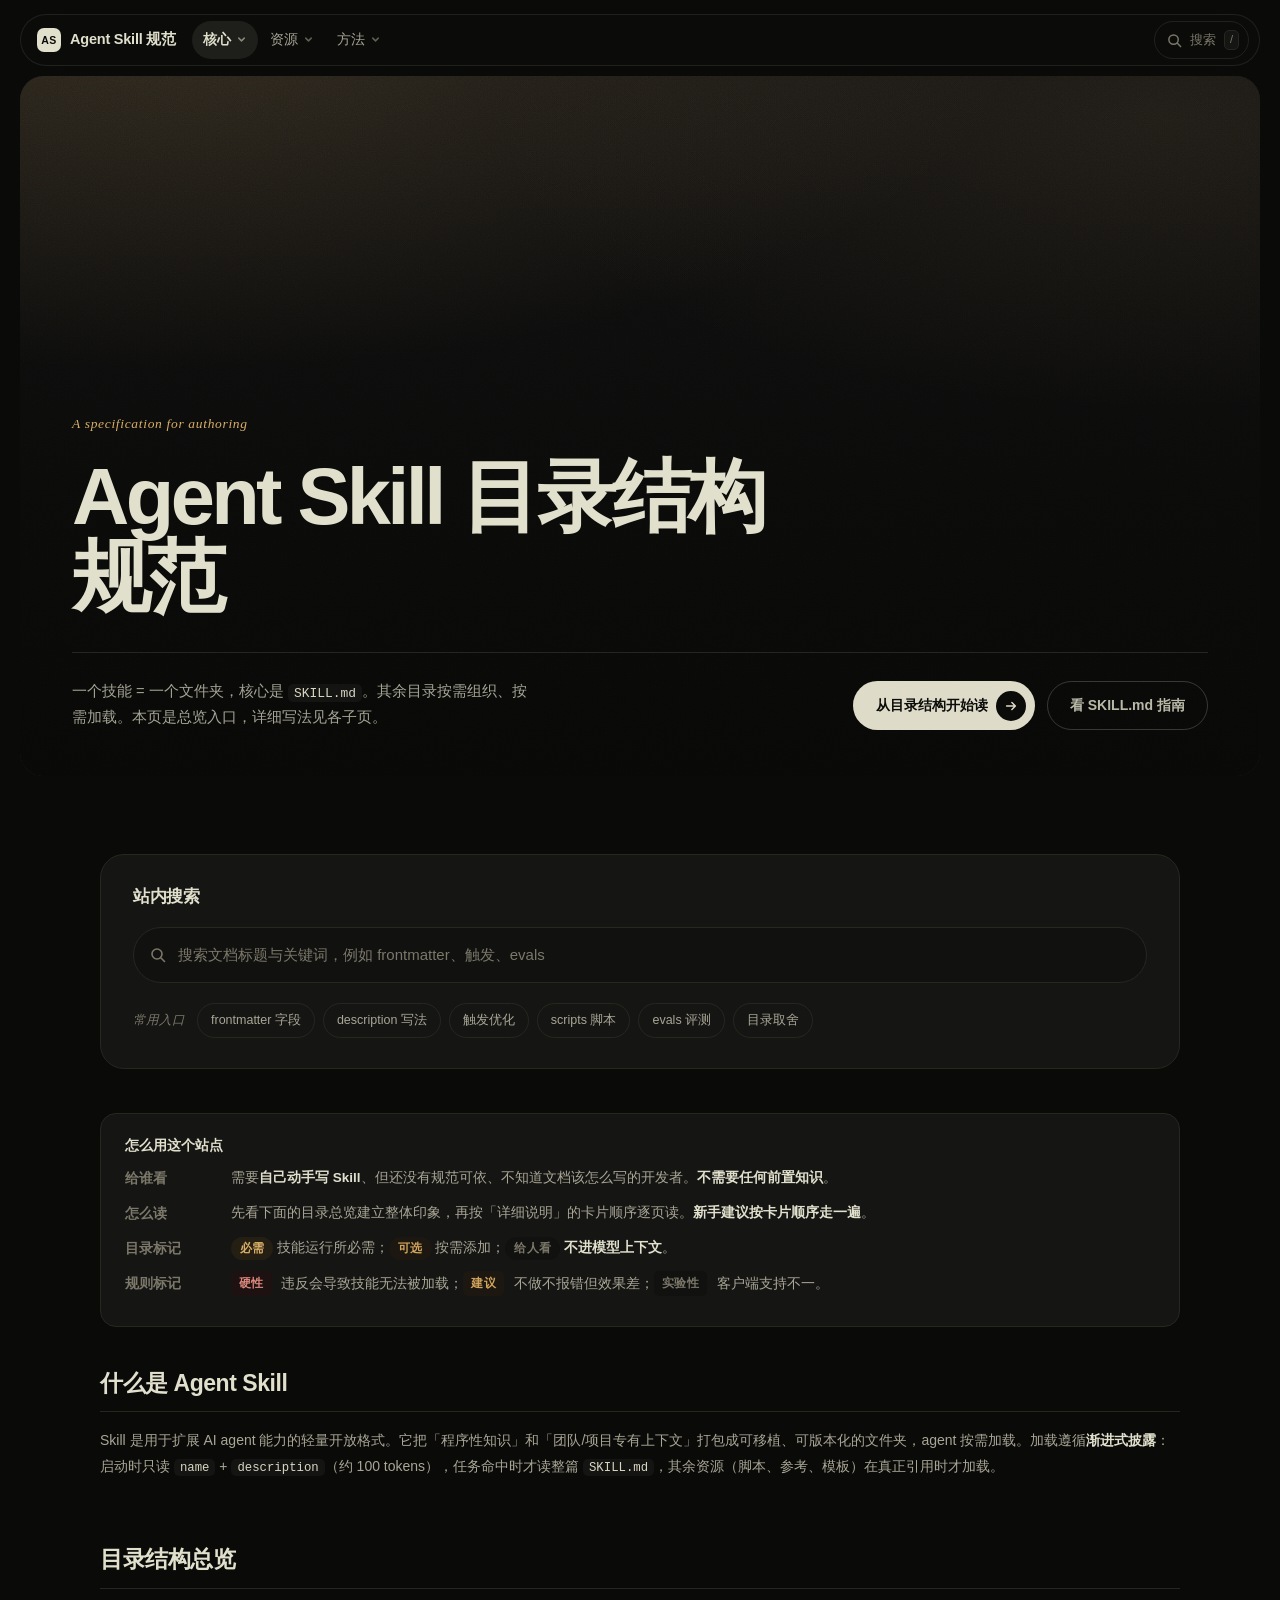
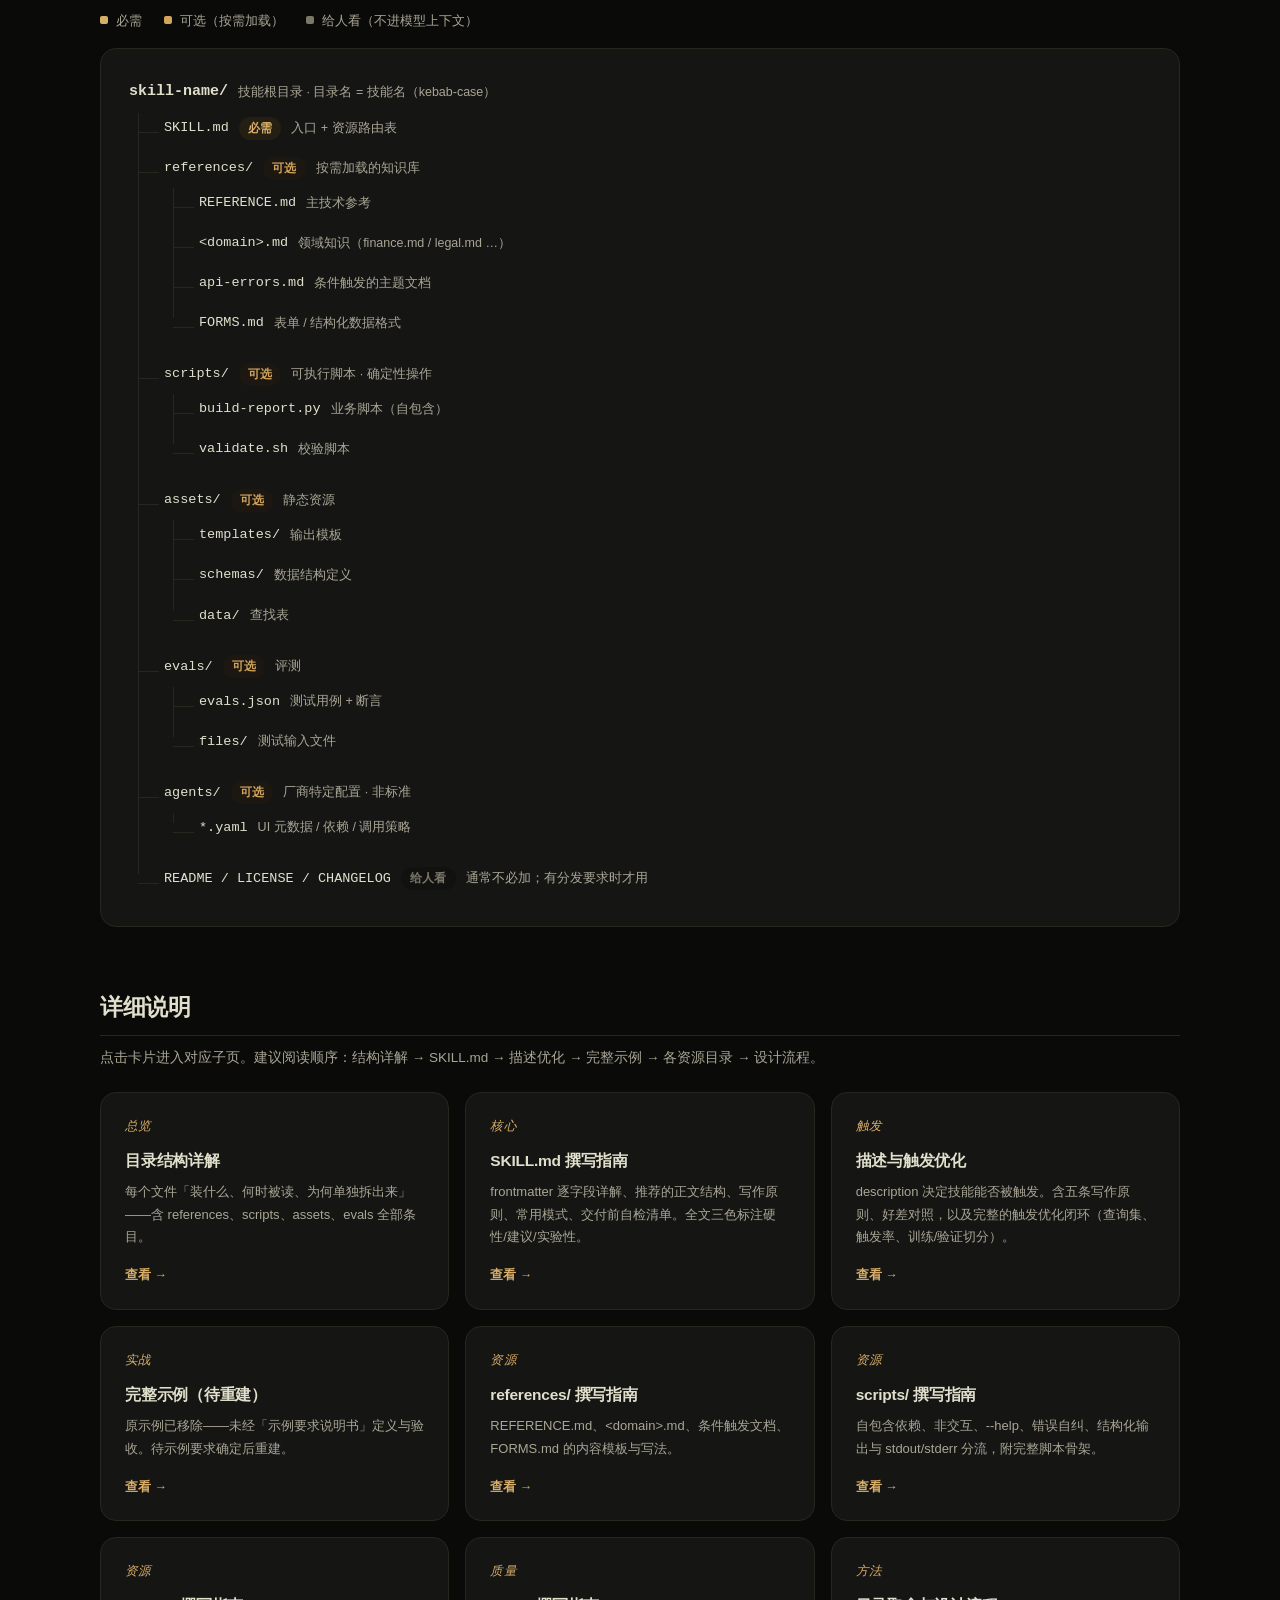
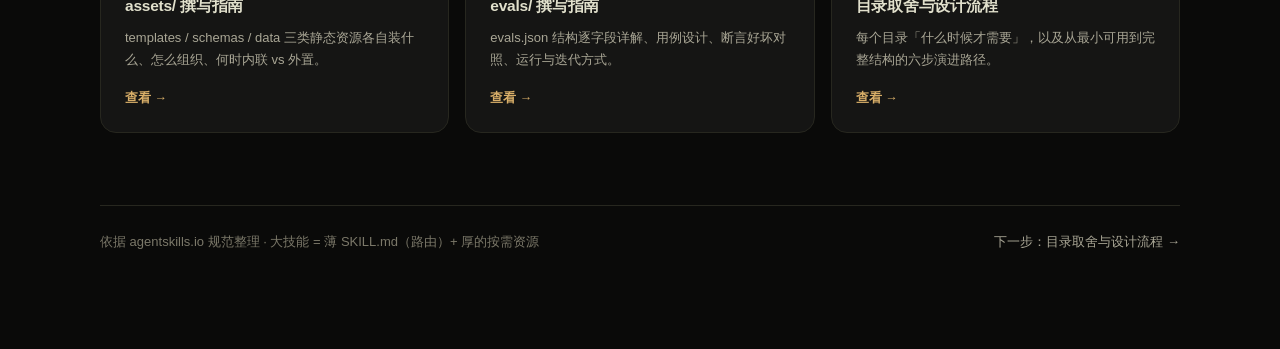
<file: index.html>
<!DOCTYPE html>
<html lang="zh-CN">
<head>
<meta charset="UTF-8">
<meta name="viewport" content="width=device-width, initial-scale=1">
<title>Agent Skill 目录结构规范</title>
<meta name="description" content="Agent Skill 撰写规范站点：目录结构、SKILL.md 写法、描述与触发、各资源目录与设计流程。">
<link rel="stylesheet" href="skill-spec.css">
</head>
<body class="theme-dark">

<header class="topbar" id="topbar">
  <div class="topbar-inner">
    <a class="brand" href="index.html">
      <span class="brand-mark" aria-hidden="true">AS</span>
      <span class="brand-text">Agent Skill 规范</span>
    </a>

    <nav class="topnav" id="topnav" aria-label="站点导航">
      <div class="navgroup active">
        <button class="navgroup-btn" type="button" aria-expanded="false">核心
          <svg width="11" height="11" viewBox="0 0 12 12" fill="none" aria-hidden="true"><path d="M3 4.5 6 7.5 9 4.5" stroke="currentColor" stroke-width="1.6" stroke-linecap="round" stroke-linejoin="round"/></svg>
        </button>
        <div class="navgroup-menu">
          <a href="index.html" class="active"><b>首页 · 总览</b><span>什么是 Agent Skill、渐进式加载与目录总览</span></a>
          <a href="structure-detail.html"><b>目录结构详解</b><span>每个文件装什么、何时被读、为何要单独拆出来</span></a>
          <a href="skill-md.html"><b>SKILL.md 撰写指南</b><span>frontmatter 逐字段详解、正文结构与写作原则</span></a>
          <a href="description.html"><b>描述与触发优化</b><span>description 决定触发；五条原则与优化闭环</span></a>
        </div>
      </div>
      <div class="navgroup">
        <button class="navgroup-btn" type="button" aria-expanded="false">资源
          <svg width="11" height="11" viewBox="0 0 12 12" fill="none" aria-hidden="true"><path d="M3 4.5 6 7.5 9 4.5" stroke="currentColor" stroke-width="1.6" stroke-linecap="round" stroke-linejoin="round"/></svg>
        </button>
        <div class="navgroup-menu">
          <a href="references.html"><b>references/ 撰写指南</b><span>主技术参考、领域知识、条件触发文档与 FORMS.md</span></a>
          <a href="scripts.html"><b>scripts/ 撰写指南</b><span>自包含依赖、非交互、错误自纠与 stdout/stderr 分流</span></a>
          <a href="assets.html"><b>assets/ 撰写指南</b><span>templates / schemas / data 三类静态资源</span></a>
          <a href="evals.html"><b>evals/ 撰写指南</b><span>evals.json 结构、用例设计、断言与判分迭代</span></a>
        </div>
      </div>
      <div class="navgroup">
        <button class="navgroup-btn" type="button" aria-expanded="false">方法
          <svg width="11" height="11" viewBox="0 0 12 12" fill="none" aria-hidden="true"><path d="M3 4.5 6 7.5 9 4.5" stroke="currentColor" stroke-width="1.6" stroke-linecap="round" stroke-linejoin="round"/></svg>
        </button>
        <div class="navgroup-menu">
          <a href="design.html"><b>目录取舍与设计流程</b><span>什么时候才需要哪个目录；六步演进路径</span></a>
          <a href="examples.html"><b>完整示例</b><span>真实技能从最小版长成完整版的全过程</span></a>
        </div>
      </div>
    </nav>

    <button class="search-btn" id="searchBtn" type="button" aria-label="站内搜索">
      <svg width="15" height="15" viewBox="0 0 16 16" fill="none" aria-hidden="true"><circle cx="7" cy="7" r="5" stroke="currentColor" stroke-width="1.6"/><path d="m11 11 3.5 3.5" stroke="currentColor" stroke-width="1.6" stroke-linecap="round"/></svg>
      <span class="search-btn-text">搜索</span>
      <kbd>/</kbd>
    </button>

    <button class="nav-toggle" id="navToggle" type="button" aria-label="展开导航" aria-expanded="false">
      <span></span><span></span><span></span>
    </button>
  </div>
</header>

<section class="hero">
  <div class="hero-card">
    <div class="hero-body">
      <p class="eyebrow">A specification for authoring</p>
      <h1>Agent Skill 目录结构规范</h1>
      <div class="hero-foot">
        <p class="sub">一个技能 = 一个文件夹，核心是 <code>SKILL.md</code>。其余目录按需组织、按需加载。本页是总览入口，详细写法见各子页。</p>
        <div class="hero-actions">
          <a class="btn primary" href="structure-detail.html">从目录结构开始读<span class="btn-dot" aria-hidden="true"><svg width="14" height="14" viewBox="0 0 16 16" fill="none"><path d="M3 8h10M9 4l4 4-4 4" stroke="currentColor" stroke-width="1.7" stroke-linecap="round" stroke-linejoin="round"/></svg></span></a>
          <a class="btn ghost" href="skill-md.html">看 SKILL.md 指南</a>
        </div>
      </div>
    </div>
  </div>
</section>

<div class="shell">
  <main class="content" id="content">
    <section class="search-block" id="searchBlock">
      <h2>站内搜索</h2>
      <div class="search-field">
        <svg width="16" height="16" viewBox="0 0 16 16" fill="none" aria-hidden="true"><circle cx="7" cy="7" r="5" stroke="currentColor" stroke-width="1.6"/><path d="m11 11 3.5 3.5" stroke="currentColor" stroke-width="1.6" stroke-linecap="round"/></svg>
        <input id="homeSearch" type="search" aria-label="站内搜索"
               placeholder="搜索文档标题与关键词，例如 frontmatter、触发、evals"
               autocomplete="off" spellcheck="false">
      </div>
      <div class="search-results" id="homeResults" hidden></div>
      <div class="quicktags">
        <span class="label">常用入口</span>
        <a class="tag-pill" href="#q=frontmatter">frontmatter 字段</a>
        <a class="tag-pill" href="#q=description">description 写法</a>
        <a class="tag-pill" href="#q=触发">触发优化</a>
        <a class="tag-pill" href="#q=脚本">scripts 脚本</a>
        <a class="tag-pill" href="#q=评测">evals 评测</a>
        <a class="tag-pill" href="#q=设计">目录取舍</a>
      </div>
    </section>

    <div class="card tight">
      <h4>怎么用这个站点</h4>
      <div class="fline"><b>给谁看</b><span>需要<b>自己动手写 Skill</b>、但还没有规范可依、不知道文档该怎么写的开发者。<b>不需要任何前置知识</b>。</span></div>
      <div class="fline"><b>怎么读</b><span>先看下面的目录总览建立整体印象，再按「详细说明」的卡片顺序逐页读。<b>新手建议按卡片顺序走一遍</b>。</span></div>
      <div class="fline"><b>目录标记</b><span><span class="badge req">必需</span> 技能运行所必需；<span class="badge opt">可选</span> 按需添加；<span class="badge hum">给人看</span> <b>不进模型上下文</b>。</span></div>
      <div class="fline"><b>规则标记</b><span><i class="mk hard">硬性</i> 违反会导致技能无法被加载；<i class="mk advice">建议</i> 不做不报错但效果差；<i class="mk exp">实验性</i> 客户端支持不一。</span></div>
    </div>

    <h2>什么是 Agent Skill</h2>
    <p class="muted">Skill 是用于扩展 AI agent 能力的轻量开放格式。它把「程序性知识」和「团队/项目专有上下文」打包成可移植、可版本化的文件夹，agent 按需加载。加载遵循<b>渐进式披露</b>：启动时只读 <code>name</code> + <code>description</code>（约 100 tokens），任务命中时才读整篇 <code>SKILL.md</code>，其余资源（脚本、参考、模板）在真正引用时才加载。</p>

    <h2>目录结构总览</h2>
    <div class="legend">
      <span><i class="dot req"></i>必需</span>
      <span><i class="dot opt"></i>可选（按需加载）</span>
      <span><i class="dot hum"></i>给人看（不进模型上下文）</span>
    </div>
    <div class="card">
      <ul class="tree">
        <li>
          <div class="row"><span class="nm root">skill-name/</span><span class="desc">技能根目录 · 目录名 = 技能名（kebab-case）</span></div>
          <ul>
            <li><div class="row"><span class="nm">SKILL.md</span><span class="badge req">必需</span><span class="desc">入口 + 资源路由表</span></div></li>
            <li>
              <div class="row"><span class="nm">references/</span><span class="badge opt">可选</span><span class="desc">按需加载的知识库</span></div>
              <ul>
                <li><div class="row"><span class="nm">REFERENCE.md</span><span class="desc">主技术参考</span></div></li>
                <li><div class="row"><span class="nm">&lt;domain&gt;.md</span><span class="desc">领域知识（finance.md / legal.md …）</span></div></li>
                <li><div class="row"><span class="nm">api-errors.md</span><span class="desc">条件触发的主题文档</span></div></li>
                <li><div class="row"><span class="nm">FORMS.md</span><span class="desc">表单 / 结构化数据格式</span></div></li>
              </ul>
            </li>
            <li>
              <div class="row"><span class="nm">scripts/</span><span class="badge opt">可选</span><span class="desc">可执行脚本 · 确定性操作</span></div>
              <ul>
                <li><div class="row"><span class="nm">build-report.py</span><span class="desc">业务脚本（自包含）</span></div></li>
                <li><div class="row"><span class="nm">validate.sh</span><span class="desc">校验脚本</span></div></li>
              </ul>
            </li>
            <li>
              <div class="row"><span class="nm">assets/</span><span class="badge opt">可选</span><span class="desc">静态资源</span></div>
              <ul>
                <li><div class="row"><span class="nm">templates/</span><span class="desc">输出模板</span></div></li>
                <li><div class="row"><span class="nm">schemas/</span><span class="desc">数据结构定义</span></div></li>
                <li><div class="row"><span class="nm">data/</span><span class="desc">查找表</span></div></li>
              </ul>
            </li>
            <li>
              <div class="row"><span class="nm">evals/</span><span class="badge opt">可选</span><span class="desc">评测</span></div>
              <ul>
                <li><div class="row"><span class="nm">evals.json</span><span class="desc">测试用例 + 断言</span></div></li>
                <li><div class="row"><span class="nm">files/</span><span class="desc">测试输入文件</span></div></li>
              </ul>
            </li>
            <li>
              <div class="row"><span class="nm">agents/</span><span class="badge opt">可选</span><span class="desc">厂商特定配置 · 非标准</span></div>
              <ul>
                <li><div class="row"><span class="nm">*.yaml</span><span class="desc">UI 元数据 / 依赖 / 调用策略</span></div></li>
              </ul>
            </li>
            <li><div class="row"><span class="nm">README / LICENSE / CHANGELOG</span><span class="badge hum">给人看</span><span class="desc">通常不必加；有分发要求时才用</span></div></li>
          </ul>
        </li>
      </ul>
    </div>

    <h2>详细说明</h2>
    <p class="h2sub">点击卡片进入对应子页。建议阅读顺序：结构详解 → SKILL.md → 描述优化 → 完整示例 → 各资源目录 → 设计流程。</p>
    <div class="cards">
      <a class="navcard" href="structure-detail.html">
        <span class="tag">总览</span>
        <h3>目录结构详解</h3>
        <p>每个文件「装什么、何时被读、为何单独拆出来」——含 references、scripts、assets、evals 全部条目。</p>
        <span class="go">查看 →</span>
      </a>
      <a class="navcard" href="skill-md.html">
        <span class="tag">核心</span>
        <h3>SKILL.md 撰写指南</h3>
        <p>frontmatter 逐字段详解、推荐的正文结构、写作原则、常用模式、交付前自检清单。全文三色标注硬性/建议/实验性。</p>
        <span class="go">查看 →</span>
      </a>
      <a class="navcard" href="description.html">
        <span class="tag">触发</span>
        <h3>描述与触发优化</h3>
        <p>description 决定技能能否被触发。含五条写作原则、好差对照，以及完整的触发优化闭环（查询集、触发率、训练/验证切分）。</p>
        <span class="go">查看 →</span>
      </a>
      <a class="navcard" href="examples.html">
        <span class="tag">实战</span>
        <h3>完整示例（待重建）</h3>
        <p>原示例已移除——未经「示例要求说明书」定义与验收。待示例要求确定后重建。</p>
        <span class="go">查看 →</span>
      </a>
      <a class="navcard" href="references.html">
        <span class="tag">资源</span>
        <h3>references/ 撰写指南</h3>
        <p>REFERENCE.md、&lt;domain&gt;.md、条件触发文档、FORMS.md 的内容模板与写法。</p>
        <span class="go">查看 →</span>
      </a>
      <a class="navcard" href="scripts.html">
        <span class="tag">资源</span>
        <h3>scripts/ 撰写指南</h3>
        <p>自包含依赖、非交互、--help、错误自纠、结构化输出与 stdout/stderr 分流，附完整脚本骨架。</p>
        <span class="go">查看 →</span>
      </a>
      <a class="navcard" href="assets.html">
        <span class="tag">资源</span>
        <h3>assets/ 撰写指南</h3>
        <p>templates / schemas / data 三类静态资源各自装什么、怎么组织、何时内联 vs 外置。</p>
        <span class="go">查看 →</span>
      </a>
      <a class="navcard" href="evals.html">
        <span class="tag">质量</span>
        <h3>evals/ 撰写指南</h3>
        <p>evals.json 结构逐字段详解、用例设计、断言好坏对照、运行与迭代方式。</p>
        <span class="go">查看 →</span>
      </a>
      <a class="navcard" href="design.html">
        <span class="tag">方法</span>
        <h3>目录取舍与设计流程</h3>
        <p>每个目录「什么时候才需要」，以及从最小可用到完整结构的六步演进路径。</p>
        <span class="go">查看 →</span>
      </a>
    </div>

    <footer>
      <span>依据 agentskills.io 规范整理 · 大技能 = 薄 SKILL.md（路由）+ 厚的按需资源</span>
      <span><a href="design.html">下一步：目录取舍与设计流程 →</a></span>
    </footer>
  </main>
</div>

<!-- 站内搜索面板（全站可用，索引见页内脚本） -->
<div class="palette" id="palette" hidden>
  <div class="palette-mask" data-close></div>
  <div class="palette-box" role="dialog" aria-modal="true" aria-label="站内搜索">
    <div class="palette-head">
      <svg width="15" height="15" viewBox="0 0 16 16" fill="none" aria-hidden="true"><circle cx="7" cy="7" r="5" stroke="currentColor" stroke-width="1.6"/><path d="m11 11 3.5 3.5" stroke="currentColor" stroke-width="1.6" stroke-linecap="round"/></svg>
      <input id="paletteInput" type="search" placeholder="搜索文档标题、关键词…" autocomplete="off" spellcheck="false">
      <button class="palette-esc" type="button" data-close>Esc</button>
    </div>
    <div class="palette-body" id="paletteBody"></div>
    <div class="palette-foot">↑↓ 选择 · Enter 打开 · Esc 关闭</div>
  </div>
</div>

<!-- 回到顶部 -->
<button class="to-top" id="toTop" type="button" aria-label="回到顶部" hidden>
  <svg width="16" height="16" viewBox="0 0 16 16" fill="none" aria-hidden="true"><path d="M8 13V3.5M8 3.5 4 7.5M8 3.5l4 4" stroke="currentColor" stroke-width="1.7" stroke-linecap="round" stroke-linejoin="round"/></svg>
</button>

<script>
/* ==========================================================================
   全站交互脚本（内联在各页，保证单页可独立打开）
   1 顶部导航滚动阴影 · 2 移动端导航 · 3 分组下拉 · 4 侧边目录（生成/折叠/高亮）
   5 代码块复制 · 6 回到顶部 · 7 站内搜索（面板 + 首页搜索区）
   ========================================================================== */
(function () {
  'use strict';

  var $  = function (s, r) { return (r || document).querySelector(s); };
  var $$ = function (s, r) { return Array.prototype.slice.call((r || document).querySelectorAll(s)); };

  /* ---------- 站内搜索索引（与 README 的页面清单保持同步） ---------- */
  var SEARCH_INDEX = [
    { t: '首页 · 总览',            u: 'index.html',            d: '什么是 Agent Skill、渐进式加载、目录结构总览',   k: '首页 总览 渐进式披露 目录结构' },
    { t: '目录结构详解',            u: 'structure-detail.html', d: '每个文件装什么、何时被读、为何要单独拆出来',       k: '目录 结构 详解 references scripts assets evals agents' },
    { t: 'SKILL.md 撰写指南',       u: 'skill-md.html',         d: 'frontmatter 逐字段详解、正文结构与写作原则',       k: 'skill.md frontmatter name description license compatibility metadata allowed-tools 正文结构' },
    { t: '描述与触发优化',          u: 'description.html',      d: 'description 决定触发；五条原则与触发优化闭环',      k: 'description 描述 触发 优化 查询集 触发率 验证集' },
    { t: 'references/ 撰写指南',    u: 'references.html',       d: '主技术参考、领域知识、条件触发文档与 FORMS.md',     k: 'references reference.md domain forms 领域 参考 条件触发' },
    { t: 'scripts/ 撰写指南',       u: 'scripts.html',          d: '自包含依赖、非交互、错误自纠与 stdout/stderr 分流', k: 'scripts 脚本 自包含 非交互 help 退出码 dry-run stdout stderr' },
    { t: 'assets/ 撰写指南',        u: 'assets.html',           d: 'templates / schemas / data 三类静态资源',          k: 'assets templates schemas data 模板 查找表 数据结构' },
    { t: 'evals/ 撰写指南',         u: 'evals.html',            d: 'evals.json 结构、用例设计、断言与判分迭代',         k: 'evals 评测 断言 用例 判分 迭代' },
    { t: '目录取舍与设计流程',      u: 'design.html',           d: '什么时候才需要哪个目录；六步演进路径',             k: '设计 流程 取舍 演进 决策 最小可用' },
    { t: '完整示例',                u: 'examples.html',         d: '真实技能从最小版长成完整版的全过程（待重建）',       k: '示例 example 实战 演进' }
  ];

  /* ---------- 1 / 6. 顶部导航阴影 + 回到顶部显隐 ---------- */
  var topbar = $('#topbar');
  var toTop = $('#toTop');

  function syncTopbar() {
    if (topbar) topbar.classList.toggle('scrolled', window.scrollY > 8);
  }
  function syncToTop() {
    if (toTop) toTop.hidden = window.scrollY <= 420;
  }
  if (toTop) {
    toTop.addEventListener('click', function () {
      window.scrollTo({ top: 0, behavior: 'smooth' });
    });
  }

  var ticking = false;
  window.addEventListener('scroll', function () {
    if (ticking) return;
    ticking = true;
    window.requestAnimationFrame(function () {
      syncTopbar(); syncToTop(); syncSpy();
      ticking = false;
    });
  }, { passive: true });

  /* ---------- 2. 移动端导航抽屉 ---------- */
  var navToggle = $('#navToggle');
  var topnav = $('#topnav');
  if (navToggle && topnav) {
    navToggle.addEventListener('click', function () {
      var open = topnav.classList.toggle('open');
      navToggle.classList.toggle('is-open', open);
      navToggle.setAttribute('aria-expanded', open ? 'true' : 'false');
    });
  }

  /* ---------- 3. 分组下拉（点击切换；桌面悬停由 CSS 负责） ---------- */
  function closeGroups() {
    $$('.navgroup.open').forEach(function (g) {
      g.classList.remove('open');
      var b = $('.navgroup-btn', g);
      if (b) b.setAttribute('aria-expanded', 'false');
    });
  }
  $$('.navgroup-btn').forEach(function (btn) {
    btn.addEventListener('click', function (e) {
      e.preventDefault();
      e.stopPropagation();
      var group = btn.parentNode;
      var willOpen = !group.classList.contains('open');
      closeGroups();
      if (willOpen) {
        group.classList.add('open');
        btn.setAttribute('aria-expanded', 'true');
      }
    });
  });
  document.addEventListener('click', closeGroups);

  /* ---------- 4. 侧边目录 ---------- */
  var content = $('#content');
  var tocBox = $('#toc');
  var sidebar = $('#sidebar');
  var sidebarHead = $('#sidebarHead');
  var spyItems = [];

  if (sidebarHead && sidebar) {
    var toggleSidebar = function () {
      var open = sidebar.classList.toggle('open');
      sidebarHead.setAttribute('aria-expanded', open ? 'true' : 'false');
    };
    sidebarHead.addEventListener('click', toggleSidebar);
    sidebarHead.addEventListener('keydown', function (e) {
      if (e.key === 'Enter' || e.key === ' ') { e.preventDefault(); toggleSidebar(); }
    });
  }

  if (content && tocBox) {
    /* 4.1 收集章节：h2 与 .dirblock 为一级，其间的 h3 为二级 */
    var groups = [];
    var cursor = null;
    $$('h2, h3, .dirblock', content).forEach(function (node) {
      if (node.classList.contains('dirblock')) {
        var nm = $('.dirtitle .nm', node);
        groups.push({ el: node, label: nm ? nm.textContent.trim() : '目录', kids: [] });
        cursor = null;
      } else if (node.tagName === 'H2') {
        cursor = { el: node, label: node.textContent.trim(), kids: [] };
        groups.push(cursor);
      } else if (node.tagName === 'H3' && cursor) {
        cursor.kids.push({ el: node, label: node.textContent.trim() });
      }
    });

    /* 4.2 渲染目录 */
    var seq = 0;
    groups.forEach(function (g) {
      if (!g.el.id) g.el.id = 'sec-' + (++seq);

      var item = document.createElement('div');
      item.className = 'toc-item';
      var row = document.createElement('div');
      row.className = 'toc-row';

      var link = document.createElement('a');
      link.className = 'toc-link';
      link.href = '#' + g.el.id;
      link.textContent = g.label;
      link.title = g.label;
      row.appendChild(link);
      spyItems.push({ el: g.el, link: link });

      item.appendChild(row);

      if (g.kids.length) {
        var caret = document.createElement('button');
        caret.type = 'button';
        caret.className = 'toc-caret';
        caret.setAttribute('aria-label', '折叠或展开本节');
        caret.setAttribute('aria-expanded', 'true');
        caret.innerHTML = '<svg width="11" height="11" viewBox="0 0 12 12" fill="none"><path d="M3 4.5 6 7.5 9 4.5" stroke="currentColor" stroke-width="1.6" stroke-linecap="round" stroke-linejoin="round"/></svg>';
        row.appendChild(caret);

        var sub = document.createElement('div');
        sub.className = 'toc-sub';
        g.kids.forEach(function (k) {
          if (!k.el.id) k.el.id = 'sec-' + (++seq);
          var ka = document.createElement('a');
          ka.className = 'toc-link toc-link-sub';
          ka.href = '#' + k.el.id;
          ka.textContent = k.label;
          ka.title = k.label;
          sub.appendChild(ka);
          spyItems.push({ el: k.el, link: ka });
        });
        item.appendChild(sub);

        caret.addEventListener('click', function (e) {
          e.preventDefault();
          e.stopPropagation();
          var collapsed = item.classList.toggle('collapsed');
          caret.setAttribute('aria-expanded', collapsed ? 'false' : 'true');
        });
      }

      tocBox.appendChild(item);
    });

    /* 4.3 移动端点击目录项后收起面板 */
    tocBox.addEventListener('click', function (e) {
      if (e.target.closest('.toc-caret')) return;
      if (window.innerWidth <= 1024 && sidebar) sidebar.classList.remove('open');
    });

    /* 4.4 本页无小节时隐藏侧栏，正文单栏居中 */
    if (!groups.length) {
      var layout = sidebar ? sidebar.parentNode : null;
      if (sidebar) sidebar.hidden = true;
      if (layout) layout.classList.add('no-sidebar');
    }
  }

  /* 滚动高亮当前章节 */
  function syncSpy() {
    if (!spyItems.length) return;

    var line = window.scrollY + 140;
    var active = spyItems[0];
    for (var i = 0; i < spyItems.length; i++) {
      var top = spyItems[i].el.getBoundingClientRect().top + window.scrollY;
      if (top <= line) active = spyItems[i];
    }
    if (active.link.classList.contains('active')) return;

    spyItems.forEach(function (it) { it.link.classList.toggle('active', it === active); });

    var item = active.link.parentNode;
    if (item && item.classList.contains('collapsed')) item.classList.remove('collapsed');

    /* 让当前项保持在目录可视区内 */
    if (tocBox && tocBox.clientHeight > 60 && tocBox.scrollHeight > tocBox.clientHeight + 4) {
      var lr = active.link.getBoundingClientRect();
      var cr = tocBox.getBoundingClientRect();
      var pad = 44;
      if (lr.top < cr.top + pad) tocBox.scrollTop -= (cr.top + pad - lr.top);
      else if (lr.bottom > cr.bottom - pad) tocBox.scrollTop += (lr.bottom - cr.bottom + pad);
    }
  }

  /* ---------- 5. 代码块复制按钮 ---------- */
  $$('pre').forEach(function (pre) {
    if (pre.parentNode && pre.parentNode.classList && pre.parentNode.classList.contains('code-block')) return;

    var box = document.createElement('div');
    box.className = 'code-block';
    pre.parentNode.insertBefore(box, pre);
    box.appendChild(pre);

    var btn = document.createElement('button');
    btn.type = 'button';
    btn.className = 'code-copy';
    btn.textContent = '复制';
    btn.addEventListener('click', function () {
      var text = pre.innerText;
      var done = function () {
        btn.textContent = '已复制';
        window.setTimeout(function () { btn.textContent = '复制'; }, 1600);
      };
      var fallback = function () {
        var ta = document.createElement('textarea');
        ta.value = text;
        ta.setAttribute('readonly', '');
        ta.style.position = 'fixed';
        ta.style.top = '-1000px';
        document.body.appendChild(ta);
        ta.select();
        try { document.execCommand('copy'); done(); } catch (err) { /* 忽略 */ }
        document.body.removeChild(ta);
      };
      if (navigator.clipboard && navigator.clipboard.writeText) {
        navigator.clipboard.writeText(text).then(done, fallback);
      } else {
        fallback();
      }
    });
    box.appendChild(btn);
  });

  /* ---------- 7. 站内搜索 ---------- */
  function escapeHtml(s) {
    return String(s).replace(/[&<>"']/g, function (c) {
      return { '&': '&amp;', '<': '&lt;', '>': '&gt;', '"': '&quot;', "'": '&#39;' }[c];
    });
  }
  function highlight(text, q) {
    if (!q) return escapeHtml(text);
    var i = text.toLowerCase().indexOf(q.toLowerCase());
    if (i < 0) return escapeHtml(text);
    return escapeHtml(text.slice(0, i)) + '<mark>' + escapeHtml(text.slice(i, i + q.length)) +
           '</mark>' + escapeHtml(text.slice(i + q.length));
  }
  function search(q) {
    q = (q || '').trim();
    if (!q) return SEARCH_INDEX.slice();
    var lower = q.toLowerCase();
    return SEARCH_INDEX.filter(function (item) {
      return (item.t + ' ' + item.d + ' ' + item.k).toLowerCase().indexOf(lower) >= 0;
    });
  }

  var palette = $('#palette');
  var paletteInput = $('#paletteInput');
  var paletteBody = $('#paletteBody');
  var searchBtn = $('#searchBtn');
  var activeIdx = -1;

  function renderPalette(q) {
    if (!paletteBody) return;
    activeIdx = -1;
    var list = search(q);
    if (!list.length) {
      paletteBody.innerHTML = '<div class="palette-empty">没有匹配的文档，试试「frontmatter」「触发」「evals」</div>';
      return;
    }
    paletteBody.innerHTML = list.map(function (item) {
      return '<a class="palette-item" href="' + item.u + '">' +
             '<b>' + highlight(item.t, q) + '</b><span>' + highlight(item.d, q) + '</span></a>';
    }).join('');
  }

  function moveActive(step) {
    if (!paletteBody) return;
    var items = $$('.palette-item', paletteBody);
    if (!items.length) return;
    var idx = activeIdx + step;
    if (idx < 0) idx = items.length - 1;
    if (idx >= items.length) idx = 0;
    activeIdx = idx;
    items.forEach(function (el, i) { el.classList.toggle('is-active', i === idx); });

    var pr = items[idx].getBoundingClientRect();
    var br = paletteBody.getBoundingClientRect();
    if (pr.top < br.top) paletteBody.scrollTop -= (br.top - pr.top);
    else if (pr.bottom > br.bottom) paletteBody.scrollTop += (pr.bottom - br.bottom);
  }

  function openPalette() {
    if (!palette) return;
    palette.hidden = false;
    document.body.style.overflow = 'hidden';
    if (paletteInput) { paletteInput.value = ''; }
    renderPalette('');
    if (paletteInput) paletteInput.focus();
  }
  function closePalette() {
    if (!palette) return;
    palette.hidden = true;
    document.body.style.overflow = '';
  }

  if (searchBtn) searchBtn.addEventListener('click', openPalette);
  if (palette) {
    palette.addEventListener('click', function (e) {
      if (e.target.closest('[data-close]')) closePalette();
    });
  }
  if (paletteInput) {
    paletteInput.addEventListener('input', function () { renderPalette(paletteInput.value); });
    paletteInput.addEventListener('keydown', function (e) {
      if (e.key === 'ArrowDown') { e.preventDefault(); moveActive(1); }
      else if (e.key === 'ArrowUp') { e.preventDefault(); moveActive(-1); }
      else if (e.key === 'Enter') {
        var items = $$('.palette-item', paletteBody);
        var target = items[activeIdx >= 0 ? activeIdx : 0];
        if (target) { e.preventDefault(); window.location.href = target.getAttribute('href'); }
      }
    });
  }
  document.addEventListener('keydown', function (e) {
    if (e.key === 'Escape' && palette && !palette.hidden) { closePalette(); return; }
    if (e.key === '/' && palette && palette.hidden) {
      var tag = (e.target.tagName || '').toLowerCase();
      if (tag === 'input' || tag === 'textarea' || e.target.isContentEditable) return;
      e.preventDefault();
      openPalette();
    }
  });

  /* 首页搜索区（仅首页存在） */
  var homeInput = $('#homeSearch');
  var homeResults = $('#homeResults');
  if (homeInput && homeResults) {
    var renderHome = function () {
      var q = homeInput.value.trim();
      if (!q) { homeResults.hidden = true; homeResults.innerHTML = ''; return; }
      var list = search(q);
      homeResults.hidden = false;
      homeResults.innerHTML = list.length
        ? list.map(function (item) {
            return '<a class="search-result" href="' + item.u + '"><b>' + highlight(item.t, q) +
                   '</b><span>' + highlight(item.d, q) + '</span></a>';
          }).join('')
        : '<div class="search-empty">没有匹配的文档，试试「frontmatter」「触发」「evals」</div>';
    };
    homeInput.addEventListener('input', renderHome);
    homeInput.addEventListener('keydown', function (e) {
      if (e.key === 'Enter') {
        var first = $('.search-result', homeResults);
        if (first) { e.preventDefault(); window.location.href = first.getAttribute('href'); }
      }
    });

    /* 快捷标签：index.html#q=关键词 直接预填并出结果 */
    var applyHash = function () {
      var h = window.location.hash;
      if (h.indexOf('#q=') !== 0) return;
      homeInput.value = decodeURIComponent(h.slice(3));
      renderHome();
      var block = $('#searchBlock');
      if (block) block.scrollIntoView({ behavior: 'smooth', block: 'start' });
    };
    window.addEventListener('hashchange', applyHash);
    applyHash();
  }

  /* ---------- 8. 滚动显现 ---------- */
  var reduceMotion = window.matchMedia &&
    window.matchMedia('(prefers-reduced-motion: reduce)').matches;

  if (!reduceMotion && 'IntersectionObserver' in window) {
    var revealTargets = $$('.card, .dirblock, .navcard, .search-block');
    revealTargets.forEach(function (el, i) {
      el.classList.add('reveal');
      el.style.transitionDelay = (i % 3) * 70 + 'ms';
    });
    var io = new IntersectionObserver(function (entries) {
      entries.forEach(function (entry) {
        if (entry.isIntersecting) {
          entry.target.classList.add('is-in');
          io.unobserve(entry.target);
        }
      });
    }, { rootMargin: '0px 0px -6% 0px', threshold: 0.03 });
    revealTargets.forEach(function (el) { io.observe(el); });
  }

  /* ---------- 初始化 ---------- */
  syncTopbar();
  syncToTop();
  syncSpy();
  window.addEventListener('load', syncSpy);
})();
</script>
</body>
</html>
</file>
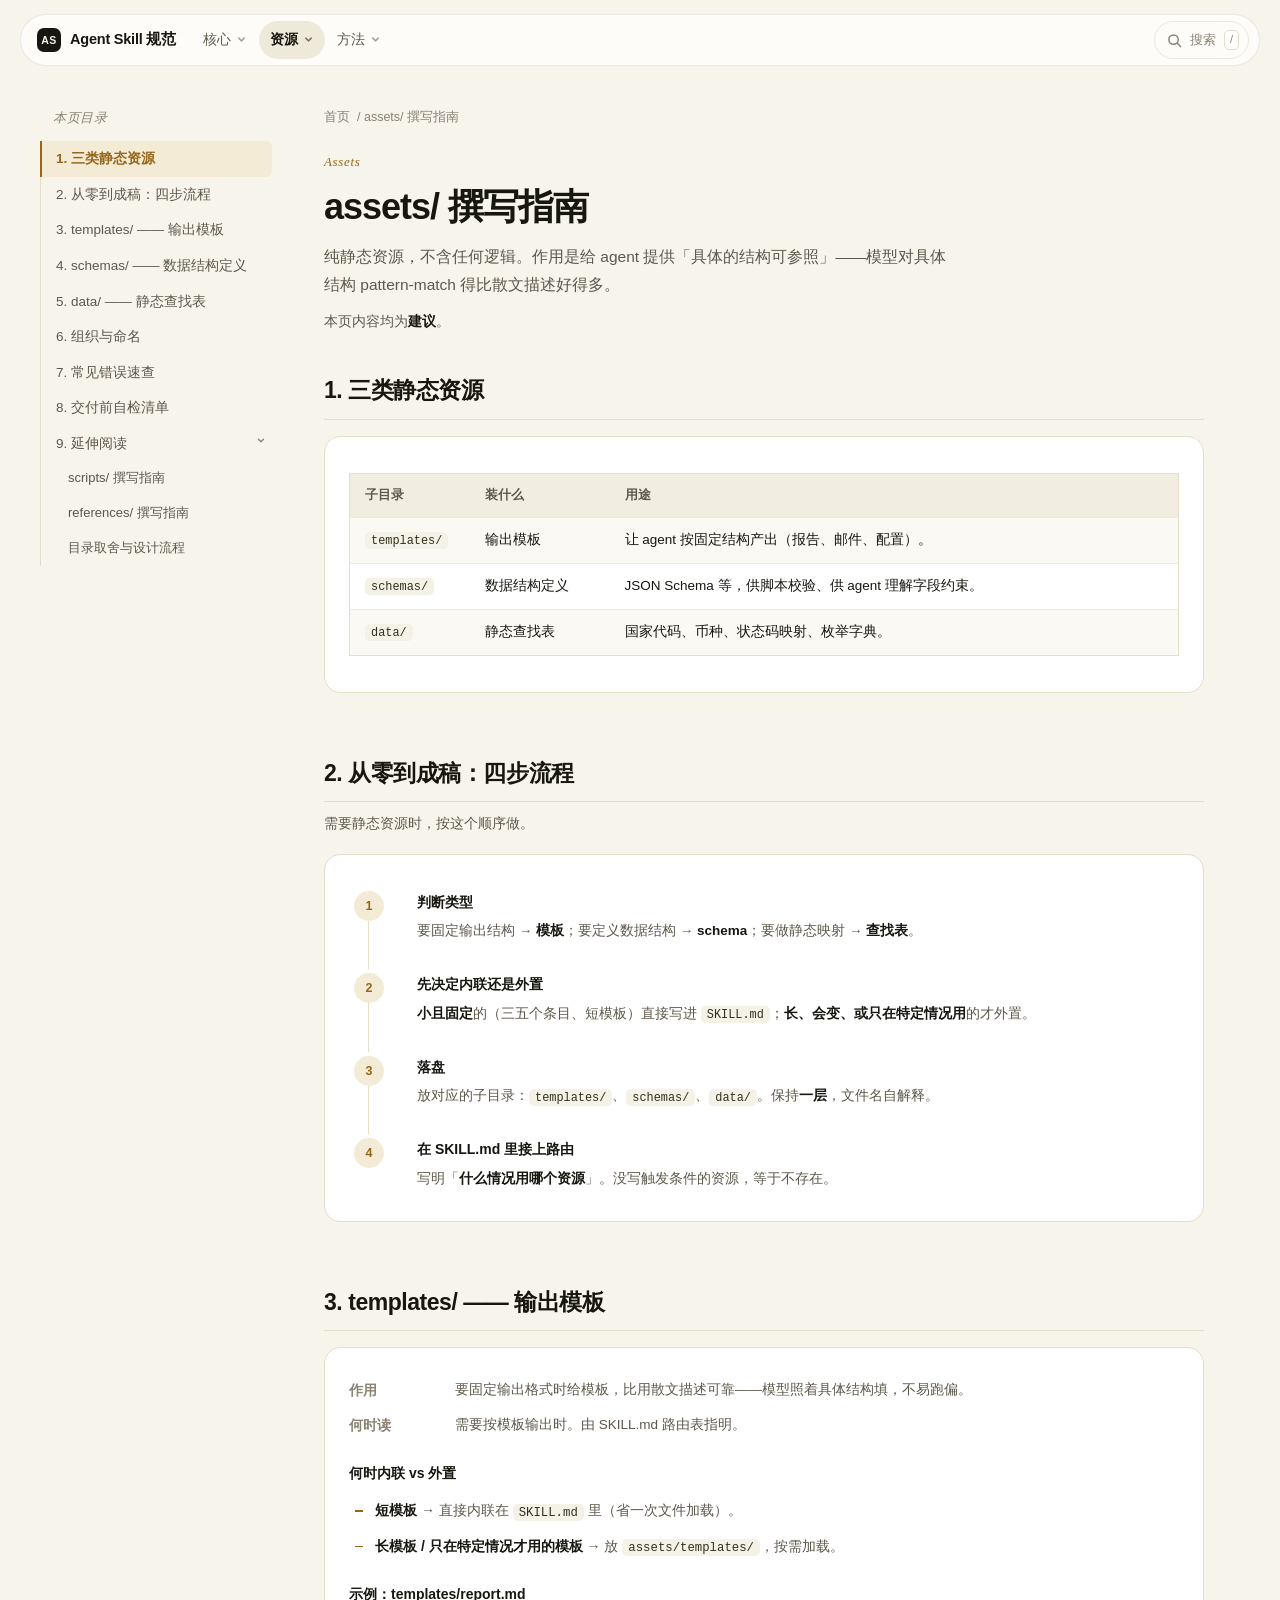
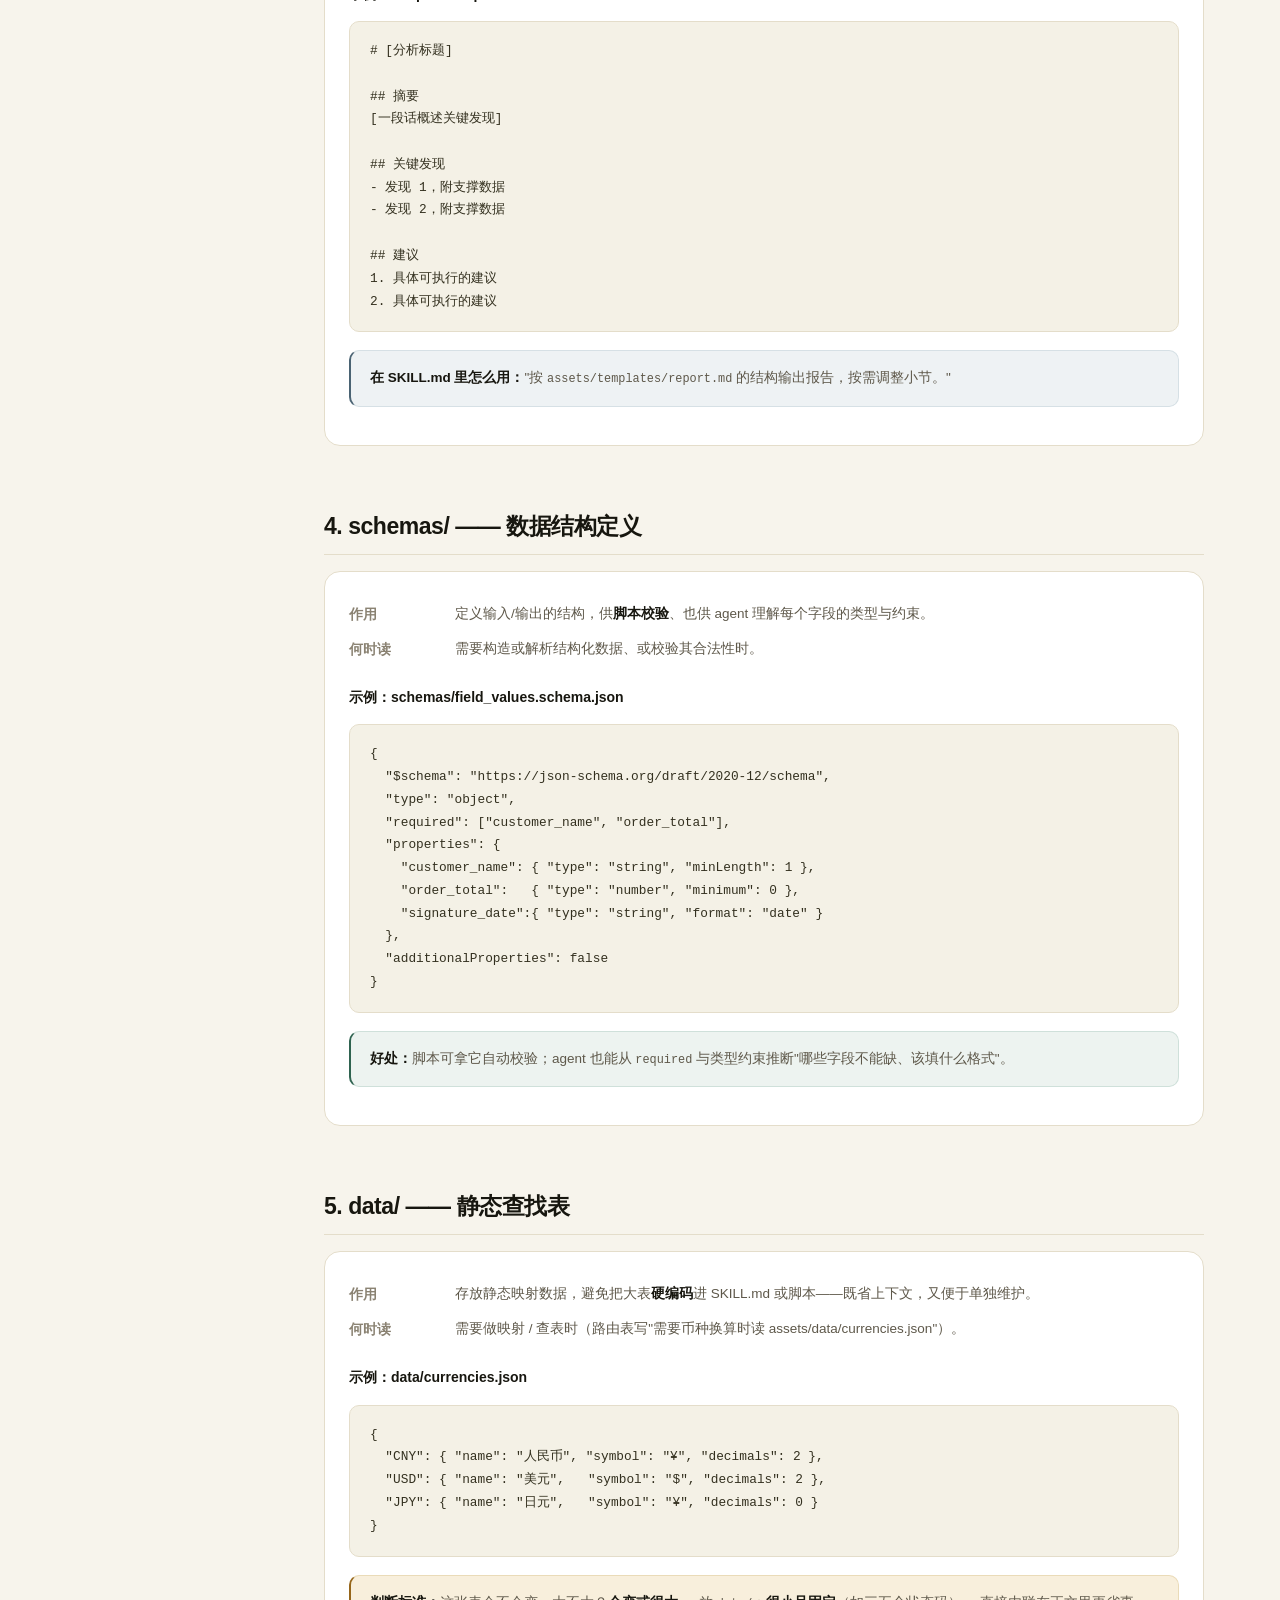
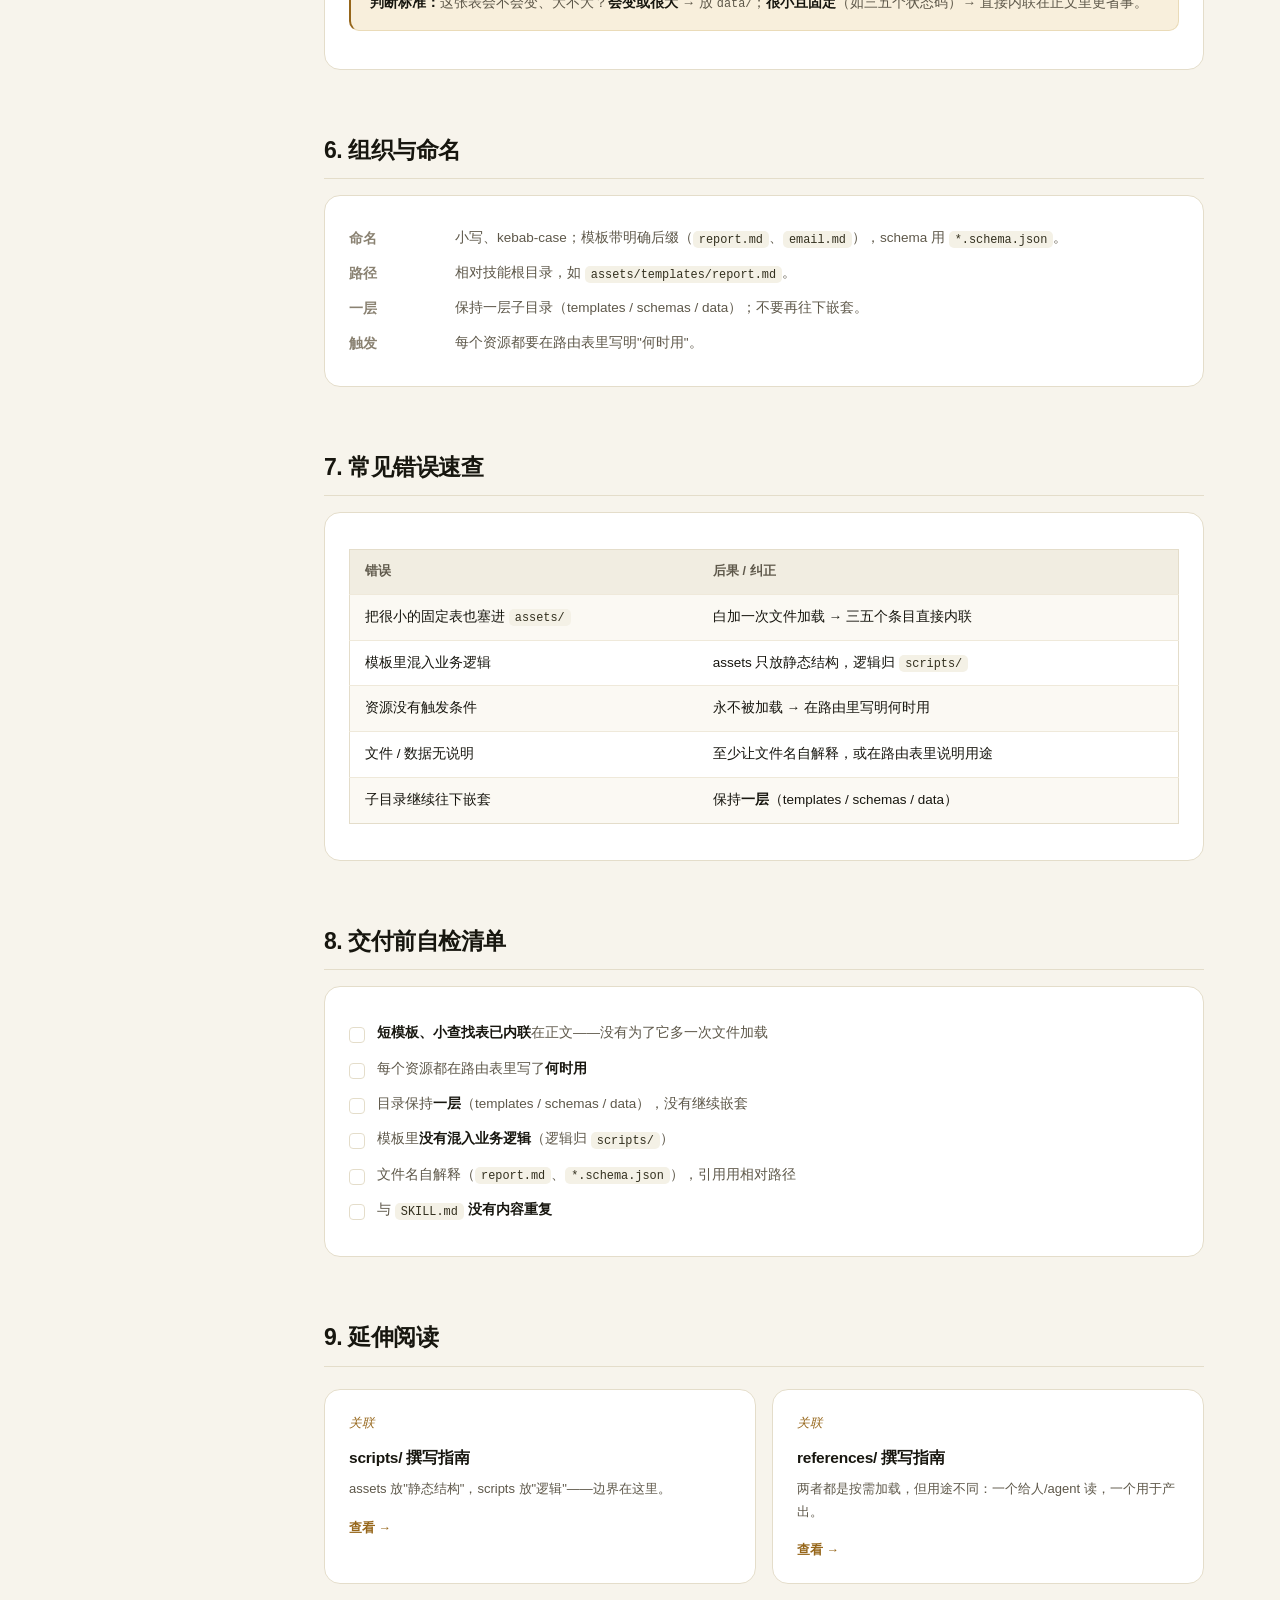
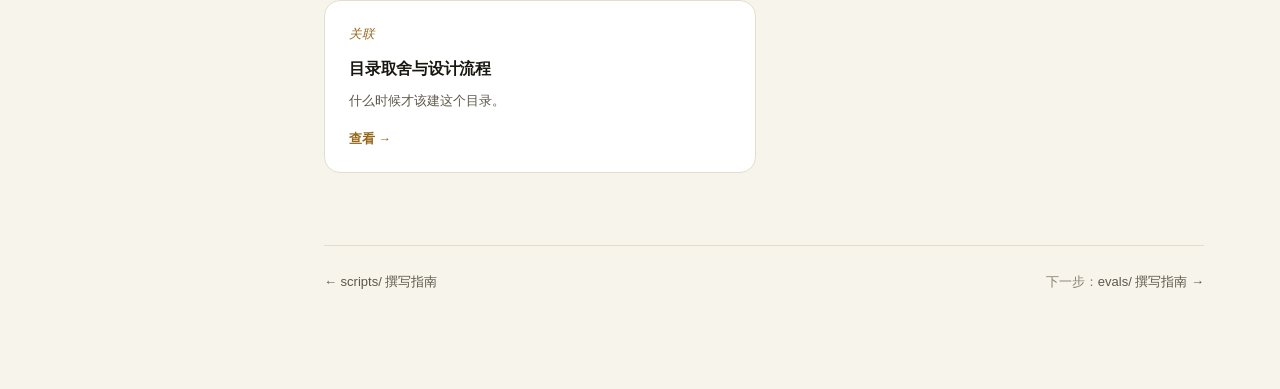
<file: assets.html>
<!DOCTYPE html>
<html lang="zh-CN">
<head>
<meta charset="UTF-8">
<meta name="viewport" content="width=device-width, initial-scale=1">
<title>assets/ 撰写指南 · Agent Skill 规范</title>
<meta name="description" content="assets/ 撰写指南：templates / schemas / data 三类静态资源。">
<link rel="stylesheet" href="skill-spec.css">
</head>
<body>

<header class="topbar" id="topbar">
  <div class="topbar-inner">
    <a class="brand" href="index.html">
      <span class="brand-mark" aria-hidden="true">AS</span>
      <span class="brand-text">Agent Skill 规范</span>
    </a>

    <nav class="topnav" id="topnav" aria-label="站点导航">
      <div class="navgroup">
        <button class="navgroup-btn" type="button" aria-expanded="false">核心
          <svg width="11" height="11" viewBox="0 0 12 12" fill="none" aria-hidden="true"><path d="M3 4.5 6 7.5 9 4.5" stroke="currentColor" stroke-width="1.6" stroke-linecap="round" stroke-linejoin="round"/></svg>
        </button>
        <div class="navgroup-menu">
          <a href="index.html"><b>首页 · 总览</b><span>什么是 Agent Skill、渐进式加载与目录总览</span></a>
          <a href="structure-detail.html"><b>目录结构详解</b><span>每个文件装什么、何时被读、为何要单独拆出来</span></a>
          <a href="skill-md.html"><b>SKILL.md 撰写指南</b><span>frontmatter 逐字段详解、正文结构与写作原则</span></a>
          <a href="description.html"><b>描述与触发优化</b><span>description 决定触发；五条原则与优化闭环</span></a>
        </div>
      </div>
      <div class="navgroup active">
        <button class="navgroup-btn" type="button" aria-expanded="false">资源
          <svg width="11" height="11" viewBox="0 0 12 12" fill="none" aria-hidden="true"><path d="M3 4.5 6 7.5 9 4.5" stroke="currentColor" stroke-width="1.6" stroke-linecap="round" stroke-linejoin="round"/></svg>
        </button>
        <div class="navgroup-menu">
          <a href="references.html"><b>references/ 撰写指南</b><span>主技术参考、领域知识、条件触发文档与 FORMS.md</span></a>
          <a href="scripts.html"><b>scripts/ 撰写指南</b><span>自包含依赖、非交互、错误自纠与 stdout/stderr 分流</span></a>
          <a href="assets.html" class="active"><b>assets/ 撰写指南</b><span>templates / schemas / data 三类静态资源</span></a>
          <a href="evals.html"><b>evals/ 撰写指南</b><span>evals.json 结构、用例设计、断言与判分迭代</span></a>
        </div>
      </div>
      <div class="navgroup">
        <button class="navgroup-btn" type="button" aria-expanded="false">方法
          <svg width="11" height="11" viewBox="0 0 12 12" fill="none" aria-hidden="true"><path d="M3 4.5 6 7.5 9 4.5" stroke="currentColor" stroke-width="1.6" stroke-linecap="round" stroke-linejoin="round"/></svg>
        </button>
        <div class="navgroup-menu">
          <a href="design.html"><b>目录取舍与设计流程</b><span>什么时候才需要哪个目录；六步演进路径</span></a>
          <a href="examples.html"><b>完整示例</b><span>真实技能从最小版长成完整版的全过程</span></a>
        </div>
      </div>
    </nav>

    <button class="search-btn" id="searchBtn" type="button" aria-label="站内搜索">
      <svg width="15" height="15" viewBox="0 0 16 16" fill="none" aria-hidden="true"><circle cx="7" cy="7" r="5" stroke="currentColor" stroke-width="1.6"/><path d="m11 11 3.5 3.5" stroke="currentColor" stroke-width="1.6" stroke-linecap="round"/></svg>
      <span class="search-btn-text">搜索</span>
      <kbd>/</kbd>
    </button>

    <button class="nav-toggle" id="navToggle" type="button" aria-label="展开导航" aria-expanded="false">
      <span></span><span></span><span></span>
    </button>
  </div>
</header>

<div class="shell">
  <div class="layout">

    <aside class="sidebar" id="sidebar">
      <div class="sidebar-head" id="sidebarHead" role="button" tabindex="0" aria-expanded="false">
        <span>本页目录</span>
        <span class="sidebar-toggle" aria-hidden="true">
          <svg width="12" height="12" viewBox="0 0 12 12" fill="none"><path d="M3 4.5 6 7.5 9 4.5" stroke="currentColor" stroke-width="1.6" stroke-linecap="round" stroke-linejoin="round"/></svg>
        </span>
      </div>
      <nav class="toc" id="toc" aria-label="本页目录"></nav>
    </aside>

    <main class="content" id="content">

  <div class="crumb"><a href="index.html">首页</a> / assets/ 撰写指南</div>
  <p class="eyebrow">Assets</p>
  <h1>assets/ 撰写指南</h1>
  <p class="sub">纯静态资源，不含任何逻辑。作用是给 agent 提供「具体的结构可参照」——模型对具体结构 pattern-match 得比散文描述好得多。</p>
  <p class="muted" style="margin-top:10px">本页内容均为<b>建议</b>。</p>

  <!-- 三类 -->
  <h2>1. 三类静态资源</h2>
  <div class="card tight">
    <table>
      <tr><th style="width:120px">子目录</th><th style="width:140px">装什么</th><th>用途</th></tr>
      <tr><td><code>templates/</code></td><td>输出模板</td><td>让 agent 按固定结构产出（报告、邮件、配置）。</td></tr>
      <tr><td><code>schemas/</code></td><td>数据结构定义</td><td>JSON Schema 等，供脚本校验、供 agent 理解字段约束。</td></tr>
      <tr><td><code>data/</code></td><td>静态查找表</td><td>国家代码、币种、状态码映射、枚举字典。</td></tr>
    </table>
  </div>

  <!-- 操作流程 -->
  <h2>2. 从零到成稿：四步流程</h2>
  <p class="h2sub">需要静态资源时，按这个顺序做。</p>
  <div class="card">
    <div class="steps">
      <div class="step">
        <h4>判断类型</h4>
        <p>要固定输出结构 → <b>模板</b>；要定义数据结构 → <b>schema</b>；要做静态映射 → <b>查找表</b>。</p>
      </div>
      <div class="step">
        <h4>先决定内联还是外置</h4>
        <p><b>小且固定</b>的（三五个条目、短模板）直接写进 <code>SKILL.md</code>；<b>长、会变、或只在特定情况用</b>的才外置。</p>
      </div>
      <div class="step">
        <h4>落盘</h4>
        <p>放对应的子目录：<code>templates/</code>、<code>schemas/</code>、<code>data/</code>。保持<b>一层</b>，文件名自解释。</p>
      </div>
      <div class="step">
        <h4>在 SKILL.md 里接上路由</h4>
        <p>写明「<b>什么情况用哪个资源</b>」。没写触发条件的资源，等于不存在。</p>
      </div>
    </div>
  </div>

  <!-- templates -->
  <h2>3. templates/ —— 输出模板</h2>
  <div class="card tight">
    <div class="fline"><b>作用</b><span>要固定输出格式时给模板，比用散文描述可靠——模型照着具体结构填，不易跑偏。</span></div>
    <div class="fline"><b>何时读</b><span>需要按模板输出时。由 SKILL.md 路由表指明。</span></div>
    <h4>何时内联 vs 外置</h4>
    <ul class="tick">
      <li><b>短模板</b> → 直接内联在 <code>SKILL.md</code> 里（省一次文件加载）。</li>
      <li><b>长模板 / 只在特定情况才用的模板</b> → 放 <code>assets/templates/</code>，按需加载。</li>
    </ul>
    <h4>示例：templates/report.md</h4>
<pre># [分析标题]

## 摘要
[一段话概述关键发现]

## 关键发现
- 发现 1，附支撑数据
- 发现 2，附支撑数据

## 建议
1. 具体可执行的建议
2. 具体可执行的建议</pre>
    <div class="callout"><b>在 SKILL.md 里怎么用：</b>"按 <code>assets/templates/report.md</code> 的结构输出报告，按需调整小节。"</div>
  </div>

  <!-- schemas -->
  <h2>4. schemas/ —— 数据结构定义</h2>
  <div class="card tight">
    <div class="fline"><b>作用</b><span>定义输入/输出的结构，供<b>脚本校验</b>、也供 agent 理解每个字段的类型与约束。</span></div>
    <div class="fline"><b>何时读</b><span>需要构造或解析结构化数据、或校验其合法性时。</span></div>
    <h4>示例：schemas/field_values.schema.json</h4>
<pre>{
  "$schema": "https://json-schema.org/draft/2020-12/schema",
  "type": "object",
  "required": ["customer_name", "order_total"],
  "properties": {
    "customer_name": { "type": "string", "minLength": 1 },
    "order_total":   { "type": "number", "minimum": 0 },
    "signature_date":{ "type": "string", "format": "date" }
  },
  "additionalProperties": false
}</pre>
    <div class="callout good"><b>好处：</b>脚本可拿它自动校验；agent 也能从 <code>required</code> 与类型约束推断"哪些字段不能缺、该填什么格式"。</div>
  </div>

  <!-- data -->
  <h2>5. data/ —— 静态查找表</h2>
  <div class="card tight">
    <div class="fline"><b>作用</b><span>存放静态映射数据，避免把大表<b>硬编码</b>进 SKILL.md 或脚本——既省上下文，又便于单独维护。</span></div>
    <div class="fline"><b>何时读</b><span>需要做映射 / 查表时（路由表写"需要币种换算时读 assets/data/currencies.json"）。</span></div>
    <h4>示例：data/currencies.json</h4>
<pre>{
  "CNY": { "name": "人民币", "symbol": "¥", "decimals": 2 },
  "USD": { "name": "美元",   "symbol": "$", "decimals": 2 },
  "JPY": { "name": "日元",   "symbol": "¥", "decimals": 0 }
}</pre>
    <div class="callout warn"><b>判断标准：</b>这张表会不会变、大不大？<b>会变或很大</b> → 放 <code>data/</code>；<b>很小且固定</b>（如三五个状态码）→ 直接内联在正文里更省事。</div>
  </div>

  <!-- 组织 -->
  <h2>6. 组织与命名</h2>
  <div class="card tight">
    <div class="fline"><b>命名</b><span>小写、kebab-case；模板带明确后缀（<code>report.md</code>、<code>email.md</code>），schema 用 <code>*.schema.json</code>。</span></div>
    <div class="fline"><b>路径</b><span>相对技能根目录，如 <code>assets/templates/report.md</code>。</span></div>
    <div class="fline"><b>一层</b><span>保持一层子目录（templates / schemas / data）；不要再往下嵌套。</span></div>
    <div class="fline"><b>触发</b><span>每个资源都要在路由表里写明"何时用"。</span></div>
  </div>

  <!-- 常见错误 -->
  <h2>7. 常见错误速查</h2>
  <div class="card tight">
    <table>
      <tr><th style="width:42%">错误</th><th>后果 / 纠正</th></tr>
      <tr><td>把很小的固定表也塞进 <code>assets/</code></td><td>白加一次文件加载 → 三五个条目直接内联</td></tr>
      <tr><td>模板里混入业务逻辑</td><td>assets 只放静态结构，逻辑归 <code>scripts/</code></td></tr>
      <tr><td>资源没有触发条件</td><td>永不被加载 → 在路由里写明何时用</td></tr>
      <tr><td>文件 / 数据无说明</td><td>至少让文件名自解释，或在路由表里说明用途</td></tr>
      <tr><td>子目录继续往下嵌套</td><td>保持<b>一层</b>（templates / schemas / data）</td></tr>
    </table>
  </div>

  <!-- 自检 -->
  <h2>8. 交付前自检清单</h2>
  <div class="card tight">
    <ul class="checklist">
      <li><b>短模板、小查找表已内联</b>在正文——没有为了它多一次文件加载</li>
      <li>每个资源都在路由表里写了<b>何时用</b></li>
      <li>目录保持<b>一层</b>（templates / schemas / data），没有继续嵌套</li>
      <li>模板里<b>没有混入业务逻辑</b>（逻辑归 <code>scripts/</code>）</li>
      <li>文件名自解释（<code>report.md</code>、<code>*.schema.json</code>），引用用相对路径</li>
      <li>与 <code>SKILL.md</code> <b>没有内容重复</b></li>
    </ul>
  </div>

  <!-- 延伸阅读 -->
  <h2>9. 延伸阅读</h2>
  <div class="cards">
    <a class="navcard" href="scripts.html">
      <span class="tag">关联</span>
      <h3>scripts/ 撰写指南</h3>
      <p>assets 放"静态结构"，scripts 放"逻辑"——边界在这里。</p>
      <span class="go">查看 →</span>
    </a>
    <a class="navcard" href="references.html">
      <span class="tag">关联</span>
      <h3>references/ 撰写指南</h3>
      <p>两者都是按需加载，但用途不同：一个给人/agent 读，一个用于产出。</p>
      <span class="go">查看 →</span>
    </a>
    <a class="navcard" href="design.html">
      <span class="tag">关联</span>
      <h3>目录取舍与设计流程</h3>
      <p>什么时候才该建这个目录。</p>
      <span class="go">查看 →</span>
    </a>
  </div>

  <footer>
    <span><a href="scripts.html">← scripts/ 撰写指南</a></span>
    <span>下一步：<a href="evals.html">evals/ 撰写指南 →</a></span>
  </footer>

    </main>
  </div>
</div>

<!-- 站内搜索面板（全站可用，索引见页内脚本） -->
<div class="palette" id="palette" hidden>
  <div class="palette-mask" data-close></div>
  <div class="palette-box" role="dialog" aria-modal="true" aria-label="站内搜索">
    <div class="palette-head">
      <svg width="16" height="16" viewBox="0 0 16 16" fill="none" aria-hidden="true"><circle cx="7" cy="7" r="5" stroke="currentColor" stroke-width="1.6"/><path d="m11 11 3.5 3.5" stroke="currentColor" stroke-width="1.6" stroke-linecap="round"/></svg>
      <input id="paletteInput" type="search" placeholder="搜索文档标题、关键词…" autocomplete="off" spellcheck="false">
      <button class="palette-esc" type="button" data-close>ESC</button>
    </div>
    <div class="palette-body" id="paletteBody"></div>
    <div class="palette-foot">↑↓ 选择 · Enter 打开 · ESC 关闭</div>
  </div>
</div>

<!-- 回到顶部 -->
<button class="to-top" id="toTop" type="button" aria-label="回到顶部" hidden>
  <svg width="16" height="16" viewBox="0 0 16 16" fill="none" aria-hidden="true"><path d="M8 13V3.5M8 3.5 4 7.5M8 3.5l4 4" stroke="currentColor" stroke-width="1.7" stroke-linecap="round" stroke-linejoin="round"/></svg>
</button>

<script>
/* ==========================================================================
   全站交互脚本（内联在各页，保证单页可独立打开）
   1 顶部导航滚动阴影 · 2 移动端导航 · 3 分组下拉 · 4 侧边目录（生成/折叠/高亮）
   5 代码块复制 · 6 回到顶部 · 7 站内搜索（面板 + 首页搜索区）
   ========================================================================== */
(function () {
  'use strict';

  var $  = function (s, r) { return (r || document).querySelector(s); };
  var $$ = function (s, r) { return Array.prototype.slice.call((r || document).querySelectorAll(s)); };

  /* ---------- 站内搜索索引（与 README 的页面清单保持同步） ---------- */
  var SEARCH_INDEX = [
    { t: '首页 · 总览',            u: 'index.html',            d: '什么是 Agent Skill、渐进式加载、目录结构总览',   k: '首页 总览 渐进式披露 目录结构' },
    { t: '目录结构详解',            u: 'structure-detail.html', d: '每个文件装什么、何时被读、为何要单独拆出来',       k: '目录 结构 详解 references scripts assets evals agents' },
    { t: 'SKILL.md 撰写指南',       u: 'skill-md.html',         d: 'frontmatter 逐字段详解、正文结构与写作原则',       k: 'skill.md frontmatter name description license compatibility metadata allowed-tools 正文结构' },
    { t: '描述与触发优化',          u: 'description.html',      d: 'description 决定触发；五条原则与触发优化闭环',      k: 'description 描述 触发 优化 查询集 触发率 验证集' },
    { t: 'references/ 撰写指南',    u: 'references.html',       d: '主技术参考、领域知识、条件触发文档与 FORMS.md',     k: 'references reference.md domain forms 领域 参考 条件触发' },
    { t: 'scripts/ 撰写指南',       u: 'scripts.html',          d: '自包含依赖、非交互、错误自纠与 stdout/stderr 分流', k: 'scripts 脚本 自包含 非交互 help 退出码 dry-run stdout stderr' },
    { t: 'assets/ 撰写指南',        u: 'assets.html',           d: 'templates / schemas / data 三类静态资源',          k: 'assets templates schemas data 模板 查找表 数据结构' },
    { t: 'evals/ 撰写指南',         u: 'evals.html',            d: 'evals.json 结构、用例设计、断言与判分迭代',         k: 'evals 评测 断言 用例 判分 迭代' },
    { t: '目录取舍与设计流程',      u: 'design.html',           d: '什么时候才需要哪个目录；六步演进路径',             k: '设计 流程 取舍 演进 决策 最小可用' },
    { t: '完整示例',                u: 'examples.html',         d: '真实技能从最小版长成完整版的全过程（待重建）',       k: '示例 example 实战 演进' }
  ];

  /* ---------- 1 / 6. 顶部导航阴影 + 回到顶部显隐 ---------- */
  var topbar = $('#topbar');
  var toTop = $('#toTop');

  function syncTopbar() {
    if (topbar) topbar.classList.toggle('scrolled', window.scrollY > 8);
  }
  function syncToTop() {
    if (toTop) toTop.hidden = window.scrollY <= 420;
  }
  if (toTop) {
    toTop.addEventListener('click', function () {
      window.scrollTo({ top: 0, behavior: 'smooth' });
    });
  }

  var ticking = false;
  window.addEventListener('scroll', function () {
    if (ticking) return;
    ticking = true;
    window.requestAnimationFrame(function () {
      syncTopbar(); syncToTop(); syncSpy();
      ticking = false;
    });
  }, { passive: true });

  /* ---------- 2. 移动端导航抽屉 ---------- */
  var navToggle = $('#navToggle');
  var topnav = $('#topnav');
  if (navToggle && topnav) {
    navToggle.addEventListener('click', function () {
      var open = topnav.classList.toggle('open');
      navToggle.classList.toggle('is-open', open);
      navToggle.setAttribute('aria-expanded', open ? 'true' : 'false');
    });
  }

  /* ---------- 3. 分组下拉（点击切换；桌面悬停由 CSS 负责） ---------- */
  function closeGroups() {
    $$('.navgroup.open').forEach(function (g) {
      g.classList.remove('open');
      var b = $('.navgroup-btn', g);
      if (b) b.setAttribute('aria-expanded', 'false');
    });
  }
  $$('.navgroup-btn').forEach(function (btn) {
    btn.addEventListener('click', function (e) {
      e.preventDefault();
      e.stopPropagation();
      var group = btn.parentNode;
      var willOpen = !group.classList.contains('open');
      closeGroups();
      if (willOpen) {
        group.classList.add('open');
        btn.setAttribute('aria-expanded', 'true');
      }
    });
  });
  document.addEventListener('click', closeGroups);

  /* ---------- 4. 侧边目录 ---------- */
  var content = $('#content');
  var tocBox = $('#toc');
  var sidebar = $('#sidebar');
  var sidebarHead = $('#sidebarHead');
  var spyItems = [];

  if (sidebarHead && sidebar) {
    var toggleSidebar = function () {
      var open = sidebar.classList.toggle('open');
      sidebarHead.setAttribute('aria-expanded', open ? 'true' : 'false');
    };
    sidebarHead.addEventListener('click', toggleSidebar);
    sidebarHead.addEventListener('keydown', function (e) {
      if (e.key === 'Enter' || e.key === ' ') { e.preventDefault(); toggleSidebar(); }
    });
  }

  if (content && tocBox) {
    /* 4.1 收集章节：h2 与 .dirblock 为一级，其间的 h3 为二级 */
    var groups = [];
    var cursor = null;
    $$('h2, h3, .dirblock', content).forEach(function (node) {
      if (node.classList.contains('dirblock')) {
        var nm = $('.dirtitle .nm', node);
        groups.push({ el: node, label: nm ? nm.textContent.trim() : '目录', kids: [] });
        cursor = null;
      } else if (node.tagName === 'H2') {
        cursor = { el: node, label: node.textContent.trim(), kids: [] };
        groups.push(cursor);
      } else if (node.tagName === 'H3' && cursor) {
        cursor.kids.push({ el: node, label: node.textContent.trim() });
      }
    });

    /* 4.2 渲染目录 */
    var seq = 0;
    groups.forEach(function (g) {
      if (!g.el.id) g.el.id = 'sec-' + (++seq);

      var item = document.createElement('div');
      item.className = 'toc-item';
      var row = document.createElement('div');
      row.className = 'toc-row';

      var link = document.createElement('a');
      link.className = 'toc-link';
      link.href = '#' + g.el.id;
      link.textContent = g.label;
      link.title = g.label;
      row.appendChild(link);
      spyItems.push({ el: g.el, link: link });

      item.appendChild(row);

      if (g.kids.length) {
        var caret = document.createElement('button');
        caret.type = 'button';
        caret.className = 'toc-caret';
        caret.setAttribute('aria-label', '折叠或展开本节');
        caret.setAttribute('aria-expanded', 'true');
        caret.innerHTML = '<svg width="11" height="11" viewBox="0 0 12 12" fill="none"><path d="M3 4.5 6 7.5 9 4.5" stroke="currentColor" stroke-width="1.6" stroke-linecap="round" stroke-linejoin="round"/></svg>';
        row.appendChild(caret);

        var sub = document.createElement('div');
        sub.className = 'toc-sub';
        g.kids.forEach(function (k) {
          if (!k.el.id) k.el.id = 'sec-' + (++seq);
          var ka = document.createElement('a');
          ka.className = 'toc-link toc-link-sub';
          ka.href = '#' + k.el.id;
          ka.textContent = k.label;
          ka.title = k.label;
          sub.appendChild(ka);
          spyItems.push({ el: k.el, link: ka });
        });
        item.appendChild(sub);

        caret.addEventListener('click', function (e) {
          e.preventDefault();
          e.stopPropagation();
          var collapsed = item.classList.toggle('collapsed');
          caret.setAttribute('aria-expanded', collapsed ? 'false' : 'true');
        });
      }

      tocBox.appendChild(item);
    });

    /* 4.3 移动端点击目录项后收起面板 */
    tocBox.addEventListener('click', function (e) {
      if (e.target.closest('.toc-caret')) return;
      if (window.innerWidth <= 1024 && sidebar) sidebar.classList.remove('open');
    });

    /* 4.4 本页无小节时隐藏侧栏，正文单栏居中 */
    if (!groups.length) {
      var layout = sidebar ? sidebar.parentNode : null;
      if (sidebar) sidebar.hidden = true;
      if (layout) layout.classList.add('no-sidebar');
    }
  }

  /* 滚动高亮当前章节 */
  function syncSpy() {
    if (!spyItems.length) return;

    var line = window.scrollY + 140;
    var active = spyItems[0];
    for (var i = 0; i < spyItems.length; i++) {
      var top = spyItems[i].el.getBoundingClientRect().top + window.scrollY;
      if (top <= line) active = spyItems[i];
    }
    if (active.link.classList.contains('active')) return;

    spyItems.forEach(function (it) { it.link.classList.toggle('active', it === active); });

    var item = active.link.parentNode;
    if (item && item.classList.contains('collapsed')) item.classList.remove('collapsed');

    /* 让当前项保持在目录可视区内 */
    if (tocBox && tocBox.clientHeight > 60 && tocBox.scrollHeight > tocBox.clientHeight + 4) {
      var lr = active.link.getBoundingClientRect();
      var cr = tocBox.getBoundingClientRect();
      var pad = 44;
      if (lr.top < cr.top + pad) tocBox.scrollTop -= (cr.top + pad - lr.top);
      else if (lr.bottom > cr.bottom - pad) tocBox.scrollTop += (lr.bottom - cr.bottom + pad);
    }
  }

  /* ---------- 5. 代码块复制按钮 ---------- */
  $$('pre').forEach(function (pre) {
    if (pre.parentNode && pre.parentNode.classList && pre.parentNode.classList.contains('code-block')) return;

    var box = document.createElement('div');
    box.className = 'code-block';
    pre.parentNode.insertBefore(box, pre);
    box.appendChild(pre);

    var btn = document.createElement('button');
    btn.type = 'button';
    btn.className = 'code-copy';
    btn.textContent = '复制';
    btn.addEventListener('click', function () {
      var text = pre.innerText;
      var done = function () {
        btn.textContent = '已复制';
        window.setTimeout(function () { btn.textContent = '复制'; }, 1600);
      };
      var fallback = function () {
        var ta = document.createElement('textarea');
        ta.value = text;
        ta.setAttribute('readonly', '');
        ta.style.position = 'fixed';
        ta.style.top = '-1000px';
        document.body.appendChild(ta);
        ta.select();
        try { document.execCommand('copy'); done(); } catch (err) { /* 忽略 */ }
        document.body.removeChild(ta);
      };
      if (navigator.clipboard && navigator.clipboard.writeText) {
        navigator.clipboard.writeText(text).then(done, fallback);
      } else {
        fallback();
      }
    });
    box.appendChild(btn);
  });

  /* ---------- 7. 站内搜索 ---------- */
  function escapeHtml(s) {
    return String(s).replace(/[&<>"']/g, function (c) {
      return { '&': '&amp;', '<': '&lt;', '>': '&gt;', '"': '&quot;', "'": '&#39;' }[c];
    });
  }
  function highlight(text, q) {
    if (!q) return escapeHtml(text);
    var i = text.toLowerCase().indexOf(q.toLowerCase());
    if (i < 0) return escapeHtml(text);
    return escapeHtml(text.slice(0, i)) + '<mark>' + escapeHtml(text.slice(i, i + q.length)) +
           '</mark>' + escapeHtml(text.slice(i + q.length));
  }
  function search(q) {
    q = (q || '').trim();
    if (!q) return SEARCH_INDEX.slice();
    var lower = q.toLowerCase();
    return SEARCH_INDEX.filter(function (item) {
      return (item.t + ' ' + item.d + ' ' + item.k).toLowerCase().indexOf(lower) >= 0;
    });
  }

  var palette = $('#palette');
  var paletteInput = $('#paletteInput');
  var paletteBody = $('#paletteBody');
  var searchBtn = $('#searchBtn');
  var activeIdx = -1;

  function renderPalette(q) {
    if (!paletteBody) return;
    activeIdx = -1;
    var list = search(q);
    if (!list.length) {
      paletteBody.innerHTML = '<div class="palette-empty">没有匹配的文档，试试「frontmatter」「触发」「evals」</div>';
      return;
    }
    paletteBody.innerHTML = list.map(function (item) {
      return '<a class="palette-item" href="' + item.u + '">' +
             '<b>' + highlight(item.t, q) + '</b><span>' + highlight(item.d, q) + '</span></a>';
    }).join('');
  }

  function moveActive(step) {
    if (!paletteBody) return;
    var items = $$('.palette-item', paletteBody);
    if (!items.length) return;
    var idx = activeIdx + step;
    if (idx < 0) idx = items.length - 1;
    if (idx >= items.length) idx = 0;
    activeIdx = idx;
    items.forEach(function (el, i) { el.classList.toggle('is-active', i === idx); });

    var pr = items[idx].getBoundingClientRect();
    var br = paletteBody.getBoundingClientRect();
    if (pr.top < br.top) paletteBody.scrollTop -= (br.top - pr.top);
    else if (pr.bottom > br.bottom) paletteBody.scrollTop += (pr.bottom - br.bottom);
  }

  function openPalette() {
    if (!palette) return;
    palette.hidden = false;
    document.body.style.overflow = 'hidden';
    if (paletteInput) { paletteInput.value = ''; }
    renderPalette('');
    if (paletteInput) paletteInput.focus();
  }
  function closePalette() {
    if (!palette) return;
    palette.hidden = true;
    document.body.style.overflow = '';
  }

  if (searchBtn) searchBtn.addEventListener('click', openPalette);
  if (palette) {
    palette.addEventListener('click', function (e) {
      if (e.target.closest('[data-close]')) closePalette();
    });
  }
  if (paletteInput) {
    paletteInput.addEventListener('input', function () { renderPalette(paletteInput.value); });
    paletteInput.addEventListener('keydown', function (e) {
      if (e.key === 'ArrowDown') { e.preventDefault(); moveActive(1); }
      else if (e.key === 'ArrowUp') { e.preventDefault(); moveActive(-1); }
      else if (e.key === 'Enter') {
        var items = $$('.palette-item', paletteBody);
        var target = items[activeIdx >= 0 ? activeIdx : 0];
        if (target) { e.preventDefault(); window.location.href = target.getAttribute('href'); }
      }
    });
  }
  document.addEventListener('keydown', function (e) {
    if (e.key === 'Escape' && palette && !palette.hidden) { closePalette(); return; }
    if (e.key === '/' && palette && palette.hidden) {
      var tag = (e.target.tagName || '').toLowerCase();
      if (tag === 'input' || tag === 'textarea' || e.target.isContentEditable) return;
      e.preventDefault();
      openPalette();
    }
  });

  /* 首页搜索区（仅首页存在） */
  var homeInput = $('#homeSearch');
  var homeResults = $('#homeResults');
  if (homeInput && homeResults) {
    var renderHome = function () {
      var q = homeInput.value.trim();
      if (!q) { homeResults.hidden = true; homeResults.innerHTML = ''; return; }
      var list = search(q);
      homeResults.hidden = false;
      homeResults.innerHTML = list.length
        ? list.map(function (item) {
            return '<a class="search-result" href="' + item.u + '"><b>' + highlight(item.t, q) +
                   '</b><span>' + highlight(item.d, q) + '</span></a>';
          }).join('')
        : '<div class="search-empty">没有匹配的文档，试试「frontmatter」「触发」「evals」</div>';
    };
    homeInput.addEventListener('input', renderHome);
    homeInput.addEventListener('keydown', function (e) {
      if (e.key === 'Enter') {
        var first = $('.search-result', homeResults);
        if (first) { e.preventDefault(); window.location.href = first.getAttribute('href'); }
      }
    });

    /* 快捷标签：index.html#q=关键词 直接预填并出结果 */
    var applyHash = function () {
      var h = window.location.hash;
      if (h.indexOf('#q=') !== 0) return;
      homeInput.value = decodeURIComponent(h.slice(3));
      renderHome();
      var block = $('#searchBlock');
      if (block) block.scrollIntoView({ behavior: 'smooth', block: 'start' });
    };
    window.addEventListener('hashchange', applyHash);
    applyHash();
  }

  /* ---------- 8. 滚动显现 ---------- */
  var reduceMotion = window.matchMedia &&
    window.matchMedia('(prefers-reduced-motion: reduce)').matches;

  if (!reduceMotion && 'IntersectionObserver' in window) {
    var revealTargets = $$('.card, .dirblock, .navcard, .search-block');
    revealTargets.forEach(function (el, i) {
      el.classList.add('reveal');
      el.style.transitionDelay = (i % 3) * 70 + 'ms';
    });
    var io = new IntersectionObserver(function (entries) {
      entries.forEach(function (entry) {
        if (entry.isIntersecting) {
          entry.target.classList.add('is-in');
          io.unobserve(entry.target);
        }
      });
    }, { rootMargin: '0px 0px -6% 0px', threshold: 0.03 });
    revealTargets.forEach(function (el) { io.observe(el); });
  }

  /* ---------- 初始化 ---------- */
  syncTopbar();
  syncToTop();
  syncSpy();
  window.addEventListener('load', syncSpy);
})();
</script>
</body>
</html>
</file>
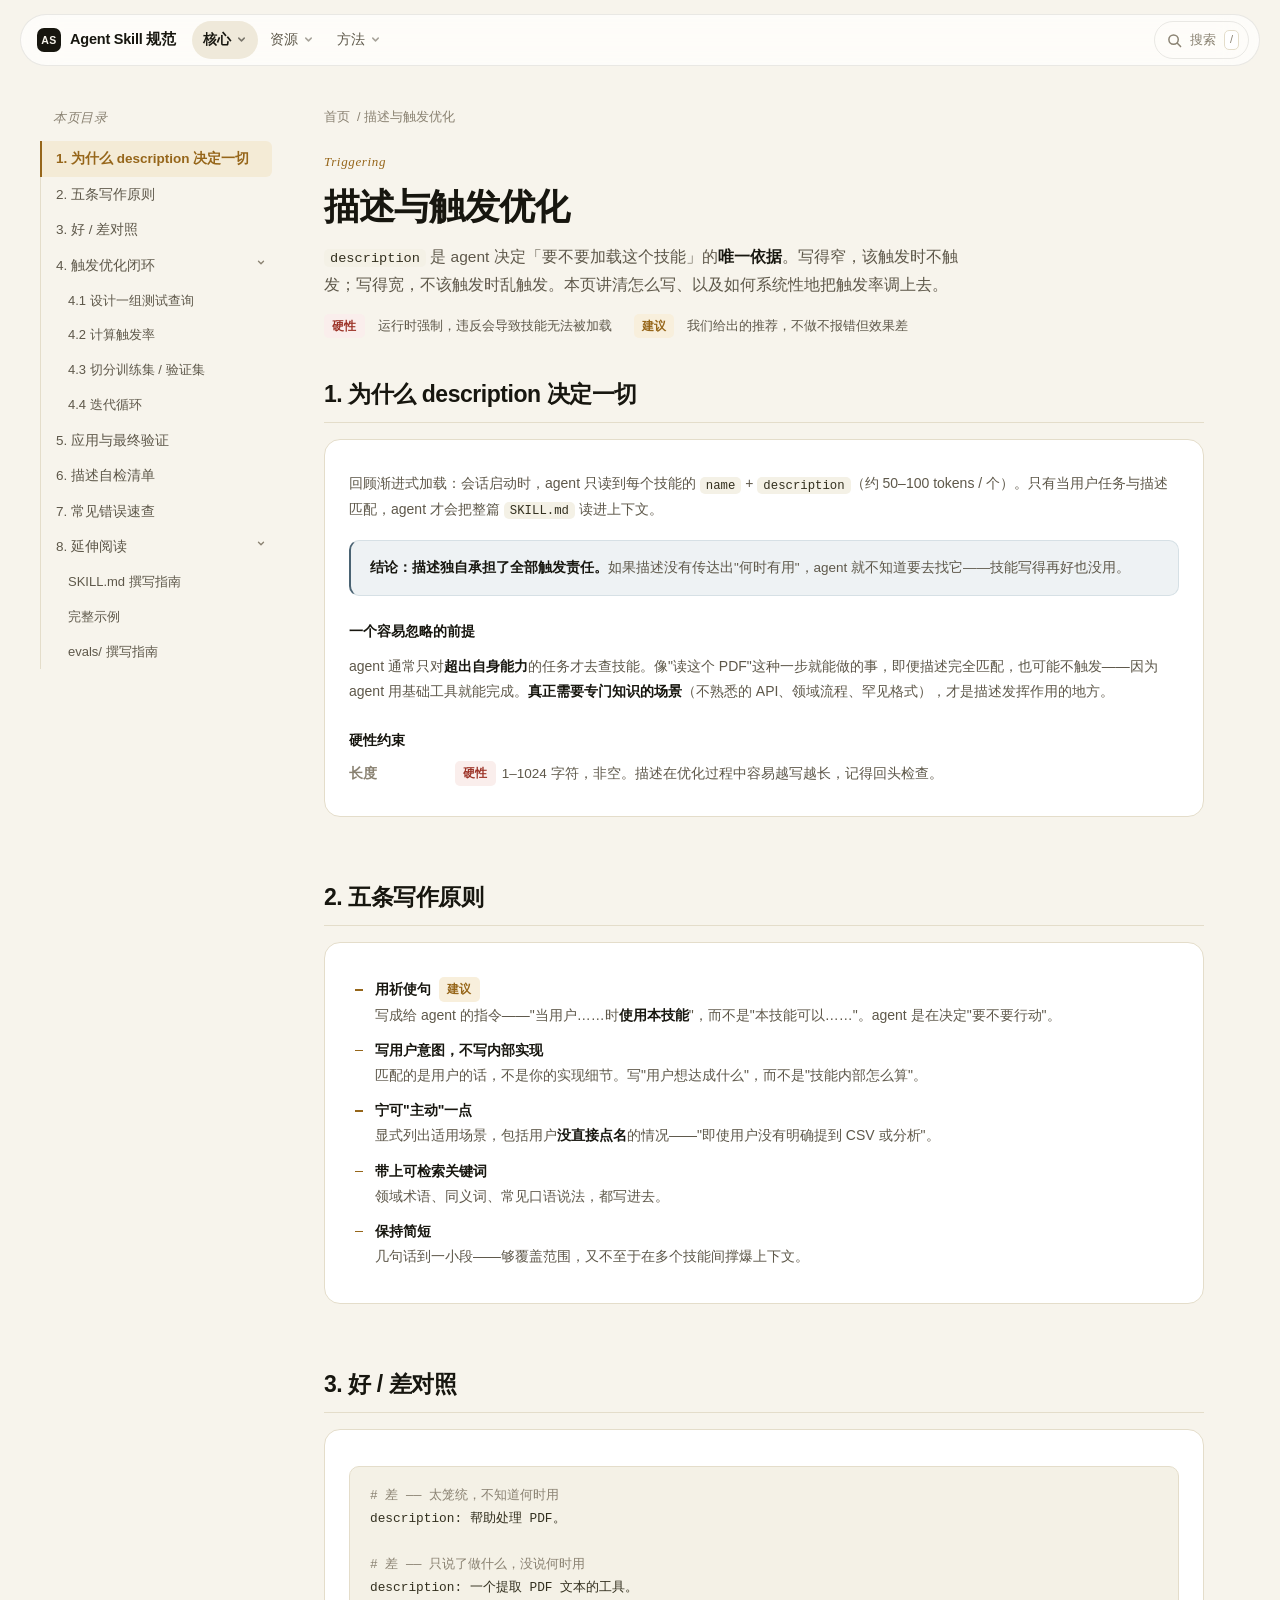
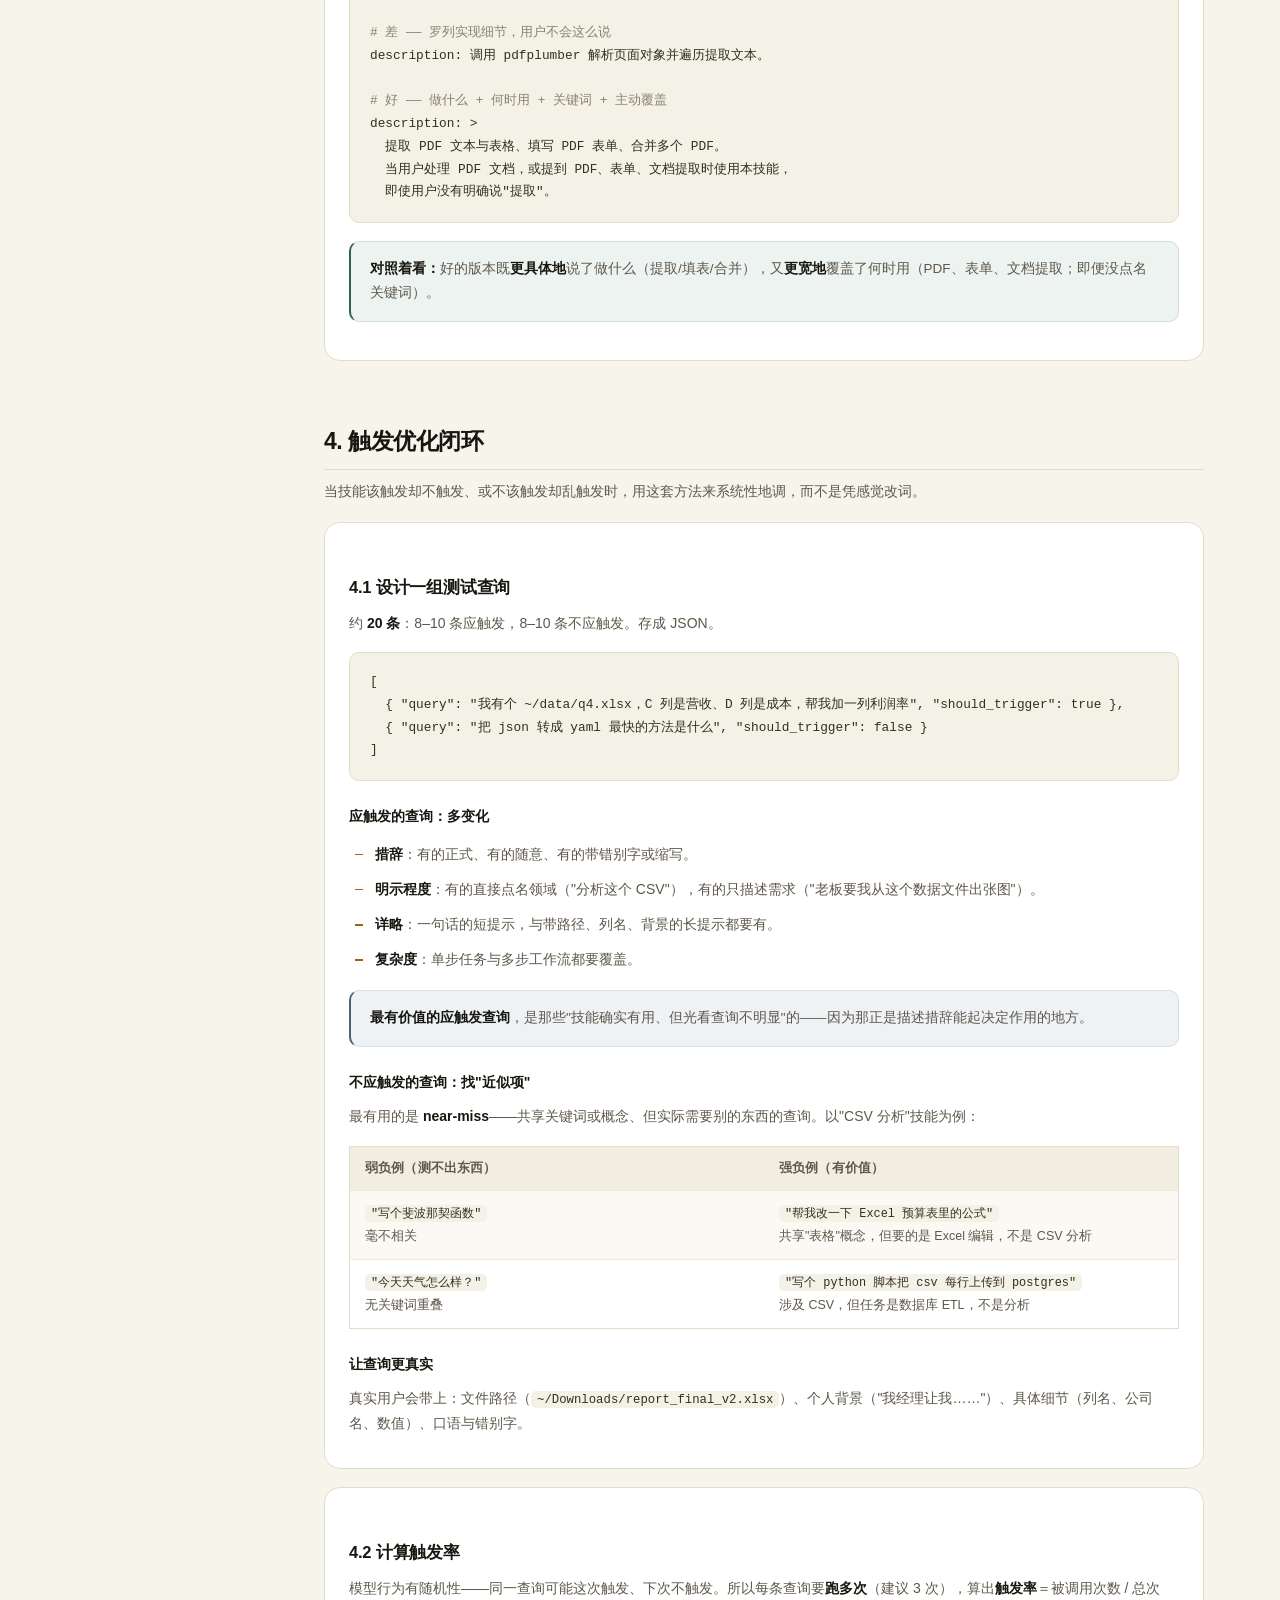
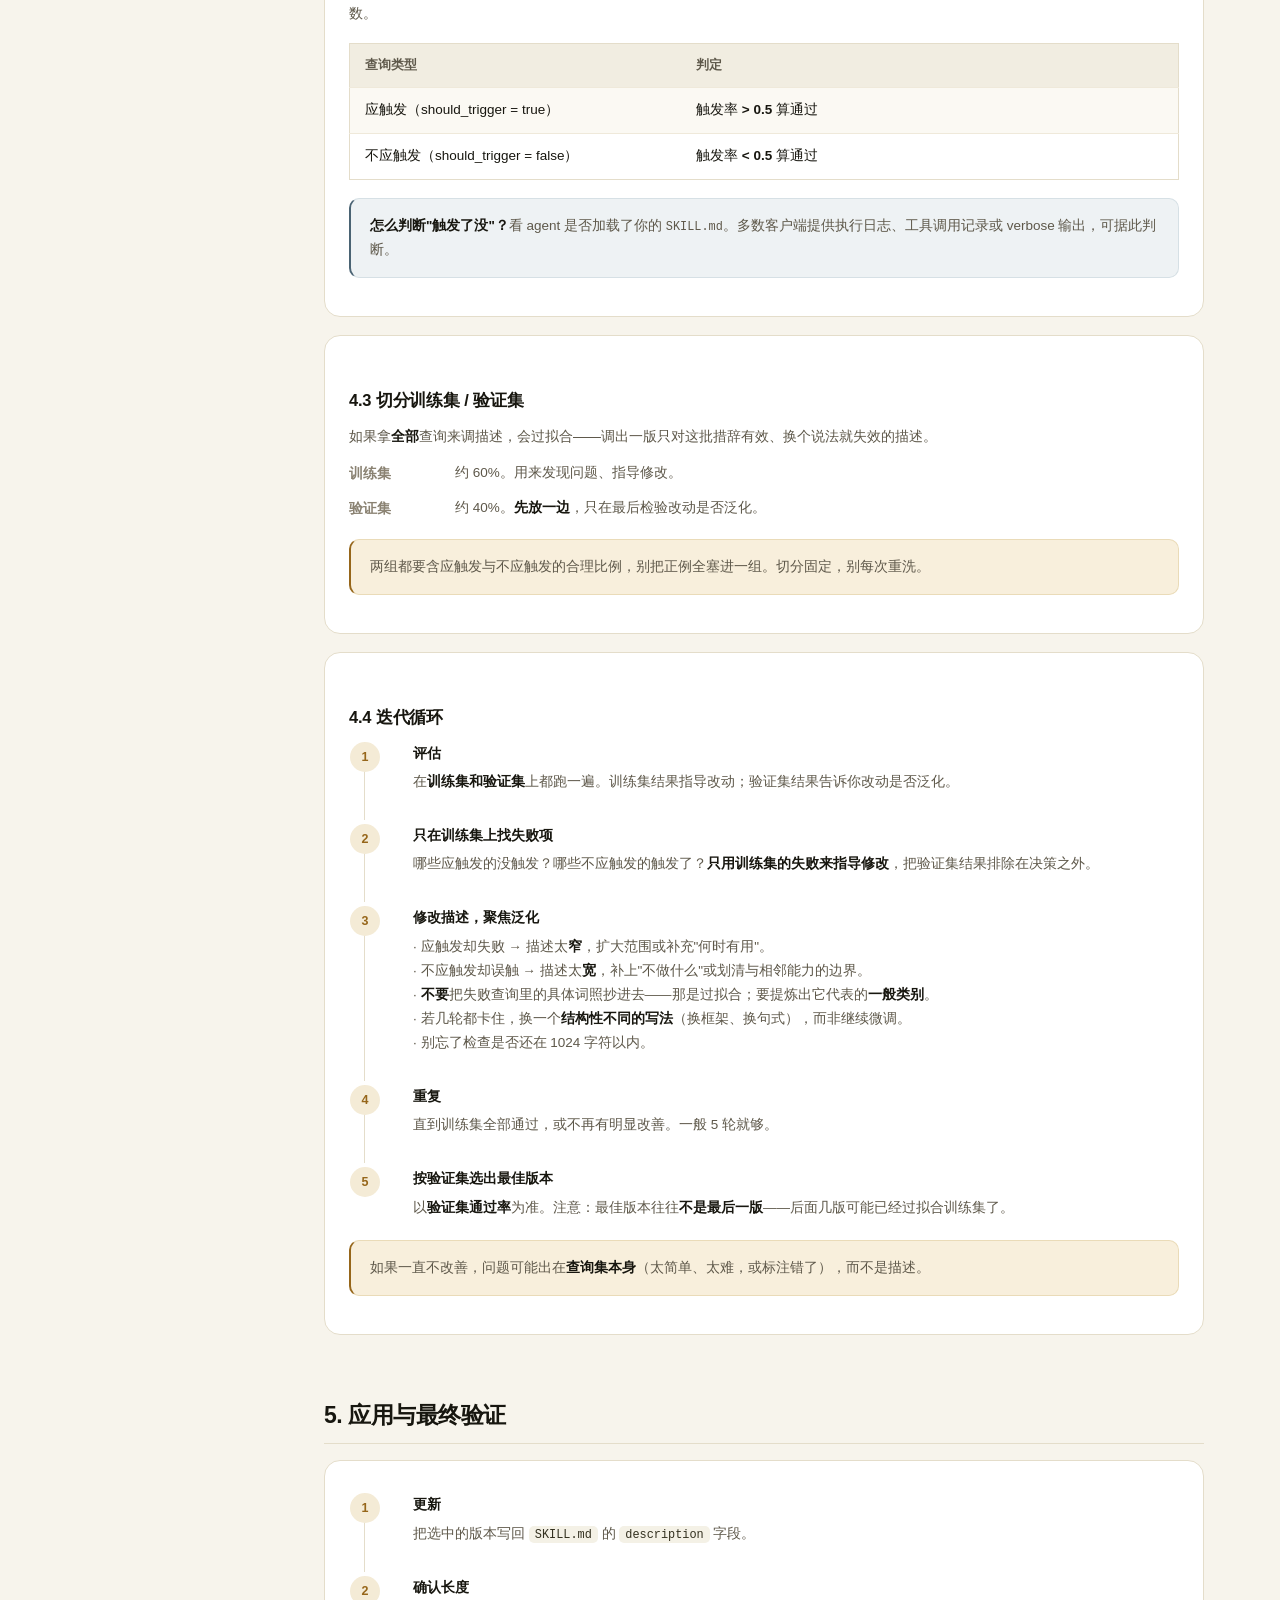
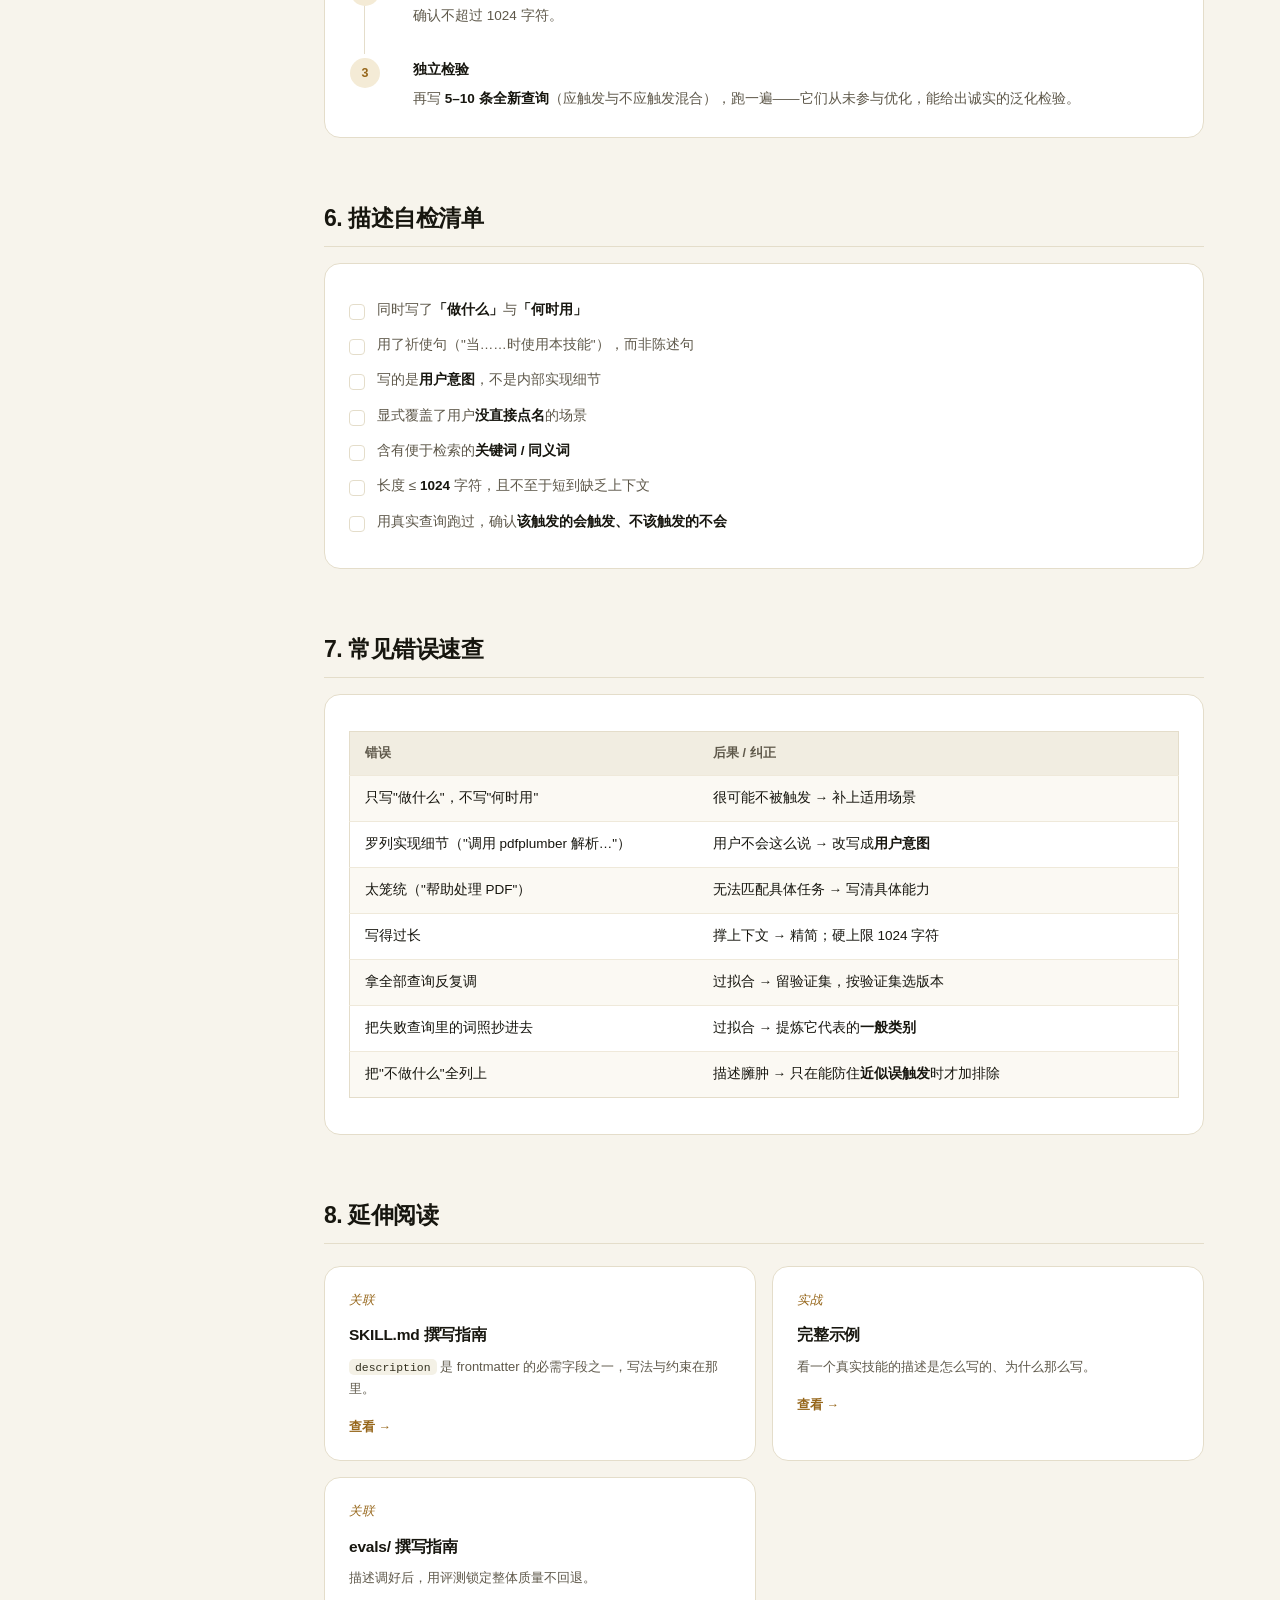
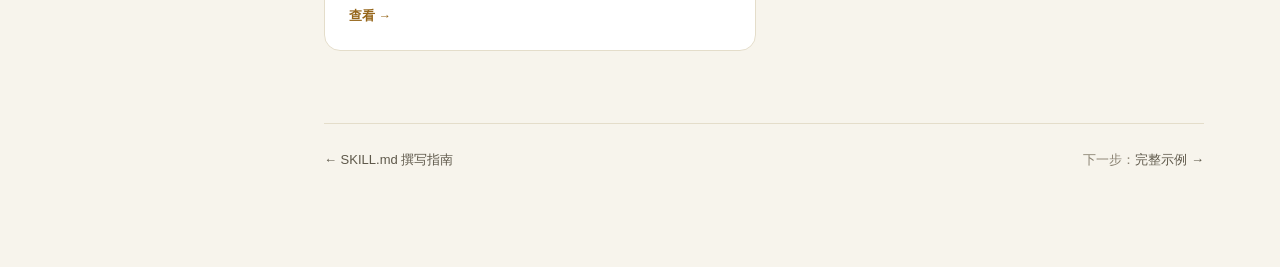
<file: description.html>
<!DOCTYPE html>
<html lang="zh-CN">
<head>
<meta charset="UTF-8">
<meta name="viewport" content="width=device-width, initial-scale=1">
<title>描述与触发优化 · Agent Skill 规范</title>
<meta name="description" content="描述与触发优化：description 的五条写作原则与触发优化闭环。">
<link rel="stylesheet" href="skill-spec.css">
</head>
<body>

<header class="topbar" id="topbar">
  <div class="topbar-inner">
    <a class="brand" href="index.html">
      <span class="brand-mark" aria-hidden="true">AS</span>
      <span class="brand-text">Agent Skill 规范</span>
    </a>

    <nav class="topnav" id="topnav" aria-label="站点导航">
      <div class="navgroup active">
        <button class="navgroup-btn" type="button" aria-expanded="false">核心
          <svg width="11" height="11" viewBox="0 0 12 12" fill="none" aria-hidden="true"><path d="M3 4.5 6 7.5 9 4.5" stroke="currentColor" stroke-width="1.6" stroke-linecap="round" stroke-linejoin="round"/></svg>
        </button>
        <div class="navgroup-menu">
          <a href="index.html"><b>首页 · 总览</b><span>什么是 Agent Skill、渐进式加载与目录总览</span></a>
          <a href="structure-detail.html"><b>目录结构详解</b><span>每个文件装什么、何时被读、为何要单独拆出来</span></a>
          <a href="skill-md.html"><b>SKILL.md 撰写指南</b><span>frontmatter 逐字段详解、正文结构与写作原则</span></a>
          <a href="description.html" class="active"><b>描述与触发优化</b><span>description 决定触发；五条原则与优化闭环</span></a>
        </div>
      </div>
      <div class="navgroup">
        <button class="navgroup-btn" type="button" aria-expanded="false">资源
          <svg width="11" height="11" viewBox="0 0 12 12" fill="none" aria-hidden="true"><path d="M3 4.5 6 7.5 9 4.5" stroke="currentColor" stroke-width="1.6" stroke-linecap="round" stroke-linejoin="round"/></svg>
        </button>
        <div class="navgroup-menu">
          <a href="references.html"><b>references/ 撰写指南</b><span>主技术参考、领域知识、条件触发文档与 FORMS.md</span></a>
          <a href="scripts.html"><b>scripts/ 撰写指南</b><span>自包含依赖、非交互、错误自纠与 stdout/stderr 分流</span></a>
          <a href="assets.html"><b>assets/ 撰写指南</b><span>templates / schemas / data 三类静态资源</span></a>
          <a href="evals.html"><b>evals/ 撰写指南</b><span>evals.json 结构、用例设计、断言与判分迭代</span></a>
        </div>
      </div>
      <div class="navgroup">
        <button class="navgroup-btn" type="button" aria-expanded="false">方法
          <svg width="11" height="11" viewBox="0 0 12 12" fill="none" aria-hidden="true"><path d="M3 4.5 6 7.5 9 4.5" stroke="currentColor" stroke-width="1.6" stroke-linecap="round" stroke-linejoin="round"/></svg>
        </button>
        <div class="navgroup-menu">
          <a href="design.html"><b>目录取舍与设计流程</b><span>什么时候才需要哪个目录；六步演进路径</span></a>
          <a href="examples.html"><b>完整示例</b><span>真实技能从最小版长成完整版的全过程</span></a>
        </div>
      </div>
    </nav>

    <button class="search-btn" id="searchBtn" type="button" aria-label="站内搜索">
      <svg width="15" height="15" viewBox="0 0 16 16" fill="none" aria-hidden="true"><circle cx="7" cy="7" r="5" stroke="currentColor" stroke-width="1.6"/><path d="m11 11 3.5 3.5" stroke="currentColor" stroke-width="1.6" stroke-linecap="round"/></svg>
      <span class="search-btn-text">搜索</span>
      <kbd>/</kbd>
    </button>

    <button class="nav-toggle" id="navToggle" type="button" aria-label="展开导航" aria-expanded="false">
      <span></span><span></span><span></span>
    </button>
  </div>
</header>

<div class="shell">
  <div class="layout">

    <aside class="sidebar" id="sidebar">
      <div class="sidebar-head" id="sidebarHead" role="button" tabindex="0" aria-expanded="false">
        <span>本页目录</span>
        <span class="sidebar-toggle" aria-hidden="true">
          <svg width="12" height="12" viewBox="0 0 12 12" fill="none"><path d="M3 4.5 6 7.5 9 4.5" stroke="currentColor" stroke-width="1.6" stroke-linecap="round" stroke-linejoin="round"/></svg>
        </span>
      </div>
      <nav class="toc" id="toc" aria-label="本页目录"></nav>
    </aside>

    <main class="content" id="content">

  <div class="crumb"><a href="index.html">首页</a> / 描述与触发优化</div>
  <p class="eyebrow">Triggering</p>
  <h1>描述与触发优化</h1>
  <p class="sub"><code>description</code> 是 agent 决定「要不要加载这个技能」的<b>唯一依据</b>。写得窄，该触发时不触发；写得宽，不该触发时乱触发。本页讲清怎么写、以及如何系统性地把触发率调上去。</p>

  <div class="legend-mk" style="margin-top:14px">
    <span><i class="mk hard">硬性</i>运行时强制，违反会导致技能无法被加载</span>
    <span><i class="mk advice">建议</i>我们给出的推荐，不做不报错但效果差</span>
  </div>

  <!-- 1. 触发机制 -->
  <h2>1. 为什么 description 决定一切</h2>
  <div class="card tight">
    <p class="muted">回顾渐进式加载：会话启动时，agent 只读到每个技能的 <code>name</code> + <code>description</code>（约 50–100 tokens / 个）。只有当用户任务与描述匹配，agent 才会把整篇 <code>SKILL.md</code> 读进上下文。</p>
    <div class="callout"><b>结论：描述独自承担了全部触发责任。</b>如果描述没有传达出"何时有用"，agent 就不知道要去找它——技能写得再好也没用。</div>

    <h4>一个容易忽略的前提</h4>
    <p class="muted">agent 通常只对<b>超出自身能力</b>的任务才去查技能。像"读这个 PDF"这种一步就能做的事，即便描述完全匹配，也可能不触发——因为 agent 用基础工具就能完成。<b>真正需要专门知识的场景</b>（不熟悉的 API、领域流程、罕见格式），才是描述发挥作用的地方。</p>

    <h4>硬性约束</h4>
    <div class="fline"><b>长度</b><span><i class="mk hard">硬性</i>1–1024 字符，非空。描述在优化过程中容易越写越长，记得回头检查。</span></div>
  </div>

  <!-- 2. 五条原则 -->
  <h2>2. 五条写作原则</h2>
  <div class="card tight">
    <ul class="tick">
      <li><b>用祈使句</b><i class="mk advice" style="margin-left:8px">建议</i><br>写成给 agent 的指令——"当用户……时<b>使用本技能</b>"，而不是"本技能可以……"。agent 是在决定"要不要行动"。</li>
      <li><b>写用户意图，不写内部实现</b><br>匹配的是用户的话，不是你的实现细节。写"用户想达成什么"，而不是"技能内部怎么算"。</li>
      <li><b>宁可"主动"一点</b><br>显式列出适用场景，包括用户<b>没直接点名</b>的情况——"即使用户没有明确提到 CSV 或分析"。</li>
      <li><b>带上可检索关键词</b><br>领域术语、同义词、常见口语说法，都写进去。</li>
      <li><b>保持简短</b><br>几句话到一小段——够覆盖范围，又不至于在多个技能间撑爆上下文。</li>
    </ul>
  </div>

  <!-- 3. 好差对照 -->
  <h2>3. 好 / 差对照</h2>
  <div class="card tight">
<pre><span class="c"># 差 —— 太笼统，不知道何时用</span>
description: 帮助处理 PDF。

<span class="c"># 差 —— 只说了做什么，没说何时用</span>
description: 一个提取 PDF 文本的工具。

<span class="c"># 差 —— 罗列实现细节，用户不会这么说</span>
description: 调用 pdfplumber 解析页面对象并遍历提取文本。

<span class="c"># 好 —— 做什么 + 何时用 + 关键词 + 主动覆盖</span>
description: >
  提取 PDF 文本与表格、填写 PDF 表单、合并多个 PDF。
  当用户处理 PDF 文档，或提到 PDF、表单、文档提取时使用本技能，
  即使用户没有明确说"提取"。</pre>
    <div class="callout good"><b>对照着看：</b>好的版本既<b>更具体地</b>说了做什么（提取/填表/合并），又<b>更宽地</b>覆盖了何时用（PDF、表单、文档提取；即便没点名关键词）。</div>
  </div>

  <!-- 4. 优化闭环 -->
  <h2>4. 触发优化闭环</h2>
  <p class="h2sub">当技能该触发却不触发、或不该触发却乱触发时，用这套方法来系统性地调，而不是凭感觉改词。</p>

  <div class="card tight">
    <h3>4.1 设计一组测试查询</h3>
    <p class="muted">约 <b>20 条</b>：8–10 条应触发，8–10 条不应触发。存成 JSON。</p>
<pre>[
  { "query": "我有个 ~/data/q4.xlsx，C 列是营收、D 列是成本，帮我加一列利润率", "should_trigger": true },
  { "query": "把 json 转成 yaml 最快的方法是什么", "should_trigger": false }
]</pre>

    <h4>应触发的查询：多变化</h4>
    <ul class="tick">
      <li><b>措辞</b>：有的正式、有的随意、有的带错别字或缩写。</li>
      <li><b>明示程度</b>：有的直接点名领域（"分析这个 CSV"），有的只描述需求（"老板要我从这个数据文件出张图"）。</li>
      <li><b>详略</b>：一句话的短提示，与带路径、列名、背景的长提示都要有。</li>
      <li><b>复杂度</b>：单步任务与多步工作流都要覆盖。</li>
    </ul>
    <div class="callout"><b>最有价值的应触发查询</b>，是那些"技能确实有用、但光看查询不明显"的——因为那正是描述措辞能起决定作用的地方。</div>

    <h4>不应触发的查询：找"近似项"</h4>
    <p class="muted">最有用的是 <b>near-miss</b>——共享关键词或概念、但实际需要别的东西的查询。以"CSV 分析"技能为例：</p>
    <table>
      <tr><th style="width:50%">弱负例（测不出东西）</th><th>强负例（有价值）</th></tr>
      <tr>
        <td><code>"写个斐波那契函数"</code><br><span class="muted">毫不相关</span></td>
        <td><code>"帮我改一下 Excel 预算表里的公式"</code><br><span class="muted">共享"表格"概念，但要的是 Excel 编辑，不是 CSV 分析</span></td>
      </tr>
      <tr>
        <td><code>"今天天气怎么样？"</code><br><span class="muted">无关键词重叠</span></td>
        <td><code>"写个 python 脚本把 csv 每行上传到 postgres"</code><br><span class="muted">涉及 CSV，但任务是数据库 ETL，不是分析</span></td>
      </tr>
    </table>

    <h4>让查询更真实</h4>
    <p class="muted">真实用户会带上：文件路径（<code>~/Downloads/report_final_v2.xlsx</code>）、个人背景（"我经理让我……"）、具体细节（列名、公司名、数值）、口语与错别字。</p>
  </div>

  <div class="card tight">
    <h3>4.2 计算触发率</h3>
    <p class="muted">模型行为有随机性——同一查询可能这次触发、下次不触发。所以每条查询要<b>跑多次</b>（建议 3 次），算出<b>触发率</b>＝被调用次数 / 总次数。</p>
    <table>
      <tr><th style="width:40%">查询类型</th><th>判定</th></tr>
      <tr><td>应触发（should_trigger = true）</td><td>触发率 <b>&gt; 0.5</b> 算通过</td></tr>
      <tr><td>不应触发（should_trigger = false）</td><td>触发率 <b>&lt; 0.5</b> 算通过</td></tr>
    </table>
    <div class="callout"><b>怎么判断"触发了没"？</b>看 agent 是否加载了你的 <code>SKILL.md</code>。多数客户端提供执行日志、工具调用记录或 verbose 输出，可据此判断。</div>
  </div>

  <div class="card tight">
    <h3>4.3 切分训练集 / 验证集</h3>
    <p class="muted">如果拿<b>全部</b>查询来调描述，会过拟合——调出一版只对这批措辞有效、换个说法就失效的描述。</p>
    <div class="fline"><b>训练集</b><span>约 60%。用来发现问题、指导修改。</span></div>
    <div class="fline"><b>验证集</b><span>约 40%。<b>先放一边</b>，只在最后检验改动是否泛化。</span></div>
    <div class="callout warn">两组都要含应触发与不应触发的合理比例，别把正例全塞进一组。切分固定，别每次重洗。</div>
  </div>

  <div class="card tight">
    <h3>4.4 迭代循环</h3>
    <div class="steps">
      <div class="step">
        <h4>评估</h4>
        <p>在<b>训练集和验证集</b>上都跑一遍。训练集结果指导改动；验证集结果告诉你改动是否泛化。</p>
      </div>
      <div class="step">
        <h4>只在训练集上找失败项</h4>
        <p>哪些应触发的没触发？哪些不应触发的触发了？<b>只用训练集的失败来指导修改</b>，把验证集结果排除在决策之外。</p>
      </div>
      <div class="step">
        <h4>修改描述，聚焦泛化</h4>
        <p>
          · 应触发却失败 → 描述太<b>窄</b>，扩大范围或补充"何时有用"。<br>
          · 不应触发却误触 → 描述太<b>宽</b>，补上"不做什么"或划清与相邻能力的边界。<br>
          · <b>不要</b>把失败查询里的具体词照抄进去——那是过拟合；要提炼出它代表的<b>一般类别</b>。<br>
          · 若几轮都卡住，换一个<b>结构性不同的写法</b>（换框架、换句式），而非继续微调。<br>
          · 别忘了检查是否还在 1024 字符以内。
        </p>
      </div>
      <div class="step">
        <h4>重复</h4>
        <p>直到训练集全部通过，或不再有明显改善。一般 5 轮就够。</p>
      </div>
      <div class="step">
        <h4>按验证集选出最佳版本</h4>
        <p>以<b>验证集通过率</b>为准。注意：最佳版本往往<b>不是最后一版</b>——后面几版可能已经过拟合训练集了。</p>
      </div>
    </div>
    <div class="callout warn">如果一直不改善，问题可能出在<b>查询集本身</b>（太简单、太难，或标注错了），而不是描述。</div>
  </div>

  <!-- 5. 应用 -->
  <h2>5. 应用与最终验证</h2>
  <div class="card tight">
    <div class="steps">
      <div class="step"><h4>更新</h4><p>把选中的版本写回 <code>SKILL.md</code> 的 <code>description</code> 字段。</p></div>
      <div class="step"><h4>确认长度</h4><p>确认不超过 1024 字符。</p></div>
      <div class="step"><h4>独立检验</h4><p>再写 <b>5–10 条全新查询</b>（应触发与不应触发混合），跑一遍——它们从未参与优化，能给出诚实的泛化检验。</p></div>
    </div>
  </div>

  <!-- 6. 自检清单 -->
  <h2>6. 描述自检清单</h2>
  <div class="card tight">
    <ul class="checklist">
      <li>同时写了<b>「做什么」</b>与<b>「何时用」</b></li>
      <li>用了祈使句（"当……时使用本技能"），而非陈述句</li>
      <li>写的是<b>用户意图</b>，不是内部实现细节</li>
      <li>显式覆盖了用户<b>没直接点名</b>的场景</li>
      <li>含有便于检索的<b>关键词 / 同义词</b></li>
      <li>长度 ≤ <b>1024</b> 字符，且不至于短到缺乏上下文</li>
      <li>用真实查询跑过，确认<b>该触发的会触发、不该触发的不会</b></li>
    </ul>
  </div>

  <!-- 常见错误 -->
  <h2>7. 常见错误速查</h2>
  <div class="card tight">
    <table>
      <tr><th style="width:42%">错误</th><th>后果 / 纠正</th></tr>
      <tr><td>只写"做什么"，不写"何时用"</td><td>很可能不被触发 → 补上适用场景</td></tr>
      <tr><td>罗列实现细节（"调用 pdfplumber 解析…"）</td><td>用户不会这么说 → 改写成<b>用户意图</b></td></tr>
      <tr><td>太笼统（"帮助处理 PDF"）</td><td>无法匹配具体任务 → 写清具体能力</td></tr>
      <tr><td>写得过长</td><td>撑上下文 → 精简；硬上限 1024 字符</td></tr>
      <tr><td>拿全部查询反复调</td><td>过拟合 → 留验证集，按验证集选版本</td></tr>
      <tr><td>把失败查询里的词照抄进去</td><td>过拟合 → 提炼它代表的<b>一般类别</b></td></tr>
      <tr><td>把"不做什么"全列上</td><td>描述臃肿 → 只在能防住<b>近似误触发</b>时才加排除</td></tr>
    </table>
  </div>

  <!-- 延伸阅读 -->
  <h2>8. 延伸阅读</h2>
  <div class="cards">
    <a class="navcard" href="skill-md.html">
      <span class="tag">关联</span>
      <h3>SKILL.md 撰写指南</h3>
      <p><code>description</code> 是 frontmatter 的必需字段之一，写法与约束在那里。</p>
      <span class="go">查看 →</span>
    </a>
    <a class="navcard" href="examples.html">
      <span class="tag">实战</span>
      <h3>完整示例</h3>
      <p>看一个真实技能的描述是怎么写的、为什么那么写。</p>
      <span class="go">查看 →</span>
    </a>
    <a class="navcard" href="evals.html">
      <span class="tag">关联</span>
      <h3>evals/ 撰写指南</h3>
      <p>描述调好后，用评测锁定整体质量不回退。</p>
      <span class="go">查看 →</span>
    </a>
  </div>

  <footer>
    <span><a href="skill-md.html">← SKILL.md 撰写指南</a></span>
    <span>下一步：<a href="examples.html">完整示例 →</a></span>
  </footer>

    </main>
  </div>
</div>

<!-- 站内搜索面板（全站可用，索引见页内脚本） -->
<div class="palette" id="palette" hidden>
  <div class="palette-mask" data-close></div>
  <div class="palette-box" role="dialog" aria-modal="true" aria-label="站内搜索">
    <div class="palette-head">
      <svg width="16" height="16" viewBox="0 0 16 16" fill="none" aria-hidden="true"><circle cx="7" cy="7" r="5" stroke="currentColor" stroke-width="1.6"/><path d="m11 11 3.5 3.5" stroke="currentColor" stroke-width="1.6" stroke-linecap="round"/></svg>
      <input id="paletteInput" type="search" placeholder="搜索文档标题、关键词…" autocomplete="off" spellcheck="false">
      <button class="palette-esc" type="button" data-close>ESC</button>
    </div>
    <div class="palette-body" id="paletteBody"></div>
    <div class="palette-foot">↑↓ 选择 · Enter 打开 · ESC 关闭</div>
  </div>
</div>

<!-- 回到顶部 -->
<button class="to-top" id="toTop" type="button" aria-label="回到顶部" hidden>
  <svg width="16" height="16" viewBox="0 0 16 16" fill="none" aria-hidden="true"><path d="M8 13V3.5M8 3.5 4 7.5M8 3.5l4 4" stroke="currentColor" stroke-width="1.7" stroke-linecap="round" stroke-linejoin="round"/></svg>
</button>

<script>
/* ==========================================================================
   全站交互脚本（内联在各页，保证单页可独立打开）
   1 顶部导航滚动阴影 · 2 移动端导航 · 3 分组下拉 · 4 侧边目录（生成/折叠/高亮）
   5 代码块复制 · 6 回到顶部 · 7 站内搜索（面板 + 首页搜索区）
   ========================================================================== */
(function () {
  'use strict';

  var $  = function (s, r) { return (r || document).querySelector(s); };
  var $$ = function (s, r) { return Array.prototype.slice.call((r || document).querySelectorAll(s)); };

  /* ---------- 站内搜索索引（与 README 的页面清单保持同步） ---------- */
  var SEARCH_INDEX = [
    { t: '首页 · 总览',            u: 'index.html',            d: '什么是 Agent Skill、渐进式加载、目录结构总览',   k: '首页 总览 渐进式披露 目录结构' },
    { t: '目录结构详解',            u: 'structure-detail.html', d: '每个文件装什么、何时被读、为何要单独拆出来',       k: '目录 结构 详解 references scripts assets evals agents' },
    { t: 'SKILL.md 撰写指南',       u: 'skill-md.html',         d: 'frontmatter 逐字段详解、正文结构与写作原则',       k: 'skill.md frontmatter name description license compatibility metadata allowed-tools 正文结构' },
    { t: '描述与触发优化',          u: 'description.html',      d: 'description 决定触发；五条原则与触发优化闭环',      k: 'description 描述 触发 优化 查询集 触发率 验证集' },
    { t: 'references/ 撰写指南',    u: 'references.html',       d: '主技术参考、领域知识、条件触发文档与 FORMS.md',     k: 'references reference.md domain forms 领域 参考 条件触发' },
    { t: 'scripts/ 撰写指南',       u: 'scripts.html',          d: '自包含依赖、非交互、错误自纠与 stdout/stderr 分流', k: 'scripts 脚本 自包含 非交互 help 退出码 dry-run stdout stderr' },
    { t: 'assets/ 撰写指南',        u: 'assets.html',           d: 'templates / schemas / data 三类静态资源',          k: 'assets templates schemas data 模板 查找表 数据结构' },
    { t: 'evals/ 撰写指南',         u: 'evals.html',            d: 'evals.json 结构、用例设计、断言与判分迭代',         k: 'evals 评测 断言 用例 判分 迭代' },
    { t: '目录取舍与设计流程',      u: 'design.html',           d: '什么时候才需要哪个目录；六步演进路径',             k: '设计 流程 取舍 演进 决策 最小可用' },
    { t: '完整示例',                u: 'examples.html',         d: '真实技能从最小版长成完整版的全过程（待重建）',       k: '示例 example 实战 演进' }
  ];

  /* ---------- 1 / 6. 顶部导航阴影 + 回到顶部显隐 ---------- */
  var topbar = $('#topbar');
  var toTop = $('#toTop');

  function syncTopbar() {
    if (topbar) topbar.classList.toggle('scrolled', window.scrollY > 8);
  }
  function syncToTop() {
    if (toTop) toTop.hidden = window.scrollY <= 420;
  }
  if (toTop) {
    toTop.addEventListener('click', function () {
      window.scrollTo({ top: 0, behavior: 'smooth' });
    });
  }

  var ticking = false;
  window.addEventListener('scroll', function () {
    if (ticking) return;
    ticking = true;
    window.requestAnimationFrame(function () {
      syncTopbar(); syncToTop(); syncSpy();
      ticking = false;
    });
  }, { passive: true });

  /* ---------- 2. 移动端导航抽屉 ---------- */
  var navToggle = $('#navToggle');
  var topnav = $('#topnav');
  if (navToggle && topnav) {
    navToggle.addEventListener('click', function () {
      var open = topnav.classList.toggle('open');
      navToggle.classList.toggle('is-open', open);
      navToggle.setAttribute('aria-expanded', open ? 'true' : 'false');
    });
  }

  /* ---------- 3. 分组下拉（点击切换；桌面悬停由 CSS 负责） ---------- */
  function closeGroups() {
    $$('.navgroup.open').forEach(function (g) {
      g.classList.remove('open');
      var b = $('.navgroup-btn', g);
      if (b) b.setAttribute('aria-expanded', 'false');
    });
  }
  $$('.navgroup-btn').forEach(function (btn) {
    btn.addEventListener('click', function (e) {
      e.preventDefault();
      e.stopPropagation();
      var group = btn.parentNode;
      var willOpen = !group.classList.contains('open');
      closeGroups();
      if (willOpen) {
        group.classList.add('open');
        btn.setAttribute('aria-expanded', 'true');
      }
    });
  });
  document.addEventListener('click', closeGroups);

  /* ---------- 4. 侧边目录 ---------- */
  var content = $('#content');
  var tocBox = $('#toc');
  var sidebar = $('#sidebar');
  var sidebarHead = $('#sidebarHead');
  var spyItems = [];

  if (sidebarHead && sidebar) {
    var toggleSidebar = function () {
      var open = sidebar.classList.toggle('open');
      sidebarHead.setAttribute('aria-expanded', open ? 'true' : 'false');
    };
    sidebarHead.addEventListener('click', toggleSidebar);
    sidebarHead.addEventListener('keydown', function (e) {
      if (e.key === 'Enter' || e.key === ' ') { e.preventDefault(); toggleSidebar(); }
    });
  }

  if (content && tocBox) {
    /* 4.1 收集章节：h2 与 .dirblock 为一级，其间的 h3 为二级 */
    var groups = [];
    var cursor = null;
    $$('h2, h3, .dirblock', content).forEach(function (node) {
      if (node.classList.contains('dirblock')) {
        var nm = $('.dirtitle .nm', node);
        groups.push({ el: node, label: nm ? nm.textContent.trim() : '目录', kids: [] });
        cursor = null;
      } else if (node.tagName === 'H2') {
        cursor = { el: node, label: node.textContent.trim(), kids: [] };
        groups.push(cursor);
      } else if (node.tagName === 'H3' && cursor) {
        cursor.kids.push({ el: node, label: node.textContent.trim() });
      }
    });

    /* 4.2 渲染目录 */
    var seq = 0;
    groups.forEach(function (g) {
      if (!g.el.id) g.el.id = 'sec-' + (++seq);

      var item = document.createElement('div');
      item.className = 'toc-item';
      var row = document.createElement('div');
      row.className = 'toc-row';

      var link = document.createElement('a');
      link.className = 'toc-link';
      link.href = '#' + g.el.id;
      link.textContent = g.label;
      link.title = g.label;
      row.appendChild(link);
      spyItems.push({ el: g.el, link: link });

      item.appendChild(row);

      if (g.kids.length) {
        var caret = document.createElement('button');
        caret.type = 'button';
        caret.className = 'toc-caret';
        caret.setAttribute('aria-label', '折叠或展开本节');
        caret.setAttribute('aria-expanded', 'true');
        caret.innerHTML = '<svg width="11" height="11" viewBox="0 0 12 12" fill="none"><path d="M3 4.5 6 7.5 9 4.5" stroke="currentColor" stroke-width="1.6" stroke-linecap="round" stroke-linejoin="round"/></svg>';
        row.appendChild(caret);

        var sub = document.createElement('div');
        sub.className = 'toc-sub';
        g.kids.forEach(function (k) {
          if (!k.el.id) k.el.id = 'sec-' + (++seq);
          var ka = document.createElement('a');
          ka.className = 'toc-link toc-link-sub';
          ka.href = '#' + k.el.id;
          ka.textContent = k.label;
          ka.title = k.label;
          sub.appendChild(ka);
          spyItems.push({ el: k.el, link: ka });
        });
        item.appendChild(sub);

        caret.addEventListener('click', function (e) {
          e.preventDefault();
          e.stopPropagation();
          var collapsed = item.classList.toggle('collapsed');
          caret.setAttribute('aria-expanded', collapsed ? 'false' : 'true');
        });
      }

      tocBox.appendChild(item);
    });

    /* 4.3 移动端点击目录项后收起面板 */
    tocBox.addEventListener('click', function (e) {
      if (e.target.closest('.toc-caret')) return;
      if (window.innerWidth <= 1024 && sidebar) sidebar.classList.remove('open');
    });

    /* 4.4 本页无小节时隐藏侧栏，正文单栏居中 */
    if (!groups.length) {
      var layout = sidebar ? sidebar.parentNode : null;
      if (sidebar) sidebar.hidden = true;
      if (layout) layout.classList.add('no-sidebar');
    }
  }

  /* 滚动高亮当前章节 */
  function syncSpy() {
    if (!spyItems.length) return;

    var line = window.scrollY + 140;
    var active = spyItems[0];
    for (var i = 0; i < spyItems.length; i++) {
      var top = spyItems[i].el.getBoundingClientRect().top + window.scrollY;
      if (top <= line) active = spyItems[i];
    }
    if (active.link.classList.contains('active')) return;

    spyItems.forEach(function (it) { it.link.classList.toggle('active', it === active); });

    var item = active.link.parentNode;
    if (item && item.classList.contains('collapsed')) item.classList.remove('collapsed');

    /* 让当前项保持在目录可视区内 */
    if (tocBox && tocBox.clientHeight > 60 && tocBox.scrollHeight > tocBox.clientHeight + 4) {
      var lr = active.link.getBoundingClientRect();
      var cr = tocBox.getBoundingClientRect();
      var pad = 44;
      if (lr.top < cr.top + pad) tocBox.scrollTop -= (cr.top + pad - lr.top);
      else if (lr.bottom > cr.bottom - pad) tocBox.scrollTop += (lr.bottom - cr.bottom + pad);
    }
  }

  /* ---------- 5. 代码块复制按钮 ---------- */
  $$('pre').forEach(function (pre) {
    if (pre.parentNode && pre.parentNode.classList && pre.parentNode.classList.contains('code-block')) return;

    var box = document.createElement('div');
    box.className = 'code-block';
    pre.parentNode.insertBefore(box, pre);
    box.appendChild(pre);

    var btn = document.createElement('button');
    btn.type = 'button';
    btn.className = 'code-copy';
    btn.textContent = '复制';
    btn.addEventListener('click', function () {
      var text = pre.innerText;
      var done = function () {
        btn.textContent = '已复制';
        window.setTimeout(function () { btn.textContent = '复制'; }, 1600);
      };
      var fallback = function () {
        var ta = document.createElement('textarea');
        ta.value = text;
        ta.setAttribute('readonly', '');
        ta.style.position = 'fixed';
        ta.style.top = '-1000px';
        document.body.appendChild(ta);
        ta.select();
        try { document.execCommand('copy'); done(); } catch (err) { /* 忽略 */ }
        document.body.removeChild(ta);
      };
      if (navigator.clipboard && navigator.clipboard.writeText) {
        navigator.clipboard.writeText(text).then(done, fallback);
      } else {
        fallback();
      }
    });
    box.appendChild(btn);
  });

  /* ---------- 7. 站内搜索 ---------- */
  function escapeHtml(s) {
    return String(s).replace(/[&<>"']/g, function (c) {
      return { '&': '&amp;', '<': '&lt;', '>': '&gt;', '"': '&quot;', "'": '&#39;' }[c];
    });
  }
  function highlight(text, q) {
    if (!q) return escapeHtml(text);
    var i = text.toLowerCase().indexOf(q.toLowerCase());
    if (i < 0) return escapeHtml(text);
    return escapeHtml(text.slice(0, i)) + '<mark>' + escapeHtml(text.slice(i, i + q.length)) +
           '</mark>' + escapeHtml(text.slice(i + q.length));
  }
  function search(q) {
    q = (q || '').trim();
    if (!q) return SEARCH_INDEX.slice();
    var lower = q.toLowerCase();
    return SEARCH_INDEX.filter(function (item) {
      return (item.t + ' ' + item.d + ' ' + item.k).toLowerCase().indexOf(lower) >= 0;
    });
  }

  var palette = $('#palette');
  var paletteInput = $('#paletteInput');
  var paletteBody = $('#paletteBody');
  var searchBtn = $('#searchBtn');
  var activeIdx = -1;

  function renderPalette(q) {
    if (!paletteBody) return;
    activeIdx = -1;
    var list = search(q);
    if (!list.length) {
      paletteBody.innerHTML = '<div class="palette-empty">没有匹配的文档，试试「frontmatter」「触发」「evals」</div>';
      return;
    }
    paletteBody.innerHTML = list.map(function (item) {
      return '<a class="palette-item" href="' + item.u + '">' +
             '<b>' + highlight(item.t, q) + '</b><span>' + highlight(item.d, q) + '</span></a>';
    }).join('');
  }

  function moveActive(step) {
    if (!paletteBody) return;
    var items = $$('.palette-item', paletteBody);
    if (!items.length) return;
    var idx = activeIdx + step;
    if (idx < 0) idx = items.length - 1;
    if (idx >= items.length) idx = 0;
    activeIdx = idx;
    items.forEach(function (el, i) { el.classList.toggle('is-active', i === idx); });

    var pr = items[idx].getBoundingClientRect();
    var br = paletteBody.getBoundingClientRect();
    if (pr.top < br.top) paletteBody.scrollTop -= (br.top - pr.top);
    else if (pr.bottom > br.bottom) paletteBody.scrollTop += (pr.bottom - br.bottom);
  }

  function openPalette() {
    if (!palette) return;
    palette.hidden = false;
    document.body.style.overflow = 'hidden';
    if (paletteInput) { paletteInput.value = ''; }
    renderPalette('');
    if (paletteInput) paletteInput.focus();
  }
  function closePalette() {
    if (!palette) return;
    palette.hidden = true;
    document.body.style.overflow = '';
  }

  if (searchBtn) searchBtn.addEventListener('click', openPalette);
  if (palette) {
    palette.addEventListener('click', function (e) {
      if (e.target.closest('[data-close]')) closePalette();
    });
  }
  if (paletteInput) {
    paletteInput.addEventListener('input', function () { renderPalette(paletteInput.value); });
    paletteInput.addEventListener('keydown', function (e) {
      if (e.key === 'ArrowDown') { e.preventDefault(); moveActive(1); }
      else if (e.key === 'ArrowUp') { e.preventDefault(); moveActive(-1); }
      else if (e.key === 'Enter') {
        var items = $$('.palette-item', paletteBody);
        var target = items[activeIdx >= 0 ? activeIdx : 0];
        if (target) { e.preventDefault(); window.location.href = target.getAttribute('href'); }
      }
    });
  }
  document.addEventListener('keydown', function (e) {
    if (e.key === 'Escape' && palette && !palette.hidden) { closePalette(); return; }
    if (e.key === '/' && palette && palette.hidden) {
      var tag = (e.target.tagName || '').toLowerCase();
      if (tag === 'input' || tag === 'textarea' || e.target.isContentEditable) return;
      e.preventDefault();
      openPalette();
    }
  });

  /* 首页搜索区（仅首页存在） */
  var homeInput = $('#homeSearch');
  var homeResults = $('#homeResults');
  if (homeInput && homeResults) {
    var renderHome = function () {
      var q = homeInput.value.trim();
      if (!q) { homeResults.hidden = true; homeResults.innerHTML = ''; return; }
      var list = search(q);
      homeResults.hidden = false;
      homeResults.innerHTML = list.length
        ? list.map(function (item) {
            return '<a class="search-result" href="' + item.u + '"><b>' + highlight(item.t, q) +
                   '</b><span>' + highlight(item.d, q) + '</span></a>';
          }).join('')
        : '<div class="search-empty">没有匹配的文档，试试「frontmatter」「触发」「evals」</div>';
    };
    homeInput.addEventListener('input', renderHome);
    homeInput.addEventListener('keydown', function (e) {
      if (e.key === 'Enter') {
        var first = $('.search-result', homeResults);
        if (first) { e.preventDefault(); window.location.href = first.getAttribute('href'); }
      }
    });

    /* 快捷标签：index.html#q=关键词 直接预填并出结果 */
    var applyHash = function () {
      var h = window.location.hash;
      if (h.indexOf('#q=') !== 0) return;
      homeInput.value = decodeURIComponent(h.slice(3));
      renderHome();
      var block = $('#searchBlock');
      if (block) block.scrollIntoView({ behavior: 'smooth', block: 'start' });
    };
    window.addEventListener('hashchange', applyHash);
    applyHash();
  }

  /* ---------- 8. 滚动显现 ---------- */
  var reduceMotion = window.matchMedia &&
    window.matchMedia('(prefers-reduced-motion: reduce)').matches;

  if (!reduceMotion && 'IntersectionObserver' in window) {
    var revealTargets = $$('.card, .dirblock, .navcard, .search-block');
    revealTargets.forEach(function (el, i) {
      el.classList.add('reveal');
      el.style.transitionDelay = (i % 3) * 70 + 'ms';
    });
    var io = new IntersectionObserver(function (entries) {
      entries.forEach(function (entry) {
        if (entry.isIntersecting) {
          entry.target.classList.add('is-in');
          io.unobserve(entry.target);
        }
      });
    }, { rootMargin: '0px 0px -6% 0px', threshold: 0.03 });
    revealTargets.forEach(function (el) { io.observe(el); });
  }

  /* ---------- 初始化 ---------- */
  syncTopbar();
  syncToTop();
  syncSpy();
  window.addEventListener('load', syncSpy);
})();
</script>
</body>
</html>
</file>
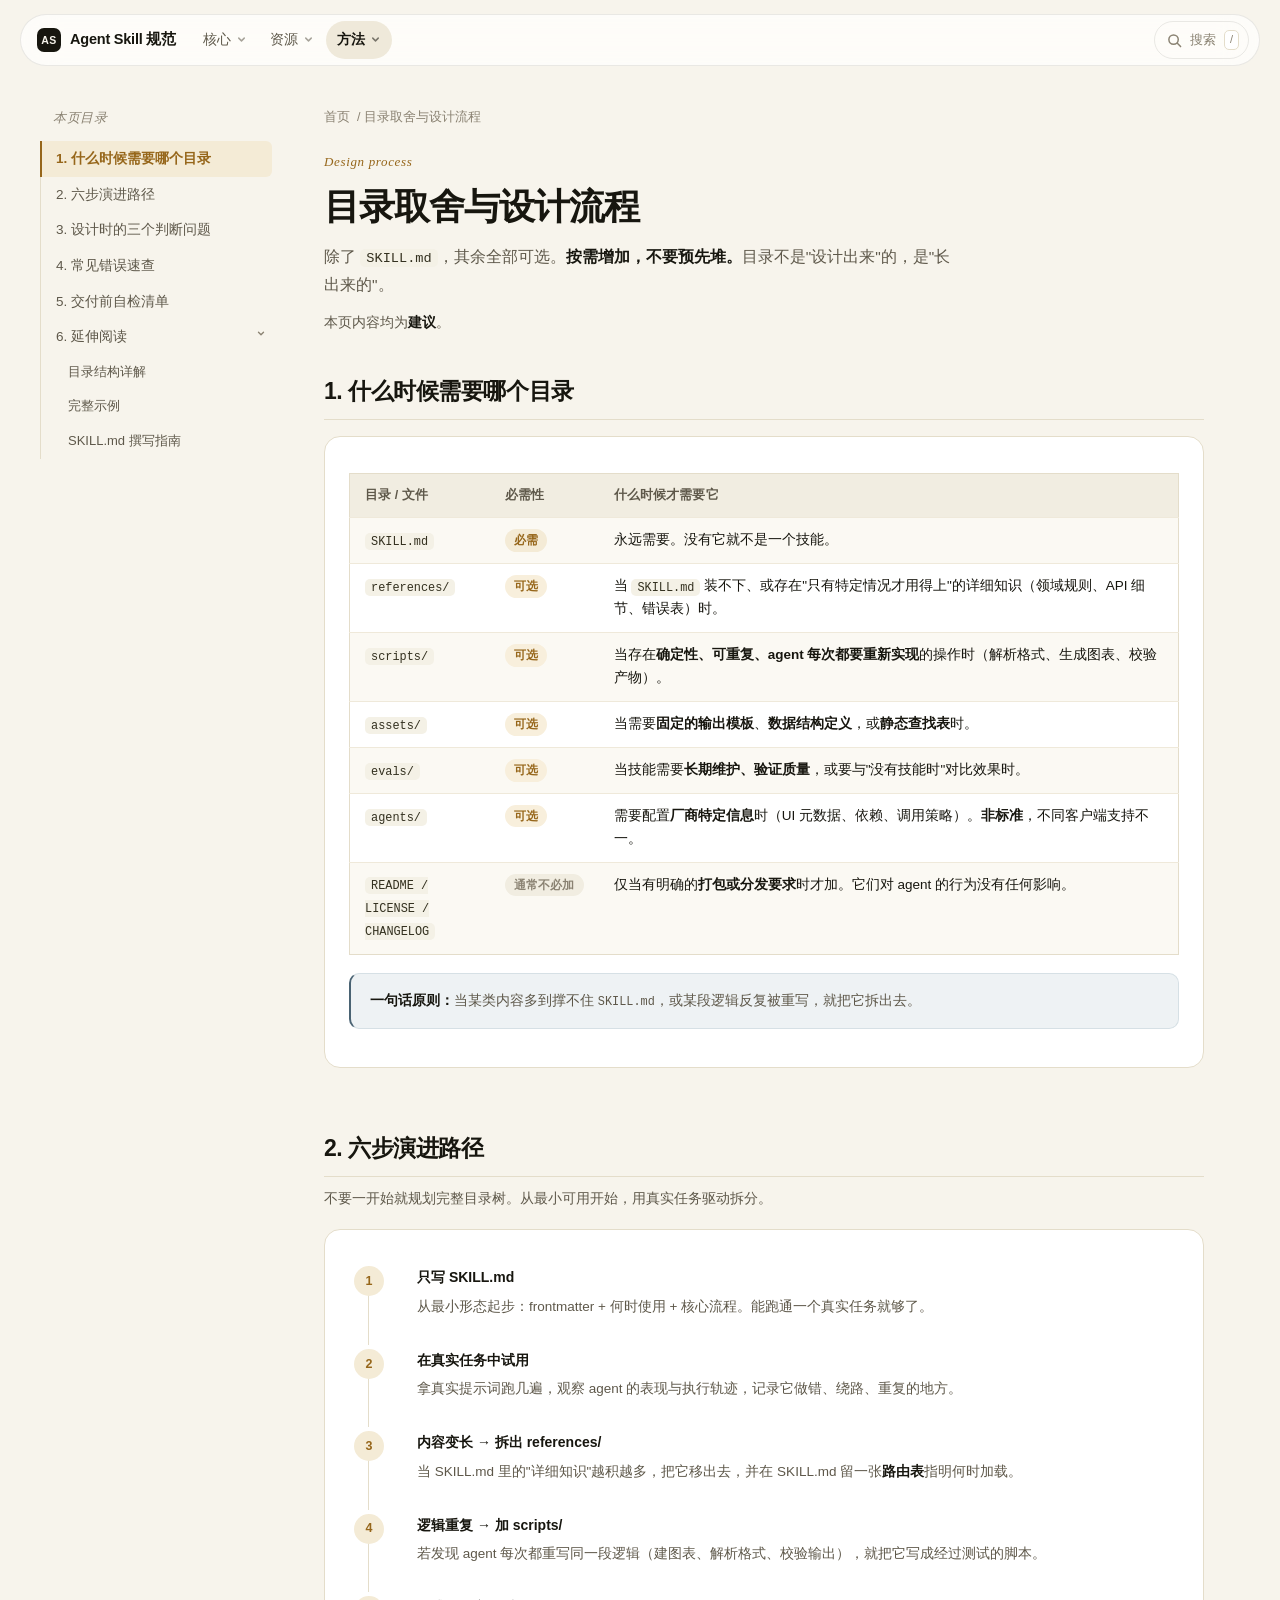
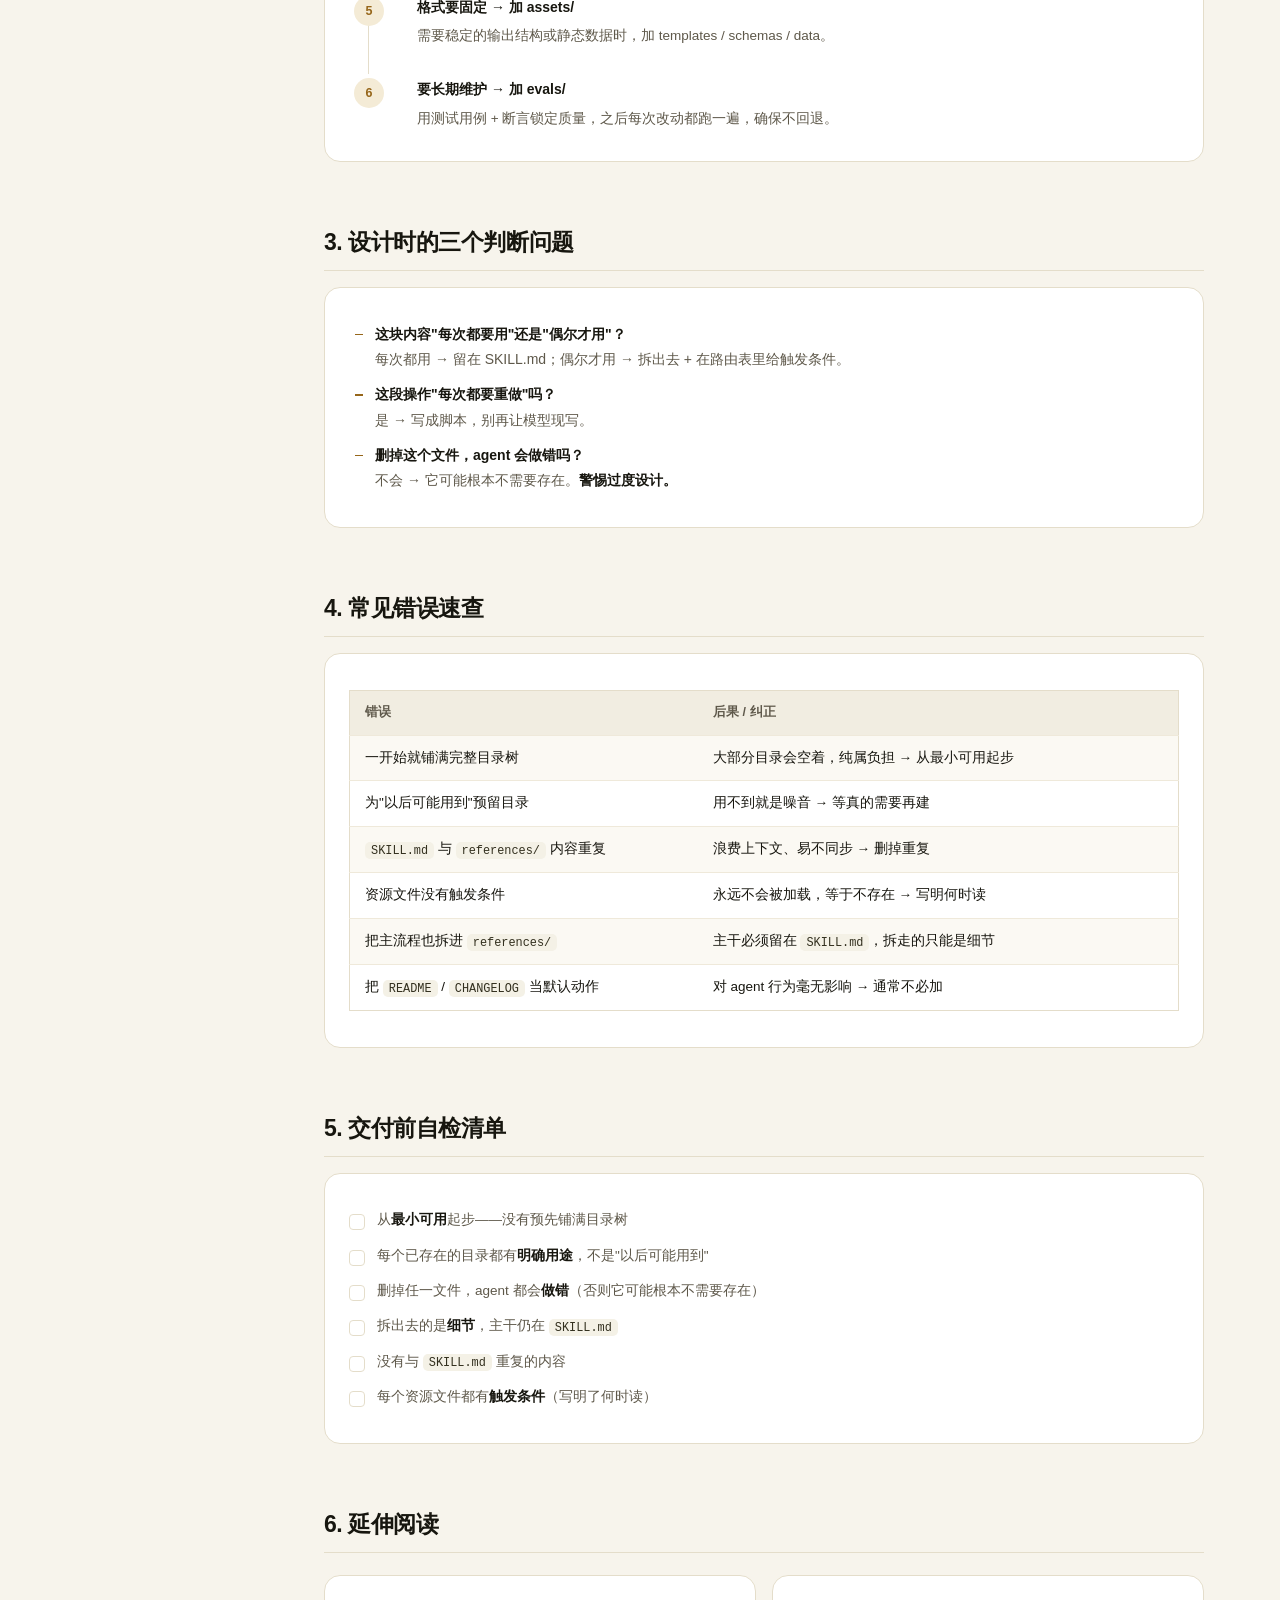
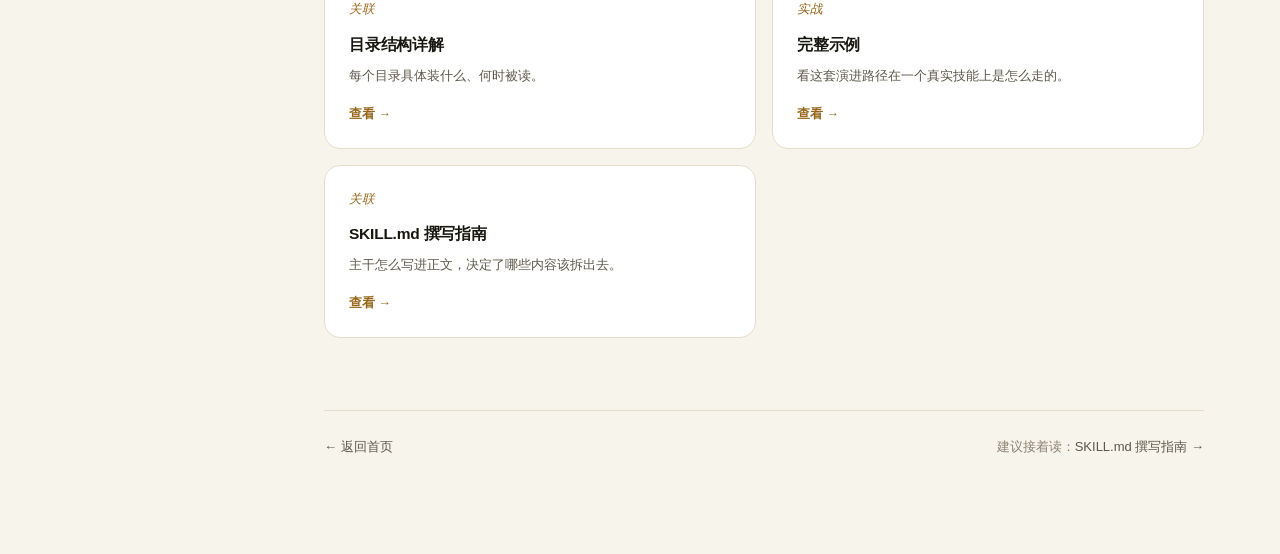
<file: design.html>
<!DOCTYPE html>
<html lang="zh-CN">
<head>
<meta charset="UTF-8">
<meta name="viewport" content="width=device-width, initial-scale=1">
<title>目录取舍与设计流程 · Agent Skill 规范</title>
<meta name="description" content="目录取舍与设计流程：六步演进路径与三个判断问题。">
<link rel="stylesheet" href="skill-spec.css">
</head>
<body>

<header class="topbar" id="topbar">
  <div class="topbar-inner">
    <a class="brand" href="index.html">
      <span class="brand-mark" aria-hidden="true">AS</span>
      <span class="brand-text">Agent Skill 规范</span>
    </a>

    <nav class="topnav" id="topnav" aria-label="站点导航">
      <div class="navgroup">
        <button class="navgroup-btn" type="button" aria-expanded="false">核心
          <svg width="11" height="11" viewBox="0 0 12 12" fill="none" aria-hidden="true"><path d="M3 4.5 6 7.5 9 4.5" stroke="currentColor" stroke-width="1.6" stroke-linecap="round" stroke-linejoin="round"/></svg>
        </button>
        <div class="navgroup-menu">
          <a href="index.html"><b>首页 · 总览</b><span>什么是 Agent Skill、渐进式加载与目录总览</span></a>
          <a href="structure-detail.html"><b>目录结构详解</b><span>每个文件装什么、何时被读、为何要单独拆出来</span></a>
          <a href="skill-md.html"><b>SKILL.md 撰写指南</b><span>frontmatter 逐字段详解、正文结构与写作原则</span></a>
          <a href="description.html"><b>描述与触发优化</b><span>description 决定触发；五条原则与优化闭环</span></a>
        </div>
      </div>
      <div class="navgroup">
        <button class="navgroup-btn" type="button" aria-expanded="false">资源
          <svg width="11" height="11" viewBox="0 0 12 12" fill="none" aria-hidden="true"><path d="M3 4.5 6 7.5 9 4.5" stroke="currentColor" stroke-width="1.6" stroke-linecap="round" stroke-linejoin="round"/></svg>
        </button>
        <div class="navgroup-menu">
          <a href="references.html"><b>references/ 撰写指南</b><span>主技术参考、领域知识、条件触发文档与 FORMS.md</span></a>
          <a href="scripts.html"><b>scripts/ 撰写指南</b><span>自包含依赖、非交互、错误自纠与 stdout/stderr 分流</span></a>
          <a href="assets.html"><b>assets/ 撰写指南</b><span>templates / schemas / data 三类静态资源</span></a>
          <a href="evals.html"><b>evals/ 撰写指南</b><span>evals.json 结构、用例设计、断言与判分迭代</span></a>
        </div>
      </div>
      <div class="navgroup active">
        <button class="navgroup-btn" type="button" aria-expanded="false">方法
          <svg width="11" height="11" viewBox="0 0 12 12" fill="none" aria-hidden="true"><path d="M3 4.5 6 7.5 9 4.5" stroke="currentColor" stroke-width="1.6" stroke-linecap="round" stroke-linejoin="round"/></svg>
        </button>
        <div class="navgroup-menu">
          <a href="design.html" class="active"><b>目录取舍与设计流程</b><span>什么时候才需要哪个目录；六步演进路径</span></a>
          <a href="examples.html"><b>完整示例</b><span>真实技能从最小版长成完整版的全过程</span></a>
        </div>
      </div>
    </nav>

    <button class="search-btn" id="searchBtn" type="button" aria-label="站内搜索">
      <svg width="15" height="15" viewBox="0 0 16 16" fill="none" aria-hidden="true"><circle cx="7" cy="7" r="5" stroke="currentColor" stroke-width="1.6"/><path d="m11 11 3.5 3.5" stroke="currentColor" stroke-width="1.6" stroke-linecap="round"/></svg>
      <span class="search-btn-text">搜索</span>
      <kbd>/</kbd>
    </button>

    <button class="nav-toggle" id="navToggle" type="button" aria-label="展开导航" aria-expanded="false">
      <span></span><span></span><span></span>
    </button>
  </div>
</header>

<div class="shell">
  <div class="layout">

    <aside class="sidebar" id="sidebar">
      <div class="sidebar-head" id="sidebarHead" role="button" tabindex="0" aria-expanded="false">
        <span>本页目录</span>
        <span class="sidebar-toggle" aria-hidden="true">
          <svg width="12" height="12" viewBox="0 0 12 12" fill="none"><path d="M3 4.5 6 7.5 9 4.5" stroke="currentColor" stroke-width="1.6" stroke-linecap="round" stroke-linejoin="round"/></svg>
        </span>
      </div>
      <nav class="toc" id="toc" aria-label="本页目录"></nav>
    </aside>

    <main class="content" id="content">

  <div class="crumb"><a href="index.html">首页</a> / 目录取舍与设计流程</div>
  <p class="eyebrow">Design process</p>
  <h1>目录取舍与设计流程</h1>
  <p class="sub">除了 <code>SKILL.md</code>，其余全部可选。<b>按需增加，不要预先堆。</b>目录不是"设计出来"的，是"长出来的"。</p>
  <p class="muted" style="margin-top:10px">本页内容均为<b>建议</b>。</p>

  <!-- 决策表 -->
  <h2>1. 什么时候需要哪个目录</h2>
  <div class="card tight">
    <table>
      <tr><th style="width:140px">目录 / 文件</th><th style="width:70px">必需性</th><th>什么时候才需要它</th></tr>
      <tr><td><code>SKILL.md</code></td><td><span class="badge req">必需</span></td><td>永远需要。没有它就不是一个技能。</td></tr>
      <tr><td><code>references/</code></td><td><span class="badge opt">可选</span></td><td>当 <code>SKILL.md</code> 装不下、或存在"只有特定情况才用得上"的详细知识（领域规则、API 细节、错误表）时。</td></tr>
      <tr><td><code>scripts/</code></td><td><span class="badge opt">可选</span></td><td>当存在<b>确定性、可重复、agent 每次都要重新实现</b>的操作时（解析格式、生成图表、校验产物）。</td></tr>
      <tr><td><code>assets/</code></td><td><span class="badge opt">可选</span></td><td>当需要<b>固定的输出模板</b>、<b>数据结构定义</b>，或<b>静态查找表</b>时。</td></tr>
      <tr><td><code>evals/</code></td><td><span class="badge opt">可选</span></td><td>当技能需要<b>长期维护、验证质量</b>，或要与"没有技能时"对比效果时。</td></tr>
      <tr><td><code>agents/</code></td><td><span class="badge opt">可选</span></td><td>需要配置<b>厂商特定信息</b>时（UI 元数据、依赖、调用策略）。<b>非标准</b>，不同客户端支持不一。</td></tr>
      <tr><td><code>README / LICENSE / CHANGELOG</code></td><td><span class="badge hum">通常不必加</span></td><td>仅当有明确的<b>打包或分发要求</b>时才加。它们对 agent 的行为没有任何影响。</td></tr>
    </table>
    <div class="callout"><b>一句话原则：</b>当某类内容多到撑不住 <code>SKILL.md</code>，或某段逻辑反复被重写，就把它拆出去。</div>
  </div>

  <!-- 演进路径 -->
  <h2>2. 六步演进路径</h2>
  <p class="h2sub">不要一开始就规划完整目录树。从最小可用开始，用真实任务驱动拆分。</p>
  <div class="card">
    <div class="steps">
      <div class="step">
        <h4>只写 SKILL.md</h4>
        <p>从最小形态起步：frontmatter + 何时使用 + 核心流程。能跑通一个真实任务就够了。</p>
      </div>
      <div class="step">
        <h4>在真实任务中试用</h4>
        <p>拿真实提示词跑几遍，观察 agent 的表现与执行轨迹，记录它做错、绕路、重复的地方。</p>
      </div>
      <div class="step">
        <h4>内容变长 → 拆出 references/</h4>
        <p>当 SKILL.md 里的"详细知识"越积越多，把它移出去，并在 SKILL.md 留一张<b>路由表</b>指明何时加载。</p>
      </div>
      <div class="step">
        <h4>逻辑重复 → 加 scripts/</h4>
        <p>若发现 agent 每次都重写同一段逻辑（建图表、解析格式、校验输出），就把它写成经过测试的脚本。</p>
      </div>
      <div class="step">
        <h4>格式要固定 → 加 assets/</h4>
        <p>需要稳定的输出结构或静态数据时，加 templates / schemas / data。</p>
      </div>
      <div class="step">
        <h4>要长期维护 → 加 evals/</h4>
        <p>用测试用例 + 断言锁定质量，之后每次改动都跑一遍，确保不回退。</p>
      </div>
    </div>
  </div>

  <!-- 三个判断问题 -->
  <h2>3. 设计时的三个判断问题</h2>
  <div class="card tight">
    <ul class="tick">
      <li><b>这块内容"每次都要用"还是"偶尔才用"？</b><br>每次都用 → 留在 SKILL.md；偶尔才用 → 拆出去 + 在路由表里给触发条件。</li>
      <li><b>这段操作"每次都要重做"吗？</b><br>是 → 写成脚本，别再让模型现写。</li>
      <li><b>删掉这个文件，agent 会做错吗？</b><br>不会 → 它可能根本不需要存在。<b>警惕过度设计。</b></li>
    </ul>
  </div>

  <!-- 常见错误 -->
  <h2>4. 常见错误速查</h2>
  <div class="card tight">
    <table>
      <tr><th style="width:42%">错误</th><th>后果 / 纠正</th></tr>
      <tr><td>一开始就铺满完整目录树</td><td>大部分目录会空着，纯属负担 → 从最小可用起步</td></tr>
      <tr><td>为"以后可能用到"预留目录</td><td>用不到就是噪音 → 等真的需要再建</td></tr>
      <tr><td><code>SKILL.md</code> 与 <code>references/</code> 内容重复</td><td>浪费上下文、易不同步 → 删掉重复</td></tr>
      <tr><td>资源文件没有触发条件</td><td>永远不会被加载，等于不存在 → 写明何时读</td></tr>
      <tr><td>把主流程也拆进 <code>references/</code></td><td>主干必须留在 <code>SKILL.md</code>，拆走的只能是细节</td></tr>
      <tr><td>把 <code>README</code> / <code>CHANGELOG</code> 当默认动作</td><td>对 agent 行为毫无影响 → 通常不必加</td></tr>
    </table>
  </div>

  <!-- 自检 -->
  <h2>5. 交付前自检清单</h2>
  <div class="card tight">
    <ul class="checklist">
      <li>从<b>最小可用</b>起步——没有预先铺满目录树</li>
      <li>每个已存在的目录都有<b>明确用途</b>，不是"以后可能用到"</li>
      <li>删掉任一文件，agent 都会<b>做错</b>（否则它可能根本不需要存在）</li>
      <li>拆出去的是<b>细节</b>，主干仍在 <code>SKILL.md</code></li>
      <li>没有与 <code>SKILL.md</code> 重复的内容</li>
      <li>每个资源文件都有<b>触发条件</b>（写明了何时读）</li>
    </ul>
  </div>

  <!-- 延伸阅读 -->
  <h2>6. 延伸阅读</h2>
  <div class="cards">
    <a class="navcard" href="structure-detail.html">
      <span class="tag">关联</span>
      <h3>目录结构详解</h3>
      <p>每个目录具体装什么、何时被读。</p>
      <span class="go">查看 →</span>
    </a>
    <a class="navcard" href="examples.html">
      <span class="tag">实战</span>
      <h3>完整示例</h3>
      <p>看这套演进路径在一个真实技能上是怎么走的。</p>
      <span class="go">查看 →</span>
    </a>
    <a class="navcard" href="skill-md.html">
      <span class="tag">关联</span>
      <h3>SKILL.md 撰写指南</h3>
      <p>主干怎么写进正文，决定了哪些内容该拆出去。</p>
      <span class="go">查看 →</span>
    </a>
  </div>

  <footer>
    <span><a href="index.html">← 返回首页</a></span>
    <span>建议接着读：<a href="skill-md.html">SKILL.md 撰写指南 →</a></span>
  </footer>

    </main>
  </div>
</div>

<!-- 站内搜索面板（全站可用，索引见页内脚本） -->
<div class="palette" id="palette" hidden>
  <div class="palette-mask" data-close></div>
  <div class="palette-box" role="dialog" aria-modal="true" aria-label="站内搜索">
    <div class="palette-head">
      <svg width="16" height="16" viewBox="0 0 16 16" fill="none" aria-hidden="true"><circle cx="7" cy="7" r="5" stroke="currentColor" stroke-width="1.6"/><path d="m11 11 3.5 3.5" stroke="currentColor" stroke-width="1.6" stroke-linecap="round"/></svg>
      <input id="paletteInput" type="search" placeholder="搜索文档标题、关键词…" autocomplete="off" spellcheck="false">
      <button class="palette-esc" type="button" data-close>ESC</button>
    </div>
    <div class="palette-body" id="paletteBody"></div>
    <div class="palette-foot">↑↓ 选择 · Enter 打开 · ESC 关闭</div>
  </div>
</div>

<!-- 回到顶部 -->
<button class="to-top" id="toTop" type="button" aria-label="回到顶部" hidden>
  <svg width="16" height="16" viewBox="0 0 16 16" fill="none" aria-hidden="true"><path d="M8 13V3.5M8 3.5 4 7.5M8 3.5l4 4" stroke="currentColor" stroke-width="1.7" stroke-linecap="round" stroke-linejoin="round"/></svg>
</button>

<script>
/* ==========================================================================
   全站交互脚本（内联在各页，保证单页可独立打开）
   1 顶部导航滚动阴影 · 2 移动端导航 · 3 分组下拉 · 4 侧边目录（生成/折叠/高亮）
   5 代码块复制 · 6 回到顶部 · 7 站内搜索（面板 + 首页搜索区）
   ========================================================================== */
(function () {
  'use strict';

  var $  = function (s, r) { return (r || document).querySelector(s); };
  var $$ = function (s, r) { return Array.prototype.slice.call((r || document).querySelectorAll(s)); };

  /* ---------- 站内搜索索引（与 README 的页面清单保持同步） ---------- */
  var SEARCH_INDEX = [
    { t: '首页 · 总览',            u: 'index.html',            d: '什么是 Agent Skill、渐进式加载、目录结构总览',   k: '首页 总览 渐进式披露 目录结构' },
    { t: '目录结构详解',            u: 'structure-detail.html', d: '每个文件装什么、何时被读、为何要单独拆出来',       k: '目录 结构 详解 references scripts assets evals agents' },
    { t: 'SKILL.md 撰写指南',       u: 'skill-md.html',         d: 'frontmatter 逐字段详解、正文结构与写作原则',       k: 'skill.md frontmatter name description license compatibility metadata allowed-tools 正文结构' },
    { t: '描述与触发优化',          u: 'description.html',      d: 'description 决定触发；五条原则与触发优化闭环',      k: 'description 描述 触发 优化 查询集 触发率 验证集' },
    { t: 'references/ 撰写指南',    u: 'references.html',       d: '主技术参考、领域知识、条件触发文档与 FORMS.md',     k: 'references reference.md domain forms 领域 参考 条件触发' },
    { t: 'scripts/ 撰写指南',       u: 'scripts.html',          d: '自包含依赖、非交互、错误自纠与 stdout/stderr 分流', k: 'scripts 脚本 自包含 非交互 help 退出码 dry-run stdout stderr' },
    { t: 'assets/ 撰写指南',        u: 'assets.html',           d: 'templates / schemas / data 三类静态资源',          k: 'assets templates schemas data 模板 查找表 数据结构' },
    { t: 'evals/ 撰写指南',         u: 'evals.html',            d: 'evals.json 结构、用例设计、断言与判分迭代',         k: 'evals 评测 断言 用例 判分 迭代' },
    { t: '目录取舍与设计流程',      u: 'design.html',           d: '什么时候才需要哪个目录；六步演进路径',             k: '设计 流程 取舍 演进 决策 最小可用' },
    { t: '完整示例',                u: 'examples.html',         d: '真实技能从最小版长成完整版的全过程（待重建）',       k: '示例 example 实战 演进' }
  ];

  /* ---------- 1 / 6. 顶部导航阴影 + 回到顶部显隐 ---------- */
  var topbar = $('#topbar');
  var toTop = $('#toTop');

  function syncTopbar() {
    if (topbar) topbar.classList.toggle('scrolled', window.scrollY > 8);
  }
  function syncToTop() {
    if (toTop) toTop.hidden = window.scrollY <= 420;
  }
  if (toTop) {
    toTop.addEventListener('click', function () {
      window.scrollTo({ top: 0, behavior: 'smooth' });
    });
  }

  var ticking = false;
  window.addEventListener('scroll', function () {
    if (ticking) return;
    ticking = true;
    window.requestAnimationFrame(function () {
      syncTopbar(); syncToTop(); syncSpy();
      ticking = false;
    });
  }, { passive: true });

  /* ---------- 2. 移动端导航抽屉 ---------- */
  var navToggle = $('#navToggle');
  var topnav = $('#topnav');
  if (navToggle && topnav) {
    navToggle.addEventListener('click', function () {
      var open = topnav.classList.toggle('open');
      navToggle.classList.toggle('is-open', open);
      navToggle.setAttribute('aria-expanded', open ? 'true' : 'false');
    });
  }

  /* ---------- 3. 分组下拉（点击切换；桌面悬停由 CSS 负责） ---------- */
  function closeGroups() {
    $$('.navgroup.open').forEach(function (g) {
      g.classList.remove('open');
      var b = $('.navgroup-btn', g);
      if (b) b.setAttribute('aria-expanded', 'false');
    });
  }
  $$('.navgroup-btn').forEach(function (btn) {
    btn.addEventListener('click', function (e) {
      e.preventDefault();
      e.stopPropagation();
      var group = btn.parentNode;
      var willOpen = !group.classList.contains('open');
      closeGroups();
      if (willOpen) {
        group.classList.add('open');
        btn.setAttribute('aria-expanded', 'true');
      }
    });
  });
  document.addEventListener('click', closeGroups);

  /* ---------- 4. 侧边目录 ---------- */
  var content = $('#content');
  var tocBox = $('#toc');
  var sidebar = $('#sidebar');
  var sidebarHead = $('#sidebarHead');
  var spyItems = [];

  if (sidebarHead && sidebar) {
    var toggleSidebar = function () {
      var open = sidebar.classList.toggle('open');
      sidebarHead.setAttribute('aria-expanded', open ? 'true' : 'false');
    };
    sidebarHead.addEventListener('click', toggleSidebar);
    sidebarHead.addEventListener('keydown', function (e) {
      if (e.key === 'Enter' || e.key === ' ') { e.preventDefault(); toggleSidebar(); }
    });
  }

  if (content && tocBox) {
    /* 4.1 收集章节：h2 与 .dirblock 为一级，其间的 h3 为二级 */
    var groups = [];
    var cursor = null;
    $$('h2, h3, .dirblock', content).forEach(function (node) {
      if (node.classList.contains('dirblock')) {
        var nm = $('.dirtitle .nm', node);
        groups.push({ el: node, label: nm ? nm.textContent.trim() : '目录', kids: [] });
        cursor = null;
      } else if (node.tagName === 'H2') {
        cursor = { el: node, label: node.textContent.trim(), kids: [] };
        groups.push(cursor);
      } else if (node.tagName === 'H3' && cursor) {
        cursor.kids.push({ el: node, label: node.textContent.trim() });
      }
    });

    /* 4.2 渲染目录 */
    var seq = 0;
    groups.forEach(function (g) {
      if (!g.el.id) g.el.id = 'sec-' + (++seq);

      var item = document.createElement('div');
      item.className = 'toc-item';
      var row = document.createElement('div');
      row.className = 'toc-row';

      var link = document.createElement('a');
      link.className = 'toc-link';
      link.href = '#' + g.el.id;
      link.textContent = g.label;
      link.title = g.label;
      row.appendChild(link);
      spyItems.push({ el: g.el, link: link });

      item.appendChild(row);

      if (g.kids.length) {
        var caret = document.createElement('button');
        caret.type = 'button';
        caret.className = 'toc-caret';
        caret.setAttribute('aria-label', '折叠或展开本节');
        caret.setAttribute('aria-expanded', 'true');
        caret.innerHTML = '<svg width="11" height="11" viewBox="0 0 12 12" fill="none"><path d="M3 4.5 6 7.5 9 4.5" stroke="currentColor" stroke-width="1.6" stroke-linecap="round" stroke-linejoin="round"/></svg>';
        row.appendChild(caret);

        var sub = document.createElement('div');
        sub.className = 'toc-sub';
        g.kids.forEach(function (k) {
          if (!k.el.id) k.el.id = 'sec-' + (++seq);
          var ka = document.createElement('a');
          ka.className = 'toc-link toc-link-sub';
          ka.href = '#' + k.el.id;
          ka.textContent = k.label;
          ka.title = k.label;
          sub.appendChild(ka);
          spyItems.push({ el: k.el, link: ka });
        });
        item.appendChild(sub);

        caret.addEventListener('click', function (e) {
          e.preventDefault();
          e.stopPropagation();
          var collapsed = item.classList.toggle('collapsed');
          caret.setAttribute('aria-expanded', collapsed ? 'false' : 'true');
        });
      }

      tocBox.appendChild(item);
    });

    /* 4.3 移动端点击目录项后收起面板 */
    tocBox.addEventListener('click', function (e) {
      if (e.target.closest('.toc-caret')) return;
      if (window.innerWidth <= 1024 && sidebar) sidebar.classList.remove('open');
    });

    /* 4.4 本页无小节时隐藏侧栏，正文单栏居中 */
    if (!groups.length) {
      var layout = sidebar ? sidebar.parentNode : null;
      if (sidebar) sidebar.hidden = true;
      if (layout) layout.classList.add('no-sidebar');
    }
  }

  /* 滚动高亮当前章节 */
  function syncSpy() {
    if (!spyItems.length) return;

    var line = window.scrollY + 140;
    var active = spyItems[0];
    for (var i = 0; i < spyItems.length; i++) {
      var top = spyItems[i].el.getBoundingClientRect().top + window.scrollY;
      if (top <= line) active = spyItems[i];
    }
    if (active.link.classList.contains('active')) return;

    spyItems.forEach(function (it) { it.link.classList.toggle('active', it === active); });

    var item = active.link.parentNode;
    if (item && item.classList.contains('collapsed')) item.classList.remove('collapsed');

    /* 让当前项保持在目录可视区内 */
    if (tocBox && tocBox.clientHeight > 60 && tocBox.scrollHeight > tocBox.clientHeight + 4) {
      var lr = active.link.getBoundingClientRect();
      var cr = tocBox.getBoundingClientRect();
      var pad = 44;
      if (lr.top < cr.top + pad) tocBox.scrollTop -= (cr.top + pad - lr.top);
      else if (lr.bottom > cr.bottom - pad) tocBox.scrollTop += (lr.bottom - cr.bottom + pad);
    }
  }

  /* ---------- 5. 代码块复制按钮 ---------- */
  $$('pre').forEach(function (pre) {
    if (pre.parentNode && pre.parentNode.classList && pre.parentNode.classList.contains('code-block')) return;

    var box = document.createElement('div');
    box.className = 'code-block';
    pre.parentNode.insertBefore(box, pre);
    box.appendChild(pre);

    var btn = document.createElement('button');
    btn.type = 'button';
    btn.className = 'code-copy';
    btn.textContent = '复制';
    btn.addEventListener('click', function () {
      var text = pre.innerText;
      var done = function () {
        btn.textContent = '已复制';
        window.setTimeout(function () { btn.textContent = '复制'; }, 1600);
      };
      var fallback = function () {
        var ta = document.createElement('textarea');
        ta.value = text;
        ta.setAttribute('readonly', '');
        ta.style.position = 'fixed';
        ta.style.top = '-1000px';
        document.body.appendChild(ta);
        ta.select();
        try { document.execCommand('copy'); done(); } catch (err) { /* 忽略 */ }
        document.body.removeChild(ta);
      };
      if (navigator.clipboard && navigator.clipboard.writeText) {
        navigator.clipboard.writeText(text).then(done, fallback);
      } else {
        fallback();
      }
    });
    box.appendChild(btn);
  });

  /* ---------- 7. 站内搜索 ---------- */
  function escapeHtml(s) {
    return String(s).replace(/[&<>"']/g, function (c) {
      return { '&': '&amp;', '<': '&lt;', '>': '&gt;', '"': '&quot;', "'": '&#39;' }[c];
    });
  }
  function highlight(text, q) {
    if (!q) return escapeHtml(text);
    var i = text.toLowerCase().indexOf(q.toLowerCase());
    if (i < 0) return escapeHtml(text);
    return escapeHtml(text.slice(0, i)) + '<mark>' + escapeHtml(text.slice(i, i + q.length)) +
           '</mark>' + escapeHtml(text.slice(i + q.length));
  }
  function search(q) {
    q = (q || '').trim();
    if (!q) return SEARCH_INDEX.slice();
    var lower = q.toLowerCase();
    return SEARCH_INDEX.filter(function (item) {
      return (item.t + ' ' + item.d + ' ' + item.k).toLowerCase().indexOf(lower) >= 0;
    });
  }

  var palette = $('#palette');
  var paletteInput = $('#paletteInput');
  var paletteBody = $('#paletteBody');
  var searchBtn = $('#searchBtn');
  var activeIdx = -1;

  function renderPalette(q) {
    if (!paletteBody) return;
    activeIdx = -1;
    var list = search(q);
    if (!list.length) {
      paletteBody.innerHTML = '<div class="palette-empty">没有匹配的文档，试试「frontmatter」「触发」「evals」</div>';
      return;
    }
    paletteBody.innerHTML = list.map(function (item) {
      return '<a class="palette-item" href="' + item.u + '">' +
             '<b>' + highlight(item.t, q) + '</b><span>' + highlight(item.d, q) + '</span></a>';
    }).join('');
  }

  function moveActive(step) {
    if (!paletteBody) return;
    var items = $$('.palette-item', paletteBody);
    if (!items.length) return;
    var idx = activeIdx + step;
    if (idx < 0) idx = items.length - 1;
    if (idx >= items.length) idx = 0;
    activeIdx = idx;
    items.forEach(function (el, i) { el.classList.toggle('is-active', i === idx); });

    var pr = items[idx].getBoundingClientRect();
    var br = paletteBody.getBoundingClientRect();
    if (pr.top < br.top) paletteBody.scrollTop -= (br.top - pr.top);
    else if (pr.bottom > br.bottom) paletteBody.scrollTop += (pr.bottom - br.bottom);
  }

  function openPalette() {
    if (!palette) return;
    palette.hidden = false;
    document.body.style.overflow = 'hidden';
    if (paletteInput) { paletteInput.value = ''; }
    renderPalette('');
    if (paletteInput) paletteInput.focus();
  }
  function closePalette() {
    if (!palette) return;
    palette.hidden = true;
    document.body.style.overflow = '';
  }

  if (searchBtn) searchBtn.addEventListener('click', openPalette);
  if (palette) {
    palette.addEventListener('click', function (e) {
      if (e.target.closest('[data-close]')) closePalette();
    });
  }
  if (paletteInput) {
    paletteInput.addEventListener('input', function () { renderPalette(paletteInput.value); });
    paletteInput.addEventListener('keydown', function (e) {
      if (e.key === 'ArrowDown') { e.preventDefault(); moveActive(1); }
      else if (e.key === 'ArrowUp') { e.preventDefault(); moveActive(-1); }
      else if (e.key === 'Enter') {
        var items = $$('.palette-item', paletteBody);
        var target = items[activeIdx >= 0 ? activeIdx : 0];
        if (target) { e.preventDefault(); window.location.href = target.getAttribute('href'); }
      }
    });
  }
  document.addEventListener('keydown', function (e) {
    if (e.key === 'Escape' && palette && !palette.hidden) { closePalette(); return; }
    if (e.key === '/' && palette && palette.hidden) {
      var tag = (e.target.tagName || '').toLowerCase();
      if (tag === 'input' || tag === 'textarea' || e.target.isContentEditable) return;
      e.preventDefault();
      openPalette();
    }
  });

  /* 首页搜索区（仅首页存在） */
  var homeInput = $('#homeSearch');
  var homeResults = $('#homeResults');
  if (homeInput && homeResults) {
    var renderHome = function () {
      var q = homeInput.value.trim();
      if (!q) { homeResults.hidden = true; homeResults.innerHTML = ''; return; }
      var list = search(q);
      homeResults.hidden = false;
      homeResults.innerHTML = list.length
        ? list.map(function (item) {
            return '<a class="search-result" href="' + item.u + '"><b>' + highlight(item.t, q) +
                   '</b><span>' + highlight(item.d, q) + '</span></a>';
          }).join('')
        : '<div class="search-empty">没有匹配的文档，试试「frontmatter」「触发」「evals」</div>';
    };
    homeInput.addEventListener('input', renderHome);
    homeInput.addEventListener('keydown', function (e) {
      if (e.key === 'Enter') {
        var first = $('.search-result', homeResults);
        if (first) { e.preventDefault(); window.location.href = first.getAttribute('href'); }
      }
    });

    /* 快捷标签：index.html#q=关键词 直接预填并出结果 */
    var applyHash = function () {
      var h = window.location.hash;
      if (h.indexOf('#q=') !== 0) return;
      homeInput.value = decodeURIComponent(h.slice(3));
      renderHome();
      var block = $('#searchBlock');
      if (block) block.scrollIntoView({ behavior: 'smooth', block: 'start' });
    };
    window.addEventListener('hashchange', applyHash);
    applyHash();
  }

  /* ---------- 8. 滚动显现 ---------- */
  var reduceMotion = window.matchMedia &&
    window.matchMedia('(prefers-reduced-motion: reduce)').matches;

  if (!reduceMotion && 'IntersectionObserver' in window) {
    var revealTargets = $$('.card, .dirblock, .navcard, .search-block');
    revealTargets.forEach(function (el, i) {
      el.classList.add('reveal');
      el.style.transitionDelay = (i % 3) * 70 + 'ms';
    });
    var io = new IntersectionObserver(function (entries) {
      entries.forEach(function (entry) {
        if (entry.isIntersecting) {
          entry.target.classList.add('is-in');
          io.unobserve(entry.target);
        }
      });
    }, { rootMargin: '0px 0px -6% 0px', threshold: 0.03 });
    revealTargets.forEach(function (el) { io.observe(el); });
  }

  /* ---------- 初始化 ---------- */
  syncTopbar();
  syncToTop();
  syncSpy();
  window.addEventListener('load', syncSpy);
})();
</script>
</body>
</html>
</file>
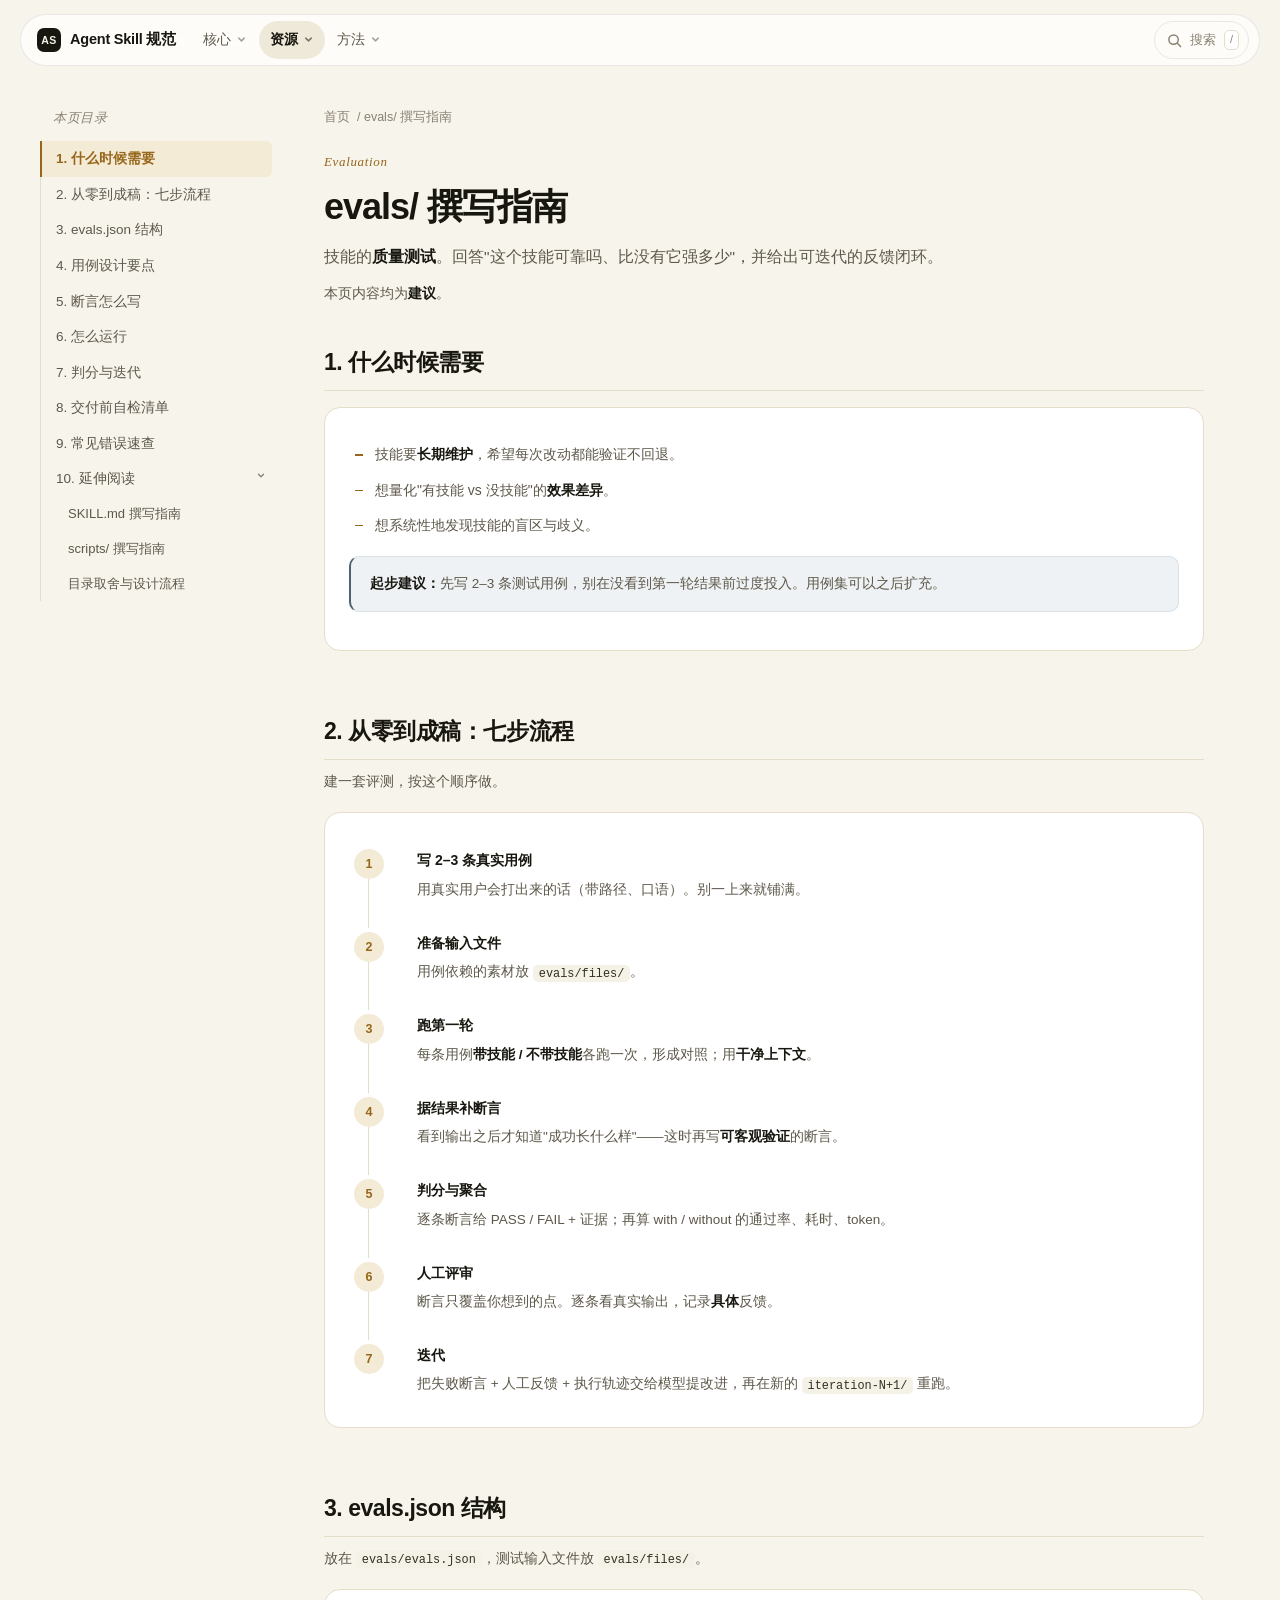
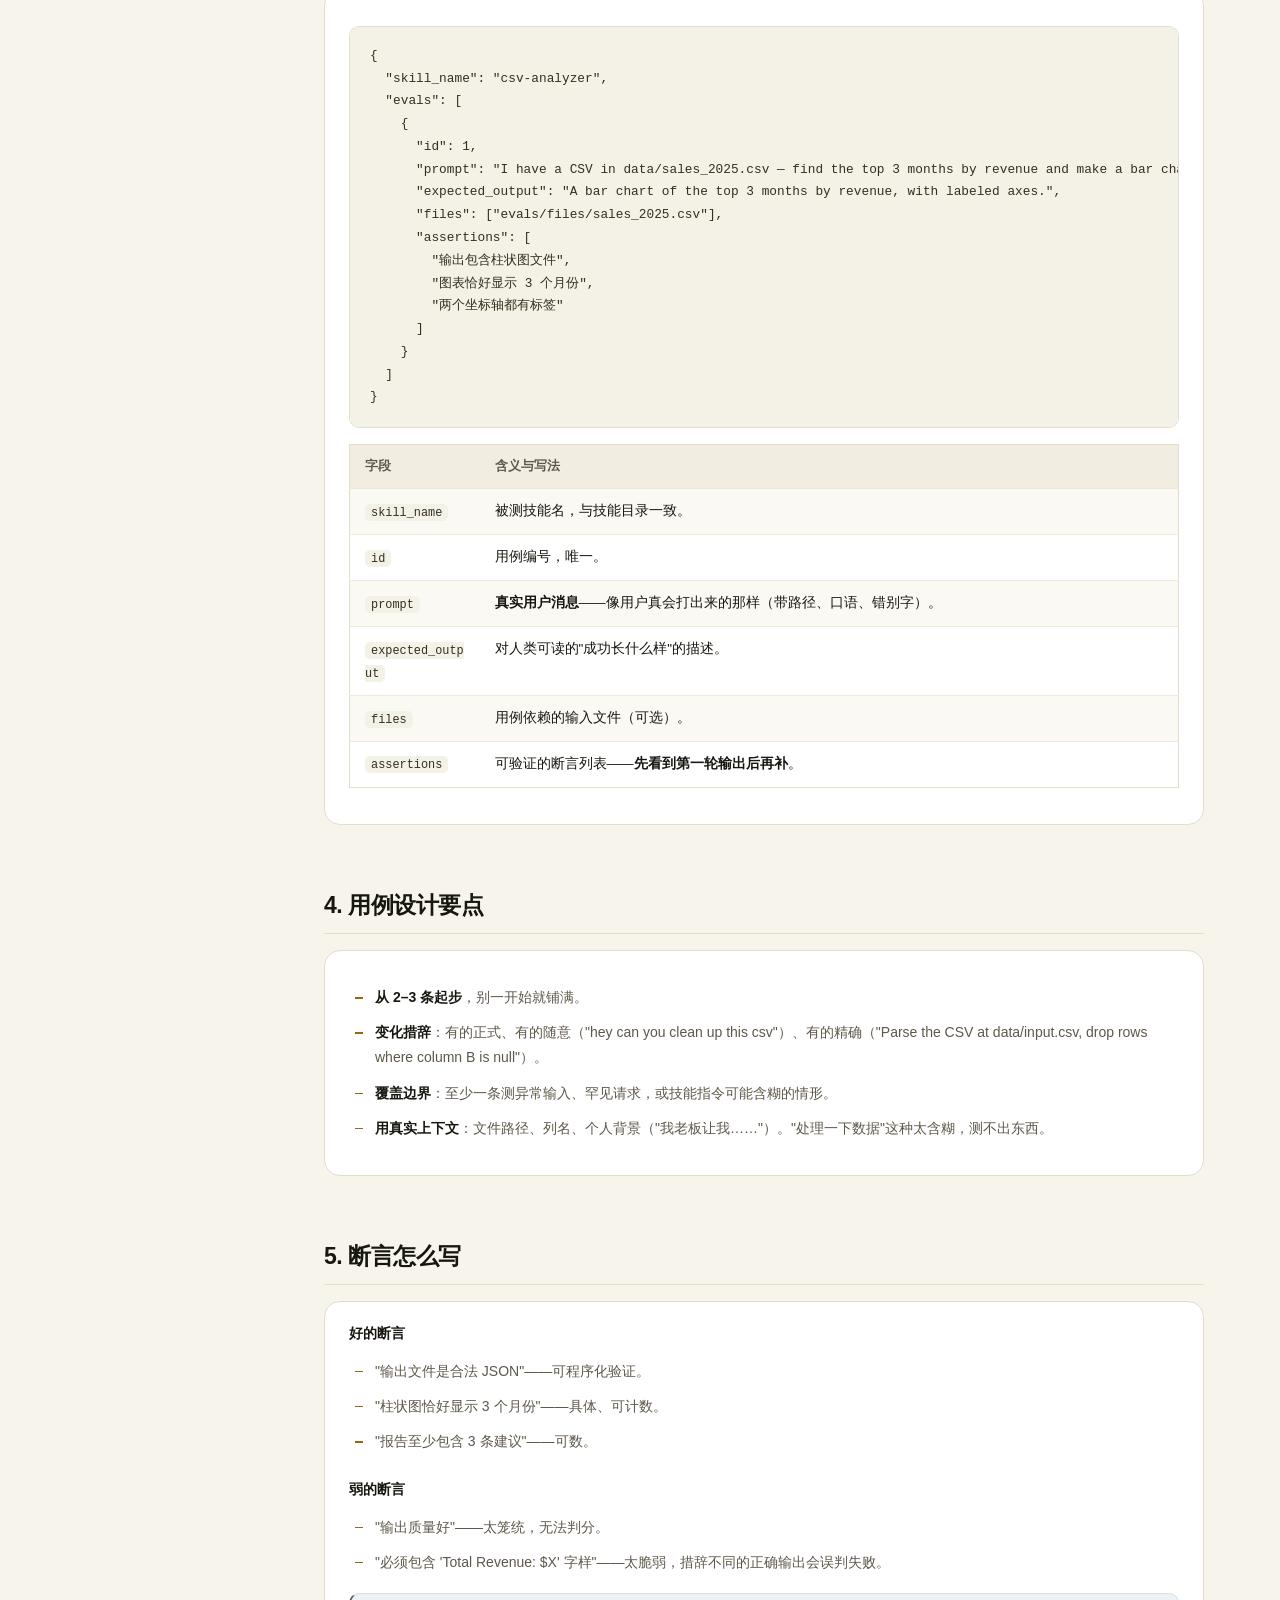
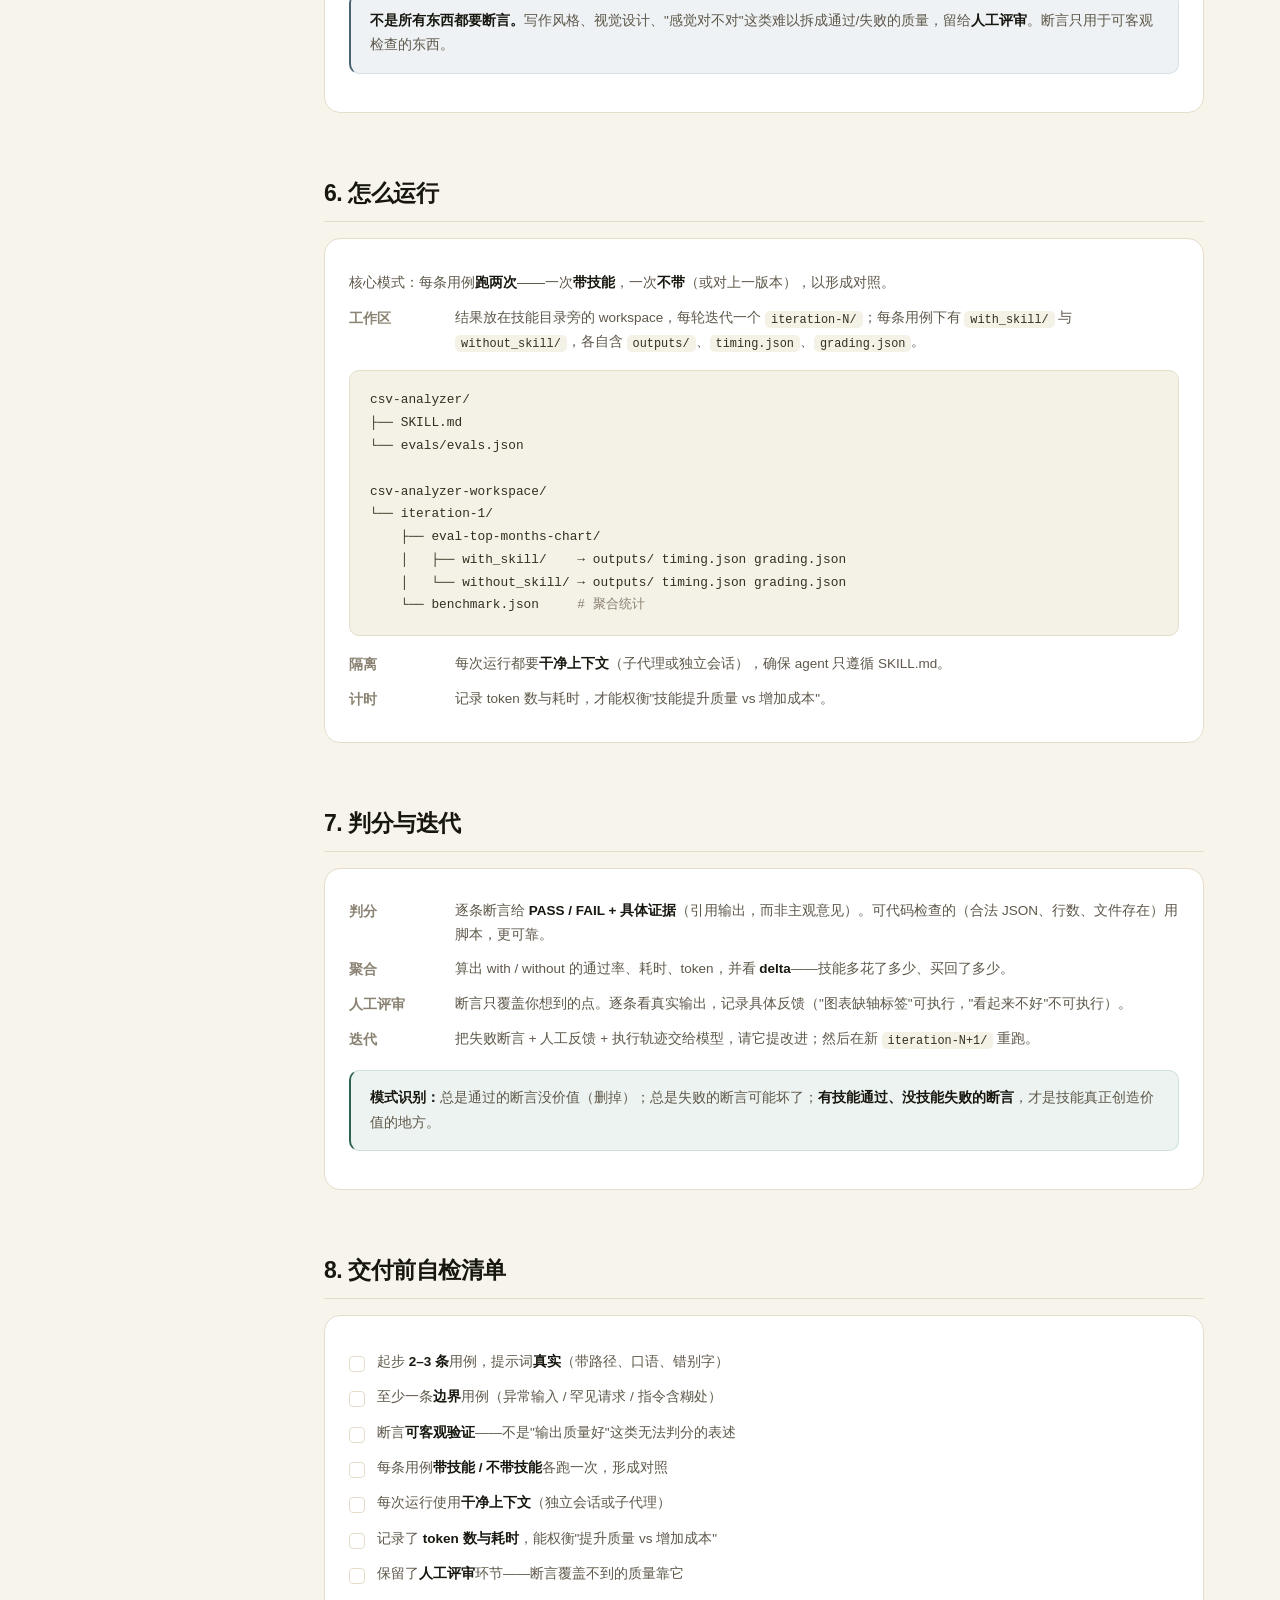
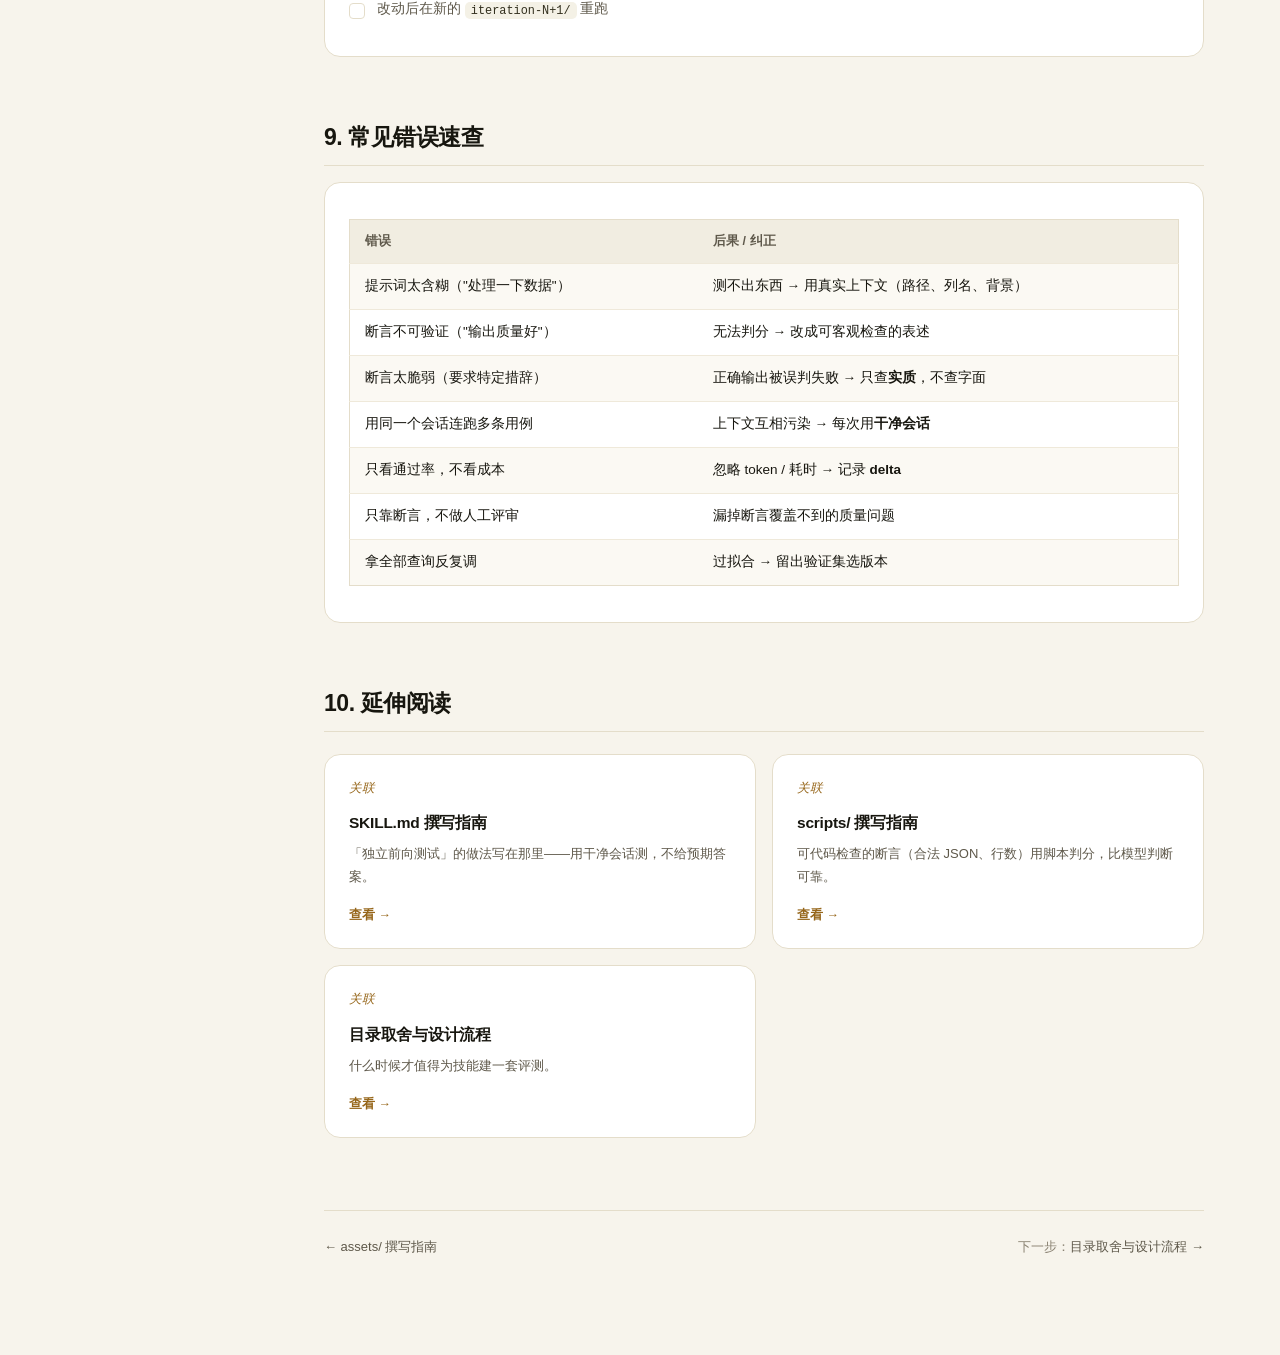
<file: evals.html>
<!DOCTYPE html>
<html lang="zh-CN">
<head>
<meta charset="UTF-8">
<meta name="viewport" content="width=device-width, initial-scale=1">
<title>evals/ 撰写指南 · Agent Skill 规范</title>
<meta name="description" content="evals/ 撰写指南：用例设计、断言写法、运行与判分迭代。">
<link rel="stylesheet" href="skill-spec.css">
</head>
<body>

<header class="topbar" id="topbar">
  <div class="topbar-inner">
    <a class="brand" href="index.html">
      <span class="brand-mark" aria-hidden="true">AS</span>
      <span class="brand-text">Agent Skill 规范</span>
    </a>

    <nav class="topnav" id="topnav" aria-label="站点导航">
      <div class="navgroup">
        <button class="navgroup-btn" type="button" aria-expanded="false">核心
          <svg width="11" height="11" viewBox="0 0 12 12" fill="none" aria-hidden="true"><path d="M3 4.5 6 7.5 9 4.5" stroke="currentColor" stroke-width="1.6" stroke-linecap="round" stroke-linejoin="round"/></svg>
        </button>
        <div class="navgroup-menu">
          <a href="index.html"><b>首页 · 总览</b><span>什么是 Agent Skill、渐进式加载与目录总览</span></a>
          <a href="structure-detail.html"><b>目录结构详解</b><span>每个文件装什么、何时被读、为何要单独拆出来</span></a>
          <a href="skill-md.html"><b>SKILL.md 撰写指南</b><span>frontmatter 逐字段详解、正文结构与写作原则</span></a>
          <a href="description.html"><b>描述与触发优化</b><span>description 决定触发；五条原则与优化闭环</span></a>
        </div>
      </div>
      <div class="navgroup active">
        <button class="navgroup-btn" type="button" aria-expanded="false">资源
          <svg width="11" height="11" viewBox="0 0 12 12" fill="none" aria-hidden="true"><path d="M3 4.5 6 7.5 9 4.5" stroke="currentColor" stroke-width="1.6" stroke-linecap="round" stroke-linejoin="round"/></svg>
        </button>
        <div class="navgroup-menu">
          <a href="references.html"><b>references/ 撰写指南</b><span>主技术参考、领域知识、条件触发文档与 FORMS.md</span></a>
          <a href="scripts.html"><b>scripts/ 撰写指南</b><span>自包含依赖、非交互、错误自纠与 stdout/stderr 分流</span></a>
          <a href="assets.html"><b>assets/ 撰写指南</b><span>templates / schemas / data 三类静态资源</span></a>
          <a href="evals.html" class="active"><b>evals/ 撰写指南</b><span>evals.json 结构、用例设计、断言与判分迭代</span></a>
        </div>
      </div>
      <div class="navgroup">
        <button class="navgroup-btn" type="button" aria-expanded="false">方法
          <svg width="11" height="11" viewBox="0 0 12 12" fill="none" aria-hidden="true"><path d="M3 4.5 6 7.5 9 4.5" stroke="currentColor" stroke-width="1.6" stroke-linecap="round" stroke-linejoin="round"/></svg>
        </button>
        <div class="navgroup-menu">
          <a href="design.html"><b>目录取舍与设计流程</b><span>什么时候才需要哪个目录；六步演进路径</span></a>
          <a href="examples.html"><b>完整示例</b><span>真实技能从最小版长成完整版的全过程</span></a>
        </div>
      </div>
    </nav>

    <button class="search-btn" id="searchBtn" type="button" aria-label="站内搜索">
      <svg width="15" height="15" viewBox="0 0 16 16" fill="none" aria-hidden="true"><circle cx="7" cy="7" r="5" stroke="currentColor" stroke-width="1.6"/><path d="m11 11 3.5 3.5" stroke="currentColor" stroke-width="1.6" stroke-linecap="round"/></svg>
      <span class="search-btn-text">搜索</span>
      <kbd>/</kbd>
    </button>

    <button class="nav-toggle" id="navToggle" type="button" aria-label="展开导航" aria-expanded="false">
      <span></span><span></span><span></span>
    </button>
  </div>
</header>

<div class="shell">
  <div class="layout">

    <aside class="sidebar" id="sidebar">
      <div class="sidebar-head" id="sidebarHead" role="button" tabindex="0" aria-expanded="false">
        <span>本页目录</span>
        <span class="sidebar-toggle" aria-hidden="true">
          <svg width="12" height="12" viewBox="0 0 12 12" fill="none"><path d="M3 4.5 6 7.5 9 4.5" stroke="currentColor" stroke-width="1.6" stroke-linecap="round" stroke-linejoin="round"/></svg>
        </span>
      </div>
      <nav class="toc" id="toc" aria-label="本页目录"></nav>
    </aside>

    <main class="content" id="content">

  <div class="crumb"><a href="index.html">首页</a> / evals/ 撰写指南</div>
  <p class="eyebrow">Evaluation</p>
  <h1>evals/ 撰写指南</h1>
  <p class="sub">技能的<b>质量测试</b>。回答"这个技能可靠吗、比没有它强多少"，并给出可迭代的反馈闭环。</p>
  <p class="muted" style="margin-top:10px">本页内容均为<b>建议</b>。</p>

  <!-- 定位 -->
  <h2>1. 什么时候需要</h2>
  <div class="card tight">
    <ul class="tick">
      <li>技能要<b>长期维护</b>，希望每次改动都能验证不回退。</li>
      <li>想量化"有技能 vs 没技能"的<b>效果差异</b>。</li>
      <li>想系统性地发现技能的盲区与歧义。</li>
    </ul>
    <div class="callout"><b>起步建议：</b>先写 2–3 条测试用例，别在没看到第一轮结果前过度投入。用例集可以之后扩充。</div>
  </div>

  <!-- 操作流程 -->
  <h2>2. 从零到成稿：七步流程</h2>
  <p class="h2sub">建一套评测，按这个顺序做。</p>
  <div class="card">
    <div class="steps">
      <div class="step">
        <h4>写 2–3 条真实用例</h4>
        <p>用真实用户会打出来的话（带路径、口语）。别一上来就铺满。</p>
      </div>
      <div class="step">
        <h4>准备输入文件</h4>
        <p>用例依赖的素材放 <code>evals/files/</code>。</p>
      </div>
      <div class="step">
        <h4>跑第一轮</h4>
        <p>每条用例<b>带技能 / 不带技能</b>各跑一次，形成对照；用<b>干净上下文</b>。</p>
      </div>
      <div class="step">
        <h4>据结果补断言</h4>
        <p>看到输出之后才知道"成功长什么样"——这时再写<b>可客观验证</b>的断言。</p>
      </div>
      <div class="step">
        <h4>判分与聚合</h4>
        <p>逐条断言给 PASS / FAIL + 证据；再算 with / without 的通过率、耗时、token。</p>
      </div>
      <div class="step">
        <h4>人工评审</h4>
        <p>断言只覆盖你想到的点。逐条看真实输出，记录<b>具体</b>反馈。</p>
      </div>
      <div class="step">
        <h4>迭代</h4>
        <p>把失败断言 + 人工反馈 + 执行轨迹交给模型提改进，再在新的 <code>iteration-N+1/</code> 重跑。</p>
      </div>
    </div>
  </div>

  <!-- 结构 -->
  <h2>3. evals.json 结构</h2>
  <p class="h2sub">放在 <code>evals/evals.json</code>，测试输入文件放 <code>evals/files/</code>。</p>
  <div class="card tight">
<pre>{
  "skill_name": "csv-analyzer",
  "evals": [
    {
      "id": 1,
      "prompt": "I have a CSV in data/sales_2025.csv — find the top 3 months by revenue and make a bar chart?",
      "expected_output": "A bar chart of the top 3 months by revenue, with labeled axes.",
      "files": ["evals/files/sales_2025.csv"],
      "assertions": [
        "输出包含柱状图文件",
        "图表恰好显示 3 个月份",
        "两个坐标轴都有标签"
      ]
    }
  ]
}</pre>
    <table>
      <tr><th style="width:130px">字段</th><th>含义与写法</th></tr>
      <tr><td><code>skill_name</code></td><td>被测技能名，与技能目录一致。</td></tr>
      <tr><td><code>id</code></td><td>用例编号，唯一。</td></tr>
      <tr><td><code>prompt</code></td><td><b>真实用户消息</b>——像用户真会打出来的那样（带路径、口语、错别字）。</td></tr>
      <tr><td><code>expected_output</code></td><td>对人类可读的"成功长什么样"的描述。</td></tr>
      <tr><td><code>files</code></td><td>用例依赖的输入文件（可选）。</td></tr>
      <tr><td><code>assertions</code></td><td>可验证的断言列表——<b>先看到第一轮输出后再补</b>。</td></tr>
    </table>
  </div>

  <!-- 用例设计 -->
  <h2>4. 用例设计要点</h2>
  <div class="card tight">
    <ul class="tick">
      <li><b>从 2–3 条起步</b>，别一开始就铺满。</li>
      <li><b>变化措辞</b>：有的正式、有的随意（"hey can you clean up this csv"）、有的精确（"Parse the CSV at data/input.csv, drop rows where column B is null"）。</li>
      <li><b>覆盖边界</b>：至少一条测异常输入、罕见请求，或技能指令可能含糊的情形。</li>
      <li><b>用真实上下文</b>：文件路径、列名、个人背景（"我老板让我……"）。"处理一下数据"这种太含糊，测不出东西。</li>
    </ul>
  </div>

  <!-- 断言 -->
  <h2>5. 断言怎么写</h2>
  <div class="card tight">
    <h4>好的断言</h4>
    <ul class="tick">
      <li>"输出文件是合法 JSON"——可程序化验证。</li>
      <li>"柱状图恰好显示 3 个月份"——具体、可计数。</li>
      <li>"报告至少包含 3 条建议"——可数。</li>
    </ul>
    <h4>弱的断言</h4>
    <ul class="tick">
      <li>"输出质量好"——太笼统，无法判分。</li>
      <li>"必须包含 'Total Revenue: $X' 字样"——太脆弱，措辞不同的正确输出会误判失败。</li>
    </ul>
    <div class="callout"><b>不是所有东西都要断言。</b>写作风格、视觉设计、"感觉对不对"这类难以拆成通过/失败的质量，留给<b>人工评审</b>。断言只用于可客观检查的东西。</div>
  </div>

  <!-- 运行 -->
  <h2>6. 怎么运行</h2>
  <div class="card tight">
    <p class="muted">核心模式：每条用例<b>跑两次</b>——一次<b>带技能</b>，一次<b>不带</b>（或对上一版本），以形成对照。</p>
    <div class="fline"><b>工作区</b><span>结果放在技能目录旁的 workspace，每轮迭代一个 <code>iteration-N/</code>；每条用例下有 <code>with_skill/</code> 与 <code>without_skill/</code>，各自含 <code>outputs/</code>、<code>timing.json</code>、<code>grading.json</code>。</span></div>
<pre>csv-analyzer/
├── SKILL.md
└── evals/evals.json

csv-analyzer-workspace/
└── iteration-1/
    ├── eval-top-months-chart/
    │   ├── with_skill/    → outputs/ timing.json grading.json
    │   └── without_skill/ → outputs/ timing.json grading.json
    └── benchmark.json     <span class="c"># 聚合统计</span></pre>
    <div class="fline"><b>隔离</b><span>每次运行都要<b>干净上下文</b>（子代理或独立会话），确保 agent 只遵循 SKILL.md。</span></div>
    <div class="fline"><b>计时</b><span>记录 token 数与耗时，才能权衡"技能提升质量 vs 增加成本"。</span></div>
  </div>

  <!-- 判分与迭代 -->
  <h2>7. 判分与迭代</h2>
  <div class="card tight">
    <div class="fline"><b>判分</b><span>逐条断言给 <b>PASS / FAIL + 具体证据</b>（引用输出，而非主观意见）。可代码检查的（合法 JSON、行数、文件存在）用脚本，更可靠。</span></div>
    <div class="fline"><b>聚合</b><span>算出 with / without 的通过率、耗时、token，并看 <b>delta</b>——技能多花了多少、买回了多少。</span></div>
    <div class="fline"><b>人工评审</b><span>断言只覆盖你想到的点。逐条看真实输出，记录具体反馈（"图表缺轴标签"可执行，"看起来不好"不可执行）。</span></div>
    <div class="fline"><b>迭代</b><span>把失败断言 + 人工反馈 + 执行轨迹交给模型，请它提改进；然后在新 <code>iteration-N+1/</code> 重跑。</span></div>
    <div class="callout good"><b>模式识别：</b>总是通过的断言没价值（删掉）；总是失败的断言可能坏了；<b>有技能通过、没技能失败的断言</b>，才是技能真正创造价值的地方。</div>
  </div>

  <!-- 自检 -->
  <h2>8. 交付前自检清单</h2>
  <div class="card tight">
    <ul class="checklist">
      <li>起步 <b>2–3 条</b>用例，提示词<b>真实</b>（带路径、口语、错别字）</li>
      <li>至少一条<b>边界</b>用例（异常输入 / 罕见请求 / 指令含糊处）</li>
      <li>断言<b>可客观验证</b>——不是"输出质量好"这类无法判分的表述</li>
      <li>每条用例<b>带技能 / 不带技能</b>各跑一次，形成对照</li>
      <li>每次运行使用<b>干净上下文</b>（独立会话或子代理）</li>
      <li>记录了 <b>token 数与耗时</b>，能权衡"提升质量 vs 增加成本"</li>
      <li>保留了<b>人工评审</b>环节——断言覆盖不到的质量靠它</li>
      <li>改动后在新的 <code>iteration-N+1/</code> 重跑</li>
    </ul>
  </div>

  <!-- 常见错误 -->
  <h2>9. 常见错误速查</h2>
  <div class="card tight">
    <table>
      <tr><th style="width:42%">错误</th><th>后果 / 纠正</th></tr>
      <tr><td>提示词太含糊（"处理一下数据"）</td><td>测不出东西 → 用真实上下文（路径、列名、背景）</td></tr>
      <tr><td>断言不可验证（"输出质量好"）</td><td>无法判分 → 改成可客观检查的表述</td></tr>
      <tr><td>断言太脆弱（要求特定措辞）</td><td>正确输出被误判失败 → 只查<b>实质</b>，不查字面</td></tr>
      <tr><td>用同一个会话连跑多条用例</td><td>上下文互相污染 → 每次用<b>干净会话</b></td></tr>
      <tr><td>只看通过率，不看成本</td><td>忽略 token / 耗时 → 记录 <b>delta</b></td></tr>
      <tr><td>只靠断言，不做人工评审</td><td>漏掉断言覆盖不到的质量问题</td></tr>
      <tr><td>拿全部查询反复调</td><td>过拟合 → 留出验证集选版本</td></tr>
    </table>
  </div>

  <!-- 延伸阅读 -->
  <h2>10. 延伸阅读</h2>
  <div class="cards">
    <a class="navcard" href="skill-md.html">
      <span class="tag">关联</span>
      <h3>SKILL.md 撰写指南</h3>
      <p>「独立前向测试」的做法写在那里——用干净会话测，不给预期答案。</p>
      <span class="go">查看 →</span>
    </a>
    <a class="navcard" href="scripts.html">
      <span class="tag">关联</span>
      <h3>scripts/ 撰写指南</h3>
      <p>可代码检查的断言（合法 JSON、行数）用脚本判分，比模型判断可靠。</p>
      <span class="go">查看 →</span>
    </a>
    <a class="navcard" href="design.html">
      <span class="tag">关联</span>
      <h3>目录取舍与设计流程</h3>
      <p>什么时候才值得为技能建一套评测。</p>
      <span class="go">查看 →</span>
    </a>
  </div>

  <footer>
    <span><a href="assets.html">← assets/ 撰写指南</a></span>
    <span>下一步：<a href="design.html">目录取舍与设计流程 →</a></span>
  </footer>

    </main>
  </div>
</div>

<!-- 站内搜索面板（全站可用，索引见页内脚本） -->
<div class="palette" id="palette" hidden>
  <div class="palette-mask" data-close></div>
  <div class="palette-box" role="dialog" aria-modal="true" aria-label="站内搜索">
    <div class="palette-head">
      <svg width="16" height="16" viewBox="0 0 16 16" fill="none" aria-hidden="true"><circle cx="7" cy="7" r="5" stroke="currentColor" stroke-width="1.6"/><path d="m11 11 3.5 3.5" stroke="currentColor" stroke-width="1.6" stroke-linecap="round"/></svg>
      <input id="paletteInput" type="search" placeholder="搜索文档标题、关键词…" autocomplete="off" spellcheck="false">
      <button class="palette-esc" type="button" data-close>ESC</button>
    </div>
    <div class="palette-body" id="paletteBody"></div>
    <div class="palette-foot">↑↓ 选择 · Enter 打开 · ESC 关闭</div>
  </div>
</div>

<!-- 回到顶部 -->
<button class="to-top" id="toTop" type="button" aria-label="回到顶部" hidden>
  <svg width="16" height="16" viewBox="0 0 16 16" fill="none" aria-hidden="true"><path d="M8 13V3.5M8 3.5 4 7.5M8 3.5l4 4" stroke="currentColor" stroke-width="1.7" stroke-linecap="round" stroke-linejoin="round"/></svg>
</button>

<script>
/* ==========================================================================
   全站交互脚本（内联在各页，保证单页可独立打开）
   1 顶部导航滚动阴影 · 2 移动端导航 · 3 分组下拉 · 4 侧边目录（生成/折叠/高亮）
   5 代码块复制 · 6 回到顶部 · 7 站内搜索（面板 + 首页搜索区）
   ========================================================================== */
(function () {
  'use strict';

  var $  = function (s, r) { return (r || document).querySelector(s); };
  var $$ = function (s, r) { return Array.prototype.slice.call((r || document).querySelectorAll(s)); };

  /* ---------- 站内搜索索引（与 README 的页面清单保持同步） ---------- */
  var SEARCH_INDEX = [
    { t: '首页 · 总览',            u: 'index.html',            d: '什么是 Agent Skill、渐进式加载、目录结构总览',   k: '首页 总览 渐进式披露 目录结构' },
    { t: '目录结构详解',            u: 'structure-detail.html', d: '每个文件装什么、何时被读、为何要单独拆出来',       k: '目录 结构 详解 references scripts assets evals agents' },
    { t: 'SKILL.md 撰写指南',       u: 'skill-md.html',         d: 'frontmatter 逐字段详解、正文结构与写作原则',       k: 'skill.md frontmatter name description license compatibility metadata allowed-tools 正文结构' },
    { t: '描述与触发优化',          u: 'description.html',      d: 'description 决定触发；五条原则与触发优化闭环',      k: 'description 描述 触发 优化 查询集 触发率 验证集' },
    { t: 'references/ 撰写指南',    u: 'references.html',       d: '主技术参考、领域知识、条件触发文档与 FORMS.md',     k: 'references reference.md domain forms 领域 参考 条件触发' },
    { t: 'scripts/ 撰写指南',       u: 'scripts.html',          d: '自包含依赖、非交互、错误自纠与 stdout/stderr 分流', k: 'scripts 脚本 自包含 非交互 help 退出码 dry-run stdout stderr' },
    { t: 'assets/ 撰写指南',        u: 'assets.html',           d: 'templates / schemas / data 三类静态资源',          k: 'assets templates schemas data 模板 查找表 数据结构' },
    { t: 'evals/ 撰写指南',         u: 'evals.html',            d: 'evals.json 结构、用例设计、断言与判分迭代',         k: 'evals 评测 断言 用例 判分 迭代' },
    { t: '目录取舍与设计流程',      u: 'design.html',           d: '什么时候才需要哪个目录；六步演进路径',             k: '设计 流程 取舍 演进 决策 最小可用' },
    { t: '完整示例',                u: 'examples.html',         d: '真实技能从最小版长成完整版的全过程（待重建）',       k: '示例 example 实战 演进' }
  ];

  /* ---------- 1 / 6. 顶部导航阴影 + 回到顶部显隐 ---------- */
  var topbar = $('#topbar');
  var toTop = $('#toTop');

  function syncTopbar() {
    if (topbar) topbar.classList.toggle('scrolled', window.scrollY > 8);
  }
  function syncToTop() {
    if (toTop) toTop.hidden = window.scrollY <= 420;
  }
  if (toTop) {
    toTop.addEventListener('click', function () {
      window.scrollTo({ top: 0, behavior: 'smooth' });
    });
  }

  var ticking = false;
  window.addEventListener('scroll', function () {
    if (ticking) return;
    ticking = true;
    window.requestAnimationFrame(function () {
      syncTopbar(); syncToTop(); syncSpy();
      ticking = false;
    });
  }, { passive: true });

  /* ---------- 2. 移动端导航抽屉 ---------- */
  var navToggle = $('#navToggle');
  var topnav = $('#topnav');
  if (navToggle && topnav) {
    navToggle.addEventListener('click', function () {
      var open = topnav.classList.toggle('open');
      navToggle.classList.toggle('is-open', open);
      navToggle.setAttribute('aria-expanded', open ? 'true' : 'false');
    });
  }

  /* ---------- 3. 分组下拉（点击切换；桌面悬停由 CSS 负责） ---------- */
  function closeGroups() {
    $$('.navgroup.open').forEach(function (g) {
      g.classList.remove('open');
      var b = $('.navgroup-btn', g);
      if (b) b.setAttribute('aria-expanded', 'false');
    });
  }
  $$('.navgroup-btn').forEach(function (btn) {
    btn.addEventListener('click', function (e) {
      e.preventDefault();
      e.stopPropagation();
      var group = btn.parentNode;
      var willOpen = !group.classList.contains('open');
      closeGroups();
      if (willOpen) {
        group.classList.add('open');
        btn.setAttribute('aria-expanded', 'true');
      }
    });
  });
  document.addEventListener('click', closeGroups);

  /* ---------- 4. 侧边目录 ---------- */
  var content = $('#content');
  var tocBox = $('#toc');
  var sidebar = $('#sidebar');
  var sidebarHead = $('#sidebarHead');
  var spyItems = [];

  if (sidebarHead && sidebar) {
    var toggleSidebar = function () {
      var open = sidebar.classList.toggle('open');
      sidebarHead.setAttribute('aria-expanded', open ? 'true' : 'false');
    };
    sidebarHead.addEventListener('click', toggleSidebar);
    sidebarHead.addEventListener('keydown', function (e) {
      if (e.key === 'Enter' || e.key === ' ') { e.preventDefault(); toggleSidebar(); }
    });
  }

  if (content && tocBox) {
    /* 4.1 收集章节：h2 与 .dirblock 为一级，其间的 h3 为二级 */
    var groups = [];
    var cursor = null;
    $$('h2, h3, .dirblock', content).forEach(function (node) {
      if (node.classList.contains('dirblock')) {
        var nm = $('.dirtitle .nm', node);
        groups.push({ el: node, label: nm ? nm.textContent.trim() : '目录', kids: [] });
        cursor = null;
      } else if (node.tagName === 'H2') {
        cursor = { el: node, label: node.textContent.trim(), kids: [] };
        groups.push(cursor);
      } else if (node.tagName === 'H3' && cursor) {
        cursor.kids.push({ el: node, label: node.textContent.trim() });
      }
    });

    /* 4.2 渲染目录 */
    var seq = 0;
    groups.forEach(function (g) {
      if (!g.el.id) g.el.id = 'sec-' + (++seq);

      var item = document.createElement('div');
      item.className = 'toc-item';
      var row = document.createElement('div');
      row.className = 'toc-row';

      var link = document.createElement('a');
      link.className = 'toc-link';
      link.href = '#' + g.el.id;
      link.textContent = g.label;
      link.title = g.label;
      row.appendChild(link);
      spyItems.push({ el: g.el, link: link });

      item.appendChild(row);

      if (g.kids.length) {
        var caret = document.createElement('button');
        caret.type = 'button';
        caret.className = 'toc-caret';
        caret.setAttribute('aria-label', '折叠或展开本节');
        caret.setAttribute('aria-expanded', 'true');
        caret.innerHTML = '<svg width="11" height="11" viewBox="0 0 12 12" fill="none"><path d="M3 4.5 6 7.5 9 4.5" stroke="currentColor" stroke-width="1.6" stroke-linecap="round" stroke-linejoin="round"/></svg>';
        row.appendChild(caret);

        var sub = document.createElement('div');
        sub.className = 'toc-sub';
        g.kids.forEach(function (k) {
          if (!k.el.id) k.el.id = 'sec-' + (++seq);
          var ka = document.createElement('a');
          ka.className = 'toc-link toc-link-sub';
          ka.href = '#' + k.el.id;
          ka.textContent = k.label;
          ka.title = k.label;
          sub.appendChild(ka);
          spyItems.push({ el: k.el, link: ka });
        });
        item.appendChild(sub);

        caret.addEventListener('click', function (e) {
          e.preventDefault();
          e.stopPropagation();
          var collapsed = item.classList.toggle('collapsed');
          caret.setAttribute('aria-expanded', collapsed ? 'false' : 'true');
        });
      }

      tocBox.appendChild(item);
    });

    /* 4.3 移动端点击目录项后收起面板 */
    tocBox.addEventListener('click', function (e) {
      if (e.target.closest('.toc-caret')) return;
      if (window.innerWidth <= 1024 && sidebar) sidebar.classList.remove('open');
    });

    /* 4.4 本页无小节时隐藏侧栏，正文单栏居中 */
    if (!groups.length) {
      var layout = sidebar ? sidebar.parentNode : null;
      if (sidebar) sidebar.hidden = true;
      if (layout) layout.classList.add('no-sidebar');
    }
  }

  /* 滚动高亮当前章节 */
  function syncSpy() {
    if (!spyItems.length) return;

    var line = window.scrollY + 140;
    var active = spyItems[0];
    for (var i = 0; i < spyItems.length; i++) {
      var top = spyItems[i].el.getBoundingClientRect().top + window.scrollY;
      if (top <= line) active = spyItems[i];
    }
    if (active.link.classList.contains('active')) return;

    spyItems.forEach(function (it) { it.link.classList.toggle('active', it === active); });

    var item = active.link.parentNode;
    if (item && item.classList.contains('collapsed')) item.classList.remove('collapsed');

    /* 让当前项保持在目录可视区内 */
    if (tocBox && tocBox.clientHeight > 60 && tocBox.scrollHeight > tocBox.clientHeight + 4) {
      var lr = active.link.getBoundingClientRect();
      var cr = tocBox.getBoundingClientRect();
      var pad = 44;
      if (lr.top < cr.top + pad) tocBox.scrollTop -= (cr.top + pad - lr.top);
      else if (lr.bottom > cr.bottom - pad) tocBox.scrollTop += (lr.bottom - cr.bottom + pad);
    }
  }

  /* ---------- 5. 代码块复制按钮 ---------- */
  $$('pre').forEach(function (pre) {
    if (pre.parentNode && pre.parentNode.classList && pre.parentNode.classList.contains('code-block')) return;

    var box = document.createElement('div');
    box.className = 'code-block';
    pre.parentNode.insertBefore(box, pre);
    box.appendChild(pre);

    var btn = document.createElement('button');
    btn.type = 'button';
    btn.className = 'code-copy';
    btn.textContent = '复制';
    btn.addEventListener('click', function () {
      var text = pre.innerText;
      var done = function () {
        btn.textContent = '已复制';
        window.setTimeout(function () { btn.textContent = '复制'; }, 1600);
      };
      var fallback = function () {
        var ta = document.createElement('textarea');
        ta.value = text;
        ta.setAttribute('readonly', '');
        ta.style.position = 'fixed';
        ta.style.top = '-1000px';
        document.body.appendChild(ta);
        ta.select();
        try { document.execCommand('copy'); done(); } catch (err) { /* 忽略 */ }
        document.body.removeChild(ta);
      };
      if (navigator.clipboard && navigator.clipboard.writeText) {
        navigator.clipboard.writeText(text).then(done, fallback);
      } else {
        fallback();
      }
    });
    box.appendChild(btn);
  });

  /* ---------- 7. 站内搜索 ---------- */
  function escapeHtml(s) {
    return String(s).replace(/[&<>"']/g, function (c) {
      return { '&': '&amp;', '<': '&lt;', '>': '&gt;', '"': '&quot;', "'": '&#39;' }[c];
    });
  }
  function highlight(text, q) {
    if (!q) return escapeHtml(text);
    var i = text.toLowerCase().indexOf(q.toLowerCase());
    if (i < 0) return escapeHtml(text);
    return escapeHtml(text.slice(0, i)) + '<mark>' + escapeHtml(text.slice(i, i + q.length)) +
           '</mark>' + escapeHtml(text.slice(i + q.length));
  }
  function search(q) {
    q = (q || '').trim();
    if (!q) return SEARCH_INDEX.slice();
    var lower = q.toLowerCase();
    return SEARCH_INDEX.filter(function (item) {
      return (item.t + ' ' + item.d + ' ' + item.k).toLowerCase().indexOf(lower) >= 0;
    });
  }

  var palette = $('#palette');
  var paletteInput = $('#paletteInput');
  var paletteBody = $('#paletteBody');
  var searchBtn = $('#searchBtn');
  var activeIdx = -1;

  function renderPalette(q) {
    if (!paletteBody) return;
    activeIdx = -1;
    var list = search(q);
    if (!list.length) {
      paletteBody.innerHTML = '<div class="palette-empty">没有匹配的文档，试试「frontmatter」「触发」「evals」</div>';
      return;
    }
    paletteBody.innerHTML = list.map(function (item) {
      return '<a class="palette-item" href="' + item.u + '">' +
             '<b>' + highlight(item.t, q) + '</b><span>' + highlight(item.d, q) + '</span></a>';
    }).join('');
  }

  function moveActive(step) {
    if (!paletteBody) return;
    var items = $$('.palette-item', paletteBody);
    if (!items.length) return;
    var idx = activeIdx + step;
    if (idx < 0) idx = items.length - 1;
    if (idx >= items.length) idx = 0;
    activeIdx = idx;
    items.forEach(function (el, i) { el.classList.toggle('is-active', i === idx); });

    var pr = items[idx].getBoundingClientRect();
    var br = paletteBody.getBoundingClientRect();
    if (pr.top < br.top) paletteBody.scrollTop -= (br.top - pr.top);
    else if (pr.bottom > br.bottom) paletteBody.scrollTop += (pr.bottom - br.bottom);
  }

  function openPalette() {
    if (!palette) return;
    palette.hidden = false;
    document.body.style.overflow = 'hidden';
    if (paletteInput) { paletteInput.value = ''; }
    renderPalette('');
    if (paletteInput) paletteInput.focus();
  }
  function closePalette() {
    if (!palette) return;
    palette.hidden = true;
    document.body.style.overflow = '';
  }

  if (searchBtn) searchBtn.addEventListener('click', openPalette);
  if (palette) {
    palette.addEventListener('click', function (e) {
      if (e.target.closest('[data-close]')) closePalette();
    });
  }
  if (paletteInput) {
    paletteInput.addEventListener('input', function () { renderPalette(paletteInput.value); });
    paletteInput.addEventListener('keydown', function (e) {
      if (e.key === 'ArrowDown') { e.preventDefault(); moveActive(1); }
      else if (e.key === 'ArrowUp') { e.preventDefault(); moveActive(-1); }
      else if (e.key === 'Enter') {
        var items = $$('.palette-item', paletteBody);
        var target = items[activeIdx >= 0 ? activeIdx : 0];
        if (target) { e.preventDefault(); window.location.href = target.getAttribute('href'); }
      }
    });
  }
  document.addEventListener('keydown', function (e) {
    if (e.key === 'Escape' && palette && !palette.hidden) { closePalette(); return; }
    if (e.key === '/' && palette && palette.hidden) {
      var tag = (e.target.tagName || '').toLowerCase();
      if (tag === 'input' || tag === 'textarea' || e.target.isContentEditable) return;
      e.preventDefault();
      openPalette();
    }
  });

  /* 首页搜索区（仅首页存在） */
  var homeInput = $('#homeSearch');
  var homeResults = $('#homeResults');
  if (homeInput && homeResults) {
    var renderHome = function () {
      var q = homeInput.value.trim();
      if (!q) { homeResults.hidden = true; homeResults.innerHTML = ''; return; }
      var list = search(q);
      homeResults.hidden = false;
      homeResults.innerHTML = list.length
        ? list.map(function (item) {
            return '<a class="search-result" href="' + item.u + '"><b>' + highlight(item.t, q) +
                   '</b><span>' + highlight(item.d, q) + '</span></a>';
          }).join('')
        : '<div class="search-empty">没有匹配的文档，试试「frontmatter」「触发」「evals」</div>';
    };
    homeInput.addEventListener('input', renderHome);
    homeInput.addEventListener('keydown', function (e) {
      if (e.key === 'Enter') {
        var first = $('.search-result', homeResults);
        if (first) { e.preventDefault(); window.location.href = first.getAttribute('href'); }
      }
    });

    /* 快捷标签：index.html#q=关键词 直接预填并出结果 */
    var applyHash = function () {
      var h = window.location.hash;
      if (h.indexOf('#q=') !== 0) return;
      homeInput.value = decodeURIComponent(h.slice(3));
      renderHome();
      var block = $('#searchBlock');
      if (block) block.scrollIntoView({ behavior: 'smooth', block: 'start' });
    };
    window.addEventListener('hashchange', applyHash);
    applyHash();
  }

  /* ---------- 8. 滚动显现 ---------- */
  var reduceMotion = window.matchMedia &&
    window.matchMedia('(prefers-reduced-motion: reduce)').matches;

  if (!reduceMotion && 'IntersectionObserver' in window) {
    var revealTargets = $$('.card, .dirblock, .navcard, .search-block');
    revealTargets.forEach(function (el, i) {
      el.classList.add('reveal');
      el.style.transitionDelay = (i % 3) * 70 + 'ms';
    });
    var io = new IntersectionObserver(function (entries) {
      entries.forEach(function (entry) {
        if (entry.isIntersecting) {
          entry.target.classList.add('is-in');
          io.unobserve(entry.target);
        }
      });
    }, { rootMargin: '0px 0px -6% 0px', threshold: 0.03 });
    revealTargets.forEach(function (el) { io.observe(el); });
  }

  /* ---------- 初始化 ---------- */
  syncTopbar();
  syncToTop();
  syncSpy();
  window.addEventListener('load', syncSpy);
})();
</script>
</body>
</html>
</file>
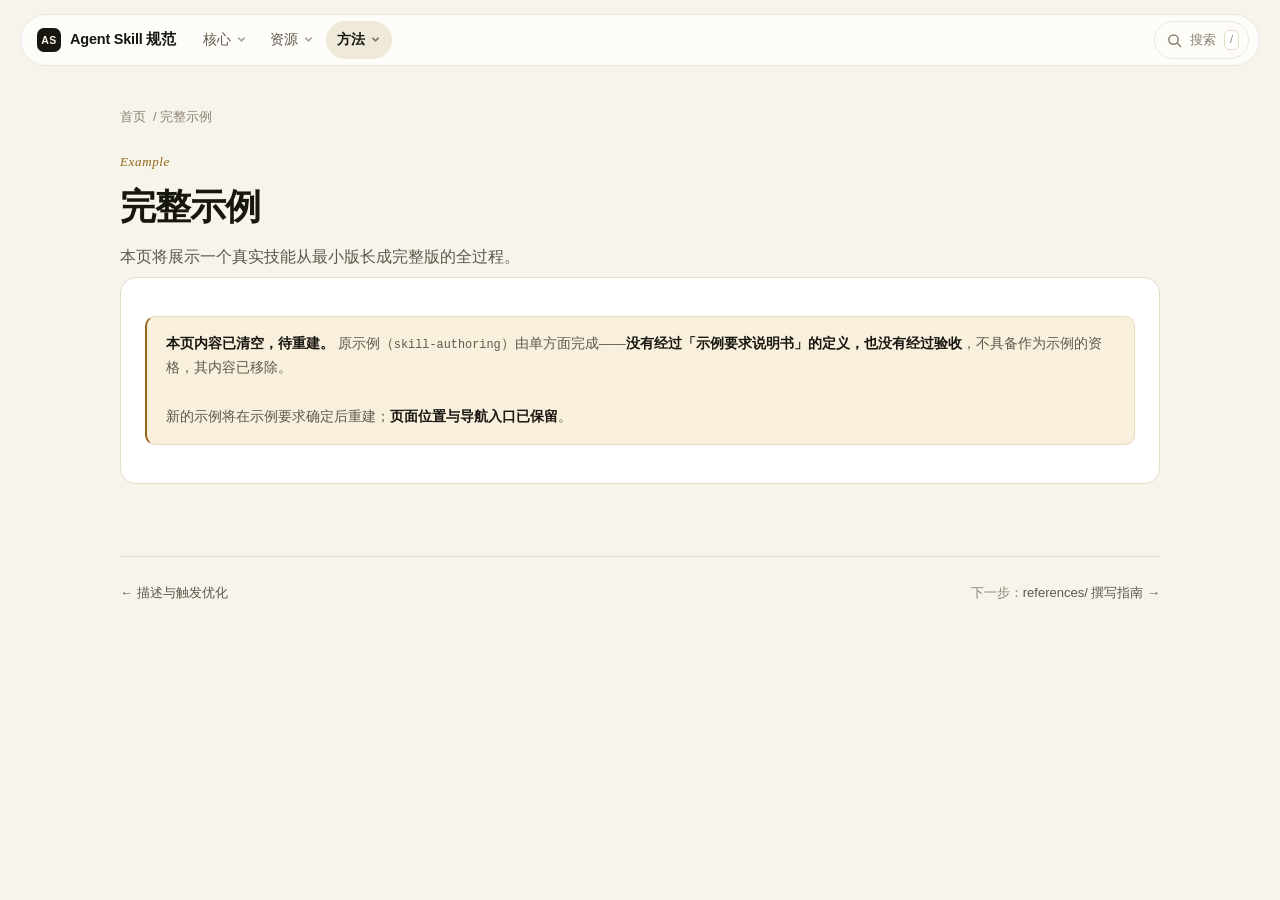
<file: examples.html>
<!DOCTYPE html>
<html lang="zh-CN">
<head>
<meta charset="UTF-8">
<meta name="viewport" content="width=device-width, initial-scale=1">
<title>完整示例 · Agent Skill 规范</title>
<meta name="description" content="完整示例：真实技能从最小版长成完整版的全过程（待重建）。">
<link rel="stylesheet" href="skill-spec.css">
</head>
<body>

<header class="topbar" id="topbar">
  <div class="topbar-inner">
    <a class="brand" href="index.html">
      <span class="brand-mark" aria-hidden="true">AS</span>
      <span class="brand-text">Agent Skill 规范</span>
    </a>

    <nav class="topnav" id="topnav" aria-label="站点导航">
      <div class="navgroup">
        <button class="navgroup-btn" type="button" aria-expanded="false">核心
          <svg width="11" height="11" viewBox="0 0 12 12" fill="none" aria-hidden="true"><path d="M3 4.5 6 7.5 9 4.5" stroke="currentColor" stroke-width="1.6" stroke-linecap="round" stroke-linejoin="round"/></svg>
        </button>
        <div class="navgroup-menu">
          <a href="index.html"><b>首页 · 总览</b><span>什么是 Agent Skill、渐进式加载与目录总览</span></a>
          <a href="structure-detail.html"><b>目录结构详解</b><span>每个文件装什么、何时被读、为何要单独拆出来</span></a>
          <a href="skill-md.html"><b>SKILL.md 撰写指南</b><span>frontmatter 逐字段详解、正文结构与写作原则</span></a>
          <a href="description.html"><b>描述与触发优化</b><span>description 决定触发；五条原则与优化闭环</span></a>
        </div>
      </div>
      <div class="navgroup">
        <button class="navgroup-btn" type="button" aria-expanded="false">资源
          <svg width="11" height="11" viewBox="0 0 12 12" fill="none" aria-hidden="true"><path d="M3 4.5 6 7.5 9 4.5" stroke="currentColor" stroke-width="1.6" stroke-linecap="round" stroke-linejoin="round"/></svg>
        </button>
        <div class="navgroup-menu">
          <a href="references.html"><b>references/ 撰写指南</b><span>主技术参考、领域知识、条件触发文档与 FORMS.md</span></a>
          <a href="scripts.html"><b>scripts/ 撰写指南</b><span>自包含依赖、非交互、错误自纠与 stdout/stderr 分流</span></a>
          <a href="assets.html"><b>assets/ 撰写指南</b><span>templates / schemas / data 三类静态资源</span></a>
          <a href="evals.html"><b>evals/ 撰写指南</b><span>evals.json 结构、用例设计、断言与判分迭代</span></a>
        </div>
      </div>
      <div class="navgroup active">
        <button class="navgroup-btn" type="button" aria-expanded="false">方法
          <svg width="11" height="11" viewBox="0 0 12 12" fill="none" aria-hidden="true"><path d="M3 4.5 6 7.5 9 4.5" stroke="currentColor" stroke-width="1.6" stroke-linecap="round" stroke-linejoin="round"/></svg>
        </button>
        <div class="navgroup-menu">
          <a href="design.html"><b>目录取舍与设计流程</b><span>什么时候才需要哪个目录；六步演进路径</span></a>
          <a href="examples.html" class="active"><b>完整示例</b><span>真实技能从最小版长成完整版的全过程</span></a>
        </div>
      </div>
    </nav>

    <button class="search-btn" id="searchBtn" type="button" aria-label="站内搜索">
      <svg width="15" height="15" viewBox="0 0 16 16" fill="none" aria-hidden="true"><circle cx="7" cy="7" r="5" stroke="currentColor" stroke-width="1.6"/><path d="m11 11 3.5 3.5" stroke="currentColor" stroke-width="1.6" stroke-linecap="round"/></svg>
      <span class="search-btn-text">搜索</span>
      <kbd>/</kbd>
    </button>

    <button class="nav-toggle" id="navToggle" type="button" aria-label="展开导航" aria-expanded="false">
      <span></span><span></span><span></span>
    </button>
  </div>
</header>

<div class="shell">
  <div class="layout">

    <aside class="sidebar" id="sidebar">
      <div class="sidebar-head" id="sidebarHead" role="button" tabindex="0" aria-expanded="false">
        <span>本页目录</span>
        <span class="sidebar-toggle" aria-hidden="true">
          <svg width="12" height="12" viewBox="0 0 12 12" fill="none"><path d="M3 4.5 6 7.5 9 4.5" stroke="currentColor" stroke-width="1.6" stroke-linecap="round" stroke-linejoin="round"/></svg>
        </span>
      </div>
      <nav class="toc" id="toc" aria-label="本页目录"></nav>
    </aside>

    <main class="content" id="content">

  <div class="crumb"><a href="index.html">首页</a> / 完整示例</div>
  <p class="eyebrow">Example</p>
  <h1>完整示例</h1>
  <p class="sub">本页将展示一个真实技能从最小版长成完整版的全过程。</p>

  <div class="card tight">
    <div class="callout warn">
      <b>本页内容已清空，待重建。</b>
      原示例（<code>skill-authoring</code>）由单方面完成——<b>没有经过「示例要求说明书」的定义，也没有经过验收</b>，不具备作为示例的资格，其内容已移除。
      <br><br>新的示例将在示例要求确定后重建；<b>页面位置与导航入口已保留</b>。
    </div>
  </div>

  <footer>
    <span><a href="description.html">← 描述与触发优化</a></span>
    <span>下一步：<a href="references.html">references/ 撰写指南 →</a></span>
  </footer>

    </main>
  </div>
</div>

<!-- 站内搜索面板（全站可用，索引见页内脚本） -->
<div class="palette" id="palette" hidden>
  <div class="palette-mask" data-close></div>
  <div class="palette-box" role="dialog" aria-modal="true" aria-label="站内搜索">
    <div class="palette-head">
      <svg width="16" height="16" viewBox="0 0 16 16" fill="none" aria-hidden="true"><circle cx="7" cy="7" r="5" stroke="currentColor" stroke-width="1.6"/><path d="m11 11 3.5 3.5" stroke="currentColor" stroke-width="1.6" stroke-linecap="round"/></svg>
      <input id="paletteInput" type="search" placeholder="搜索文档标题、关键词…" autocomplete="off" spellcheck="false">
      <button class="palette-esc" type="button" data-close>ESC</button>
    </div>
    <div class="palette-body" id="paletteBody"></div>
    <div class="palette-foot">↑↓ 选择 · Enter 打开 · ESC 关闭</div>
  </div>
</div>

<!-- 回到顶部 -->
<button class="to-top" id="toTop" type="button" aria-label="回到顶部" hidden>
  <svg width="16" height="16" viewBox="0 0 16 16" fill="none" aria-hidden="true"><path d="M8 13V3.5M8 3.5 4 7.5M8 3.5l4 4" stroke="currentColor" stroke-width="1.7" stroke-linecap="round" stroke-linejoin="round"/></svg>
</button>

<script>
/* ==========================================================================
   全站交互脚本（内联在各页，保证单页可独立打开）
   1 顶部导航滚动阴影 · 2 移动端导航 · 3 分组下拉 · 4 侧边目录（生成/折叠/高亮）
   5 代码块复制 · 6 回到顶部 · 7 站内搜索（面板 + 首页搜索区）
   ========================================================================== */
(function () {
  'use strict';

  var $  = function (s, r) { return (r || document).querySelector(s); };
  var $$ = function (s, r) { return Array.prototype.slice.call((r || document).querySelectorAll(s)); };

  /* ---------- 站内搜索索引（与 README 的页面清单保持同步） ---------- */
  var SEARCH_INDEX = [
    { t: '首页 · 总览',            u: 'index.html',            d: '什么是 Agent Skill、渐进式加载、目录结构总览',   k: '首页 总览 渐进式披露 目录结构' },
    { t: '目录结构详解',            u: 'structure-detail.html', d: '每个文件装什么、何时被读、为何要单独拆出来',       k: '目录 结构 详解 references scripts assets evals agents' },
    { t: 'SKILL.md 撰写指南',       u: 'skill-md.html',         d: 'frontmatter 逐字段详解、正文结构与写作原则',       k: 'skill.md frontmatter name description license compatibility metadata allowed-tools 正文结构' },
    { t: '描述与触发优化',          u: 'description.html',      d: 'description 决定触发；五条原则与触发优化闭环',      k: 'description 描述 触发 优化 查询集 触发率 验证集' },
    { t: 'references/ 撰写指南',    u: 'references.html',       d: '主技术参考、领域知识、条件触发文档与 FORMS.md',     k: 'references reference.md domain forms 领域 参考 条件触发' },
    { t: 'scripts/ 撰写指南',       u: 'scripts.html',          d: '自包含依赖、非交互、错误自纠与 stdout/stderr 分流', k: 'scripts 脚本 自包含 非交互 help 退出码 dry-run stdout stderr' },
    { t: 'assets/ 撰写指南',        u: 'assets.html',           d: 'templates / schemas / data 三类静态资源',          k: 'assets templates schemas data 模板 查找表 数据结构' },
    { t: 'evals/ 撰写指南',         u: 'evals.html',            d: 'evals.json 结构、用例设计、断言与判分迭代',         k: 'evals 评测 断言 用例 判分 迭代' },
    { t: '目录取舍与设计流程',      u: 'design.html',           d: '什么时候才需要哪个目录；六步演进路径',             k: '设计 流程 取舍 演进 决策 最小可用' },
    { t: '完整示例',                u: 'examples.html',         d: '真实技能从最小版长成完整版的全过程（待重建）',       k: '示例 example 实战 演进' }
  ];

  /* ---------- 1 / 6. 顶部导航阴影 + 回到顶部显隐 ---------- */
  var topbar = $('#topbar');
  var toTop = $('#toTop');

  function syncTopbar() {
    if (topbar) topbar.classList.toggle('scrolled', window.scrollY > 8);
  }
  function syncToTop() {
    if (toTop) toTop.hidden = window.scrollY <= 420;
  }
  if (toTop) {
    toTop.addEventListener('click', function () {
      window.scrollTo({ top: 0, behavior: 'smooth' });
    });
  }

  var ticking = false;
  window.addEventListener('scroll', function () {
    if (ticking) return;
    ticking = true;
    window.requestAnimationFrame(function () {
      syncTopbar(); syncToTop(); syncSpy();
      ticking = false;
    });
  }, { passive: true });

  /* ---------- 2. 移动端导航抽屉 ---------- */
  var navToggle = $('#navToggle');
  var topnav = $('#topnav');
  if (navToggle && topnav) {
    navToggle.addEventListener('click', function () {
      var open = topnav.classList.toggle('open');
      navToggle.classList.toggle('is-open', open);
      navToggle.setAttribute('aria-expanded', open ? 'true' : 'false');
    });
  }

  /* ---------- 3. 分组下拉（点击切换；桌面悬停由 CSS 负责） ---------- */
  function closeGroups() {
    $$('.navgroup.open').forEach(function (g) {
      g.classList.remove('open');
      var b = $('.navgroup-btn', g);
      if (b) b.setAttribute('aria-expanded', 'false');
    });
  }
  $$('.navgroup-btn').forEach(function (btn) {
    btn.addEventListener('click', function (e) {
      e.preventDefault();
      e.stopPropagation();
      var group = btn.parentNode;
      var willOpen = !group.classList.contains('open');
      closeGroups();
      if (willOpen) {
        group.classList.add('open');
        btn.setAttribute('aria-expanded', 'true');
      }
    });
  });
  document.addEventListener('click', closeGroups);

  /* ---------- 4. 侧边目录 ---------- */
  var content = $('#content');
  var tocBox = $('#toc');
  var sidebar = $('#sidebar');
  var sidebarHead = $('#sidebarHead');
  var spyItems = [];

  if (sidebarHead && sidebar) {
    var toggleSidebar = function () {
      var open = sidebar.classList.toggle('open');
      sidebarHead.setAttribute('aria-expanded', open ? 'true' : 'false');
    };
    sidebarHead.addEventListener('click', toggleSidebar);
    sidebarHead.addEventListener('keydown', function (e) {
      if (e.key === 'Enter' || e.key === ' ') { e.preventDefault(); toggleSidebar(); }
    });
  }

  if (content && tocBox) {
    /* 4.1 收集章节：h2 与 .dirblock 为一级，其间的 h3 为二级 */
    var groups = [];
    var cursor = null;
    $$('h2, h3, .dirblock', content).forEach(function (node) {
      if (node.classList.contains('dirblock')) {
        var nm = $('.dirtitle .nm', node);
        groups.push({ el: node, label: nm ? nm.textContent.trim() : '目录', kids: [] });
        cursor = null;
      } else if (node.tagName === 'H2') {
        cursor = { el: node, label: node.textContent.trim(), kids: [] };
        groups.push(cursor);
      } else if (node.tagName === 'H3' && cursor) {
        cursor.kids.push({ el: node, label: node.textContent.trim() });
      }
    });

    /* 4.2 渲染目录 */
    var seq = 0;
    groups.forEach(function (g) {
      if (!g.el.id) g.el.id = 'sec-' + (++seq);

      var item = document.createElement('div');
      item.className = 'toc-item';
      var row = document.createElement('div');
      row.className = 'toc-row';

      var link = document.createElement('a');
      link.className = 'toc-link';
      link.href = '#' + g.el.id;
      link.textContent = g.label;
      link.title = g.label;
      row.appendChild(link);
      spyItems.push({ el: g.el, link: link });

      item.appendChild(row);

      if (g.kids.length) {
        var caret = document.createElement('button');
        caret.type = 'button';
        caret.className = 'toc-caret';
        caret.setAttribute('aria-label', '折叠或展开本节');
        caret.setAttribute('aria-expanded', 'true');
        caret.innerHTML = '<svg width="11" height="11" viewBox="0 0 12 12" fill="none"><path d="M3 4.5 6 7.5 9 4.5" stroke="currentColor" stroke-width="1.6" stroke-linecap="round" stroke-linejoin="round"/></svg>';
        row.appendChild(caret);

        var sub = document.createElement('div');
        sub.className = 'toc-sub';
        g.kids.forEach(function (k) {
          if (!k.el.id) k.el.id = 'sec-' + (++seq);
          var ka = document.createElement('a');
          ka.className = 'toc-link toc-link-sub';
          ka.href = '#' + k.el.id;
          ka.textContent = k.label;
          ka.title = k.label;
          sub.appendChild(ka);
          spyItems.push({ el: k.el, link: ka });
        });
        item.appendChild(sub);

        caret.addEventListener('click', function (e) {
          e.preventDefault();
          e.stopPropagation();
          var collapsed = item.classList.toggle('collapsed');
          caret.setAttribute('aria-expanded', collapsed ? 'false' : 'true');
        });
      }

      tocBox.appendChild(item);
    });

    /* 4.3 移动端点击目录项后收起面板 */
    tocBox.addEventListener('click', function (e) {
      if (e.target.closest('.toc-caret')) return;
      if (window.innerWidth <= 1024 && sidebar) sidebar.classList.remove('open');
    });

    /* 4.4 本页无小节时隐藏侧栏，正文单栏居中 */
    if (!groups.length) {
      var layout = sidebar ? sidebar.parentNode : null;
      if (sidebar) sidebar.hidden = true;
      if (layout) layout.classList.add('no-sidebar');
    }
  }

  /* 滚动高亮当前章节 */
  function syncSpy() {
    if (!spyItems.length) return;

    var line = window.scrollY + 140;
    var active = spyItems[0];
    for (var i = 0; i < spyItems.length; i++) {
      var top = spyItems[i].el.getBoundingClientRect().top + window.scrollY;
      if (top <= line) active = spyItems[i];
    }
    if (active.link.classList.contains('active')) return;

    spyItems.forEach(function (it) { it.link.classList.toggle('active', it === active); });

    var item = active.link.parentNode;
    if (item && item.classList.contains('collapsed')) item.classList.remove('collapsed');

    /* 让当前项保持在目录可视区内 */
    if (tocBox && tocBox.clientHeight > 60 && tocBox.scrollHeight > tocBox.clientHeight + 4) {
      var lr = active.link.getBoundingClientRect();
      var cr = tocBox.getBoundingClientRect();
      var pad = 44;
      if (lr.top < cr.top + pad) tocBox.scrollTop -= (cr.top + pad - lr.top);
      else if (lr.bottom > cr.bottom - pad) tocBox.scrollTop += (lr.bottom - cr.bottom + pad);
    }
  }

  /* ---------- 5. 代码块复制按钮 ---------- */
  $$('pre').forEach(function (pre) {
    if (pre.parentNode && pre.parentNode.classList && pre.parentNode.classList.contains('code-block')) return;

    var box = document.createElement('div');
    box.className = 'code-block';
    pre.parentNode.insertBefore(box, pre);
    box.appendChild(pre);

    var btn = document.createElement('button');
    btn.type = 'button';
    btn.className = 'code-copy';
    btn.textContent = '复制';
    btn.addEventListener('click', function () {
      var text = pre.innerText;
      var done = function () {
        btn.textContent = '已复制';
        window.setTimeout(function () { btn.textContent = '复制'; }, 1600);
      };
      var fallback = function () {
        var ta = document.createElement('textarea');
        ta.value = text;
        ta.setAttribute('readonly', '');
        ta.style.position = 'fixed';
        ta.style.top = '-1000px';
        document.body.appendChild(ta);
        ta.select();
        try { document.execCommand('copy'); done(); } catch (err) { /* 忽略 */ }
        document.body.removeChild(ta);
      };
      if (navigator.clipboard && navigator.clipboard.writeText) {
        navigator.clipboard.writeText(text).then(done, fallback);
      } else {
        fallback();
      }
    });
    box.appendChild(btn);
  });

  /* ---------- 7. 站内搜索 ---------- */
  function escapeHtml(s) {
    return String(s).replace(/[&<>"']/g, function (c) {
      return { '&': '&amp;', '<': '&lt;', '>': '&gt;', '"': '&quot;', "'": '&#39;' }[c];
    });
  }
  function highlight(text, q) {
    if (!q) return escapeHtml(text);
    var i = text.toLowerCase().indexOf(q.toLowerCase());
    if (i < 0) return escapeHtml(text);
    return escapeHtml(text.slice(0, i)) + '<mark>' + escapeHtml(text.slice(i, i + q.length)) +
           '</mark>' + escapeHtml(text.slice(i + q.length));
  }
  function search(q) {
    q = (q || '').trim();
    if (!q) return SEARCH_INDEX.slice();
    var lower = q.toLowerCase();
    return SEARCH_INDEX.filter(function (item) {
      return (item.t + ' ' + item.d + ' ' + item.k).toLowerCase().indexOf(lower) >= 0;
    });
  }

  var palette = $('#palette');
  var paletteInput = $('#paletteInput');
  var paletteBody = $('#paletteBody');
  var searchBtn = $('#searchBtn');
  var activeIdx = -1;

  function renderPalette(q) {
    if (!paletteBody) return;
    activeIdx = -1;
    var list = search(q);
    if (!list.length) {
      paletteBody.innerHTML = '<div class="palette-empty">没有匹配的文档，试试「frontmatter」「触发」「evals」</div>';
      return;
    }
    paletteBody.innerHTML = list.map(function (item) {
      return '<a class="palette-item" href="' + item.u + '">' +
             '<b>' + highlight(item.t, q) + '</b><span>' + highlight(item.d, q) + '</span></a>';
    }).join('');
  }

  function moveActive(step) {
    if (!paletteBody) return;
    var items = $$('.palette-item', paletteBody);
    if (!items.length) return;
    var idx = activeIdx + step;
    if (idx < 0) idx = items.length - 1;
    if (idx >= items.length) idx = 0;
    activeIdx = idx;
    items.forEach(function (el, i) { el.classList.toggle('is-active', i === idx); });

    var pr = items[idx].getBoundingClientRect();
    var br = paletteBody.getBoundingClientRect();
    if (pr.top < br.top) paletteBody.scrollTop -= (br.top - pr.top);
    else if (pr.bottom > br.bottom) paletteBody.scrollTop += (pr.bottom - br.bottom);
  }

  function openPalette() {
    if (!palette) return;
    palette.hidden = false;
    document.body.style.overflow = 'hidden';
    if (paletteInput) { paletteInput.value = ''; }
    renderPalette('');
    if (paletteInput) paletteInput.focus();
  }
  function closePalette() {
    if (!palette) return;
    palette.hidden = true;
    document.body.style.overflow = '';
  }

  if (searchBtn) searchBtn.addEventListener('click', openPalette);
  if (palette) {
    palette.addEventListener('click', function (e) {
      if (e.target.closest('[data-close]')) closePalette();
    });
  }
  if (paletteInput) {
    paletteInput.addEventListener('input', function () { renderPalette(paletteInput.value); });
    paletteInput.addEventListener('keydown', function (e) {
      if (e.key === 'ArrowDown') { e.preventDefault(); moveActive(1); }
      else if (e.key === 'ArrowUp') { e.preventDefault(); moveActive(-1); }
      else if (e.key === 'Enter') {
        var items = $$('.palette-item', paletteBody);
        var target = items[activeIdx >= 0 ? activeIdx : 0];
        if (target) { e.preventDefault(); window.location.href = target.getAttribute('href'); }
      }
    });
  }
  document.addEventListener('keydown', function (e) {
    if (e.key === 'Escape' && palette && !palette.hidden) { closePalette(); return; }
    if (e.key === '/' && palette && palette.hidden) {
      var tag = (e.target.tagName || '').toLowerCase();
      if (tag === 'input' || tag === 'textarea' || e.target.isContentEditable) return;
      e.preventDefault();
      openPalette();
    }
  });

  /* 首页搜索区（仅首页存在） */
  var homeInput = $('#homeSearch');
  var homeResults = $('#homeResults');
  if (homeInput && homeResults) {
    var renderHome = function () {
      var q = homeInput.value.trim();
      if (!q) { homeResults.hidden = true; homeResults.innerHTML = ''; return; }
      var list = search(q);
      homeResults.hidden = false;
      homeResults.innerHTML = list.length
        ? list.map(function (item) {
            return '<a class="search-result" href="' + item.u + '"><b>' + highlight(item.t, q) +
                   '</b><span>' + highlight(item.d, q) + '</span></a>';
          }).join('')
        : '<div class="search-empty">没有匹配的文档，试试「frontmatter」「触发」「evals」</div>';
    };
    homeInput.addEventListener('input', renderHome);
    homeInput.addEventListener('keydown', function (e) {
      if (e.key === 'Enter') {
        var first = $('.search-result', homeResults);
        if (first) { e.preventDefault(); window.location.href = first.getAttribute('href'); }
      }
    });

    /* 快捷标签：index.html#q=关键词 直接预填并出结果 */
    var applyHash = function () {
      var h = window.location.hash;
      if (h.indexOf('#q=') !== 0) return;
      homeInput.value = decodeURIComponent(h.slice(3));
      renderHome();
      var block = $('#searchBlock');
      if (block) block.scrollIntoView({ behavior: 'smooth', block: 'start' });
    };
    window.addEventListener('hashchange', applyHash);
    applyHash();
  }

  /* ---------- 8. 滚动显现 ---------- */
  var reduceMotion = window.matchMedia &&
    window.matchMedia('(prefers-reduced-motion: reduce)').matches;

  if (!reduceMotion && 'IntersectionObserver' in window) {
    var revealTargets = $$('.card, .dirblock, .navcard, .search-block');
    revealTargets.forEach(function (el, i) {
      el.classList.add('reveal');
      el.style.transitionDelay = (i % 3) * 70 + 'ms';
    });
    var io = new IntersectionObserver(function (entries) {
      entries.forEach(function (entry) {
        if (entry.isIntersecting) {
          entry.target.classList.add('is-in');
          io.unobserve(entry.target);
        }
      });
    }, { rootMargin: '0px 0px -6% 0px', threshold: 0.03 });
    revealTargets.forEach(function (el) { io.observe(el); });
  }

  /* ---------- 初始化 ---------- */
  syncTopbar();
  syncToTop();
  syncSpy();
  window.addEventListener('load', syncSpy);
})();
</script>
</body>
</html>
</file>
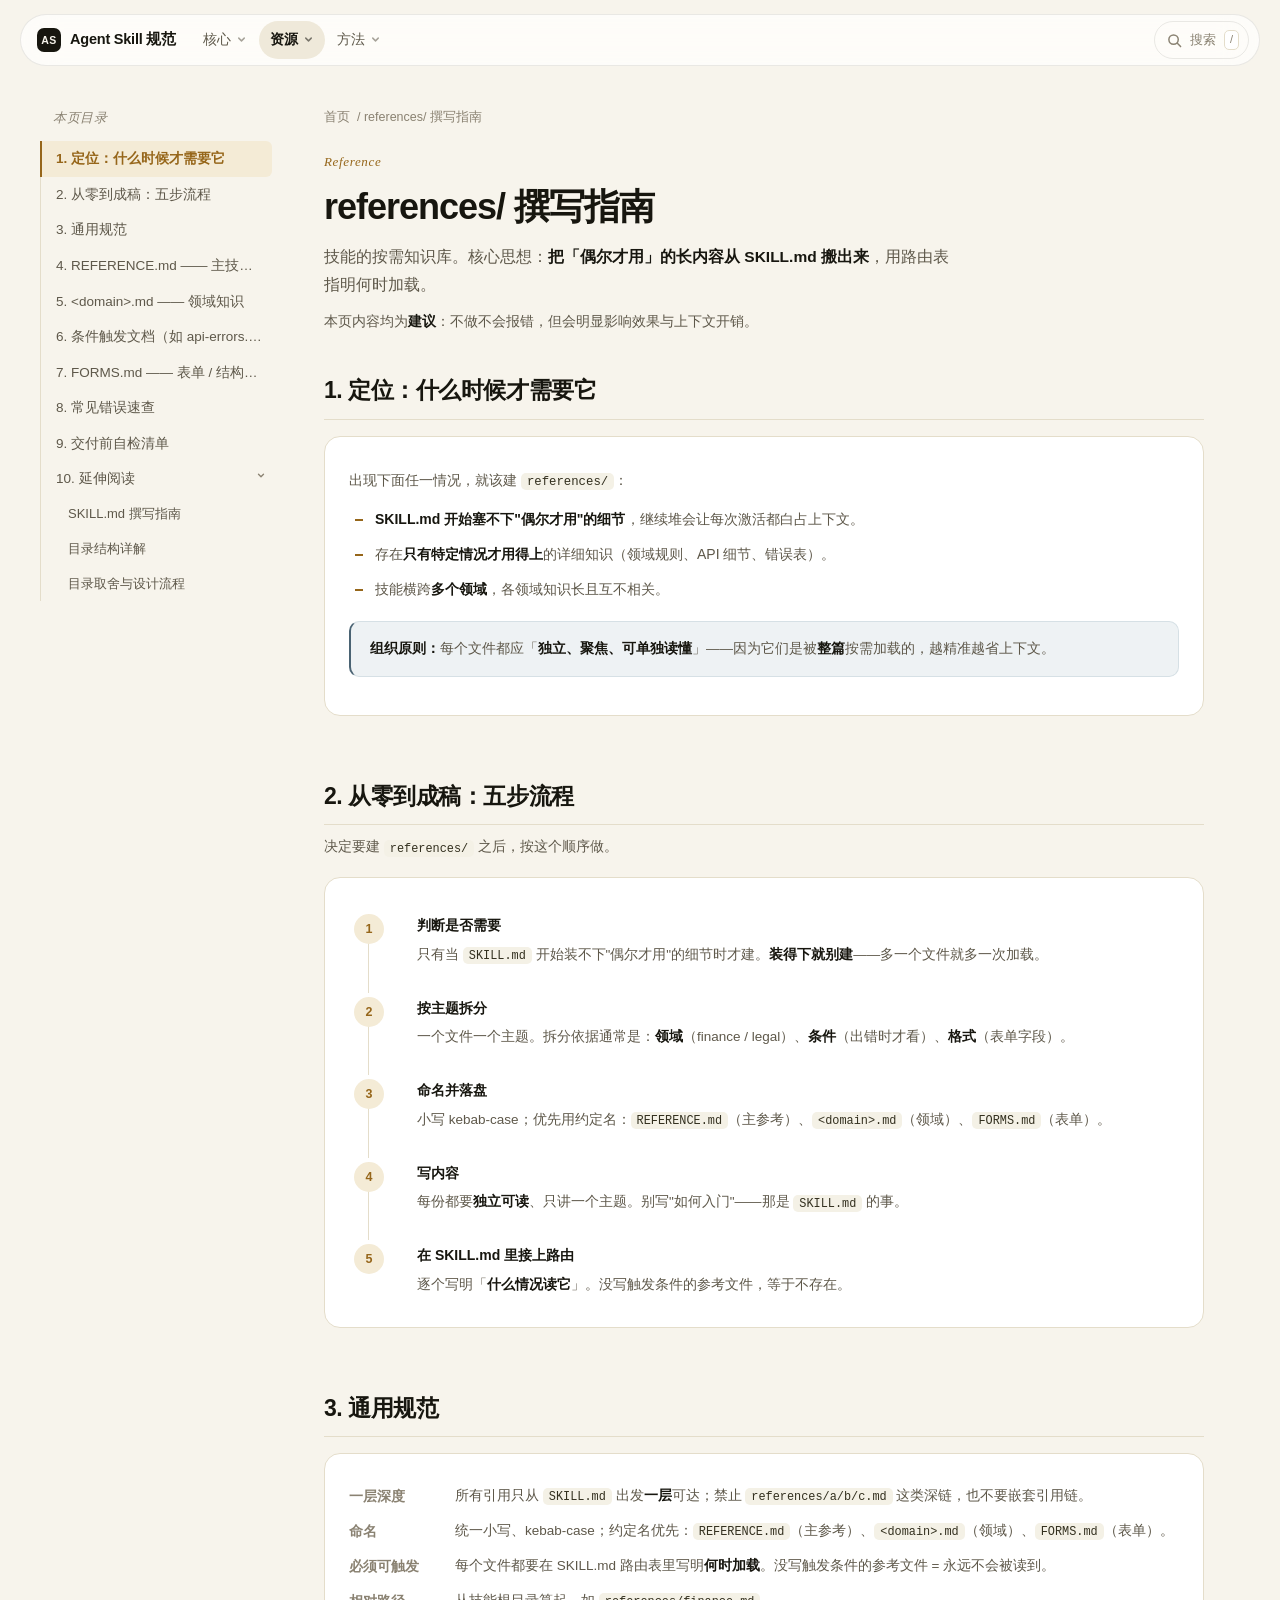
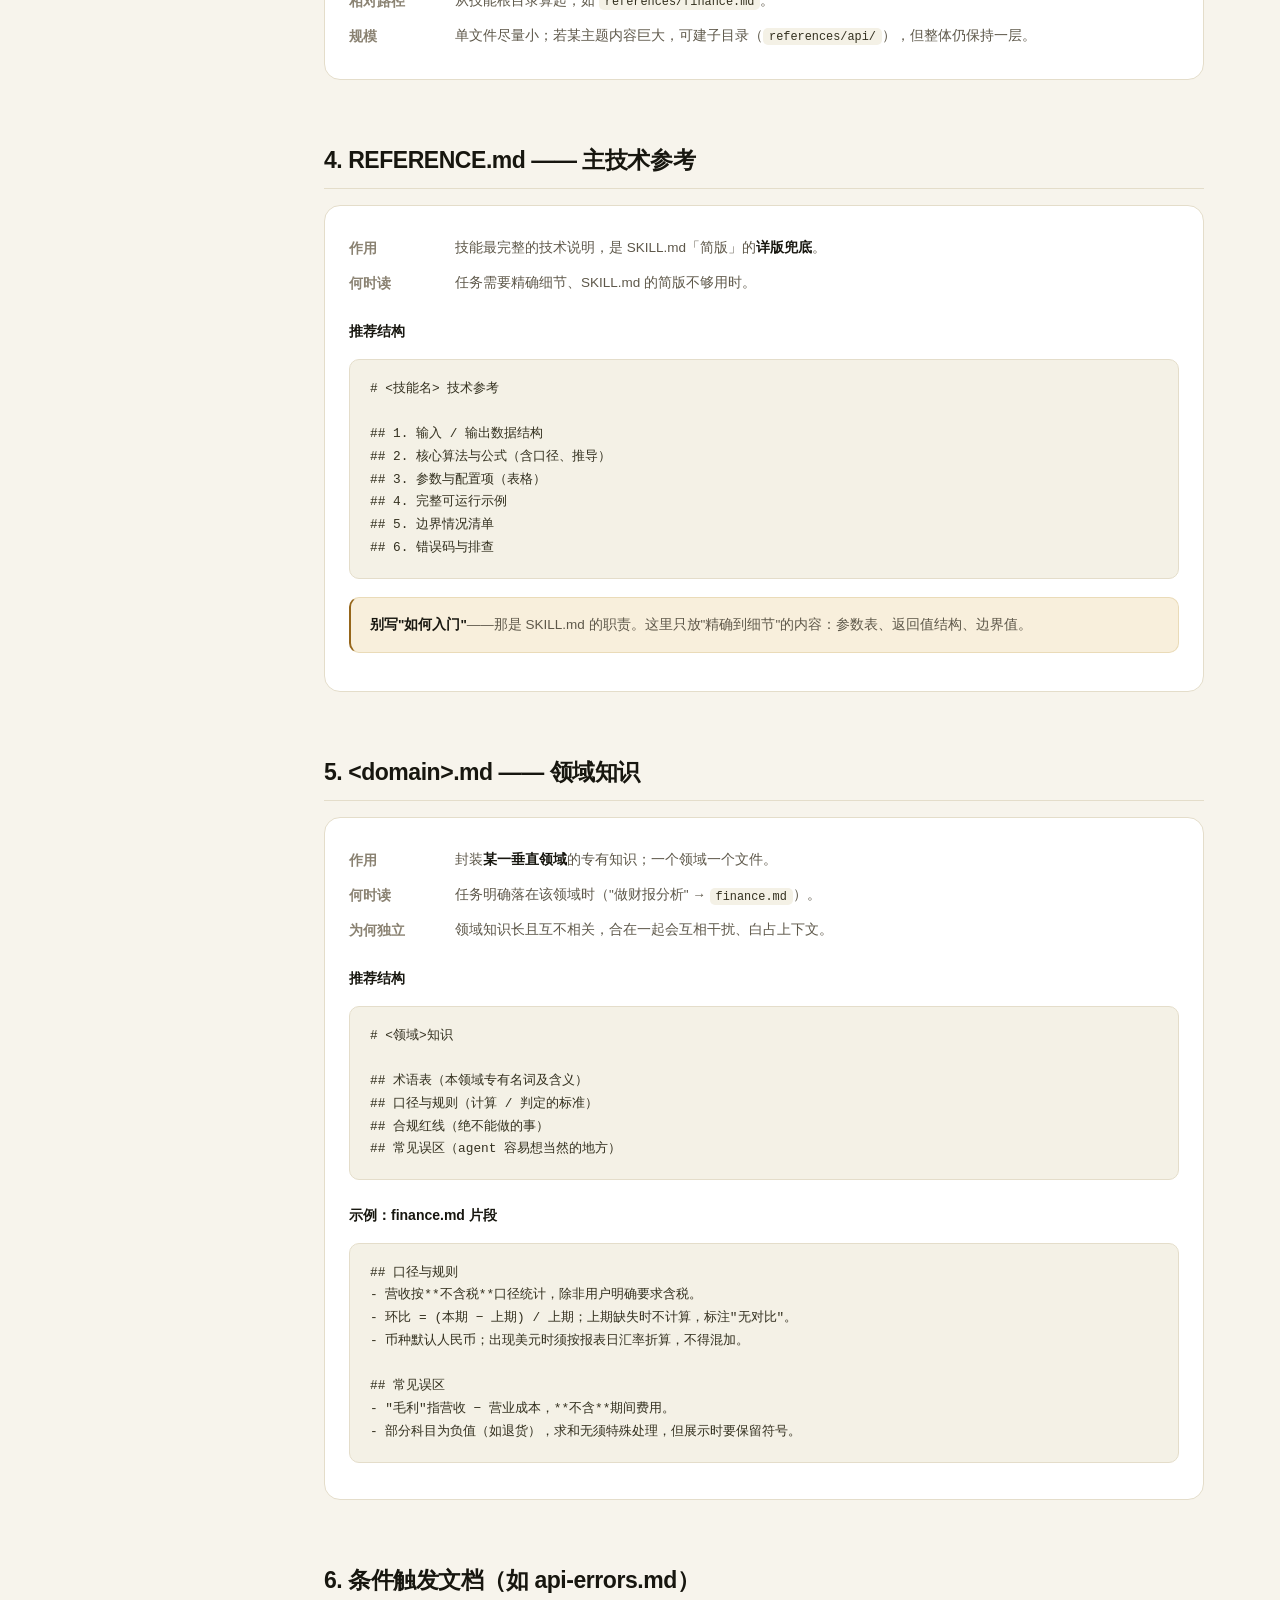
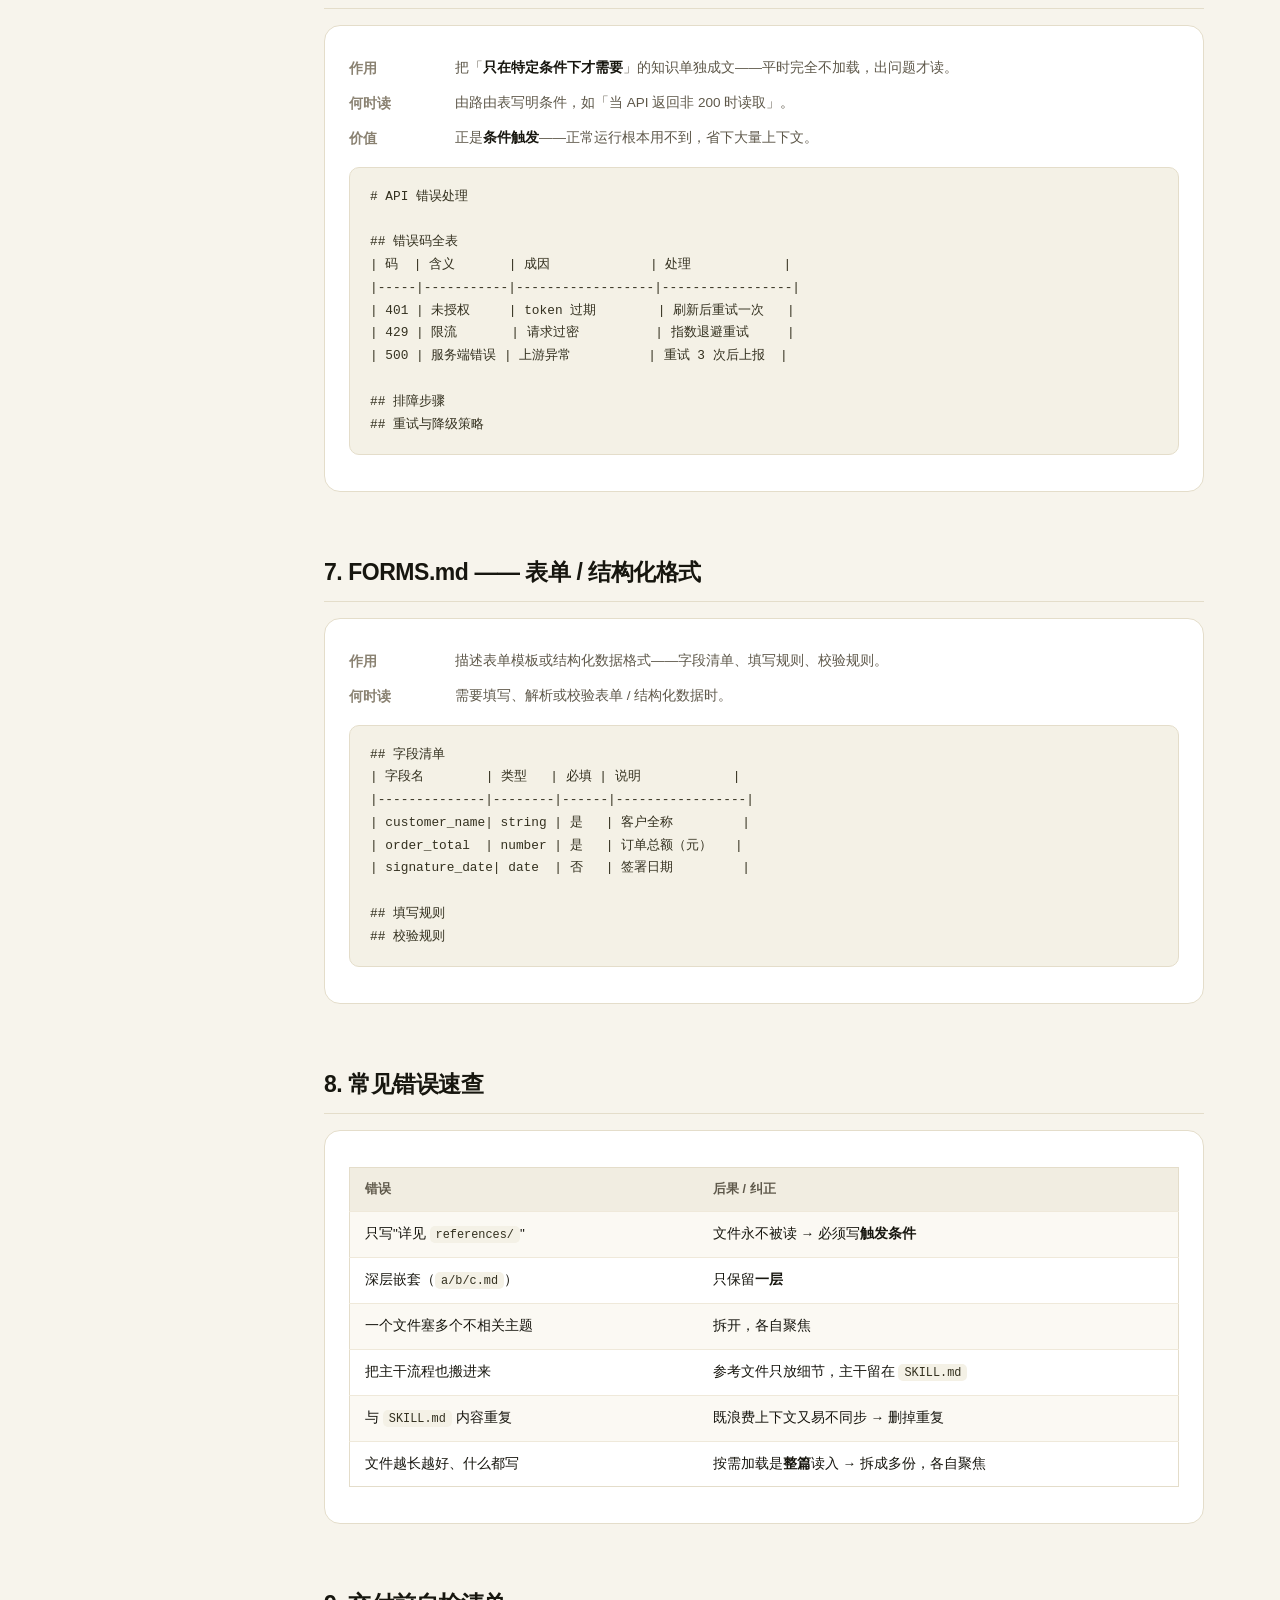
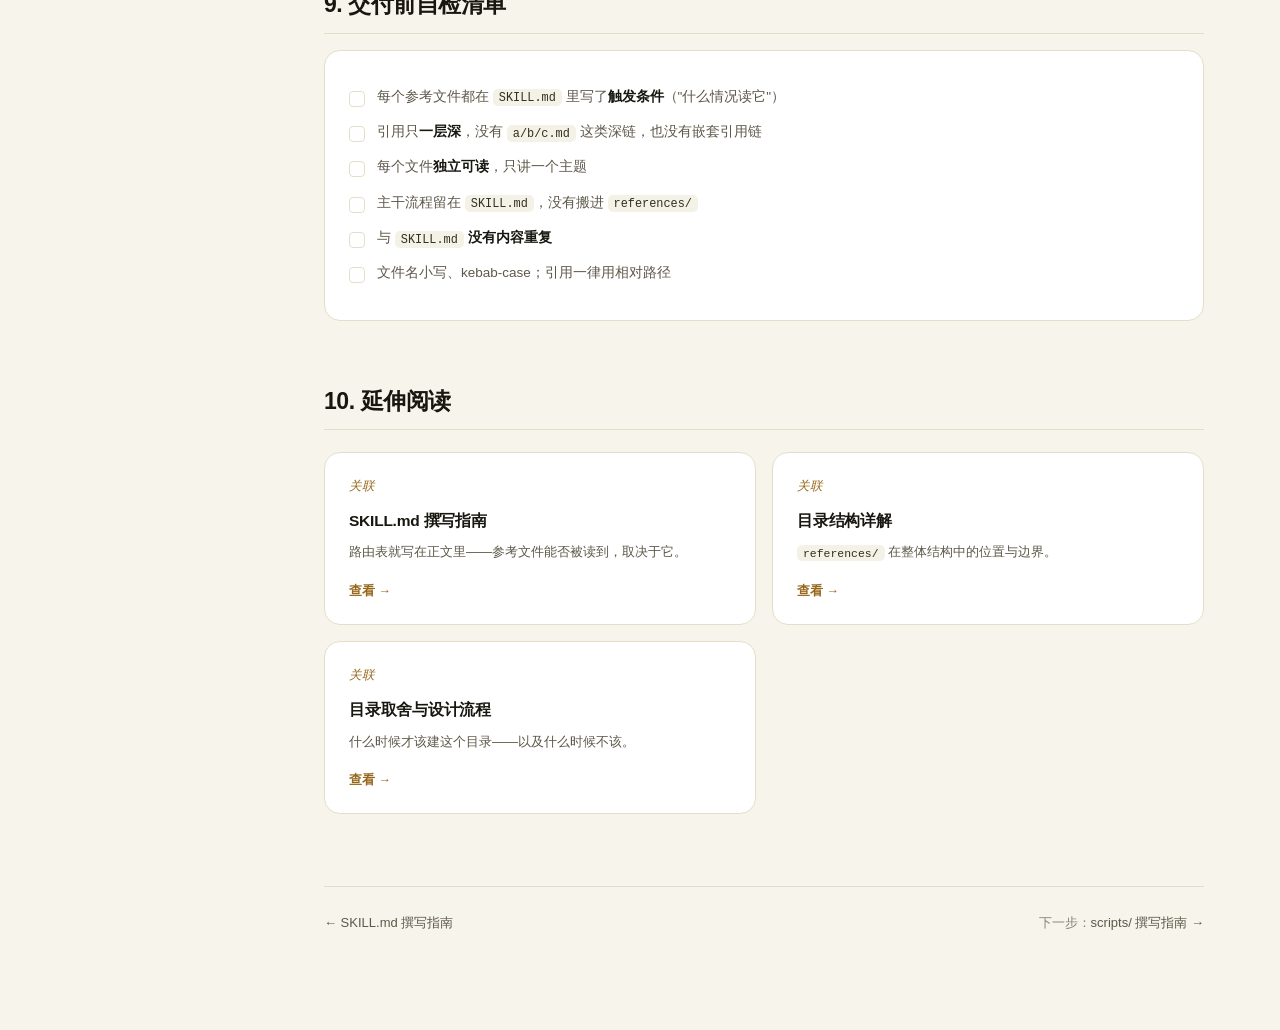
<file: references.html>
<!DOCTYPE html>
<html lang="zh-CN">
<head>
<meta charset="UTF-8">
<meta name="viewport" content="width=device-width, initial-scale=1">
<title>references/ 撰写指南 · Agent Skill 规范</title>
<meta name="description" content="references/ 撰写指南：主技术参考、领域知识、条件触发文档的写法。">
<link rel="stylesheet" href="skill-spec.css">
</head>
<body>

<header class="topbar" id="topbar">
  <div class="topbar-inner">
    <a class="brand" href="index.html">
      <span class="brand-mark" aria-hidden="true">AS</span>
      <span class="brand-text">Agent Skill 规范</span>
    </a>

    <nav class="topnav" id="topnav" aria-label="站点导航">
      <div class="navgroup">
        <button class="navgroup-btn" type="button" aria-expanded="false">核心
          <svg width="11" height="11" viewBox="0 0 12 12" fill="none" aria-hidden="true"><path d="M3 4.5 6 7.5 9 4.5" stroke="currentColor" stroke-width="1.6" stroke-linecap="round" stroke-linejoin="round"/></svg>
        </button>
        <div class="navgroup-menu">
          <a href="index.html"><b>首页 · 总览</b><span>什么是 Agent Skill、渐进式加载与目录总览</span></a>
          <a href="structure-detail.html"><b>目录结构详解</b><span>每个文件装什么、何时被读、为何要单独拆出来</span></a>
          <a href="skill-md.html"><b>SKILL.md 撰写指南</b><span>frontmatter 逐字段详解、正文结构与写作原则</span></a>
          <a href="description.html"><b>描述与触发优化</b><span>description 决定触发；五条原则与优化闭环</span></a>
        </div>
      </div>
      <div class="navgroup active">
        <button class="navgroup-btn" type="button" aria-expanded="false">资源
          <svg width="11" height="11" viewBox="0 0 12 12" fill="none" aria-hidden="true"><path d="M3 4.5 6 7.5 9 4.5" stroke="currentColor" stroke-width="1.6" stroke-linecap="round" stroke-linejoin="round"/></svg>
        </button>
        <div class="navgroup-menu">
          <a href="references.html" class="active"><b>references/ 撰写指南</b><span>主技术参考、领域知识、条件触发文档与 FORMS.md</span></a>
          <a href="scripts.html"><b>scripts/ 撰写指南</b><span>自包含依赖、非交互、错误自纠与 stdout/stderr 分流</span></a>
          <a href="assets.html"><b>assets/ 撰写指南</b><span>templates / schemas / data 三类静态资源</span></a>
          <a href="evals.html"><b>evals/ 撰写指南</b><span>evals.json 结构、用例设计、断言与判分迭代</span></a>
        </div>
      </div>
      <div class="navgroup">
        <button class="navgroup-btn" type="button" aria-expanded="false">方法
          <svg width="11" height="11" viewBox="0 0 12 12" fill="none" aria-hidden="true"><path d="M3 4.5 6 7.5 9 4.5" stroke="currentColor" stroke-width="1.6" stroke-linecap="round" stroke-linejoin="round"/></svg>
        </button>
        <div class="navgroup-menu">
          <a href="design.html"><b>目录取舍与设计流程</b><span>什么时候才需要哪个目录；六步演进路径</span></a>
          <a href="examples.html"><b>完整示例</b><span>真实技能从最小版长成完整版的全过程</span></a>
        </div>
      </div>
    </nav>

    <button class="search-btn" id="searchBtn" type="button" aria-label="站内搜索">
      <svg width="15" height="15" viewBox="0 0 16 16" fill="none" aria-hidden="true"><circle cx="7" cy="7" r="5" stroke="currentColor" stroke-width="1.6"/><path d="m11 11 3.5 3.5" stroke="currentColor" stroke-width="1.6" stroke-linecap="round"/></svg>
      <span class="search-btn-text">搜索</span>
      <kbd>/</kbd>
    </button>

    <button class="nav-toggle" id="navToggle" type="button" aria-label="展开导航" aria-expanded="false">
      <span></span><span></span><span></span>
    </button>
  </div>
</header>

<div class="shell">
  <div class="layout">

    <aside class="sidebar" id="sidebar">
      <div class="sidebar-head" id="sidebarHead" role="button" tabindex="0" aria-expanded="false">
        <span>本页目录</span>
        <span class="sidebar-toggle" aria-hidden="true">
          <svg width="12" height="12" viewBox="0 0 12 12" fill="none"><path d="M3 4.5 6 7.5 9 4.5" stroke="currentColor" stroke-width="1.6" stroke-linecap="round" stroke-linejoin="round"/></svg>
        </span>
      </div>
      <nav class="toc" id="toc" aria-label="本页目录"></nav>
    </aside>

    <main class="content" id="content">

  <div class="crumb"><a href="index.html">首页</a> / references/ 撰写指南</div>
  <p class="eyebrow">Reference</p>
  <h1>references/ 撰写指南</h1>
  <p class="sub">技能的按需知识库。核心思想：<b>把「偶尔才用」的长内容从 SKILL.md 搬出来</b>，用路由表指明何时加载。</p>
  <p class="muted" style="margin-top:10px">本页内容均为<b>建议</b>：不做不会报错，但会明显影响效果与上下文开销。</p>

  <!-- 定位 -->
  <h2>1. 定位：什么时候才需要它</h2>
  <div class="card tight">
    <p class="muted">出现下面任一情况，就该建 <code>references/</code>：</p>
    <ul class="tick">
      <li><b>SKILL.md 开始塞不下"偶尔才用"的细节</b>，继续堆会让每次激活都白占上下文。</li>
      <li>存在<b>只有特定情况才用得上</b>的详细知识（领域规则、API 细节、错误表）。</li>
      <li>技能横跨<b>多个领域</b>，各领域知识长且互不相关。</li>
    </ul>
    <div class="callout"><b>组织原则：</b>每个文件都应「<b>独立、聚焦、可单独读懂</b>」——因为它们是被<b>整篇</b>按需加载的，越精准越省上下文。</div>
  </div>

  <!-- 操作流程 -->
  <h2>2. 从零到成稿：五步流程</h2>
  <p class="h2sub">决定要建 <code>references/</code> 之后，按这个顺序做。</p>
  <div class="card">
    <div class="steps">
      <div class="step">
        <h4>判断是否需要</h4>
        <p>只有当 <code>SKILL.md</code> 开始装不下"偶尔才用"的细节时才建。<b>装得下就别建</b>——多一个文件就多一次加载。</p>
      </div>
      <div class="step">
        <h4>按主题拆分</h4>
        <p>一个文件一个主题。拆分依据通常是：<b>领域</b>（finance / legal）、<b>条件</b>（出错时才看）、<b>格式</b>（表单字段）。</p>
      </div>
      <div class="step">
        <h4>命名并落盘</h4>
        <p>小写 kebab-case；优先用约定名：<code>REFERENCE.md</code>（主参考）、<code>&lt;domain&gt;.md</code>（领域）、<code>FORMS.md</code>（表单）。</p>
      </div>
      <div class="step">
        <h4>写内容</h4>
        <p>每份都要<b>独立可读</b>、只讲一个主题。别写"如何入门"——那是 <code>SKILL.md</code> 的事。</p>
      </div>
      <div class="step">
        <h4>在 SKILL.md 里接上路由</h4>
        <p>逐个写明「<b>什么情况读它</b>」。没写触发条件的参考文件，等于不存在。</p>
      </div>
    </div>
  </div>

  <!-- 通用规范 -->
  <h2>3. 通用规范</h2>
  <div class="card tight">
    <div class="fline"><b>一层深度</b><span>所有引用只从 <code>SKILL.md</code> 出发<b>一层</b>可达；禁止 <code>references/a/b/c.md</code> 这类深链，也不要嵌套引用链。</span></div>
    <div class="fline"><b>命名</b><span>统一小写、kebab-case；约定名优先：<code>REFERENCE.md</code>（主参考）、<code>&lt;domain&gt;.md</code>（领域）、<code>FORMS.md</code>（表单）。</span></div>
    <div class="fline"><b>必须可触发</b><span>每个文件都要在 SKILL.md 路由表里写明<b>何时加载</b>。没写触发条件的参考文件 = 永远不会被读到。</span></div>
    <div class="fline"><b>相对路径</b><span>从技能根目录算起，如 <code>references/finance.md</code>。</span></div>
    <div class="fline"><b>规模</b><span>单文件尽量小；若某主题内容巨大，可建子目录（<code>references/api/</code>），但整体仍保持一层。</span></div>
  </div>

  <!-- REFERENCE.md -->
  <h2>4. REFERENCE.md —— 主技术参考</h2>
  <div class="card tight">
    <div class="fline"><b>作用</b><span>技能最完整的技术说明，是 SKILL.md「简版」的<b>详版兜底</b>。</span></div>
    <div class="fline"><b>何时读</b><span>任务需要精确细节、SKILL.md 的简版不够用时。</span></div>
    <h4>推荐结构</h4>
<pre># &lt;技能名&gt; 技术参考

## 1. 输入 / 输出数据结构
## 2. 核心算法与公式（含口径、推导）
## 3. 参数与配置项（表格）
## 4. 完整可运行示例
## 5. 边界情况清单
## 6. 错误码与排查</pre>
    <div class="callout warn"><b>别写"如何入门"</b>——那是 SKILL.md 的职责。这里只放"精确到细节"的内容：参数表、返回值结构、边界值。</div>
  </div>

  <!-- domain.md -->
  <h2>5. &lt;domain&gt;.md —— 领域知识</h2>
  <div class="card tight">
    <div class="fline"><b>作用</b><span>封装<b>某一垂直领域</b>的专有知识；一个领域一个文件。</span></div>
    <div class="fline"><b>何时读</b><span>任务明确落在该领域时（"做财报分析" → <code>finance.md</code>）。</span></div>
    <div class="fline"><b>为何独立</b><span>领域知识长且互不相关，合在一起会互相干扰、白占上下文。</span></div>
    <h4>推荐结构</h4>
<pre># &lt;领域&gt;知识

## 术语表（本领域专有名词及含义）
## 口径与规则（计算 / 判定的标准）
## 合规红线（绝不能做的事）
## 常见误区（agent 容易想当然的地方）</pre>
    <h4>示例：finance.md 片段</h4>
<pre>## 口径与规则
- 营收按**不含税**口径统计，除非用户明确要求含税。
- 环比 = (本期 − 上期) / 上期；上期缺失时不计算，标注"无对比"。
- 币种默认人民币；出现美元时须按报表日汇率折算，不得混加。

## 常见误区
- "毛利"指营收 − 营业成本，**不含**期间费用。
- 部分科目为负值（如退货），求和无须特殊处理，但展示时要保留符号。</pre>
  </div>

  <!-- topic -->
  <h2>6. 条件触发文档（如 api-errors.md）</h2>
  <div class="card tight">
    <div class="fline"><b>作用</b><span>把「<b>只在特定条件下才需要</b>」的知识单独成文——平时完全不加载，出问题才读。</span></div>
    <div class="fline"><b>何时读</b><span>由路由表写明条件，如「当 API 返回非 200 时读取」。</span></div>
    <div class="fline"><b>价值</b><span>正是<b>条件触发</b>——正常运行根本用不到，省下大量上下文。</span></div>
<pre># API 错误处理

## 错误码全表
| 码  | 含义       | 成因             | 处理            |
|-----|-----------|------------------|-----------------|
| 401 | 未授权     | token 过期        | 刷新后重试一次   |
| 429 | 限流       | 请求过密          | 指数退避重试     |
| 500 | 服务端错误 | 上游异常          | 重试 3 次后上报  |

## 排障步骤
## 重试与降级策略</pre>
  </div>

  <!-- FORMS -->
  <h2>7. FORMS.md —— 表单 / 结构化格式</h2>
  <div class="card tight">
    <div class="fline"><b>作用</b><span>描述表单模板或结构化数据格式——字段清单、填写规则、校验规则。</span></div>
    <div class="fline"><b>何时读</b><span>需要填写、解析或校验表单 / 结构化数据时。</span></div>
<pre>## 字段清单
| 字段名        | 类型   | 必填 | 说明            |
|--------------|--------|------|-----------------|
| customer_name| string | 是   | 客户全称         |
| order_total  | number | 是   | 订单总额（元）   |
| signature_date| date  | 否   | 签署日期         |

## 填写规则
## 校验规则</pre>
  </div>

  <!-- 常见错误 -->
  <h2>8. 常见错误速查</h2>
  <div class="card tight">
    <table>
      <tr><th style="width:42%">错误</th><th>后果 / 纠正</th></tr>
      <tr><td>只写"详见 <code>references/</code>"</td><td>文件永不被读 → 必须写<b>触发条件</b></td></tr>
      <tr><td>深层嵌套（<code>a/b/c.md</code>）</td><td>只保留<b>一层</b></td></tr>
      <tr><td>一个文件塞多个不相关主题</td><td>拆开，各自聚焦</td></tr>
      <tr><td>把主干流程也搬进来</td><td>参考文件只放细节，主干留在 <code>SKILL.md</code></td></tr>
      <tr><td>与 <code>SKILL.md</code> 内容重复</td><td>既浪费上下文又易不同步 → 删掉重复</td></tr>
      <tr><td>文件越长越好、什么都写</td><td>按需加载是<b>整篇</b>读入 → 拆成多份，各自聚焦</td></tr>
    </table>
  </div>

  <!-- 自检 -->
  <h2>9. 交付前自检清单</h2>
  <div class="card tight">
    <ul class="checklist">
      <li>每个参考文件都在 <code>SKILL.md</code> 里写了<b>触发条件</b>（"什么情况读它"）</li>
      <li>引用只<b>一层深</b>，没有 <code>a/b/c.md</code> 这类深链，也没有嵌套引用链</li>
      <li>每个文件<b>独立可读</b>，只讲一个主题</li>
      <li>主干流程留在 <code>SKILL.md</code>，没有搬进 <code>references/</code></li>
      <li>与 <code>SKILL.md</code> <b>没有内容重复</b></li>
      <li>文件名小写、kebab-case；引用一律用相对路径</li>
    </ul>
  </div>

  <!-- 延伸阅读 -->
  <h2>10. 延伸阅读</h2>
  <div class="cards">
    <a class="navcard" href="skill-md.html">
      <span class="tag">关联</span>
      <h3>SKILL.md 撰写指南</h3>
      <p>路由表就写在正文里——参考文件能否被读到，取决于它。</p>
      <span class="go">查看 →</span>
    </a>
    <a class="navcard" href="structure-detail.html">
      <span class="tag">关联</span>
      <h3>目录结构详解</h3>
      <p><code>references/</code> 在整体结构中的位置与边界。</p>
      <span class="go">查看 →</span>
    </a>
    <a class="navcard" href="design.html">
      <span class="tag">关联</span>
      <h3>目录取舍与设计流程</h3>
      <p>什么时候才该建这个目录——以及什么时候不该。</p>
      <span class="go">查看 →</span>
    </a>
  </div>

  <footer>
    <span><a href="skill-md.html">← SKILL.md 撰写指南</a></span>
    <span>下一步：<a href="scripts.html">scripts/ 撰写指南 →</a></span>
  </footer>

    </main>
  </div>
</div>

<!-- 站内搜索面板（全站可用，索引见页内脚本） -->
<div class="palette" id="palette" hidden>
  <div class="palette-mask" data-close></div>
  <div class="palette-box" role="dialog" aria-modal="true" aria-label="站内搜索">
    <div class="palette-head">
      <svg width="16" height="16" viewBox="0 0 16 16" fill="none" aria-hidden="true"><circle cx="7" cy="7" r="5" stroke="currentColor" stroke-width="1.6"/><path d="m11 11 3.5 3.5" stroke="currentColor" stroke-width="1.6" stroke-linecap="round"/></svg>
      <input id="paletteInput" type="search" placeholder="搜索文档标题、关键词…" autocomplete="off" spellcheck="false">
      <button class="palette-esc" type="button" data-close>ESC</button>
    </div>
    <div class="palette-body" id="paletteBody"></div>
    <div class="palette-foot">↑↓ 选择 · Enter 打开 · ESC 关闭</div>
  </div>
</div>

<!-- 回到顶部 -->
<button class="to-top" id="toTop" type="button" aria-label="回到顶部" hidden>
  <svg width="16" height="16" viewBox="0 0 16 16" fill="none" aria-hidden="true"><path d="M8 13V3.5M8 3.5 4 7.5M8 3.5l4 4" stroke="currentColor" stroke-width="1.7" stroke-linecap="round" stroke-linejoin="round"/></svg>
</button>

<script>
/* ==========================================================================
   全站交互脚本（内联在各页，保证单页可独立打开）
   1 顶部导航滚动阴影 · 2 移动端导航 · 3 分组下拉 · 4 侧边目录（生成/折叠/高亮）
   5 代码块复制 · 6 回到顶部 · 7 站内搜索（面板 + 首页搜索区）
   ========================================================================== */
(function () {
  'use strict';

  var $  = function (s, r) { return (r || document).querySelector(s); };
  var $$ = function (s, r) { return Array.prototype.slice.call((r || document).querySelectorAll(s)); };

  /* ---------- 站内搜索索引（与 README 的页面清单保持同步） ---------- */
  var SEARCH_INDEX = [
    { t: '首页 · 总览',            u: 'index.html',            d: '什么是 Agent Skill、渐进式加载、目录结构总览',   k: '首页 总览 渐进式披露 目录结构' },
    { t: '目录结构详解',            u: 'structure-detail.html', d: '每个文件装什么、何时被读、为何要单独拆出来',       k: '目录 结构 详解 references scripts assets evals agents' },
    { t: 'SKILL.md 撰写指南',       u: 'skill-md.html',         d: 'frontmatter 逐字段详解、正文结构与写作原则',       k: 'skill.md frontmatter name description license compatibility metadata allowed-tools 正文结构' },
    { t: '描述与触发优化',          u: 'description.html',      d: 'description 决定触发；五条原则与触发优化闭环',      k: 'description 描述 触发 优化 查询集 触发率 验证集' },
    { t: 'references/ 撰写指南',    u: 'references.html',       d: '主技术参考、领域知识、条件触发文档与 FORMS.md',     k: 'references reference.md domain forms 领域 参考 条件触发' },
    { t: 'scripts/ 撰写指南',       u: 'scripts.html',          d: '自包含依赖、非交互、错误自纠与 stdout/stderr 分流', k: 'scripts 脚本 自包含 非交互 help 退出码 dry-run stdout stderr' },
    { t: 'assets/ 撰写指南',        u: 'assets.html',           d: 'templates / schemas / data 三类静态资源',          k: 'assets templates schemas data 模板 查找表 数据结构' },
    { t: 'evals/ 撰写指南',         u: 'evals.html',            d: 'evals.json 结构、用例设计、断言与判分迭代',         k: 'evals 评测 断言 用例 判分 迭代' },
    { t: '目录取舍与设计流程',      u: 'design.html',           d: '什么时候才需要哪个目录；六步演进路径',             k: '设计 流程 取舍 演进 决策 最小可用' },
    { t: '完整示例',                u: 'examples.html',         d: '真实技能从最小版长成完整版的全过程（待重建）',       k: '示例 example 实战 演进' }
  ];

  /* ---------- 1 / 6. 顶部导航阴影 + 回到顶部显隐 ---------- */
  var topbar = $('#topbar');
  var toTop = $('#toTop');

  function syncTopbar() {
    if (topbar) topbar.classList.toggle('scrolled', window.scrollY > 8);
  }
  function syncToTop() {
    if (toTop) toTop.hidden = window.scrollY <= 420;
  }
  if (toTop) {
    toTop.addEventListener('click', function () {
      window.scrollTo({ top: 0, behavior: 'smooth' });
    });
  }

  var ticking = false;
  window.addEventListener('scroll', function () {
    if (ticking) return;
    ticking = true;
    window.requestAnimationFrame(function () {
      syncTopbar(); syncToTop(); syncSpy();
      ticking = false;
    });
  }, { passive: true });

  /* ---------- 2. 移动端导航抽屉 ---------- */
  var navToggle = $('#navToggle');
  var topnav = $('#topnav');
  if (navToggle && topnav) {
    navToggle.addEventListener('click', function () {
      var open = topnav.classList.toggle('open');
      navToggle.classList.toggle('is-open', open);
      navToggle.setAttribute('aria-expanded', open ? 'true' : 'false');
    });
  }

  /* ---------- 3. 分组下拉（点击切换；桌面悬停由 CSS 负责） ---------- */
  function closeGroups() {
    $$('.navgroup.open').forEach(function (g) {
      g.classList.remove('open');
      var b = $('.navgroup-btn', g);
      if (b) b.setAttribute('aria-expanded', 'false');
    });
  }
  $$('.navgroup-btn').forEach(function (btn) {
    btn.addEventListener('click', function (e) {
      e.preventDefault();
      e.stopPropagation();
      var group = btn.parentNode;
      var willOpen = !group.classList.contains('open');
      closeGroups();
      if (willOpen) {
        group.classList.add('open');
        btn.setAttribute('aria-expanded', 'true');
      }
    });
  });
  document.addEventListener('click', closeGroups);

  /* ---------- 4. 侧边目录 ---------- */
  var content = $('#content');
  var tocBox = $('#toc');
  var sidebar = $('#sidebar');
  var sidebarHead = $('#sidebarHead');
  var spyItems = [];

  if (sidebarHead && sidebar) {
    var toggleSidebar = function () {
      var open = sidebar.classList.toggle('open');
      sidebarHead.setAttribute('aria-expanded', open ? 'true' : 'false');
    };
    sidebarHead.addEventListener('click', toggleSidebar);
    sidebarHead.addEventListener('keydown', function (e) {
      if (e.key === 'Enter' || e.key === ' ') { e.preventDefault(); toggleSidebar(); }
    });
  }

  if (content && tocBox) {
    /* 4.1 收集章节：h2 与 .dirblock 为一级，其间的 h3 为二级 */
    var groups = [];
    var cursor = null;
    $$('h2, h3, .dirblock', content).forEach(function (node) {
      if (node.classList.contains('dirblock')) {
        var nm = $('.dirtitle .nm', node);
        groups.push({ el: node, label: nm ? nm.textContent.trim() : '目录', kids: [] });
        cursor = null;
      } else if (node.tagName === 'H2') {
        cursor = { el: node, label: node.textContent.trim(), kids: [] };
        groups.push(cursor);
      } else if (node.tagName === 'H3' && cursor) {
        cursor.kids.push({ el: node, label: node.textContent.trim() });
      }
    });

    /* 4.2 渲染目录 */
    var seq = 0;
    groups.forEach(function (g) {
      if (!g.el.id) g.el.id = 'sec-' + (++seq);

      var item = document.createElement('div');
      item.className = 'toc-item';
      var row = document.createElement('div');
      row.className = 'toc-row';

      var link = document.createElement('a');
      link.className = 'toc-link';
      link.href = '#' + g.el.id;
      link.textContent = g.label;
      link.title = g.label;
      row.appendChild(link);
      spyItems.push({ el: g.el, link: link });

      item.appendChild(row);

      if (g.kids.length) {
        var caret = document.createElement('button');
        caret.type = 'button';
        caret.className = 'toc-caret';
        caret.setAttribute('aria-label', '折叠或展开本节');
        caret.setAttribute('aria-expanded', 'true');
        caret.innerHTML = '<svg width="11" height="11" viewBox="0 0 12 12" fill="none"><path d="M3 4.5 6 7.5 9 4.5" stroke="currentColor" stroke-width="1.6" stroke-linecap="round" stroke-linejoin="round"/></svg>';
        row.appendChild(caret);

        var sub = document.createElement('div');
        sub.className = 'toc-sub';
        g.kids.forEach(function (k) {
          if (!k.el.id) k.el.id = 'sec-' + (++seq);
          var ka = document.createElement('a');
          ka.className = 'toc-link toc-link-sub';
          ka.href = '#' + k.el.id;
          ka.textContent = k.label;
          ka.title = k.label;
          sub.appendChild(ka);
          spyItems.push({ el: k.el, link: ka });
        });
        item.appendChild(sub);

        caret.addEventListener('click', function (e) {
          e.preventDefault();
          e.stopPropagation();
          var collapsed = item.classList.toggle('collapsed');
          caret.setAttribute('aria-expanded', collapsed ? 'false' : 'true');
        });
      }

      tocBox.appendChild(item);
    });

    /* 4.3 移动端点击目录项后收起面板 */
    tocBox.addEventListener('click', function (e) {
      if (e.target.closest('.toc-caret')) return;
      if (window.innerWidth <= 1024 && sidebar) sidebar.classList.remove('open');
    });

    /* 4.4 本页无小节时隐藏侧栏，正文单栏居中 */
    if (!groups.length) {
      var layout = sidebar ? sidebar.parentNode : null;
      if (sidebar) sidebar.hidden = true;
      if (layout) layout.classList.add('no-sidebar');
    }
  }

  /* 滚动高亮当前章节 */
  function syncSpy() {
    if (!spyItems.length) return;

    var line = window.scrollY + 140;
    var active = spyItems[0];
    for (var i = 0; i < spyItems.length; i++) {
      var top = spyItems[i].el.getBoundingClientRect().top + window.scrollY;
      if (top <= line) active = spyItems[i];
    }
    if (active.link.classList.contains('active')) return;

    spyItems.forEach(function (it) { it.link.classList.toggle('active', it === active); });

    var item = active.link.parentNode;
    if (item && item.classList.contains('collapsed')) item.classList.remove('collapsed');

    /* 让当前项保持在目录可视区内 */
    if (tocBox && tocBox.clientHeight > 60 && tocBox.scrollHeight > tocBox.clientHeight + 4) {
      var lr = active.link.getBoundingClientRect();
      var cr = tocBox.getBoundingClientRect();
      var pad = 44;
      if (lr.top < cr.top + pad) tocBox.scrollTop -= (cr.top + pad - lr.top);
      else if (lr.bottom > cr.bottom - pad) tocBox.scrollTop += (lr.bottom - cr.bottom + pad);
    }
  }

  /* ---------- 5. 代码块复制按钮 ---------- */
  $$('pre').forEach(function (pre) {
    if (pre.parentNode && pre.parentNode.classList && pre.parentNode.classList.contains('code-block')) return;

    var box = document.createElement('div');
    box.className = 'code-block';
    pre.parentNode.insertBefore(box, pre);
    box.appendChild(pre);

    var btn = document.createElement('button');
    btn.type = 'button';
    btn.className = 'code-copy';
    btn.textContent = '复制';
    btn.addEventListener('click', function () {
      var text = pre.innerText;
      var done = function () {
        btn.textContent = '已复制';
        window.setTimeout(function () { btn.textContent = '复制'; }, 1600);
      };
      var fallback = function () {
        var ta = document.createElement('textarea');
        ta.value = text;
        ta.setAttribute('readonly', '');
        ta.style.position = 'fixed';
        ta.style.top = '-1000px';
        document.body.appendChild(ta);
        ta.select();
        try { document.execCommand('copy'); done(); } catch (err) { /* 忽略 */ }
        document.body.removeChild(ta);
      };
      if (navigator.clipboard && navigator.clipboard.writeText) {
        navigator.clipboard.writeText(text).then(done, fallback);
      } else {
        fallback();
      }
    });
    box.appendChild(btn);
  });

  /* ---------- 7. 站内搜索 ---------- */
  function escapeHtml(s) {
    return String(s).replace(/[&<>"']/g, function (c) {
      return { '&': '&amp;', '<': '&lt;', '>': '&gt;', '"': '&quot;', "'": '&#39;' }[c];
    });
  }
  function highlight(text, q) {
    if (!q) return escapeHtml(text);
    var i = text.toLowerCase().indexOf(q.toLowerCase());
    if (i < 0) return escapeHtml(text);
    return escapeHtml(text.slice(0, i)) + '<mark>' + escapeHtml(text.slice(i, i + q.length)) +
           '</mark>' + escapeHtml(text.slice(i + q.length));
  }
  function search(q) {
    q = (q || '').trim();
    if (!q) return SEARCH_INDEX.slice();
    var lower = q.toLowerCase();
    return SEARCH_INDEX.filter(function (item) {
      return (item.t + ' ' + item.d + ' ' + item.k).toLowerCase().indexOf(lower) >= 0;
    });
  }

  var palette = $('#palette');
  var paletteInput = $('#paletteInput');
  var paletteBody = $('#paletteBody');
  var searchBtn = $('#searchBtn');
  var activeIdx = -1;

  function renderPalette(q) {
    if (!paletteBody) return;
    activeIdx = -1;
    var list = search(q);
    if (!list.length) {
      paletteBody.innerHTML = '<div class="palette-empty">没有匹配的文档，试试「frontmatter」「触发」「evals」</div>';
      return;
    }
    paletteBody.innerHTML = list.map(function (item) {
      return '<a class="palette-item" href="' + item.u + '">' +
             '<b>' + highlight(item.t, q) + '</b><span>' + highlight(item.d, q) + '</span></a>';
    }).join('');
  }

  function moveActive(step) {
    if (!paletteBody) return;
    var items = $$('.palette-item', paletteBody);
    if (!items.length) return;
    var idx = activeIdx + step;
    if (idx < 0) idx = items.length - 1;
    if (idx >= items.length) idx = 0;
    activeIdx = idx;
    items.forEach(function (el, i) { el.classList.toggle('is-active', i === idx); });

    var pr = items[idx].getBoundingClientRect();
    var br = paletteBody.getBoundingClientRect();
    if (pr.top < br.top) paletteBody.scrollTop -= (br.top - pr.top);
    else if (pr.bottom > br.bottom) paletteBody.scrollTop += (pr.bottom - br.bottom);
  }

  function openPalette() {
    if (!palette) return;
    palette.hidden = false;
    document.body.style.overflow = 'hidden';
    if (paletteInput) { paletteInput.value = ''; }
    renderPalette('');
    if (paletteInput) paletteInput.focus();
  }
  function closePalette() {
    if (!palette) return;
    palette.hidden = true;
    document.body.style.overflow = '';
  }

  if (searchBtn) searchBtn.addEventListener('click', openPalette);
  if (palette) {
    palette.addEventListener('click', function (e) {
      if (e.target.closest('[data-close]')) closePalette();
    });
  }
  if (paletteInput) {
    paletteInput.addEventListener('input', function () { renderPalette(paletteInput.value); });
    paletteInput.addEventListener('keydown', function (e) {
      if (e.key === 'ArrowDown') { e.preventDefault(); moveActive(1); }
      else if (e.key === 'ArrowUp') { e.preventDefault(); moveActive(-1); }
      else if (e.key === 'Enter') {
        var items = $$('.palette-item', paletteBody);
        var target = items[activeIdx >= 0 ? activeIdx : 0];
        if (target) { e.preventDefault(); window.location.href = target.getAttribute('href'); }
      }
    });
  }
  document.addEventListener('keydown', function (e) {
    if (e.key === 'Escape' && palette && !palette.hidden) { closePalette(); return; }
    if (e.key === '/' && palette && palette.hidden) {
      var tag = (e.target.tagName || '').toLowerCase();
      if (tag === 'input' || tag === 'textarea' || e.target.isContentEditable) return;
      e.preventDefault();
      openPalette();
    }
  });

  /* 首页搜索区（仅首页存在） */
  var homeInput = $('#homeSearch');
  var homeResults = $('#homeResults');
  if (homeInput && homeResults) {
    var renderHome = function () {
      var q = homeInput.value.trim();
      if (!q) { homeResults.hidden = true; homeResults.innerHTML = ''; return; }
      var list = search(q);
      homeResults.hidden = false;
      homeResults.innerHTML = list.length
        ? list.map(function (item) {
            return '<a class="search-result" href="' + item.u + '"><b>' + highlight(item.t, q) +
                   '</b><span>' + highlight(item.d, q) + '</span></a>';
          }).join('')
        : '<div class="search-empty">没有匹配的文档，试试「frontmatter」「触发」「evals」</div>';
    };
    homeInput.addEventListener('input', renderHome);
    homeInput.addEventListener('keydown', function (e) {
      if (e.key === 'Enter') {
        var first = $('.search-result', homeResults);
        if (first) { e.preventDefault(); window.location.href = first.getAttribute('href'); }
      }
    });

    /* 快捷标签：index.html#q=关键词 直接预填并出结果 */
    var applyHash = function () {
      var h = window.location.hash;
      if (h.indexOf('#q=') !== 0) return;
      homeInput.value = decodeURIComponent(h.slice(3));
      renderHome();
      var block = $('#searchBlock');
      if (block) block.scrollIntoView({ behavior: 'smooth', block: 'start' });
    };
    window.addEventListener('hashchange', applyHash);
    applyHash();
  }

  /* ---------- 8. 滚动显现 ---------- */
  var reduceMotion = window.matchMedia &&
    window.matchMedia('(prefers-reduced-motion: reduce)').matches;

  if (!reduceMotion && 'IntersectionObserver' in window) {
    var revealTargets = $$('.card, .dirblock, .navcard, .search-block');
    revealTargets.forEach(function (el, i) {
      el.classList.add('reveal');
      el.style.transitionDelay = (i % 3) * 70 + 'ms';
    });
    var io = new IntersectionObserver(function (entries) {
      entries.forEach(function (entry) {
        if (entry.isIntersecting) {
          entry.target.classList.add('is-in');
          io.unobserve(entry.target);
        }
      });
    }, { rootMargin: '0px 0px -6% 0px', threshold: 0.03 });
    revealTargets.forEach(function (el) { io.observe(el); });
  }

  /* ---------- 初始化 ---------- */
  syncTopbar();
  syncToTop();
  syncSpy();
  window.addEventListener('load', syncSpy);
})();
</script>
</body>
</html>
</file>
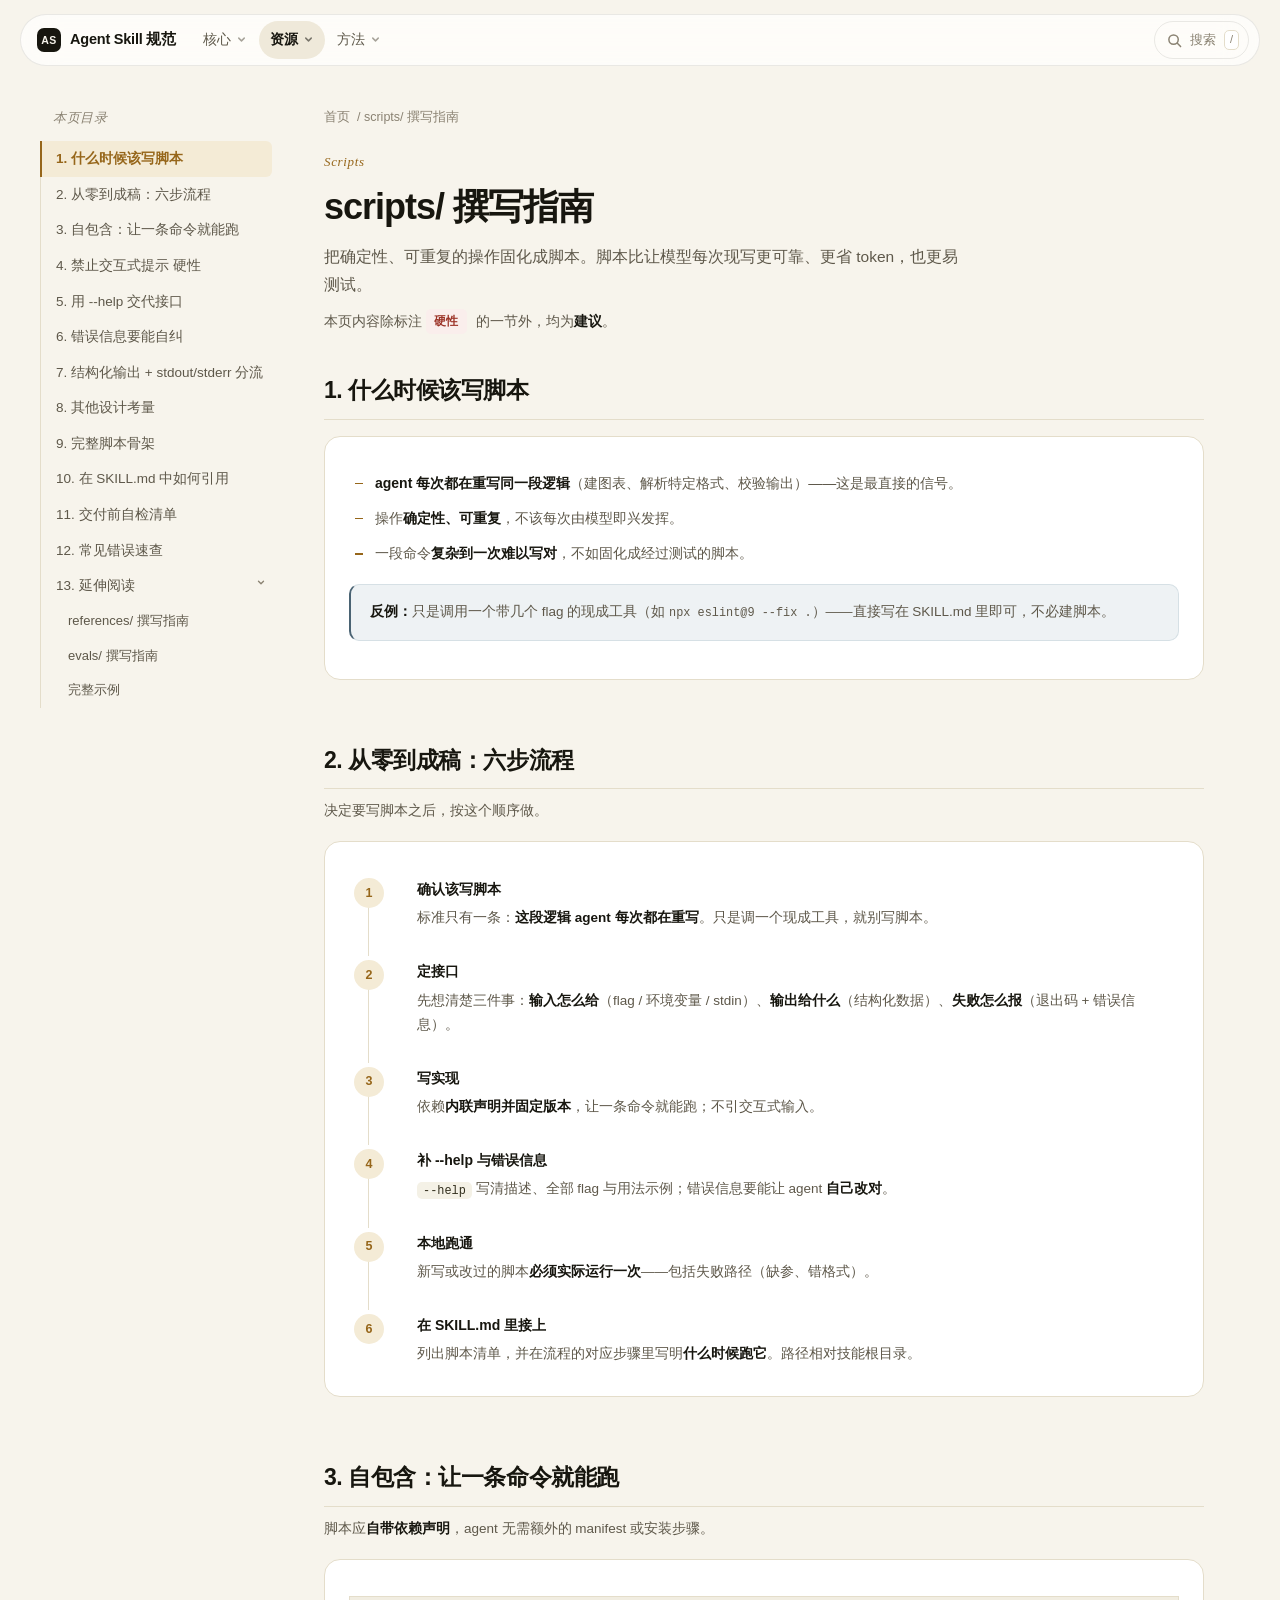
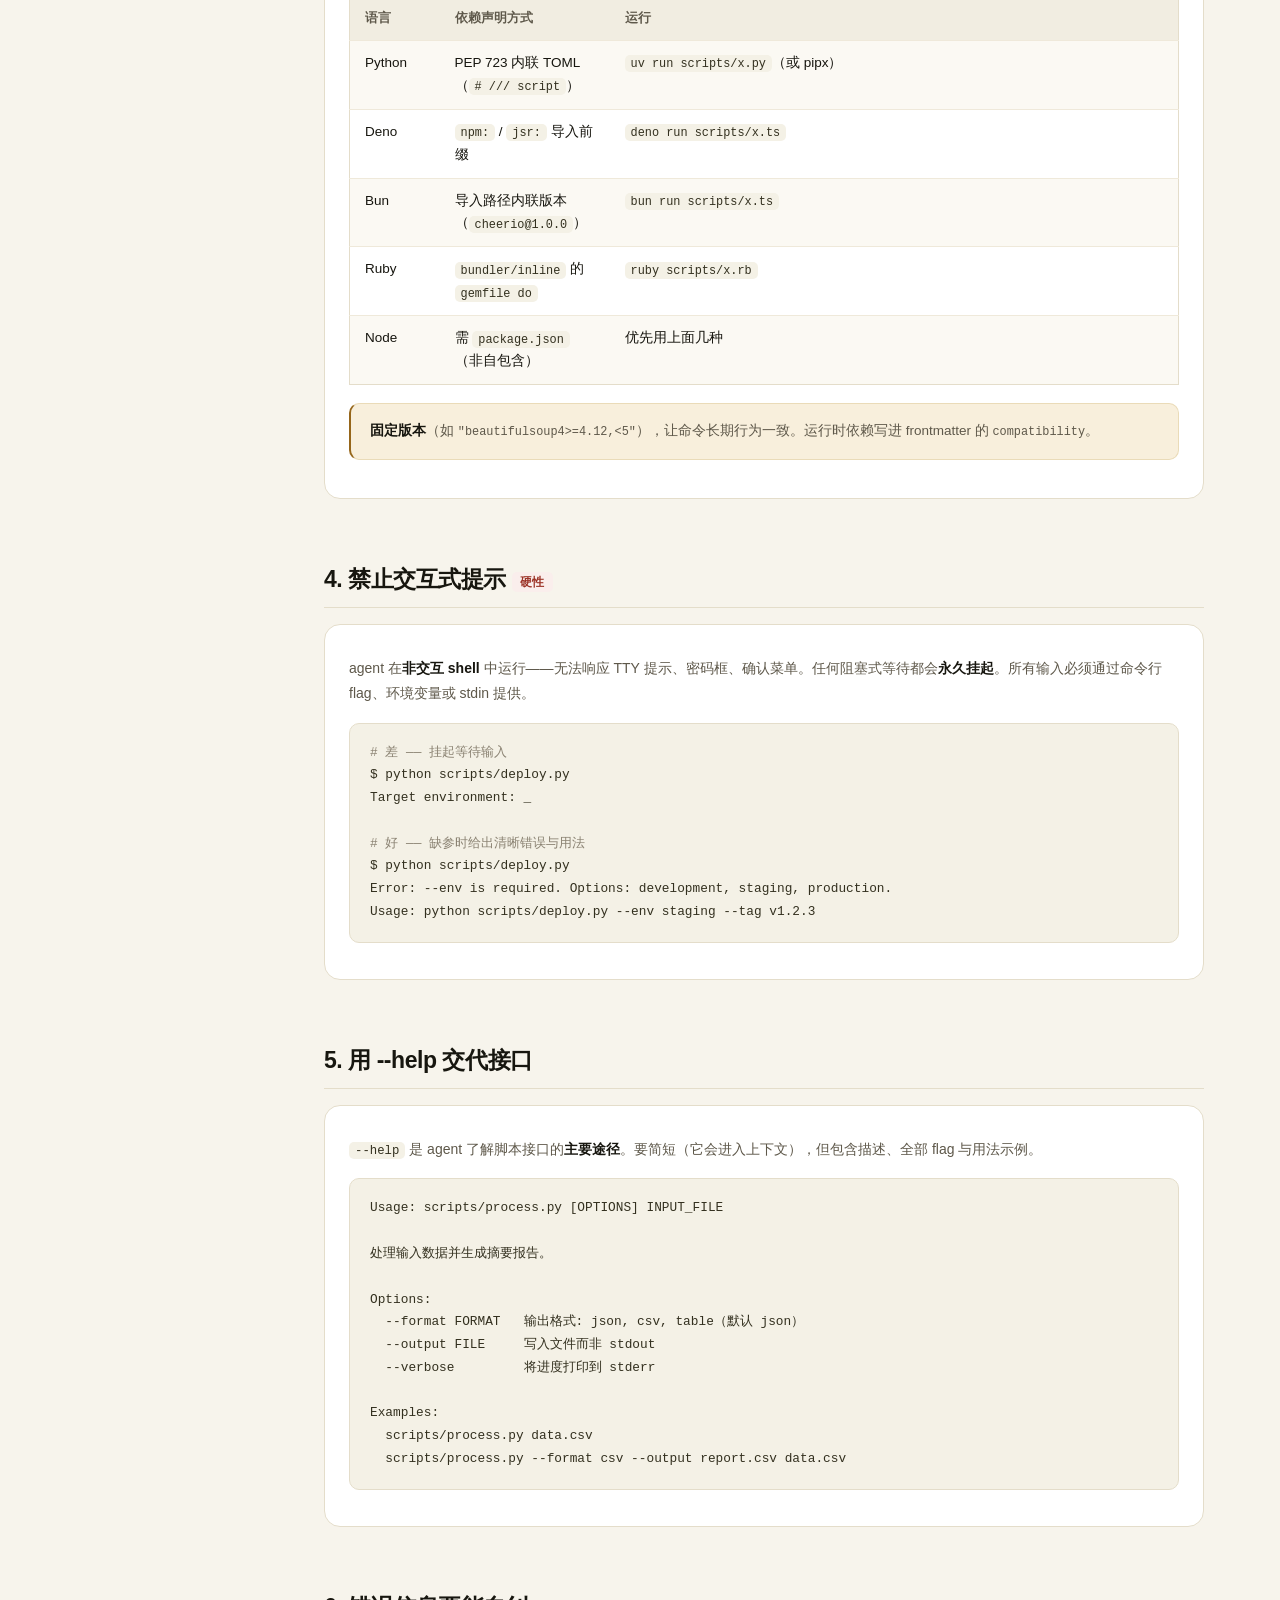
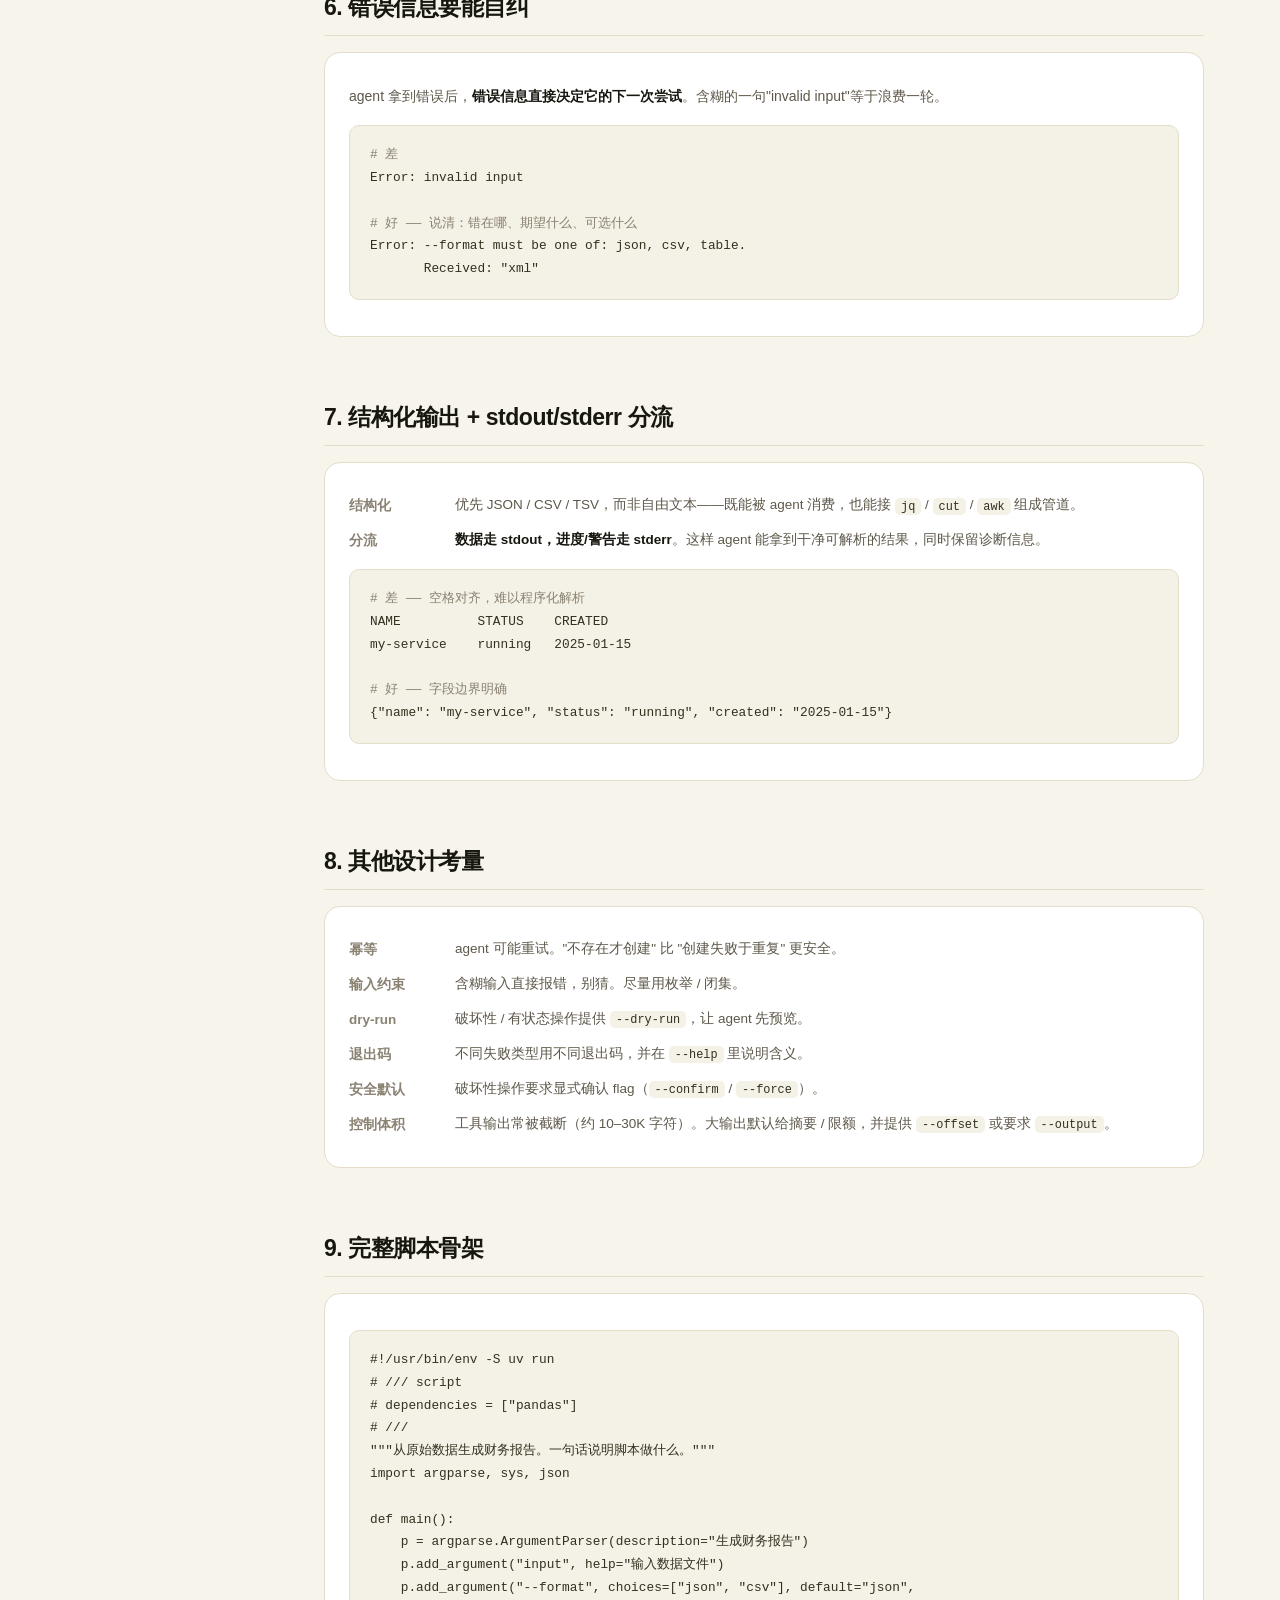
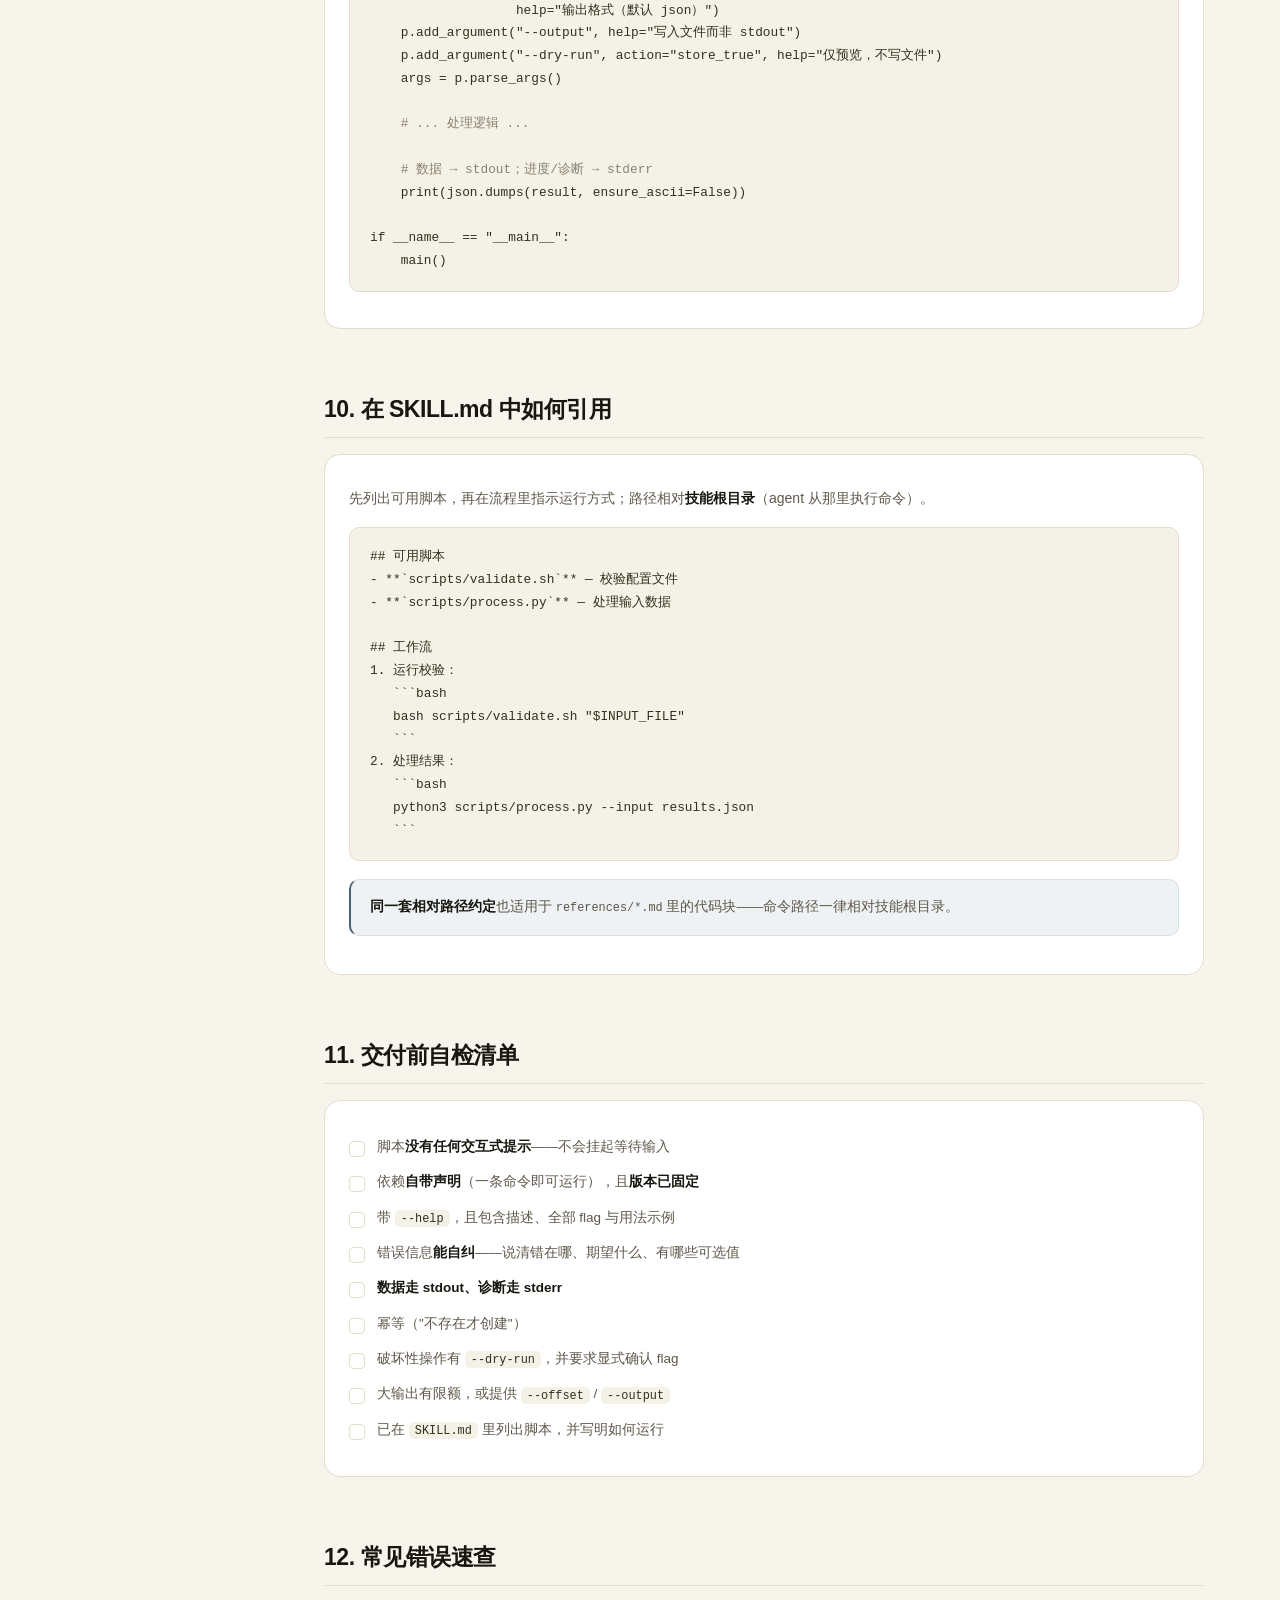
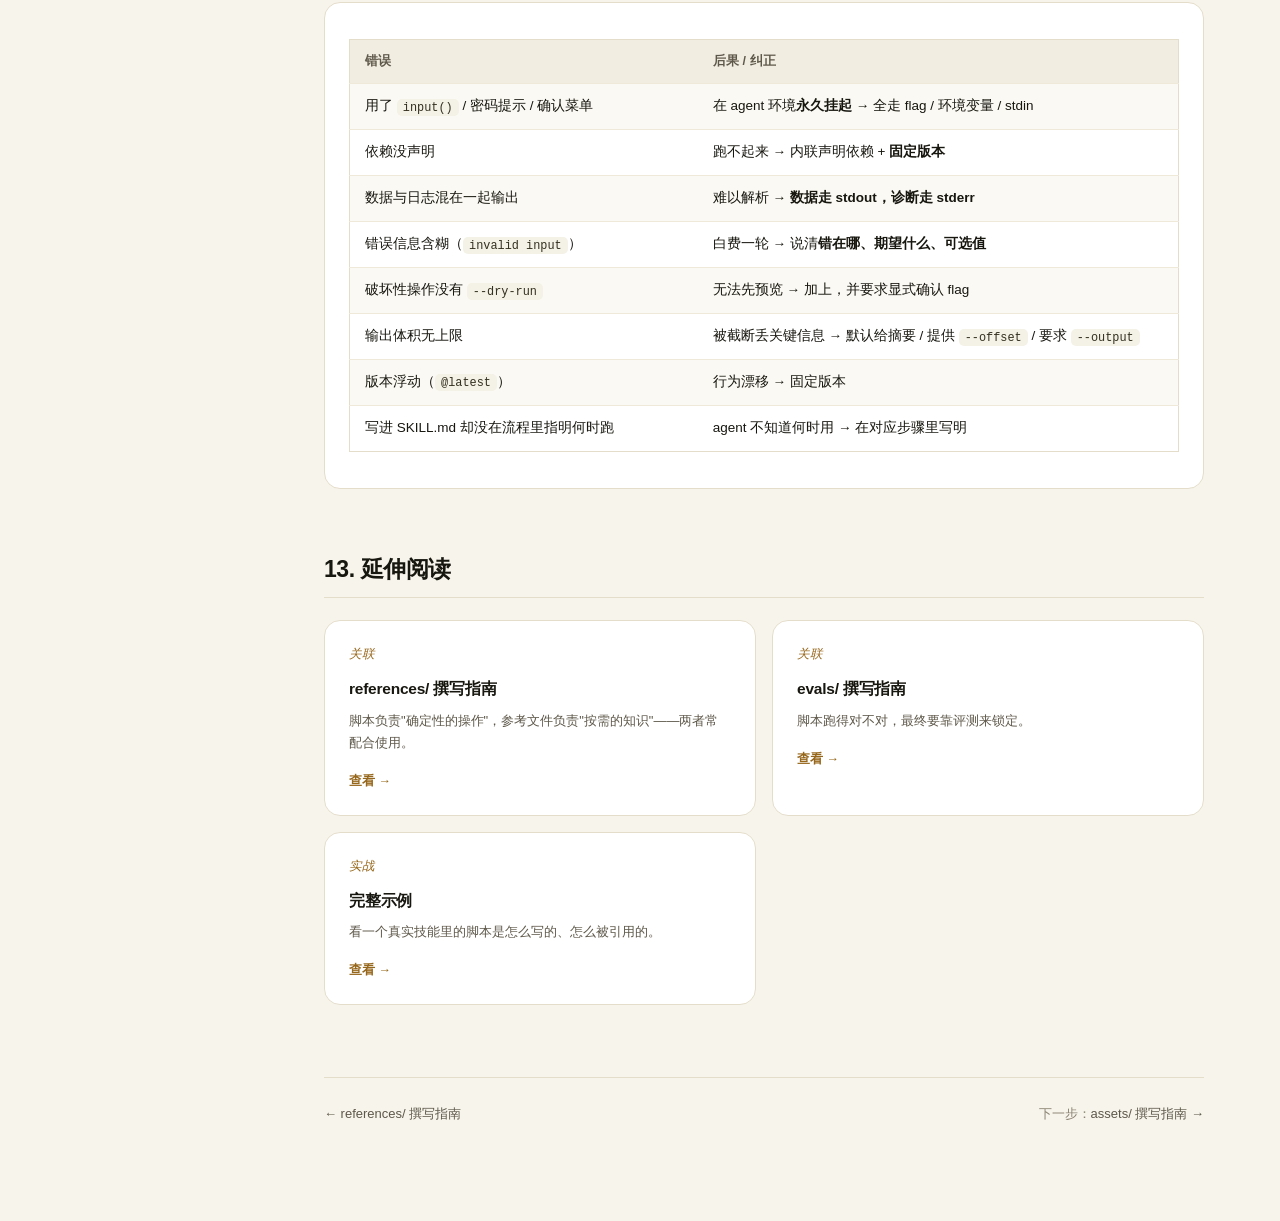
<file: scripts.html>
<!DOCTYPE html>
<html lang="zh-CN">
<head>
<meta charset="UTF-8">
<meta name="viewport" content="width=device-width, initial-scale=1">
<title>scripts/ 撰写指南 · Agent Skill 规范</title>
<meta name="description" content="scripts/ 撰写指南：自包含依赖、非交互、错误自纠与输出分流。">
<link rel="stylesheet" href="skill-spec.css">
</head>
<body>

<header class="topbar" id="topbar">
  <div class="topbar-inner">
    <a class="brand" href="index.html">
      <span class="brand-mark" aria-hidden="true">AS</span>
      <span class="brand-text">Agent Skill 规范</span>
    </a>

    <nav class="topnav" id="topnav" aria-label="站点导航">
      <div class="navgroup">
        <button class="navgroup-btn" type="button" aria-expanded="false">核心
          <svg width="11" height="11" viewBox="0 0 12 12" fill="none" aria-hidden="true"><path d="M3 4.5 6 7.5 9 4.5" stroke="currentColor" stroke-width="1.6" stroke-linecap="round" stroke-linejoin="round"/></svg>
        </button>
        <div class="navgroup-menu">
          <a href="index.html"><b>首页 · 总览</b><span>什么是 Agent Skill、渐进式加载与目录总览</span></a>
          <a href="structure-detail.html"><b>目录结构详解</b><span>每个文件装什么、何时被读、为何要单独拆出来</span></a>
          <a href="skill-md.html"><b>SKILL.md 撰写指南</b><span>frontmatter 逐字段详解、正文结构与写作原则</span></a>
          <a href="description.html"><b>描述与触发优化</b><span>description 决定触发；五条原则与优化闭环</span></a>
        </div>
      </div>
      <div class="navgroup active">
        <button class="navgroup-btn" type="button" aria-expanded="false">资源
          <svg width="11" height="11" viewBox="0 0 12 12" fill="none" aria-hidden="true"><path d="M3 4.5 6 7.5 9 4.5" stroke="currentColor" stroke-width="1.6" stroke-linecap="round" stroke-linejoin="round"/></svg>
        </button>
        <div class="navgroup-menu">
          <a href="references.html"><b>references/ 撰写指南</b><span>主技术参考、领域知识、条件触发文档与 FORMS.md</span></a>
          <a href="scripts.html" class="active"><b>scripts/ 撰写指南</b><span>自包含依赖、非交互、错误自纠与 stdout/stderr 分流</span></a>
          <a href="assets.html"><b>assets/ 撰写指南</b><span>templates / schemas / data 三类静态资源</span></a>
          <a href="evals.html"><b>evals/ 撰写指南</b><span>evals.json 结构、用例设计、断言与判分迭代</span></a>
        </div>
      </div>
      <div class="navgroup">
        <button class="navgroup-btn" type="button" aria-expanded="false">方法
          <svg width="11" height="11" viewBox="0 0 12 12" fill="none" aria-hidden="true"><path d="M3 4.5 6 7.5 9 4.5" stroke="currentColor" stroke-width="1.6" stroke-linecap="round" stroke-linejoin="round"/></svg>
        </button>
        <div class="navgroup-menu">
          <a href="design.html"><b>目录取舍与设计流程</b><span>什么时候才需要哪个目录；六步演进路径</span></a>
          <a href="examples.html"><b>完整示例</b><span>真实技能从最小版长成完整版的全过程</span></a>
        </div>
      </div>
    </nav>

    <button class="search-btn" id="searchBtn" type="button" aria-label="站内搜索">
      <svg width="15" height="15" viewBox="0 0 16 16" fill="none" aria-hidden="true"><circle cx="7" cy="7" r="5" stroke="currentColor" stroke-width="1.6"/><path d="m11 11 3.5 3.5" stroke="currentColor" stroke-width="1.6" stroke-linecap="round"/></svg>
      <span class="search-btn-text">搜索</span>
      <kbd>/</kbd>
    </button>

    <button class="nav-toggle" id="navToggle" type="button" aria-label="展开导航" aria-expanded="false">
      <span></span><span></span><span></span>
    </button>
  </div>
</header>

<div class="shell">
  <div class="layout">

    <aside class="sidebar" id="sidebar">
      <div class="sidebar-head" id="sidebarHead" role="button" tabindex="0" aria-expanded="false">
        <span>本页目录</span>
        <span class="sidebar-toggle" aria-hidden="true">
          <svg width="12" height="12" viewBox="0 0 12 12" fill="none"><path d="M3 4.5 6 7.5 9 4.5" stroke="currentColor" stroke-width="1.6" stroke-linecap="round" stroke-linejoin="round"/></svg>
        </span>
      </div>
      <nav class="toc" id="toc" aria-label="本页目录"></nav>
    </aside>

    <main class="content" id="content">

  <div class="crumb"><a href="index.html">首页</a> / scripts/ 撰写指南</div>
  <p class="eyebrow">Scripts</p>
  <h1>scripts/ 撰写指南</h1>
  <p class="sub">把确定性、可重复的操作固化成脚本。脚本比让模型每次现写更可靠、更省 token，也更易测试。</p>
  <p class="muted" style="margin-top:10px">本页内容除标注 <i class="mk hard">硬性</i> 的一节外，均为<b>建议</b>。</p>

  <!-- 何时写 -->
  <h2>1. 什么时候该写脚本</h2>
  <div class="card tight">
    <ul class="tick">
      <li><b>agent 每次都在重写同一段逻辑</b>（建图表、解析特定格式、校验输出）——这是最直接的信号。</li>
      <li>操作<b>确定性、可重复</b>，不该每次由模型即兴发挥。</li>
      <li>一段命令<b>复杂到一次难以写对</b>，不如固化成经过测试的脚本。</li>
    </ul>
    <div class="callout"><b>反例：</b>只是调用一个带几个 flag 的现成工具（如 <code>npx eslint@9 --fix .</code>）——直接写在 SKILL.md 里即可，不必建脚本。</div>
  </div>

  <!-- 操作流程 -->
  <h2>2. 从零到成稿：六步流程</h2>
  <p class="h2sub">决定要写脚本之后，按这个顺序做。</p>
  <div class="card">
    <div class="steps">
      <div class="step">
        <h4>确认该写脚本</h4>
        <p>标准只有一条：<b>这段逻辑 agent 每次都在重写</b>。只是调一个现成工具，就别写脚本。</p>
      </div>
      <div class="step">
        <h4>定接口</h4>
        <p>先想清楚三件事：<b>输入怎么给</b>（flag / 环境变量 / stdin）、<b>输出给什么</b>（结构化数据）、<b>失败怎么报</b>（退出码 + 错误信息）。</p>
      </div>
      <div class="step">
        <h4>写实现</h4>
        <p>依赖<b>内联声明并固定版本</b>，让一条命令就能跑；不引交互式输入。</p>
      </div>
      <div class="step">
        <h4>补 --help 与错误信息</h4>
        <p><code>--help</code> 写清描述、全部 flag 与用法示例；错误信息要能让 agent <b>自己改对</b>。</p>
      </div>
      <div class="step">
        <h4>本地跑通</h4>
        <p>新写或改过的脚本<b>必须实际运行一次</b>——包括失败路径（缺参、错格式）。</p>
      </div>
      <div class="step">
        <h4>在 SKILL.md 里接上</h4>
        <p>列出脚本清单，并在流程的对应步骤里写明<b>什么时候跑它</b>。路径相对技能根目录。</p>
      </div>
    </div>
  </div>

  <!-- 自包含 -->
  <h2>3. 自包含：让一条命令就能跑</h2>
  <p class="h2sub">脚本应<b>自带依赖声明</b>，agent 无需额外的 manifest 或安装步骤。</p>
  <div class="card tight">
    <table>
      <tr><th style="width:90px">语言</th><th style="width:170px">依赖声明方式</th><th>运行</th></tr>
      <tr><td>Python</td><td>PEP 723 内联 TOML（<code># /// script</code>）</td><td><code>uv run scripts/x.py</code>（或 pipx）</td></tr>
      <tr><td>Deno</td><td><code>npm:</code> / <code>jsr:</code> 导入前缀</td><td><code>deno run scripts/x.ts</code></td></tr>
      <tr><td>Bun</td><td>导入路径内联版本（<code>cheerio@1.0.0</code>）</td><td><code>bun run scripts/x.ts</code></td></tr>
      <tr><td>Ruby</td><td><code>bundler/inline</code> 的 <code>gemfile do</code></td><td><code>ruby scripts/x.rb</code></td></tr>
      <tr><td>Node</td><td>需 <code>package.json</code>（非自包含）</td><td>优先用上面几种</td></tr>
    </table>
    <div class="callout warn"><b>固定版本</b>（如 <code>"beautifulsoup4&gt;=4.12,&lt;5"</code>），让命令长期行为一致。运行时依赖写进 frontmatter 的 <code>compatibility</code>。</div>
  </div>

  <!-- 非交互 -->
  <h2>4. 禁止交互式提示 <i class="mk hard">硬性</i></h2>
  <div class="card tight">
    <p class="muted">agent 在<b>非交互 shell</b> 中运行——无法响应 TTY 提示、密码框、确认菜单。任何阻塞式等待都会<b>永久挂起</b>。所有输入必须通过命令行 flag、环境变量或 stdin 提供。</p>
<pre><span class="c"># 差 —— 挂起等待输入</span>
$ python scripts/deploy.py
Target environment: _

<span class="c"># 好 —— 缺参时给出清晰错误与用法</span>
$ python scripts/deploy.py
Error: --env is required. Options: development, staging, production.
Usage: python scripts/deploy.py --env staging --tag v1.2.3</pre>
  </div>

  <!-- --help -->
  <h2>5. 用 --help 交代接口</h2>
  <div class="card tight">
    <p class="muted"><code>--help</code> 是 agent 了解脚本接口的<b>主要途径</b>。要简短（它会进入上下文），但包含描述、全部 flag 与用法示例。</p>
<pre>Usage: scripts/process.py [OPTIONS] INPUT_FILE

处理输入数据并生成摘要报告。

Options:
  --format FORMAT   输出格式: json, csv, table（默认 json）
  --output FILE     写入文件而非 stdout
  --verbose         将进度打印到 stderr

Examples:
  scripts/process.py data.csv
  scripts/process.py --format csv --output report.csv data.csv</pre>
  </div>

  <!-- 错误信息 -->
  <h2>6. 错误信息要能自纠</h2>
  <div class="card tight">
    <p class="muted">agent 拿到错误后，<b>错误信息直接决定它的下一次尝试</b>。含糊的一句"invalid input"等于浪费一轮。</p>
<pre><span class="c"># 差</span>
Error: invalid input

<span class="c"># 好 —— 说清：错在哪、期望什么、可选什么</span>
Error: --format must be one of: json, csv, table.
       Received: "xml"</pre>
  </div>

  <!-- 输出 -->
  <h2>7. 结构化输出 + stdout/stderr 分流</h2>
  <div class="card tight">
    <div class="fline"><b>结构化</b><span>优先 JSON / CSV / TSV，而非自由文本——既能被 agent 消费，也能接 <code>jq</code> / <code>cut</code> / <code>awk</code> 组成管道。</span></div>
    <div class="fline"><b>分流</b><span><b>数据走 stdout，进度/警告走 stderr</b>。这样 agent 能拿到干净可解析的结果，同时保留诊断信息。</span></div>
<pre><span class="c"># 差 —— 空格对齐，难以程序化解析</span>
NAME          STATUS    CREATED
my-service    running   2025-01-15

<span class="c"># 好 —— 字段边界明确</span>
{"name": "my-service", "status": "running", "created": "2025-01-15"}</pre>
  </div>

  <!-- 其他考量 -->
  <h2>8. 其他设计考量</h2>
  <div class="card tight">
    <div class="fline"><b>幂等</b><span>agent 可能重试。"不存在才创建" 比 "创建失败于重复" 更安全。</span></div>
    <div class="fline"><b>输入约束</b><span>含糊输入直接报错，别猜。尽量用枚举 / 闭集。</span></div>
    <div class="fline"><b>dry-run</b><span>破坏性 / 有状态操作提供 <code>--dry-run</code>，让 agent 先预览。</span></div>
    <div class="fline"><b>退出码</b><span>不同失败类型用不同退出码，并在 <code>--help</code> 里说明含义。</span></div>
    <div class="fline"><b>安全默认</b><span>破坏性操作要求显式确认 flag（<code>--confirm</code> / <code>--force</code>）。</span></div>
    <div class="fline"><b>控制体积</b><span>工具输出常被截断（约 10–30K 字符）。大输出默认给摘要 / 限额，并提供 <code>--offset</code> 或要求 <code>--output</code>。</span></div>
  </div>

  <!-- 完整示例 -->
  <h2>9. 完整脚本骨架</h2>
  <div class="card tight">
<pre>#!/usr/bin/env -S uv run
# /// script
# dependencies = ["pandas"]
# ///
"""从原始数据生成财务报告。一句话说明脚本做什么。"""
import argparse, sys, json

def main():
    p = argparse.ArgumentParser(description="生成财务报告")
    p.add_argument("input", help="输入数据文件")
    p.add_argument("--format", choices=["json", "csv"], default="json",
                   help="输出格式（默认 json）")
    p.add_argument("--output", help="写入文件而非 stdout")
    p.add_argument("--dry-run", action="store_true", help="仅预览，不写文件")
    args = p.parse_args()

    <span class="c"># ... 处理逻辑 ...</span>

    <span class="c"># 数据 → stdout；进度/诊断 → stderr</span>
    print(json.dumps(result, ensure_ascii=False))

if __name__ == "__main__":
    main()</pre>
  </div>

  <!-- 引用 -->
  <h2>10. 在 SKILL.md 中如何引用</h2>
  <div class="card tight">
    <p class="muted">先列出可用脚本，再在流程里指示运行方式；路径相对<b>技能根目录</b>（agent 从那里执行命令）。</p>
<pre>## 可用脚本
- **`scripts/validate.sh`** — 校验配置文件
- **`scripts/process.py`** — 处理输入数据

## 工作流
1. 运行校验：
   ```bash
   bash scripts/validate.sh "$INPUT_FILE"
   ```
2. 处理结果：
   ```bash
   python3 scripts/process.py --input results.json
   ```</pre>
    <div class="callout"><b>同一套相对路径约定</b>也适用于 <code>references/*.md</code> 里的代码块——命令路径一律相对技能根目录。</div>
  </div>

  <!-- 自检 -->
  <h2>11. 交付前自检清单</h2>
  <div class="card tight">
    <ul class="checklist">
      <li>脚本<b>没有任何交互式提示</b>——不会挂起等待输入</li>
      <li>依赖<b>自带声明</b>（一条命令即可运行），且<b>版本已固定</b></li>
      <li>带 <code>--help</code>，且包含描述、全部 flag 与用法示例</li>
      <li>错误信息<b>能自纠</b>——说清错在哪、期望什么、有哪些可选值</li>
      <li><b>数据走 stdout、诊断走 stderr</b></li>
      <li>幂等（"不存在才创建"）</li>
      <li>破坏性操作有 <code>--dry-run</code>，并要求显式确认 flag</li>
      <li>大输出有限额，或提供 <code>--offset</code> / <code>--output</code></li>
      <li>已在 <code>SKILL.md</code> 里列出脚本，并写明如何运行</li>
    </ul>
  </div>

  <!-- 常见错误 -->
  <h2>12. 常见错误速查</h2>
  <div class="card tight">
    <table>
      <tr><th style="width:42%">错误</th><th>后果 / 纠正</th></tr>
      <tr><td>用了 <code>input()</code> / 密码提示 / 确认菜单</td><td>在 agent 环境<b>永久挂起</b> → 全走 flag / 环境变量 / stdin</td></tr>
      <tr><td>依赖没声明</td><td>跑不起来 → 内联声明依赖 + <b>固定版本</b></td></tr>
      <tr><td>数据与日志混在一起输出</td><td>难以解析 → <b>数据走 stdout，诊断走 stderr</b></td></tr>
      <tr><td>错误信息含糊（<code>invalid input</code>）</td><td>白费一轮 → 说清<b>错在哪、期望什么、可选值</b></td></tr>
      <tr><td>破坏性操作没有 <code>--dry-run</code></td><td>无法先预览 → 加上，并要求显式确认 flag</td></tr>
      <tr><td>输出体积无上限</td><td>被截断丢关键信息 → 默认给摘要 / 提供 <code>--offset</code> / 要求 <code>--output</code></td></tr>
      <tr><td>版本浮动（<code>@latest</code>）</td><td>行为漂移 → 固定版本</td></tr>
      <tr><td>写进 SKILL.md 却没在流程里指明何时跑</td><td>agent 不知道何时用 → 在对应步骤里写明</td></tr>
    </table>
  </div>

  <!-- 延伸阅读 -->
  <h2>13. 延伸阅读</h2>
  <div class="cards">
    <a class="navcard" href="references.html">
      <span class="tag">关联</span>
      <h3>references/ 撰写指南</h3>
      <p>脚本负责"确定性的操作"，参考文件负责"按需的知识"——两者常配合使用。</p>
      <span class="go">查看 →</span>
    </a>
    <a class="navcard" href="evals.html">
      <span class="tag">关联</span>
      <h3>evals/ 撰写指南</h3>
      <p>脚本跑得对不对，最终要靠评测来锁定。</p>
      <span class="go">查看 →</span>
    </a>
    <a class="navcard" href="examples.html">
      <span class="tag">实战</span>
      <h3>完整示例</h3>
      <p>看一个真实技能里的脚本是怎么写的、怎么被引用的。</p>
      <span class="go">查看 →</span>
    </a>
  </div>

  <footer>
    <span><a href="references.html">← references/ 撰写指南</a></span>
    <span>下一步：<a href="assets.html">assets/ 撰写指南 →</a></span>
  </footer>

    </main>
  </div>
</div>

<!-- 站内搜索面板（全站可用，索引见页内脚本） -->
<div class="palette" id="palette" hidden>
  <div class="palette-mask" data-close></div>
  <div class="palette-box" role="dialog" aria-modal="true" aria-label="站内搜索">
    <div class="palette-head">
      <svg width="16" height="16" viewBox="0 0 16 16" fill="none" aria-hidden="true"><circle cx="7" cy="7" r="5" stroke="currentColor" stroke-width="1.6"/><path d="m11 11 3.5 3.5" stroke="currentColor" stroke-width="1.6" stroke-linecap="round"/></svg>
      <input id="paletteInput" type="search" placeholder="搜索文档标题、关键词…" autocomplete="off" spellcheck="false">
      <button class="palette-esc" type="button" data-close>ESC</button>
    </div>
    <div class="palette-body" id="paletteBody"></div>
    <div class="palette-foot">↑↓ 选择 · Enter 打开 · ESC 关闭</div>
  </div>
</div>

<!-- 回到顶部 -->
<button class="to-top" id="toTop" type="button" aria-label="回到顶部" hidden>
  <svg width="16" height="16" viewBox="0 0 16 16" fill="none" aria-hidden="true"><path d="M8 13V3.5M8 3.5 4 7.5M8 3.5l4 4" stroke="currentColor" stroke-width="1.7" stroke-linecap="round" stroke-linejoin="round"/></svg>
</button>

<script>
/* ==========================================================================
   全站交互脚本（内联在各页，保证单页可独立打开）
   1 顶部导航滚动阴影 · 2 移动端导航 · 3 分组下拉 · 4 侧边目录（生成/折叠/高亮）
   5 代码块复制 · 6 回到顶部 · 7 站内搜索（面板 + 首页搜索区）
   ========================================================================== */
(function () {
  'use strict';

  var $  = function (s, r) { return (r || document).querySelector(s); };
  var $$ = function (s, r) { return Array.prototype.slice.call((r || document).querySelectorAll(s)); };

  /* ---------- 站内搜索索引（与 README 的页面清单保持同步） ---------- */
  var SEARCH_INDEX = [
    { t: '首页 · 总览',            u: 'index.html',            d: '什么是 Agent Skill、渐进式加载、目录结构总览',   k: '首页 总览 渐进式披露 目录结构' },
    { t: '目录结构详解',            u: 'structure-detail.html', d: '每个文件装什么、何时被读、为何要单独拆出来',       k: '目录 结构 详解 references scripts assets evals agents' },
    { t: 'SKILL.md 撰写指南',       u: 'skill-md.html',         d: 'frontmatter 逐字段详解、正文结构与写作原则',       k: 'skill.md frontmatter name description license compatibility metadata allowed-tools 正文结构' },
    { t: '描述与触发优化',          u: 'description.html',      d: 'description 决定触发；五条原则与触发优化闭环',      k: 'description 描述 触发 优化 查询集 触发率 验证集' },
    { t: 'references/ 撰写指南',    u: 'references.html',       d: '主技术参考、领域知识、条件触发文档与 FORMS.md',     k: 'references reference.md domain forms 领域 参考 条件触发' },
    { t: 'scripts/ 撰写指南',       u: 'scripts.html',          d: '自包含依赖、非交互、错误自纠与 stdout/stderr 分流', k: 'scripts 脚本 自包含 非交互 help 退出码 dry-run stdout stderr' },
    { t: 'assets/ 撰写指南',        u: 'assets.html',           d: 'templates / schemas / data 三类静态资源',          k: 'assets templates schemas data 模板 查找表 数据结构' },
    { t: 'evals/ 撰写指南',         u: 'evals.html',            d: 'evals.json 结构、用例设计、断言与判分迭代',         k: 'evals 评测 断言 用例 判分 迭代' },
    { t: '目录取舍与设计流程',      u: 'design.html',           d: '什么时候才需要哪个目录；六步演进路径',             k: '设计 流程 取舍 演进 决策 最小可用' },
    { t: '完整示例',                u: 'examples.html',         d: '真实技能从最小版长成完整版的全过程（待重建）',       k: '示例 example 实战 演进' }
  ];

  /* ---------- 1 / 6. 顶部导航阴影 + 回到顶部显隐 ---------- */
  var topbar = $('#topbar');
  var toTop = $('#toTop');

  function syncTopbar() {
    if (topbar) topbar.classList.toggle('scrolled', window.scrollY > 8);
  }
  function syncToTop() {
    if (toTop) toTop.hidden = window.scrollY <= 420;
  }
  if (toTop) {
    toTop.addEventListener('click', function () {
      window.scrollTo({ top: 0, behavior: 'smooth' });
    });
  }

  var ticking = false;
  window.addEventListener('scroll', function () {
    if (ticking) return;
    ticking = true;
    window.requestAnimationFrame(function () {
      syncTopbar(); syncToTop(); syncSpy();
      ticking = false;
    });
  }, { passive: true });

  /* ---------- 2. 移动端导航抽屉 ---------- */
  var navToggle = $('#navToggle');
  var topnav = $('#topnav');
  if (navToggle && topnav) {
    navToggle.addEventListener('click', function () {
      var open = topnav.classList.toggle('open');
      navToggle.classList.toggle('is-open', open);
      navToggle.setAttribute('aria-expanded', open ? 'true' : 'false');
    });
  }

  /* ---------- 3. 分组下拉（点击切换；桌面悬停由 CSS 负责） ---------- */
  function closeGroups() {
    $$('.navgroup.open').forEach(function (g) {
      g.classList.remove('open');
      var b = $('.navgroup-btn', g);
      if (b) b.setAttribute('aria-expanded', 'false');
    });
  }
  $$('.navgroup-btn').forEach(function (btn) {
    btn.addEventListener('click', function (e) {
      e.preventDefault();
      e.stopPropagation();
      var group = btn.parentNode;
      var willOpen = !group.classList.contains('open');
      closeGroups();
      if (willOpen) {
        group.classList.add('open');
        btn.setAttribute('aria-expanded', 'true');
      }
    });
  });
  document.addEventListener('click', closeGroups);

  /* ---------- 4. 侧边目录 ---------- */
  var content = $('#content');
  var tocBox = $('#toc');
  var sidebar = $('#sidebar');
  var sidebarHead = $('#sidebarHead');
  var spyItems = [];

  if (sidebarHead && sidebar) {
    var toggleSidebar = function () {
      var open = sidebar.classList.toggle('open');
      sidebarHead.setAttribute('aria-expanded', open ? 'true' : 'false');
    };
    sidebarHead.addEventListener('click', toggleSidebar);
    sidebarHead.addEventListener('keydown', function (e) {
      if (e.key === 'Enter' || e.key === ' ') { e.preventDefault(); toggleSidebar(); }
    });
  }

  if (content && tocBox) {
    /* 4.1 收集章节：h2 与 .dirblock 为一级，其间的 h3 为二级 */
    var groups = [];
    var cursor = null;
    $$('h2, h3, .dirblock', content).forEach(function (node) {
      if (node.classList.contains('dirblock')) {
        var nm = $('.dirtitle .nm', node);
        groups.push({ el: node, label: nm ? nm.textContent.trim() : '目录', kids: [] });
        cursor = null;
      } else if (node.tagName === 'H2') {
        cursor = { el: node, label: node.textContent.trim(), kids: [] };
        groups.push(cursor);
      } else if (node.tagName === 'H3' && cursor) {
        cursor.kids.push({ el: node, label: node.textContent.trim() });
      }
    });

    /* 4.2 渲染目录 */
    var seq = 0;
    groups.forEach(function (g) {
      if (!g.el.id) g.el.id = 'sec-' + (++seq);

      var item = document.createElement('div');
      item.className = 'toc-item';
      var row = document.createElement('div');
      row.className = 'toc-row';

      var link = document.createElement('a');
      link.className = 'toc-link';
      link.href = '#' + g.el.id;
      link.textContent = g.label;
      link.title = g.label;
      row.appendChild(link);
      spyItems.push({ el: g.el, link: link });

      item.appendChild(row);

      if (g.kids.length) {
        var caret = document.createElement('button');
        caret.type = 'button';
        caret.className = 'toc-caret';
        caret.setAttribute('aria-label', '折叠或展开本节');
        caret.setAttribute('aria-expanded', 'true');
        caret.innerHTML = '<svg width="11" height="11" viewBox="0 0 12 12" fill="none"><path d="M3 4.5 6 7.5 9 4.5" stroke="currentColor" stroke-width="1.6" stroke-linecap="round" stroke-linejoin="round"/></svg>';
        row.appendChild(caret);

        var sub = document.createElement('div');
        sub.className = 'toc-sub';
        g.kids.forEach(function (k) {
          if (!k.el.id) k.el.id = 'sec-' + (++seq);
          var ka = document.createElement('a');
          ka.className = 'toc-link toc-link-sub';
          ka.href = '#' + k.el.id;
          ka.textContent = k.label;
          ka.title = k.label;
          sub.appendChild(ka);
          spyItems.push({ el: k.el, link: ka });
        });
        item.appendChild(sub);

        caret.addEventListener('click', function (e) {
          e.preventDefault();
          e.stopPropagation();
          var collapsed = item.classList.toggle('collapsed');
          caret.setAttribute('aria-expanded', collapsed ? 'false' : 'true');
        });
      }

      tocBox.appendChild(item);
    });

    /* 4.3 移动端点击目录项后收起面板 */
    tocBox.addEventListener('click', function (e) {
      if (e.target.closest('.toc-caret')) return;
      if (window.innerWidth <= 1024 && sidebar) sidebar.classList.remove('open');
    });

    /* 4.4 本页无小节时隐藏侧栏，正文单栏居中 */
    if (!groups.length) {
      var layout = sidebar ? sidebar.parentNode : null;
      if (sidebar) sidebar.hidden = true;
      if (layout) layout.classList.add('no-sidebar');
    }
  }

  /* 滚动高亮当前章节 */
  function syncSpy() {
    if (!spyItems.length) return;

    var line = window.scrollY + 140;
    var active = spyItems[0];
    for (var i = 0; i < spyItems.length; i++) {
      var top = spyItems[i].el.getBoundingClientRect().top + window.scrollY;
      if (top <= line) active = spyItems[i];
    }
    if (active.link.classList.contains('active')) return;

    spyItems.forEach(function (it) { it.link.classList.toggle('active', it === active); });

    var item = active.link.parentNode;
    if (item && item.classList.contains('collapsed')) item.classList.remove('collapsed');

    /* 让当前项保持在目录可视区内 */
    if (tocBox && tocBox.clientHeight > 60 && tocBox.scrollHeight > tocBox.clientHeight + 4) {
      var lr = active.link.getBoundingClientRect();
      var cr = tocBox.getBoundingClientRect();
      var pad = 44;
      if (lr.top < cr.top + pad) tocBox.scrollTop -= (cr.top + pad - lr.top);
      else if (lr.bottom > cr.bottom - pad) tocBox.scrollTop += (lr.bottom - cr.bottom + pad);
    }
  }

  /* ---------- 5. 代码块复制按钮 ---------- */
  $$('pre').forEach(function (pre) {
    if (pre.parentNode && pre.parentNode.classList && pre.parentNode.classList.contains('code-block')) return;

    var box = document.createElement('div');
    box.className = 'code-block';
    pre.parentNode.insertBefore(box, pre);
    box.appendChild(pre);

    var btn = document.createElement('button');
    btn.type = 'button';
    btn.className = 'code-copy';
    btn.textContent = '复制';
    btn.addEventListener('click', function () {
      var text = pre.innerText;
      var done = function () {
        btn.textContent = '已复制';
        window.setTimeout(function () { btn.textContent = '复制'; }, 1600);
      };
      var fallback = function () {
        var ta = document.createElement('textarea');
        ta.value = text;
        ta.setAttribute('readonly', '');
        ta.style.position = 'fixed';
        ta.style.top = '-1000px';
        document.body.appendChild(ta);
        ta.select();
        try { document.execCommand('copy'); done(); } catch (err) { /* 忽略 */ }
        document.body.removeChild(ta);
      };
      if (navigator.clipboard && navigator.clipboard.writeText) {
        navigator.clipboard.writeText(text).then(done, fallback);
      } else {
        fallback();
      }
    });
    box.appendChild(btn);
  });

  /* ---------- 7. 站内搜索 ---------- */
  function escapeHtml(s) {
    return String(s).replace(/[&<>"']/g, function (c) {
      return { '&': '&amp;', '<': '&lt;', '>': '&gt;', '"': '&quot;', "'": '&#39;' }[c];
    });
  }
  function highlight(text, q) {
    if (!q) return escapeHtml(text);
    var i = text.toLowerCase().indexOf(q.toLowerCase());
    if (i < 0) return escapeHtml(text);
    return escapeHtml(text.slice(0, i)) + '<mark>' + escapeHtml(text.slice(i, i + q.length)) +
           '</mark>' + escapeHtml(text.slice(i + q.length));
  }
  function search(q) {
    q = (q || '').trim();
    if (!q) return SEARCH_INDEX.slice();
    var lower = q.toLowerCase();
    return SEARCH_INDEX.filter(function (item) {
      return (item.t + ' ' + item.d + ' ' + item.k).toLowerCase().indexOf(lower) >= 0;
    });
  }

  var palette = $('#palette');
  var paletteInput = $('#paletteInput');
  var paletteBody = $('#paletteBody');
  var searchBtn = $('#searchBtn');
  var activeIdx = -1;

  function renderPalette(q) {
    if (!paletteBody) return;
    activeIdx = -1;
    var list = search(q);
    if (!list.length) {
      paletteBody.innerHTML = '<div class="palette-empty">没有匹配的文档，试试「frontmatter」「触发」「evals」</div>';
      return;
    }
    paletteBody.innerHTML = list.map(function (item) {
      return '<a class="palette-item" href="' + item.u + '">' +
             '<b>' + highlight(item.t, q) + '</b><span>' + highlight(item.d, q) + '</span></a>';
    }).join('');
  }

  function moveActive(step) {
    if (!paletteBody) return;
    var items = $$('.palette-item', paletteBody);
    if (!items.length) return;
    var idx = activeIdx + step;
    if (idx < 0) idx = items.length - 1;
    if (idx >= items.length) idx = 0;
    activeIdx = idx;
    items.forEach(function (el, i) { el.classList.toggle('is-active', i === idx); });

    var pr = items[idx].getBoundingClientRect();
    var br = paletteBody.getBoundingClientRect();
    if (pr.top < br.top) paletteBody.scrollTop -= (br.top - pr.top);
    else if (pr.bottom > br.bottom) paletteBody.scrollTop += (pr.bottom - br.bottom);
  }

  function openPalette() {
    if (!palette) return;
    palette.hidden = false;
    document.body.style.overflow = 'hidden';
    if (paletteInput) { paletteInput.value = ''; }
    renderPalette('');
    if (paletteInput) paletteInput.focus();
  }
  function closePalette() {
    if (!palette) return;
    palette.hidden = true;
    document.body.style.overflow = '';
  }

  if (searchBtn) searchBtn.addEventListener('click', openPalette);
  if (palette) {
    palette.addEventListener('click', function (e) {
      if (e.target.closest('[data-close]')) closePalette();
    });
  }
  if (paletteInput) {
    paletteInput.addEventListener('input', function () { renderPalette(paletteInput.value); });
    paletteInput.addEventListener('keydown', function (e) {
      if (e.key === 'ArrowDown') { e.preventDefault(); moveActive(1); }
      else if (e.key === 'ArrowUp') { e.preventDefault(); moveActive(-1); }
      else if (e.key === 'Enter') {
        var items = $$('.palette-item', paletteBody);
        var target = items[activeIdx >= 0 ? activeIdx : 0];
        if (target) { e.preventDefault(); window.location.href = target.getAttribute('href'); }
      }
    });
  }
  document.addEventListener('keydown', function (e) {
    if (e.key === 'Escape' && palette && !palette.hidden) { closePalette(); return; }
    if (e.key === '/' && palette && palette.hidden) {
      var tag = (e.target.tagName || '').toLowerCase();
      if (tag === 'input' || tag === 'textarea' || e.target.isContentEditable) return;
      e.preventDefault();
      openPalette();
    }
  });

  /* 首页搜索区（仅首页存在） */
  var homeInput = $('#homeSearch');
  var homeResults = $('#homeResults');
  if (homeInput && homeResults) {
    var renderHome = function () {
      var q = homeInput.value.trim();
      if (!q) { homeResults.hidden = true; homeResults.innerHTML = ''; return; }
      var list = search(q);
      homeResults.hidden = false;
      homeResults.innerHTML = list.length
        ? list.map(function (item) {
            return '<a class="search-result" href="' + item.u + '"><b>' + highlight(item.t, q) +
                   '</b><span>' + highlight(item.d, q) + '</span></a>';
          }).join('')
        : '<div class="search-empty">没有匹配的文档，试试「frontmatter」「触发」「evals」</div>';
    };
    homeInput.addEventListener('input', renderHome);
    homeInput.addEventListener('keydown', function (e) {
      if (e.key === 'Enter') {
        var first = $('.search-result', homeResults);
        if (first) { e.preventDefault(); window.location.href = first.getAttribute('href'); }
      }
    });

    /* 快捷标签：index.html#q=关键词 直接预填并出结果 */
    var applyHash = function () {
      var h = window.location.hash;
      if (h.indexOf('#q=') !== 0) return;
      homeInput.value = decodeURIComponent(h.slice(3));
      renderHome();
      var block = $('#searchBlock');
      if (block) block.scrollIntoView({ behavior: 'smooth', block: 'start' });
    };
    window.addEventListener('hashchange', applyHash);
    applyHash();
  }

  /* ---------- 8. 滚动显现 ---------- */
  var reduceMotion = window.matchMedia &&
    window.matchMedia('(prefers-reduced-motion: reduce)').matches;

  if (!reduceMotion && 'IntersectionObserver' in window) {
    var revealTargets = $$('.card, .dirblock, .navcard, .search-block');
    revealTargets.forEach(function (el, i) {
      el.classList.add('reveal');
      el.style.transitionDelay = (i % 3) * 70 + 'ms';
    });
    var io = new IntersectionObserver(function (entries) {
      entries.forEach(function (entry) {
        if (entry.isIntersecting) {
          entry.target.classList.add('is-in');
          io.unobserve(entry.target);
        }
      });
    }, { rootMargin: '0px 0px -6% 0px', threshold: 0.03 });
    revealTargets.forEach(function (el) { io.observe(el); });
  }

  /* ---------- 初始化 ---------- */
  syncTopbar();
  syncToTop();
  syncSpy();
  window.addEventListener('load', syncSpy);
})();
</script>
</body>
</html>
</file>
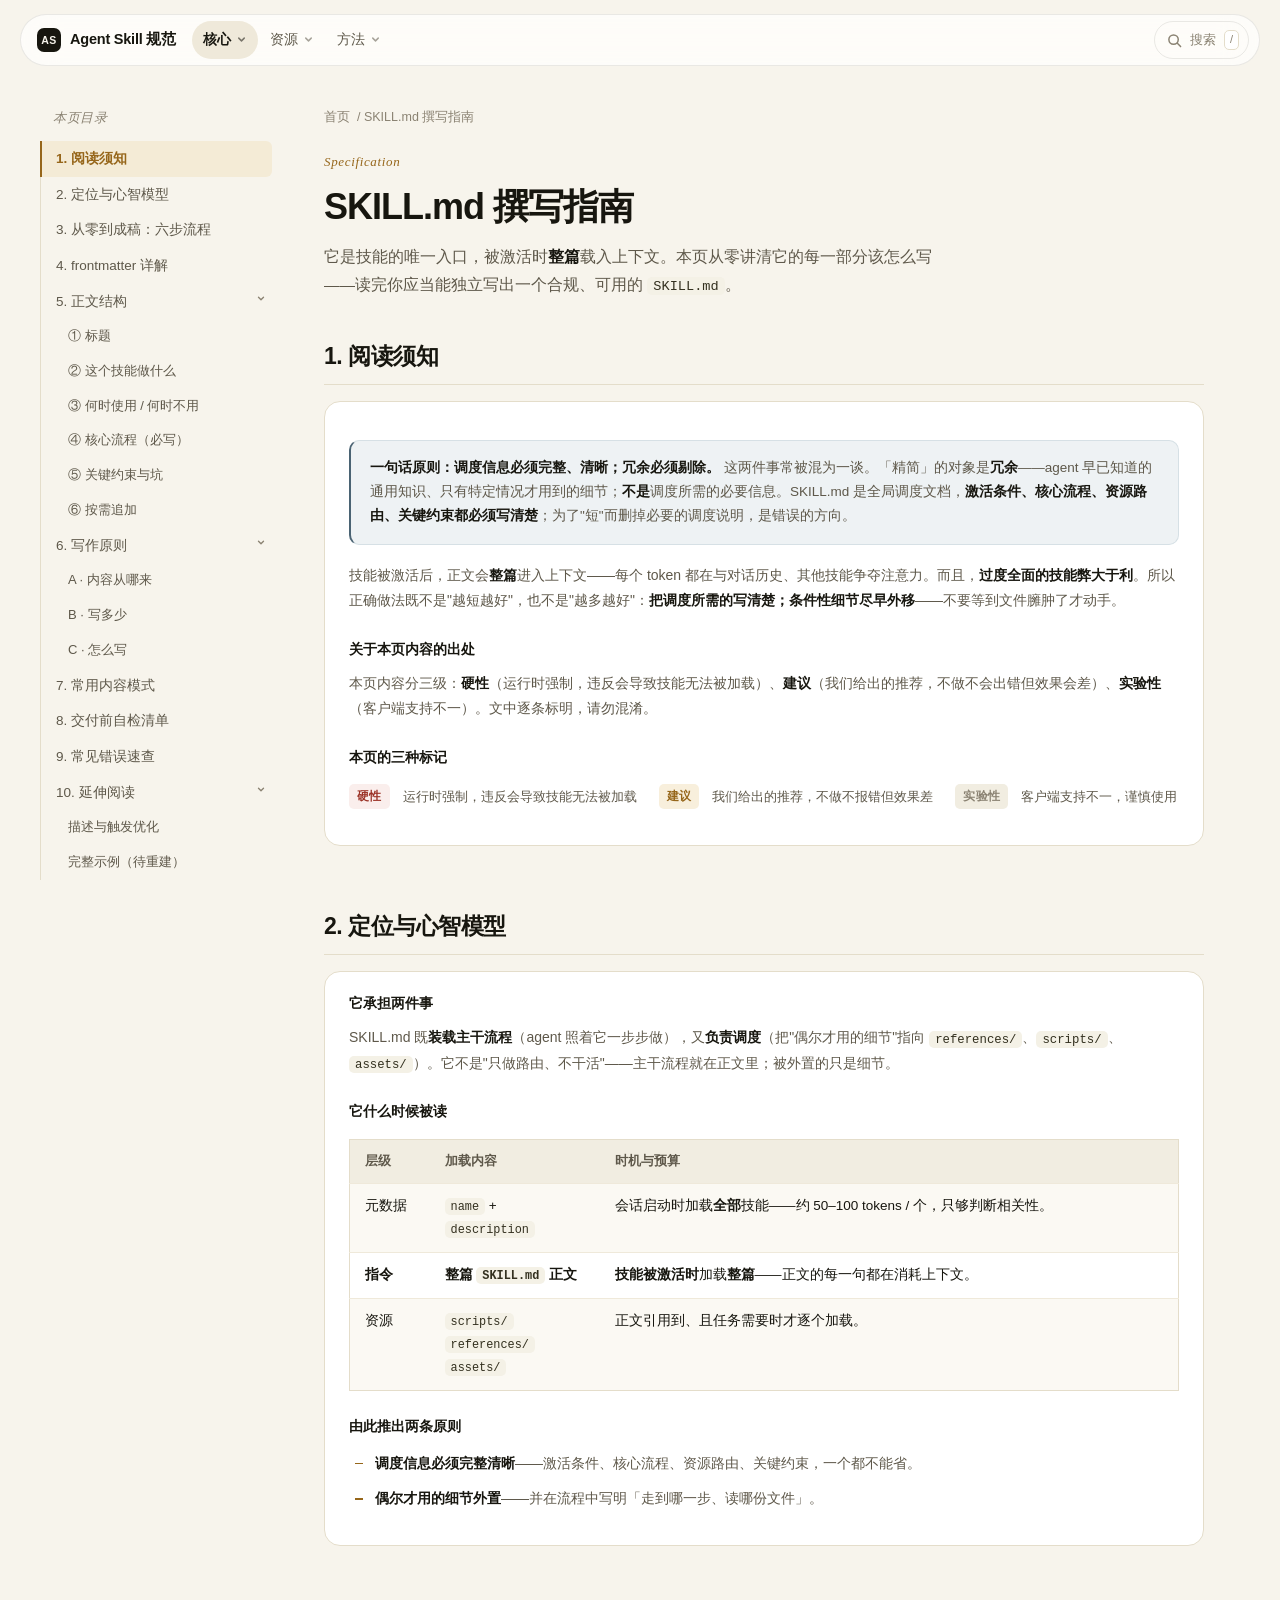
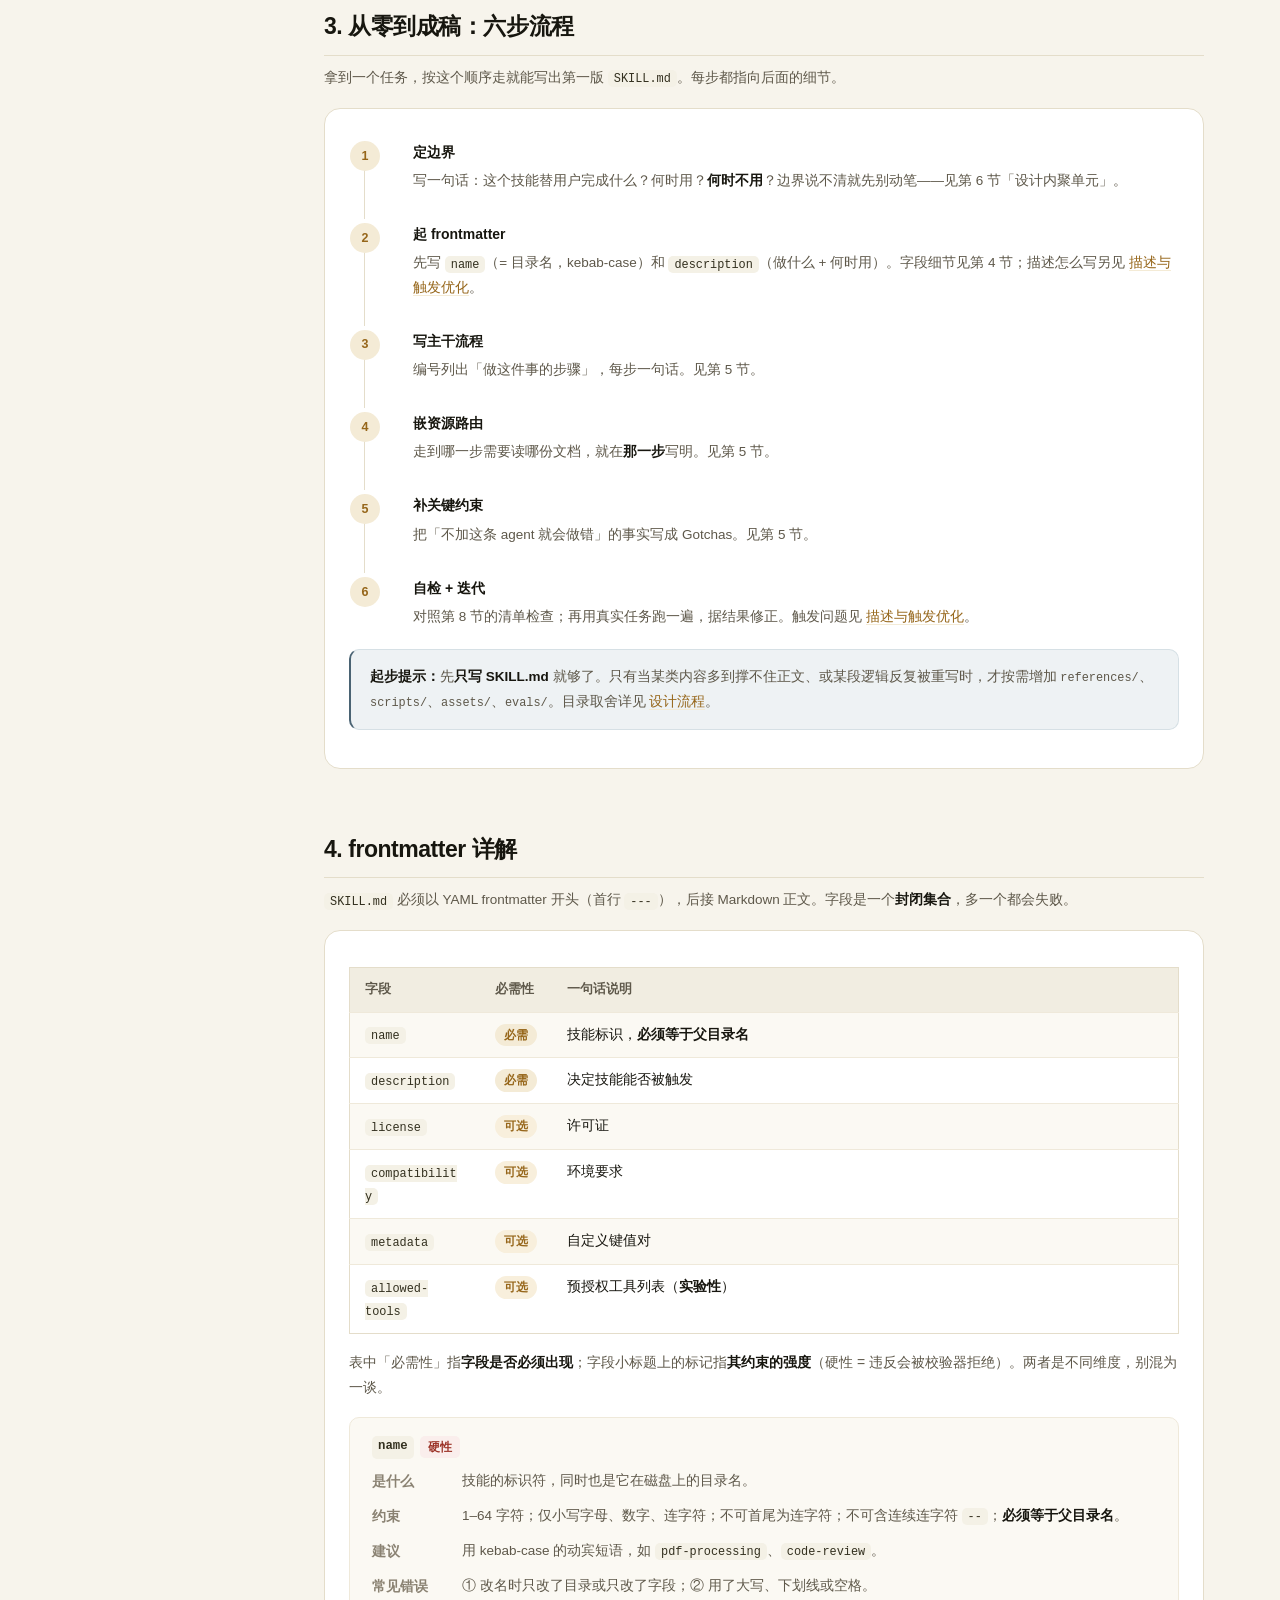
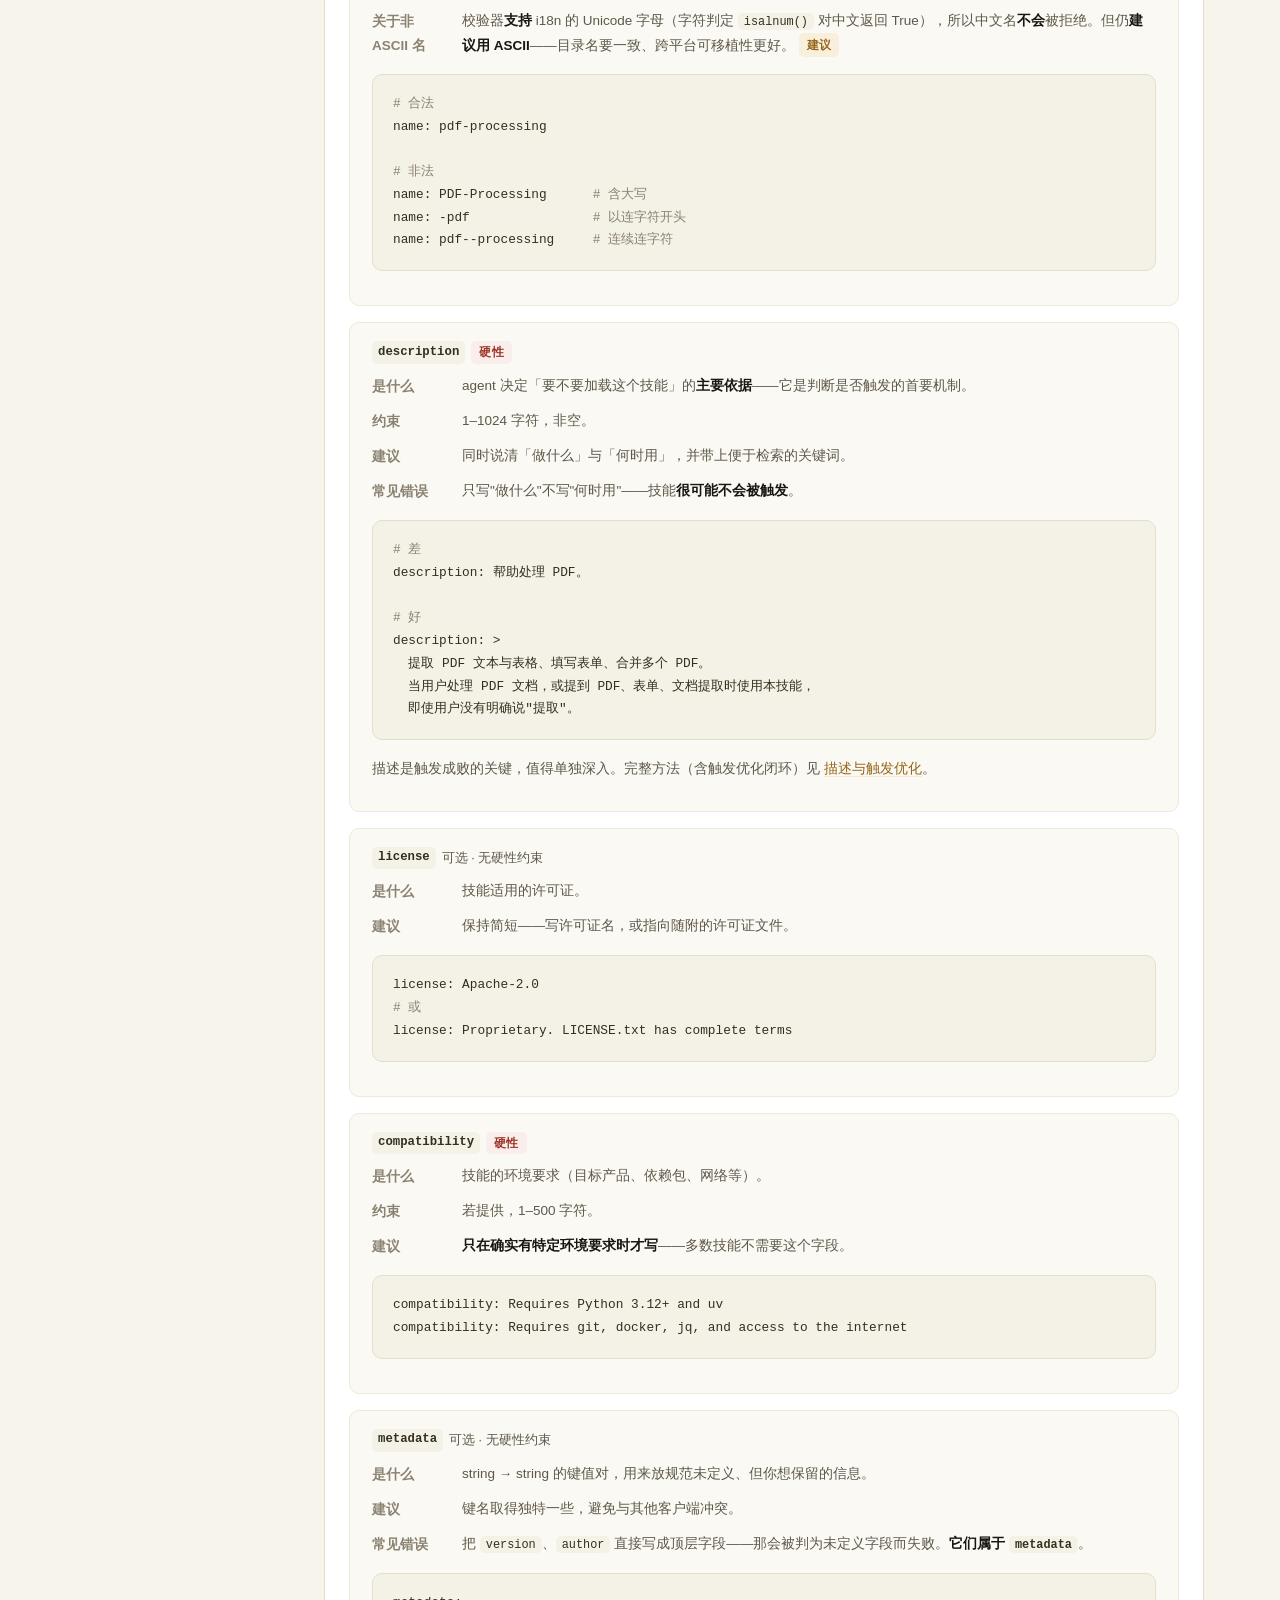
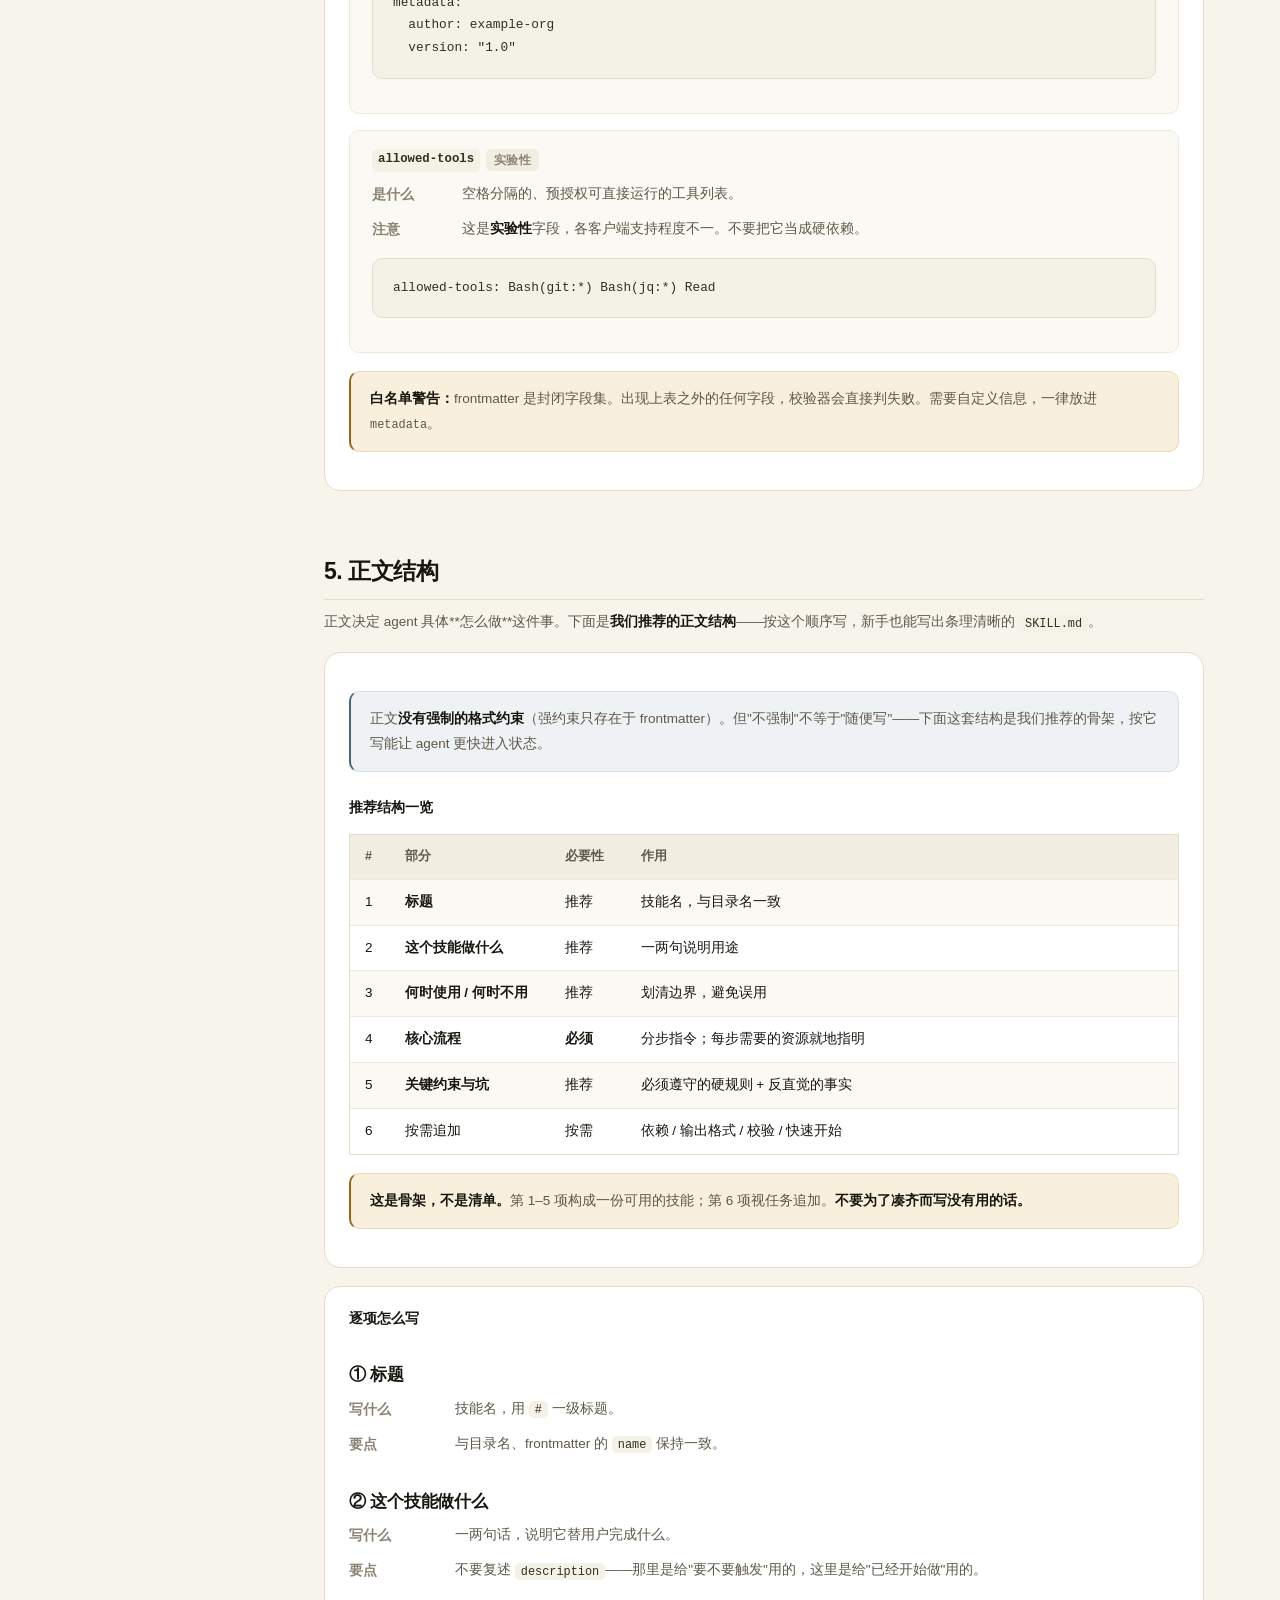
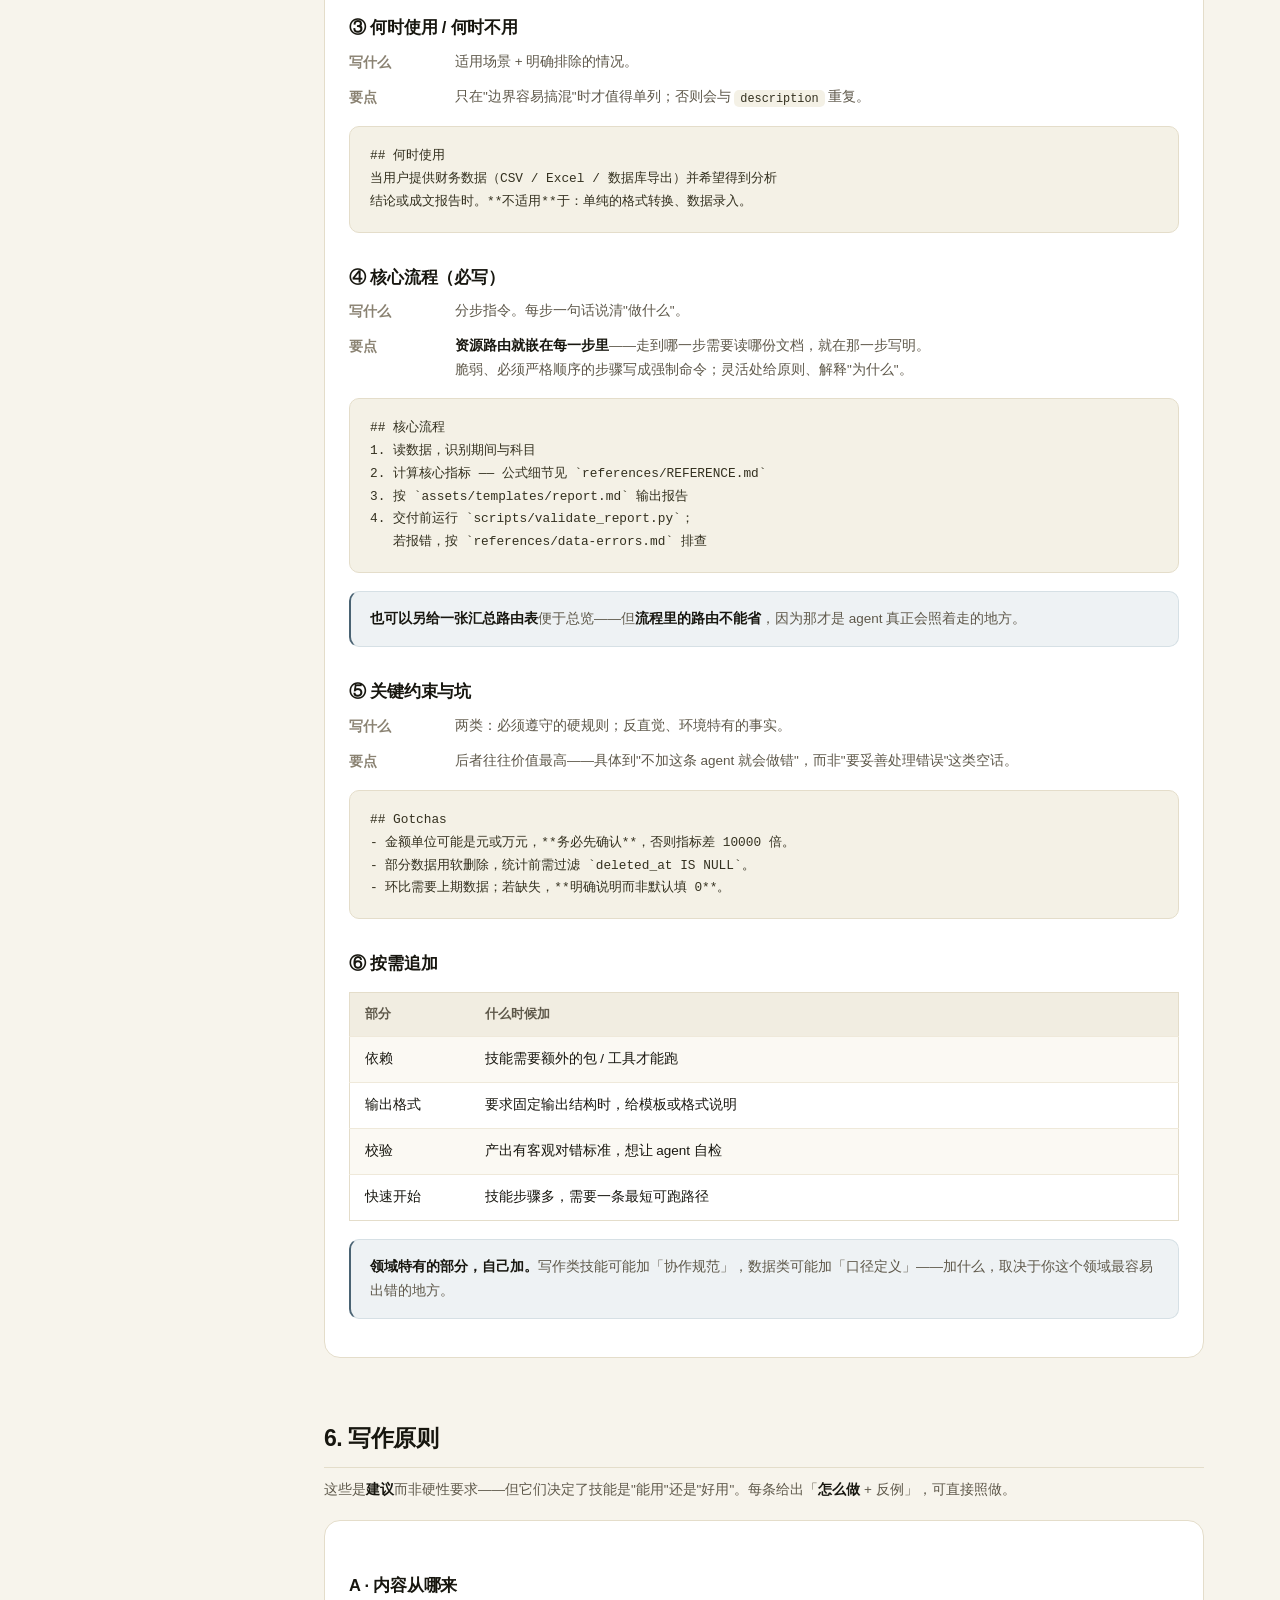
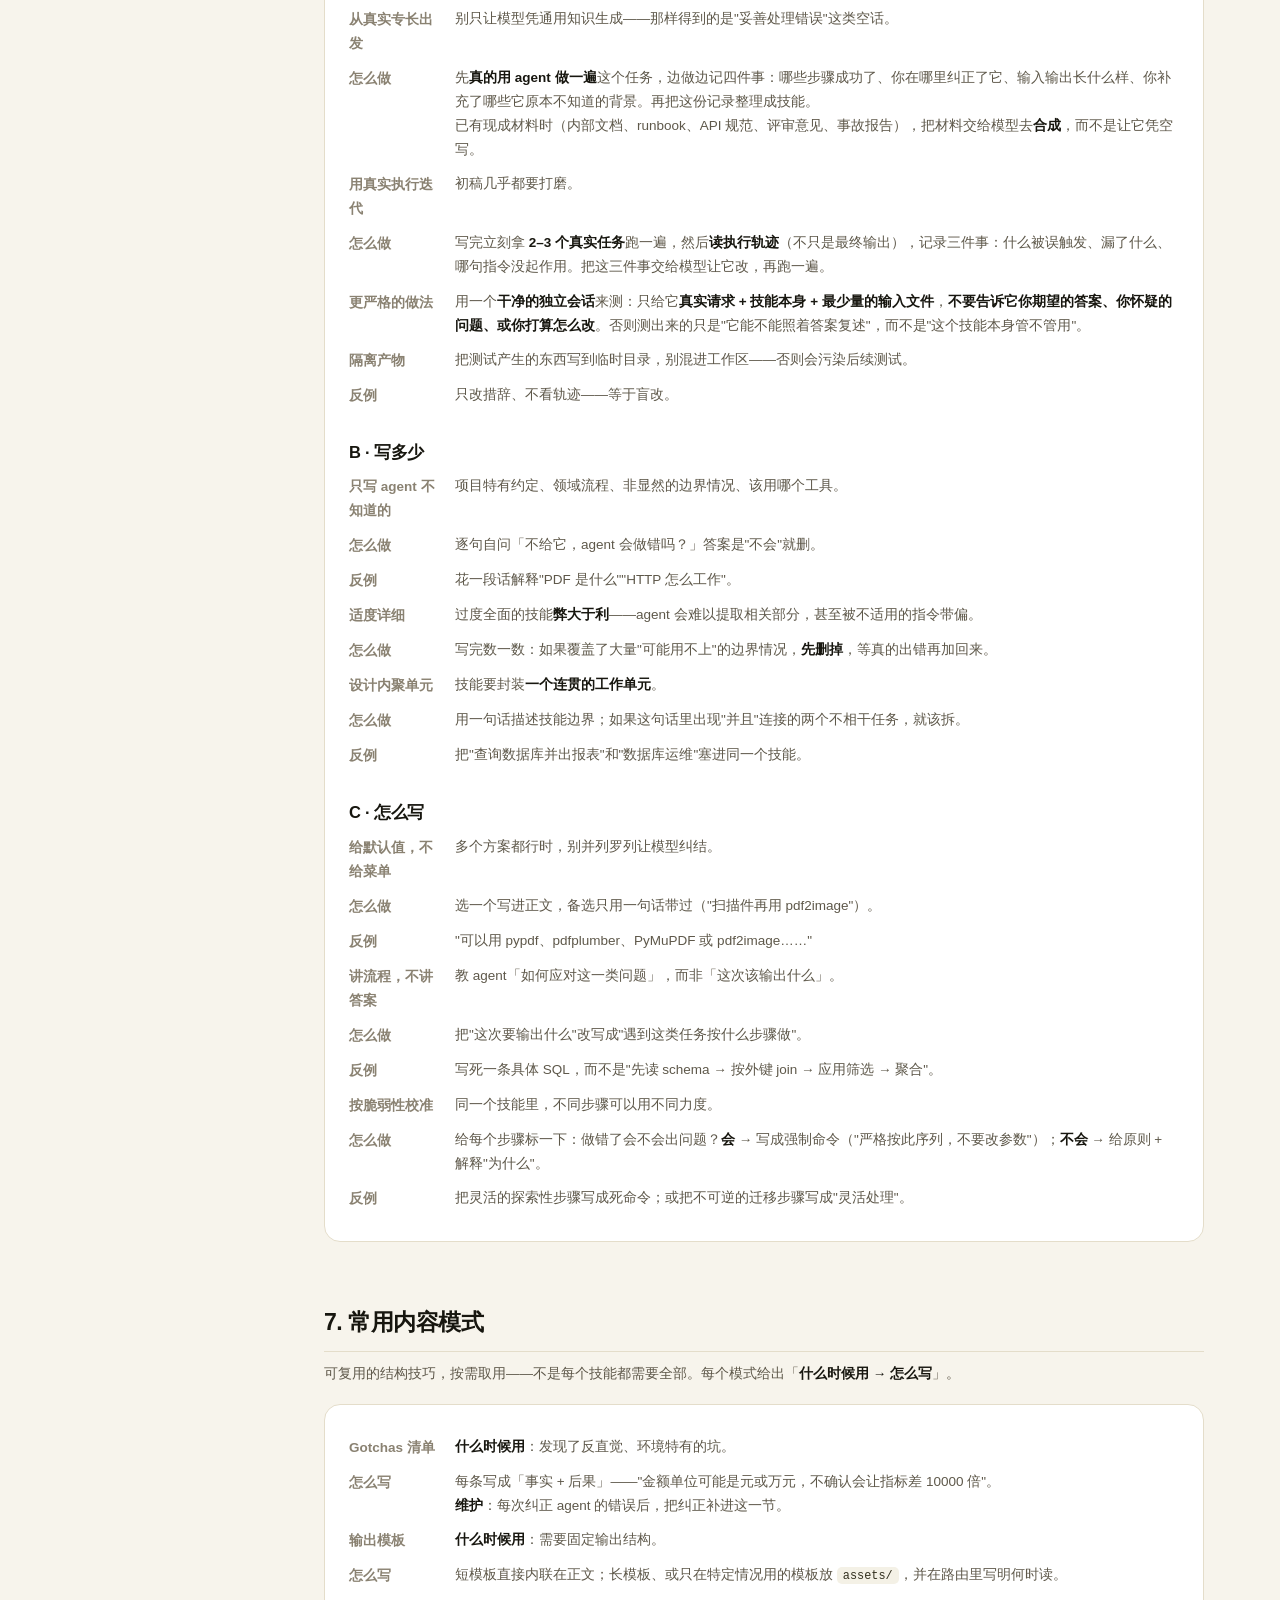
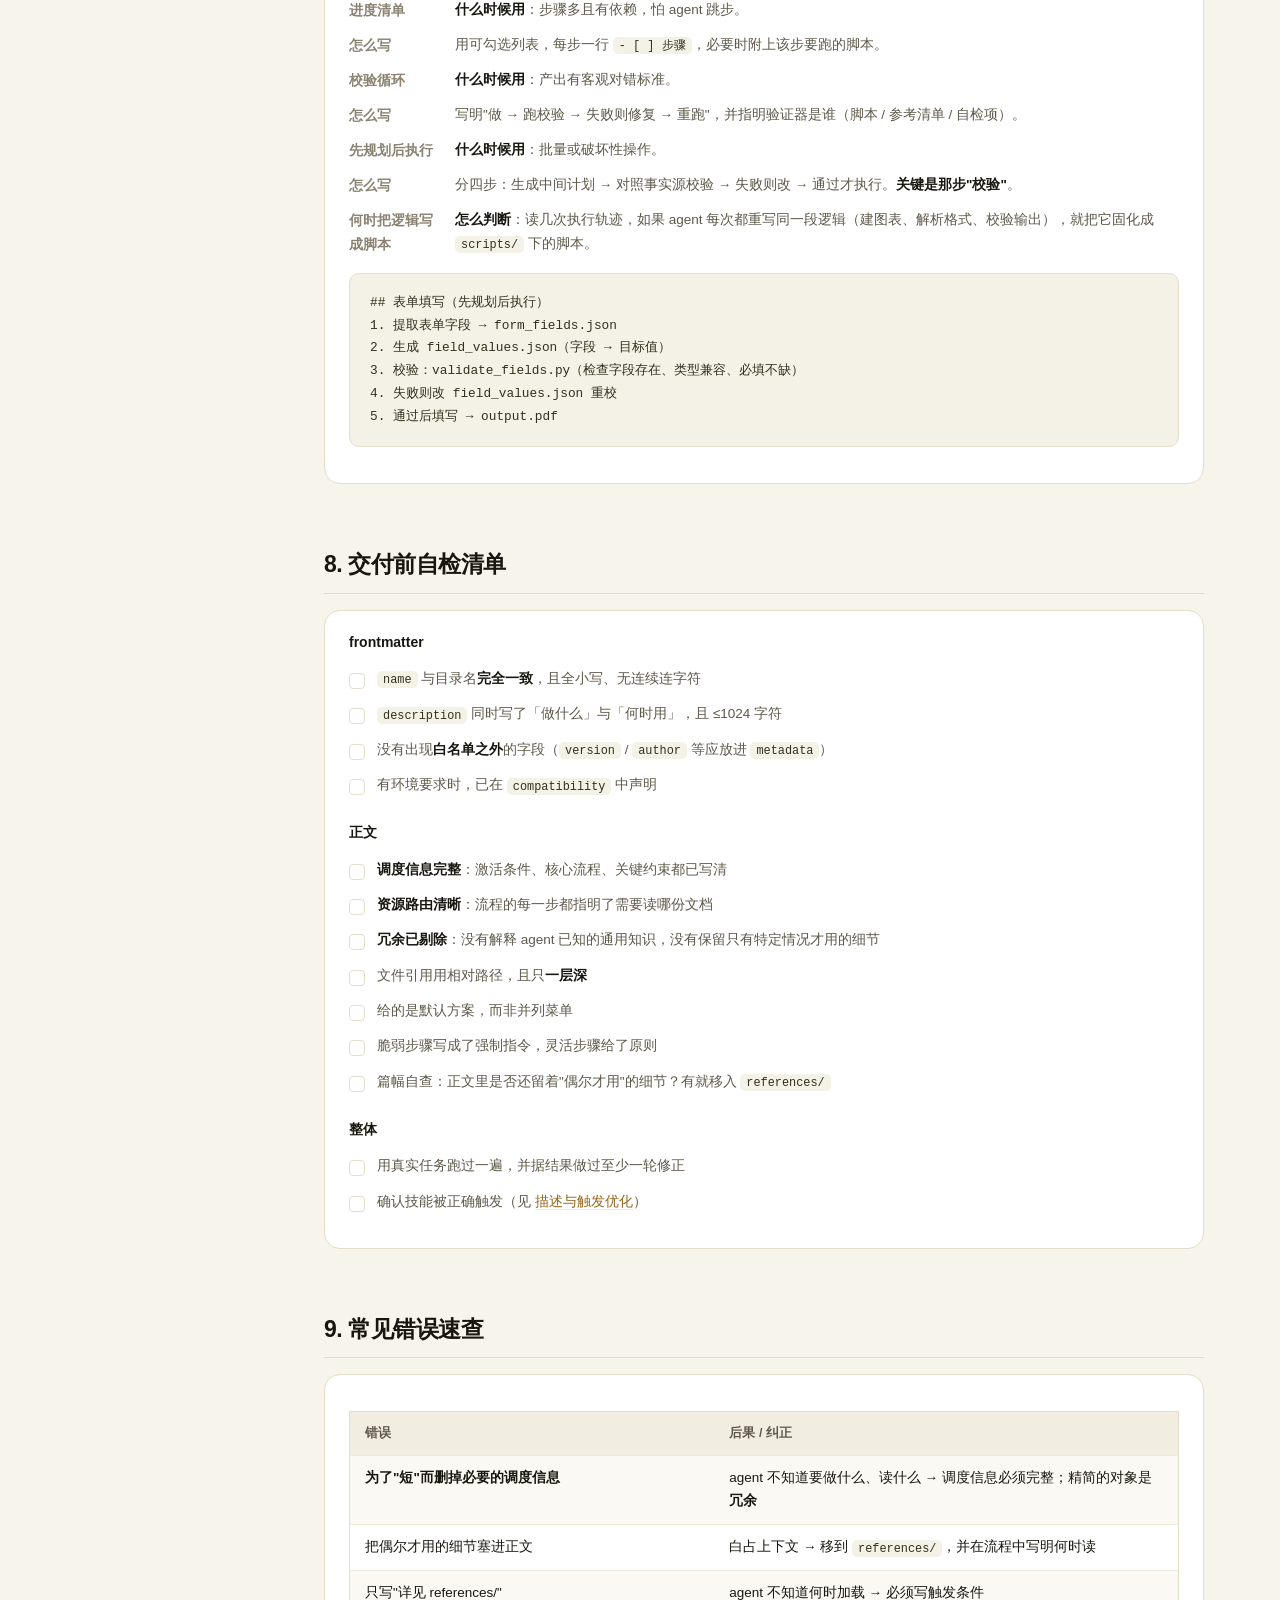
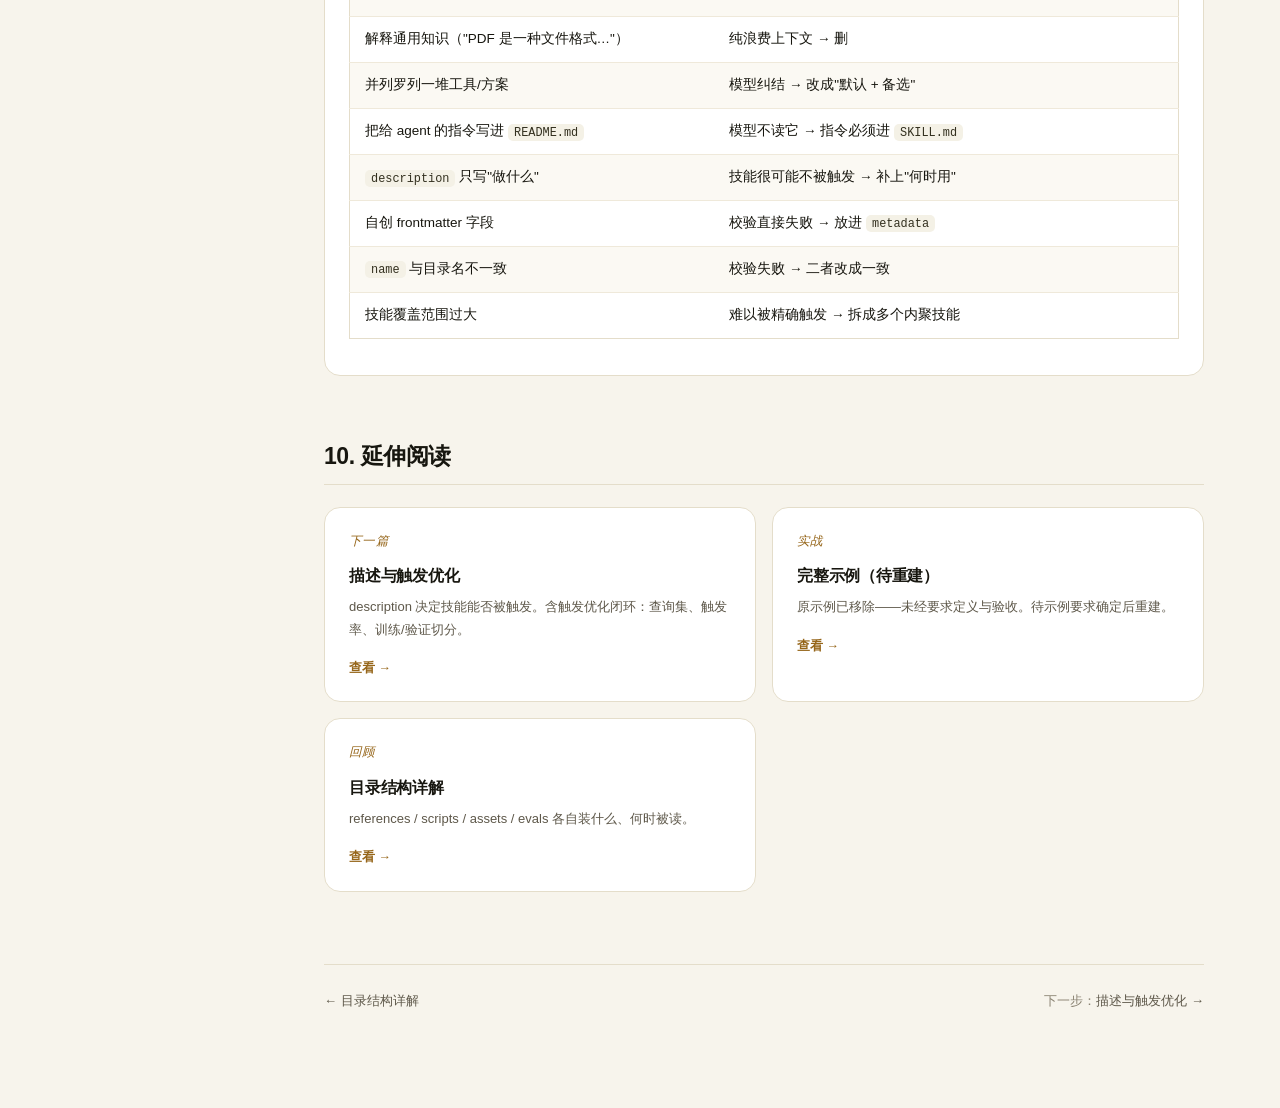
<file: skill-md.html>
<!DOCTYPE html>
<html lang="zh-CN">
<head>
<meta charset="UTF-8">
<meta name="viewport" content="width=device-width, initial-scale=1">
<title>SKILL.md 撰写指南 · Agent Skill 规范</title>
<meta name="description" content="SKILL.md 撰写指南：frontmatter 逐字段详解、正文结构、写作原则与自检清单。">
<link rel="stylesheet" href="skill-spec.css">
</head>
<body>

<header class="topbar" id="topbar">
  <div class="topbar-inner">
    <a class="brand" href="index.html">
      <span class="brand-mark" aria-hidden="true">AS</span>
      <span class="brand-text">Agent Skill 规范</span>
    </a>

    <nav class="topnav" id="topnav" aria-label="站点导航">
      <div class="navgroup active">
        <button class="navgroup-btn" type="button" aria-expanded="false">核心
          <svg width="11" height="11" viewBox="0 0 12 12" fill="none" aria-hidden="true"><path d="M3 4.5 6 7.5 9 4.5" stroke="currentColor" stroke-width="1.6" stroke-linecap="round" stroke-linejoin="round"/></svg>
        </button>
        <div class="navgroup-menu">
          <a href="index.html"><b>首页 · 总览</b><span>什么是 Agent Skill、渐进式加载与目录总览</span></a>
          <a href="structure-detail.html"><b>目录结构详解</b><span>每个文件装什么、何时被读、为何要单独拆出来</span></a>
          <a href="skill-md.html" class="active"><b>SKILL.md 撰写指南</b><span>frontmatter 逐字段详解、正文结构与写作原则</span></a>
          <a href="description.html"><b>描述与触发优化</b><span>description 决定触发；五条原则与优化闭环</span></a>
        </div>
      </div>
      <div class="navgroup">
        <button class="navgroup-btn" type="button" aria-expanded="false">资源
          <svg width="11" height="11" viewBox="0 0 12 12" fill="none" aria-hidden="true"><path d="M3 4.5 6 7.5 9 4.5" stroke="currentColor" stroke-width="1.6" stroke-linecap="round" stroke-linejoin="round"/></svg>
        </button>
        <div class="navgroup-menu">
          <a href="references.html"><b>references/ 撰写指南</b><span>主技术参考、领域知识、条件触发文档与 FORMS.md</span></a>
          <a href="scripts.html"><b>scripts/ 撰写指南</b><span>自包含依赖、非交互、错误自纠与 stdout/stderr 分流</span></a>
          <a href="assets.html"><b>assets/ 撰写指南</b><span>templates / schemas / data 三类静态资源</span></a>
          <a href="evals.html"><b>evals/ 撰写指南</b><span>evals.json 结构、用例设计、断言与判分迭代</span></a>
        </div>
      </div>
      <div class="navgroup">
        <button class="navgroup-btn" type="button" aria-expanded="false">方法
          <svg width="11" height="11" viewBox="0 0 12 12" fill="none" aria-hidden="true"><path d="M3 4.5 6 7.5 9 4.5" stroke="currentColor" stroke-width="1.6" stroke-linecap="round" stroke-linejoin="round"/></svg>
        </button>
        <div class="navgroup-menu">
          <a href="design.html"><b>目录取舍与设计流程</b><span>什么时候才需要哪个目录；六步演进路径</span></a>
          <a href="examples.html"><b>完整示例</b><span>真实技能从最小版长成完整版的全过程</span></a>
        </div>
      </div>
    </nav>

    <button class="search-btn" id="searchBtn" type="button" aria-label="站内搜索">
      <svg width="15" height="15" viewBox="0 0 16 16" fill="none" aria-hidden="true"><circle cx="7" cy="7" r="5" stroke="currentColor" stroke-width="1.6"/><path d="m11 11 3.5 3.5" stroke="currentColor" stroke-width="1.6" stroke-linecap="round"/></svg>
      <span class="search-btn-text">搜索</span>
      <kbd>/</kbd>
    </button>

    <button class="nav-toggle" id="navToggle" type="button" aria-label="展开导航" aria-expanded="false">
      <span></span><span></span><span></span>
    </button>
  </div>
</header>

<div class="shell">
  <div class="layout">

    <aside class="sidebar" id="sidebar">
      <div class="sidebar-head" id="sidebarHead" role="button" tabindex="0" aria-expanded="false">
        <span>本页目录</span>
        <span class="sidebar-toggle" aria-hidden="true">
          <svg width="12" height="12" viewBox="0 0 12 12" fill="none"><path d="M3 4.5 6 7.5 9 4.5" stroke="currentColor" stroke-width="1.6" stroke-linecap="round" stroke-linejoin="round"/></svg>
        </span>
      </div>
      <nav class="toc" id="toc" aria-label="本页目录"></nav>
    </aside>

    <main class="content" id="content">

  <div class="crumb"><a href="index.html">首页</a> / SKILL.md 撰写指南</div>
  <p class="eyebrow">Specification</p>
  <h1>SKILL.md 撰写指南</h1>
  <p class="sub">它是技能的唯一入口，被激活时<b>整篇</b>载入上下文。本页从零讲清它的每一部分该怎么写——读完你应当能独立写出一个合规、可用的 <code>SKILL.md</code>。</p>

  <!-- ========== 1. 阅读须知 ========== -->
  <h2>1. 阅读须知</h2>
  <div class="card tight">
    <div class="callout">
      <b>一句话原则：调度信息必须完整、清晰；冗余必须剔除。</b>
      这两件事常被混为一谈。「精简」的对象是<b>冗余</b>——agent 早已知道的通用知识、只有特定情况才用到的细节；<b>不是</b>调度所需的必要信息。SKILL.md 是全局调度文档，<b>激活条件、核心流程、资源路由、关键约束都必须写清楚</b>；为了"短"而删掉必要的调度说明，是错误的方向。
    </div>
    <p class="muted">技能被激活后，正文会<b>整篇</b>进入上下文——每个 token 都在与对话历史、其他技能争夺注意力。而且，<b>过度全面的技能弊大于利</b>。所以正确做法既不是"越短越好"，也不是"越多越好"：<b>把调度所需的写清楚；条件性细节尽早外移</b>——不要等到文件臃肿了才动手。</p>

    <h4>关于本页内容的出处</h4>
    <p class="muted">本页内容分三级：<b>硬性</b>（运行时强制，违反会导致技能无法被加载）、<b>建议</b>（我们给出的推荐，不做不会出错但效果会差）、<b>实验性</b>（客户端支持不一）。文中逐条标明，请勿混淆。</p>

    <h4>本页的三种标记</h4>
    <div class="legend-mk">
      <span><i class="mk hard">硬性</i>运行时强制，违反会导致技能无法被加载</span>
      <span><i class="mk advice">建议</i>我们给出的推荐，不做不报错但效果差</span>
      <span><i class="mk exp">实验性</i>客户端支持不一，谨慎使用</span>
    </div>
  </div>

  <!-- ========== 2. 定位与心智模型 ========== -->
  <h2>2. 定位与心智模型</h2>
  <div class="card tight">
    <h4>它承担两件事</h4>
    <p class="muted">SKILL.md 既<b>装载主干流程</b>（agent 照着它一步步做），又<b>负责调度</b>（把"偶尔才用的细节"指向 <code>references/</code>、<code>scripts/</code>、<code>assets/</code>）。它不是"只做路由、不干活"——主干流程就在正文里；被外置的只是细节。</p>

    <h4>它什么时候被读</h4>
    <table>
      <tr><th style="width:80px">层级</th><th style="width:170px">加载内容</th><th>时机与预算</th></tr>
      <tr><td>元数据</td><td><code>name</code> + <code>description</code></td><td>会话启动时加载<b>全部</b>技能——约 50–100 tokens / 个，只够判断相关性。</td></tr>
      <tr><td><b>指令</b></td><td><b>整篇 <code>SKILL.md</code> 正文</b></td><td><b>技能被激活时</b>加载<b>整篇</b>——正文的每一句都在消耗上下文。</td></tr>
      <tr><td>资源</td><td><code>scripts/</code> <code>references/</code> <code>assets/</code></td><td>正文引用到、且任务需要时才逐个加载。</td></tr>
    </table>

    <h4>由此推出两条原则</h4>
    <ul class="tick">
      <li><b>调度信息必须完整清晰</b>——激活条件、核心流程、资源路由、关键约束，一个都不能省。</li>
      <li><b>偶尔才用的细节外置</b>——并在流程中写明「走到哪一步、读哪份文件」。</li>
    </ul>
  </div>

  <!-- ========== 3. 操作流程 ========== -->
  <h2>3. 从零到成稿：六步流程</h2>
  <p class="h2sub">拿到一个任务，按这个顺序走就能写出第一版 <code>SKILL.md</code>。每步都指向后面的细节。</p>

  <div class="card tight">
    <div class="steps">
      <div class="step">
        <h4>定边界</h4>
        <p>写一句话：这个技能替用户完成什么？何时用？<b>何时不用</b>？边界说不清就先别动笔——见第 6 节「设计内聚单元」。</p>
      </div>
      <div class="step">
        <h4>起 frontmatter</h4>
        <p>先写 <code>name</code>（= 目录名，kebab-case）和 <code>description</code>（做什么 + 何时用）。字段细节见第 4 节；描述怎么写另见 <a class="inline" href="description.html">描述与触发优化</a>。</p>
      </div>
      <div class="step">
        <h4>写主干流程</h4>
        <p>编号列出「做这件事的步骤」，每步一句话。见第 5 节。</p>
      </div>
      <div class="step">
        <h4>嵌资源路由</h4>
        <p>走到哪一步需要读哪份文档，就在<b>那一步</b>写明。见第 5 节。</p>
      </div>
      <div class="step">
        <h4>补关键约束</h4>
        <p>把「不加这条 agent 就会做错」的事实写成 Gotchas。见第 5 节。</p>
      </div>
      <div class="step">
        <h4>自检 + 迭代</h4>
        <p>对照第 8 节的清单检查；再用真实任务跑一遍，据结果修正。触发问题见 <a class="inline" href="description.html">描述与触发优化</a>。</p>
      </div>
    </div>
    <div class="callout"><b>起步提示：</b>先<b>只写 SKILL.md</b> 就够了。只有当某类内容多到撑不住正文、或某段逻辑反复被重写时，才按需增加 <code>references/</code>、<code>scripts/</code>、<code>assets/</code>、<code>evals/</code>。目录取舍详见 <a class="inline" href="design.html">设计流程</a>。</div>
  </div>

  <!-- ========== 4. frontmatter ========== -->
  <h2>4. frontmatter 详解</h2>
  <p class="h2sub"><code>SKILL.md</code> 必须以 YAML frontmatter 开头（首行 <code>---</code>），后接 Markdown 正文。字段是一个<b>封闭集合</b>，多一个都会失败。</p>

  <div class="card tight">
    <table>
      <tr><th style="width:130px">字段</th><th style="width:70px">必需性</th><th>一句话说明</th></tr>
      <tr><td><code>name</code></td><td><span class="badge req">必需</span></td><td>技能标识，<b>必须等于父目录名</b></td></tr>
      <tr><td><code>description</code></td><td><span class="badge req">必需</span></td><td>决定技能能否被触发</td></tr>
      <tr><td><code>license</code></td><td><span class="badge opt">可选</span></td><td>许可证</td></tr>
      <tr><td><code>compatibility</code></td><td><span class="badge opt">可选</span></td><td>环境要求</td></tr>
      <tr><td><code>metadata</code></td><td><span class="badge opt">可选</span></td><td>自定义键值对</td></tr>
      <tr><td><code>allowed-tools</code></td><td><span class="badge opt">可选</span></td><td>预授权工具列表（<b>实验性</b>）</td></tr>
    </table>
    <p class="muted">表中「必需性」指<b>字段是否必须出现</b>；字段小标题上的标记指<b>其约束的强度</b>（硬性 = 违反会被校验器拒绝）。两者是不同维度，别混为一谈。</p>

    <div class="field">
      <h4><code>name</code> <i class="mk hard">硬性</i></h4>
      <div class="fline"><b>是什么</b><span>技能的标识符，同时也是它在磁盘上的目录名。</span></div>
      <div class="fline"><b>约束</b><span>1–64 字符；仅小写字母、数字、连字符；不可首尾为连字符；不可含连续连字符 <code>--</code>；<b>必须等于父目录名</b>。</span></div>
      <div class="fline"><b>建议</b><span>用 kebab-case 的动宾短语，如 <code>pdf-processing</code>、<code>code-review</code>。</span></div>
      <div class="fline"><b>常见错误</b><span>① 改名时只改了目录或只改了字段；② 用了大写、下划线或空格。</span></div>
      <div class="fline"><b>关于非 ASCII 名</b><span>校验器<b>支持</b> i18n 的 Unicode 字母（字符判定 <code>isalnum()</code> 对中文返回 True），所以中文名<b>不会</b>被拒绝。但仍<b>建议用 ASCII</b>——目录名要一致、跨平台可移植性更好。 <i class="mk advice">建议</i></span></div>
<pre><span class="c"># 合法</span>
name: pdf-processing

<span class="c"># 非法</span>
name: PDF-Processing      <span class="c"># 含大写</span>
name: -pdf                <span class="c"># 以连字符开头</span>
name: pdf--processing     <span class="c"># 连续连字符</span></pre>
    </div>

    <div class="field">
      <h4><code>description</code> <i class="mk hard">硬性</i></h4>
      <div class="fline"><b>是什么</b><span>agent 决定「要不要加载这个技能」的<b>主要依据</b>——它是判断是否触发的首要机制。</span></div>
      <div class="fline"><b>约束</b><span>1–1024 字符，非空。</span></div>
      <div class="fline"><b>建议</b><span>同时说清「做什么」与「何时用」，并带上便于检索的关键词。</span></div>
      <div class="fline"><b>常见错误</b><span>只写"做什么"不写"何时用"——技能<b>很可能不会被触发</b>。</span></div>
<pre><span class="c"># 差</span>
description: 帮助处理 PDF。

<span class="c"># 好</span>
description: >
  提取 PDF 文本与表格、填写表单、合并多个 PDF。
  当用户处理 PDF 文档，或提到 PDF、表单、文档提取时使用本技能，
  即使用户没有明确说"提取"。</pre>
      <p class="muted">描述是触发成败的关键，值得单独深入。完整方法（含触发优化闭环）见 <a class="inline" href="description.html">描述与触发优化</a>。</p>
    </div>

    <div class="field">
      <h4><code>license</code> <span class="muted" style="font-weight:400;font-size:12.5px">可选 · 无硬性约束</span></h4>
      <div class="fline"><b>是什么</b><span>技能适用的许可证。</span></div>
      <div class="fline"><b>建议</b><span>保持简短——写许可证名，或指向随附的许可证文件。</span></div>
<pre>license: Apache-2.0
<span class="c"># 或</span>
license: Proprietary. LICENSE.txt has complete terms</pre>
    </div>

    <div class="field">
      <h4><code>compatibility</code> <i class="mk hard">硬性</i></h4>
      <div class="fline"><b>是什么</b><span>技能的环境要求（目标产品、依赖包、网络等）。</span></div>
      <div class="fline"><b>约束</b><span>若提供，1–500 字符。</span></div>
      <div class="fline"><b>建议</b><span><b>只在确实有特定环境要求时才写</b>——多数技能不需要这个字段。</span></div>
<pre>compatibility: Requires Python 3.12+ and uv
compatibility: Requires git, docker, jq, and access to the internet</pre>
    </div>

    <div class="field">
      <h4><code>metadata</code> <span class="muted" style="font-weight:400;font-size:12.5px">可选 · 无硬性约束</span></h4>
      <div class="fline"><b>是什么</b><span>string → string 的键值对，用来放规范未定义、但你想保留的信息。</span></div>
      <div class="fline"><b>建议</b><span>键名取得独特一些，避免与其他客户端冲突。</span></div>
      <div class="fline"><b>常见错误</b><span>把 <code>version</code>、<code>author</code> 直接写成顶层字段——那会被判为未定义字段而失败。<b>它们属于 <code>metadata</code></b>。</span></div>
<pre>metadata:
  author: example-org
  version: "1.0"</pre>
    </div>

    <div class="field">
      <h4><code>allowed-tools</code> <i class="mk exp">实验性</i></h4>
      <div class="fline"><b>是什么</b><span>空格分隔的、预授权可直接运行的工具列表。</span></div>
      <div class="fline"><b>注意</b><span>这是<b>实验性</b>字段，各客户端支持程度不一。不要把它当成硬依赖。</span></div>
<pre>allowed-tools: Bash(git:*) Bash(jq:*) Read</pre>
    </div>

    <div class="callout warn"><b>白名单警告：</b>frontmatter 是封闭字段集。出现上表之外的任何字段，校验器会直接判失败。需要自定义信息，一律放进 <code>metadata</code>。</div>
  </div>

  <!-- ========== 5. 正文结构 ========== -->
  <h2>5. 正文结构</h2>
  <p class="h2sub">正文决定 agent 具体**怎么做**这件事。下面是<b>我们推荐的正文结构</b>——按这个顺序写，新手也能写出条理清晰的 <code>SKILL.md</code>。</p>

  <div class="card tight">
    <div class="callout">正文<b>没有强制的格式约束</b>（强约束只存在于 frontmatter）。但"不强制"不等于"随便写"——下面这套结构是我们推荐的骨架，按它写能让 agent 更快进入状态。</div>
    <h4>推荐结构一览</h4>
    <table>
      <tr><th style="width:40px">#</th><th style="width:160px">部分</th><th style="width:76px">必要性</th><th>作用</th></tr>
      <tr><td>1</td><td><b>标题</b></td><td>推荐</td><td>技能名，与目录名一致</td></tr>
      <tr><td>2</td><td><b>这个技能做什么</b></td><td>推荐</td><td>一两句说明用途</td></tr>
      <tr><td>3</td><td><b>何时使用 / 何时不用</b></td><td>推荐</td><td>划清边界，避免误用</td></tr>
      <tr><td>4</td><td><b>核心流程</b></td><td><b>必须</b></td><td>分步指令；每步需要的资源就地指明</td></tr>
      <tr><td>5</td><td><b>关键约束与坑</b></td><td>推荐</td><td>必须遵守的硬规则 + 反直觉的事实</td></tr>
      <tr><td>6</td><td>按需追加</td><td>按需</td><td>依赖 / 输出格式 / 校验 / 快速开始</td></tr>
    </table>
    <div class="callout warn"><b>这是骨架，不是清单。</b>第 1–5 项构成一份可用的技能；第 6 项视任务追加。<b>不要为了凑齐而写没有用的话。</b></div>
  </div>

  <div class="card tight">
    <h4>逐项怎么写</h4>

    <h3>① 标题</h3>
    <div class="fline"><b>写什么</b><span>技能名，用 <code>#</code> 一级标题。</span></div>
    <div class="fline"><b>要点</b><span>与目录名、frontmatter 的 <code>name</code> 保持一致。</span></div>

    <h3>② 这个技能做什么</h3>
    <div class="fline"><b>写什么</b><span>一两句话，说明它替用户完成什么。</span></div>
    <div class="fline"><b>要点</b><span>不要复述 <code>description</code>——那里是给"要不要触发"用的，这里是给"已经开始做"用的。</span></div>

    <h3>③ 何时使用 / 何时不用</h3>
    <div class="fline"><b>写什么</b><span>适用场景 + 明确排除的情况。</span></div>
    <div class="fline"><b>要点</b><span>只在"边界容易搞混"时才值得单列；否则会与 <code>description</code> 重复。</span></div>
<pre>## 何时使用
当用户提供财务数据（CSV / Excel / 数据库导出）并希望得到分析
结论或成文报告时。**不适用**于：单纯的格式转换、数据录入。</pre>

    <h3>④ 核心流程（必写）</h3>
    <div class="fline"><b>写什么</b><span>分步指令。每步一句话说清"做什么"。</span></div>
    <div class="fline"><b>要点</b><span><b>资源路由就嵌在每一步里</b>——走到哪一步需要读哪份文档，就在那一步写明。<br>脆弱、必须严格顺序的步骤写成强制命令；灵活处给原则、解释"为什么"。</span></div>
<pre>## 核心流程
1. 读数据，识别期间与科目
2. 计算核心指标 —— 公式细节见 `references/REFERENCE.md`
3. 按 `assets/templates/report.md` 输出报告
4. 交付前运行 `scripts/validate_report.py`；
   若报错，按 `references/data-errors.md` 排查</pre>
    <div class="callout"><b>也可以另给一张汇总路由表</b>便于总览——但<b>流程里的路由不能省</b>，因为那才是 agent 真正会照着走的地方。</div>

    <h3>⑤ 关键约束与坑</h3>
    <div class="fline"><b>写什么</b><span>两类：必须遵守的硬规则；反直觉、环境特有的事实。</span></div>
    <div class="fline"><b>要点</b><span>后者往往价值最高——具体到"不加这条 agent 就会做错"，而非"要妥善处理错误"这类空话。</span></div>
<pre>## Gotchas
- 金额单位可能是元或万元，**务必先确认**，否则指标差 10000 倍。
- 部分数据用软删除，统计前需过滤 `deleted_at IS NULL`。
- 环比需要上期数据；若缺失，**明确说明而非默认填 0**。</pre>

    <h3>⑥ 按需追加</h3>
    <table>
      <tr><th style="width:120px">部分</th><th>什么时候加</th></tr>
      <tr><td>依赖</td><td>技能需要额外的包 / 工具才能跑</td></tr>
      <tr><td>输出格式</td><td>要求固定输出结构时，给模板或格式说明</td></tr>
      <tr><td>校验</td><td>产出有客观对错标准，想让 agent 自检</td></tr>
      <tr><td>快速开始</td><td>技能步骤多，需要一条最短可跑路径</td></tr>
    </table>
    <div class="callout"><b>领域特有的部分，自己加。</b>写作类技能可能加「协作规范」，数据类可能加「口径定义」——加什么，取决于你这个领域最容易出错的地方。</div>
  </div>

  <!-- ========== 6. 写作原则 ========== -->
  <h2>6. 写作原则</h2>
  <p class="h2sub">这些是<b>建议</b>而非硬性要求——但它们决定了技能是"能用"还是"好用"。每条给出「<b>怎么做</b> + 反例」，可直接照做。</p>

  <div class="card tight">
    <h3>A · 内容从哪来</h3>
    <div class="fline"><b>从真实专长出发</b><span>别只让模型凭通用知识生成——那样得到的是"妥善处理错误"这类空话。</span></div>
    <div class="fline"><b>怎么做</b><span>先<b>真的用 agent 做一遍</b>这个任务，边做边记四件事：哪些步骤成功了、你在哪里纠正了它、输入输出长什么样、你补充了哪些它原本不知道的背景。再把这份记录整理成技能。<br>已有现成材料时（内部文档、runbook、API 规范、评审意见、事故报告），把材料交给模型去<b>合成</b>，而不是让它凭空写。</span></div>

    <div class="fline"><b>用真实执行迭代</b><span>初稿几乎都要打磨。</span></div>
    <div class="fline"><b>怎么做</b><span>写完立刻拿 <b>2–3 个真实任务</b>跑一遍，然后<b>读执行轨迹</b>（不只是最终输出），记录三件事：什么被误触发、漏了什么、哪句指令没起作用。把这三件事交给模型让它改，再跑一遍。</span></div>
    <div class="fline"><b>更严格的做法</b><span>用一个<b>干净的独立会话</b>来测：只给它<b>真实请求 + 技能本身 + 最少量的输入文件</b>，<b>不要告诉它你期望的答案、你怀疑的问题、或你打算怎么改</b>。否则测出来的只是"它能不能照着答案复述"，而不是"这个技能本身管不管用"。</span></div>
    <div class="fline"><b>隔离产物</b><span>把测试产生的东西写到临时目录，别混进工作区——否则会污染后续测试。</span></div>
    <div class="fline"><b>反例</b><span>只改措辞、不看轨迹——等于盲改。</span></div>

    <h3>B · 写多少</h3>
    <div class="fline"><b>只写 agent 不知道的</b><span>项目特有约定、领域流程、非显然的边界情况、该用哪个工具。</span></div>
    <div class="fline"><b>怎么做</b><span>逐句自问「不给它，agent 会做错吗？」答案是"不会"就删。</span></div>
    <div class="fline"><b>反例</b><span>花一段话解释"PDF 是什么""HTTP 怎么工作"。</span></div>

    <div class="fline"><b>适度详细</b><span>过度全面的技能<b>弊大于利</b>——agent 会难以提取相关部分，甚至被不适用的指令带偏。</span></div>
    <div class="fline"><b>怎么做</b><span>写完数一数：如果覆盖了大量"可能用不上"的边界情况，<b>先删掉</b>，等真的出错再加回来。</span></div>

    <div class="fline"><b>设计内聚单元</b><span>技能要封装<b>一个连贯的工作单元</b>。</span></div>
    <div class="fline"><b>怎么做</b><span>用一句话描述技能边界；如果这句话里出现"并且"连接的两个不相干任务，就该拆。</span></div>
    <div class="fline"><b>反例</b><span>把"查询数据库并出报表"和"数据库运维"塞进同一个技能。</span></div>

    <h3>C · 怎么写</h3>
    <div class="fline"><b>给默认值，不给菜单</b><span>多个方案都行时，别并列罗列让模型纠结。</span></div>
    <div class="fline"><b>怎么做</b><span>选一个写进正文，备选只用一句话带过（"扫描件再用 pdf2image"）。</span></div>
    <div class="fline"><b>反例</b><span>"可以用 pypdf、pdfplumber、PyMuPDF 或 pdf2image……"</span></div>

    <div class="fline"><b>讲流程，不讲答案</b><span>教 agent「如何应对这一类问题」，而非「这次该输出什么」。</span></div>
    <div class="fline"><b>怎么做</b><span>把"这次要输出什么"改写成"遇到这类任务按什么步骤做"。</span></div>
    <div class="fline"><b>反例</b><span>写死一条具体 SQL，而不是"先读 schema → 按外键 join → 应用筛选 → 聚合"。</span></div>

    <div class="fline"><b>按脆弱性校准</b><span>同一个技能里，不同步骤可以用不同力度。</span></div>
    <div class="fline"><b>怎么做</b><span>给每个步骤标一下：做错了会不会出问题？<b>会</b> → 写成强制命令（"严格按此序列，不要改参数"）；<b>不会</b> → 给原则 + 解释"为什么"。</span></div>
    <div class="fline"><b>反例</b><span>把灵活的探索性步骤写成死命令；或把不可逆的迁移步骤写成"灵活处理"。</span></div>
  </div>

  <!-- ========== 7. 常用模式 ========== -->
  <h2>7. 常用内容模式</h2>
  <p class="h2sub">可复用的结构技巧，按需取用——不是每个技能都需要全部。每个模式给出「<b>什么时候用 → 怎么写</b>」。</p>
  <div class="card tight">
    <div class="fline"><b>Gotchas 清单</b><span><b>什么时候用</b>：发现了反直觉、环境特有的坑。</span></div>
    <div class="fline"><b>怎么写</b><span>每条写成「事实 + 后果」——"金额单位可能是元或万元，不确认会让指标差 10000 倍"。<br><b>维护</b>：每次纠正 agent 的错误后，把纠正补进这一节。</span></div>

    <div class="fline"><b>输出模板</b><span><b>什么时候用</b>：需要固定输出结构。</span></div>
    <div class="fline"><b>怎么写</b><span>短模板直接内联在正文；长模板、或只在特定情况用的模板放 <code>assets/</code>，并在路由里写明何时读。</span></div>

    <div class="fline"><b>进度清单</b><span><b>什么时候用</b>：步骤多且有依赖，怕 agent 跳步。</span></div>
    <div class="fline"><b>怎么写</b><span>用可勾选列表，每步一行 <code>- [ ] 步骤</code>，必要时附上该步要跑的脚本。</span></div>

    <div class="fline"><b>校验循环</b><span><b>什么时候用</b>：产出有客观对错标准。</span></div>
    <div class="fline"><b>怎么写</b><span>写明"做 → 跑校验 → 失败则修复 → 重跑"，并指明验证器是谁（脚本 / 参考清单 / 自检项）。</span></div>

    <div class="fline"><b>先规划后执行</b><span><b>什么时候用</b>：批量或破坏性操作。</span></div>
    <div class="fline"><b>怎么写</b><span>分四步：生成中间计划 → 对照事实源校验 → 失败则改 → 通过才执行。<b>关键是那步"校验"</b>。</span></div>

    <div class="fline"><b>何时把逻辑写成脚本</b><span><b>怎么判断</b>：读几次执行轨迹，如果 agent 每次都重写同一段逻辑（建图表、解析格式、校验输出），就把它固化成 <code>scripts/</code> 下的脚本。</span></div>
<pre>## 表单填写（先规划后执行）
1. 提取表单字段 → form_fields.json
2. 生成 field_values.json（字段 → 目标值）
3. 校验：validate_fields.py（检查字段存在、类型兼容、必填不缺）
4. 失败则改 field_values.json 重校
5. 通过后填写 → output.pdf</pre>
  </div>

  <!-- ========== 8. 自检清单 ========== -->
  <h2>8. 交付前自检清单</h2>
  <div class="card tight">
    <h4>frontmatter</h4>
    <ul class="checklist">
      <li><code>name</code> 与目录名<b>完全一致</b>，且全小写、无连续连字符</li>
      <li><code>description</code> 同时写了「做什么」与「何时用」，且 ≤1024 字符</li>
      <li>没有出现<b>白名单之外</b>的字段（<code>version</code> / <code>author</code> 等应放进 <code>metadata</code>）</li>
      <li>有环境要求时，已在 <code>compatibility</code> 中声明</li>
    </ul>
    <h4>正文</h4>
    <ul class="checklist">
      <li><b>调度信息完整</b>：激活条件、核心流程、关键约束都已写清</li>
      <li><b>资源路由清晰</b>：流程的每一步都指明了需要读哪份文档</li>
      <li><b>冗余已剔除</b>：没有解释 agent 已知的通用知识，没有保留只有特定情况才用的细节</li>
      <li>文件引用用相对路径，且只<b>一层深</b></li>
      <li>给的是默认方案，而非并列菜单</li>
      <li>脆弱步骤写成了强制指令，灵活步骤给了原则</li>
      <li>篇幅自查：正文里是否还留着"偶尔才用"的细节？有就移入 <code>references/</code></li>
    </ul>
    <h4>整体</h4>
    <ul class="checklist">
      <li>用真实任务跑过一遍，并据结果做过至少一轮修正</li>
      <li>确认技能被正确触发（见 <a class="inline" href="description.html">描述与触发优化</a>）</li>
    </ul>
  </div>

  <!-- ========== 9. 常见错误 ========== -->
  <h2>9. 常见错误速查</h2>
  <div class="card tight">
    <table>
      <tr><th style="width:44%">错误</th><th>后果 / 纠正</th></tr>
      <tr><td><b>为了"短"而删掉必要的调度信息</b></td><td>agent 不知道要做什么、读什么 → 调度信息必须完整；精简的对象是<b>冗余</b></td></tr>
      <tr><td>把偶尔才用的细节塞进正文</td><td>白占上下文 → 移到 <code>references/</code>，并在流程中写明何时读</td></tr>
      <tr><td>只写"详见 references/"</td><td>agent 不知道何时加载 → 必须写触发条件</td></tr>
      <tr><td>解释通用知识（"PDF 是一种文件格式…"）</td><td>纯浪费上下文 → 删</td></tr>
      <tr><td>并列罗列一堆工具/方案</td><td>模型纠结 → 改成"默认 + 备选"</td></tr>
      <tr><td>把给 agent 的指令写进 <code>README.md</code></td><td>模型不读它 → 指令必须进 <code>SKILL.md</code></td></tr>
      <tr><td><code>description</code> 只写"做什么"</td><td>技能很可能不被触发 → 补上"何时用"</td></tr>
      <tr><td>自创 frontmatter 字段</td><td>校验直接失败 → 放进 <code>metadata</code></td></tr>
      <tr><td><code>name</code> 与目录名不一致</td><td>校验失败 → 二者改成一致</td></tr>
      <tr><td>技能覆盖范围过大</td><td>难以被精确触发 → 拆成多个内聚技能</td></tr>
    </table>
  </div>

  <!-- ========== 10. 延伸阅读 ========== -->
  <h2>10. 延伸阅读</h2>
  <div class="cards">
    <a class="navcard" href="description.html">
      <span class="tag">下一篇</span>
      <h3>描述与触发优化</h3>
      <p>description 决定技能能否被触发。含触发优化闭环：查询集、触发率、训练/验证切分。</p>
      <span class="go">查看 →</span>
    </a>
    <a class="navcard" href="examples.html">
      <span class="tag">实战</span>
      <h3>完整示例（待重建）</h3>
      <p>原示例已移除——未经要求定义与验收。待示例要求确定后重建。</p>
      <span class="go">查看 →</span>
    </a>
    <a class="navcard" href="structure-detail.html">
      <span class="tag">回顾</span>
      <h3>目录结构详解</h3>
      <p>references / scripts / assets / evals 各自装什么、何时被读。</p>
      <span class="go">查看 →</span>
    </a>
  </div>

  <footer>
    <span><a href="structure-detail.html">← 目录结构详解</a></span>
    <span>下一步：<a href="description.html">描述与触发优化 →</a></span>
  </footer>

    </main>
  </div>
</div>

<!-- 站内搜索面板（全站可用，索引见页内脚本） -->
<div class="palette" id="palette" hidden>
  <div class="palette-mask" data-close></div>
  <div class="palette-box" role="dialog" aria-modal="true" aria-label="站内搜索">
    <div class="palette-head">
      <svg width="16" height="16" viewBox="0 0 16 16" fill="none" aria-hidden="true"><circle cx="7" cy="7" r="5" stroke="currentColor" stroke-width="1.6"/><path d="m11 11 3.5 3.5" stroke="currentColor" stroke-width="1.6" stroke-linecap="round"/></svg>
      <input id="paletteInput" type="search" placeholder="搜索文档标题、关键词…" autocomplete="off" spellcheck="false">
      <button class="palette-esc" type="button" data-close>ESC</button>
    </div>
    <div class="palette-body" id="paletteBody"></div>
    <div class="palette-foot">↑↓ 选择 · Enter 打开 · ESC 关闭</div>
  </div>
</div>

<!-- 回到顶部 -->
<button class="to-top" id="toTop" type="button" aria-label="回到顶部" hidden>
  <svg width="16" height="16" viewBox="0 0 16 16" fill="none" aria-hidden="true"><path d="M8 13V3.5M8 3.5 4 7.5M8 3.5l4 4" stroke="currentColor" stroke-width="1.7" stroke-linecap="round" stroke-linejoin="round"/></svg>
</button>

<script>
/* ==========================================================================
   全站交互脚本（内联在各页，保证单页可独立打开）
   1 顶部导航滚动阴影 · 2 移动端导航 · 3 分组下拉 · 4 侧边目录（生成/折叠/高亮）
   5 代码块复制 · 6 回到顶部 · 7 站内搜索（面板 + 首页搜索区）
   ========================================================================== */
(function () {
  'use strict';

  var $  = function (s, r) { return (r || document).querySelector(s); };
  var $$ = function (s, r) { return Array.prototype.slice.call((r || document).querySelectorAll(s)); };

  /* ---------- 站内搜索索引（与 README 的页面清单保持同步） ---------- */
  var SEARCH_INDEX = [
    { t: '首页 · 总览',            u: 'index.html',            d: '什么是 Agent Skill、渐进式加载、目录结构总览',   k: '首页 总览 渐进式披露 目录结构' },
    { t: '目录结构详解',            u: 'structure-detail.html', d: '每个文件装什么、何时被读、为何要单独拆出来',       k: '目录 结构 详解 references scripts assets evals agents' },
    { t: 'SKILL.md 撰写指南',       u: 'skill-md.html',         d: 'frontmatter 逐字段详解、正文结构与写作原则',       k: 'skill.md frontmatter name description license compatibility metadata allowed-tools 正文结构' },
    { t: '描述与触发优化',          u: 'description.html',      d: 'description 决定触发；五条原则与触发优化闭环',      k: 'description 描述 触发 优化 查询集 触发率 验证集' },
    { t: 'references/ 撰写指南',    u: 'references.html',       d: '主技术参考、领域知识、条件触发文档与 FORMS.md',     k: 'references reference.md domain forms 领域 参考 条件触发' },
    { t: 'scripts/ 撰写指南',       u: 'scripts.html',          d: '自包含依赖、非交互、错误自纠与 stdout/stderr 分流', k: 'scripts 脚本 自包含 非交互 help 退出码 dry-run stdout stderr' },
    { t: 'assets/ 撰写指南',        u: 'assets.html',           d: 'templates / schemas / data 三类静态资源',          k: 'assets templates schemas data 模板 查找表 数据结构' },
    { t: 'evals/ 撰写指南',         u: 'evals.html',            d: 'evals.json 结构、用例设计、断言与判分迭代',         k: 'evals 评测 断言 用例 判分 迭代' },
    { t: '目录取舍与设计流程',      u: 'design.html',           d: '什么时候才需要哪个目录；六步演进路径',             k: '设计 流程 取舍 演进 决策 最小可用' },
    { t: '完整示例',                u: 'examples.html',         d: '真实技能从最小版长成完整版的全过程（待重建）',       k: '示例 example 实战 演进' }
  ];

  /* ---------- 1 / 6. 顶部导航阴影 + 回到顶部显隐 ---------- */
  var topbar = $('#topbar');
  var toTop = $('#toTop');

  function syncTopbar() {
    if (topbar) topbar.classList.toggle('scrolled', window.scrollY > 8);
  }
  function syncToTop() {
    if (toTop) toTop.hidden = window.scrollY <= 420;
  }
  if (toTop) {
    toTop.addEventListener('click', function () {
      window.scrollTo({ top: 0, behavior: 'smooth' });
    });
  }

  var ticking = false;
  window.addEventListener('scroll', function () {
    if (ticking) return;
    ticking = true;
    window.requestAnimationFrame(function () {
      syncTopbar(); syncToTop(); syncSpy();
      ticking = false;
    });
  }, { passive: true });

  /* ---------- 2. 移动端导航抽屉 ---------- */
  var navToggle = $('#navToggle');
  var topnav = $('#topnav');
  if (navToggle && topnav) {
    navToggle.addEventListener('click', function () {
      var open = topnav.classList.toggle('open');
      navToggle.classList.toggle('is-open', open);
      navToggle.setAttribute('aria-expanded', open ? 'true' : 'false');
    });
  }

  /* ---------- 3. 分组下拉（点击切换；桌面悬停由 CSS 负责） ---------- */
  function closeGroups() {
    $$('.navgroup.open').forEach(function (g) {
      g.classList.remove('open');
      var b = $('.navgroup-btn', g);
      if (b) b.setAttribute('aria-expanded', 'false');
    });
  }
  $$('.navgroup-btn').forEach(function (btn) {
    btn.addEventListener('click', function (e) {
      e.preventDefault();
      e.stopPropagation();
      var group = btn.parentNode;
      var willOpen = !group.classList.contains('open');
      closeGroups();
      if (willOpen) {
        group.classList.add('open');
        btn.setAttribute('aria-expanded', 'true');
      }
    });
  });
  document.addEventListener('click', closeGroups);

  /* ---------- 4. 侧边目录 ---------- */
  var content = $('#content');
  var tocBox = $('#toc');
  var sidebar = $('#sidebar');
  var sidebarHead = $('#sidebarHead');
  var spyItems = [];

  if (sidebarHead && sidebar) {
    var toggleSidebar = function () {
      var open = sidebar.classList.toggle('open');
      sidebarHead.setAttribute('aria-expanded', open ? 'true' : 'false');
    };
    sidebarHead.addEventListener('click', toggleSidebar);
    sidebarHead.addEventListener('keydown', function (e) {
      if (e.key === 'Enter' || e.key === ' ') { e.preventDefault(); toggleSidebar(); }
    });
  }

  if (content && tocBox) {
    /* 4.1 收集章节：h2 与 .dirblock 为一级，其间的 h3 为二级 */
    var groups = [];
    var cursor = null;
    $$('h2, h3, .dirblock', content).forEach(function (node) {
      if (node.classList.contains('dirblock')) {
        var nm = $('.dirtitle .nm', node);
        groups.push({ el: node, label: nm ? nm.textContent.trim() : '目录', kids: [] });
        cursor = null;
      } else if (node.tagName === 'H2') {
        cursor = { el: node, label: node.textContent.trim(), kids: [] };
        groups.push(cursor);
      } else if (node.tagName === 'H3' && cursor) {
        cursor.kids.push({ el: node, label: node.textContent.trim() });
      }
    });

    /* 4.2 渲染目录 */
    var seq = 0;
    groups.forEach(function (g) {
      if (!g.el.id) g.el.id = 'sec-' + (++seq);

      var item = document.createElement('div');
      item.className = 'toc-item';
      var row = document.createElement('div');
      row.className = 'toc-row';

      var link = document.createElement('a');
      link.className = 'toc-link';
      link.href = '#' + g.el.id;
      link.textContent = g.label;
      link.title = g.label;
      row.appendChild(link);
      spyItems.push({ el: g.el, link: link });

      item.appendChild(row);

      if (g.kids.length) {
        var caret = document.createElement('button');
        caret.type = 'button';
        caret.className = 'toc-caret';
        caret.setAttribute('aria-label', '折叠或展开本节');
        caret.setAttribute('aria-expanded', 'true');
        caret.innerHTML = '<svg width="11" height="11" viewBox="0 0 12 12" fill="none"><path d="M3 4.5 6 7.5 9 4.5" stroke="currentColor" stroke-width="1.6" stroke-linecap="round" stroke-linejoin="round"/></svg>';
        row.appendChild(caret);

        var sub = document.createElement('div');
        sub.className = 'toc-sub';
        g.kids.forEach(function (k) {
          if (!k.el.id) k.el.id = 'sec-' + (++seq);
          var ka = document.createElement('a');
          ka.className = 'toc-link toc-link-sub';
          ka.href = '#' + k.el.id;
          ka.textContent = k.label;
          ka.title = k.label;
          sub.appendChild(ka);
          spyItems.push({ el: k.el, link: ka });
        });
        item.appendChild(sub);

        caret.addEventListener('click', function (e) {
          e.preventDefault();
          e.stopPropagation();
          var collapsed = item.classList.toggle('collapsed');
          caret.setAttribute('aria-expanded', collapsed ? 'false' : 'true');
        });
      }

      tocBox.appendChild(item);
    });

    /* 4.3 移动端点击目录项后收起面板 */
    tocBox.addEventListener('click', function (e) {
      if (e.target.closest('.toc-caret')) return;
      if (window.innerWidth <= 1024 && sidebar) sidebar.classList.remove('open');
    });

    /* 4.4 本页无小节时隐藏侧栏，正文单栏居中 */
    if (!groups.length) {
      var layout = sidebar ? sidebar.parentNode : null;
      if (sidebar) sidebar.hidden = true;
      if (layout) layout.classList.add('no-sidebar');
    }
  }

  /* 滚动高亮当前章节 */
  function syncSpy() {
    if (!spyItems.length) return;

    var line = window.scrollY + 140;
    var active = spyItems[0];
    for (var i = 0; i < spyItems.length; i++) {
      var top = spyItems[i].el.getBoundingClientRect().top + window.scrollY;
      if (top <= line) active = spyItems[i];
    }
    if (active.link.classList.contains('active')) return;

    spyItems.forEach(function (it) { it.link.classList.toggle('active', it === active); });

    var item = active.link.parentNode;
    if (item && item.classList.contains('collapsed')) item.classList.remove('collapsed');

    /* 让当前项保持在目录可视区内 */
    if (tocBox && tocBox.clientHeight > 60 && tocBox.scrollHeight > tocBox.clientHeight + 4) {
      var lr = active.link.getBoundingClientRect();
      var cr = tocBox.getBoundingClientRect();
      var pad = 44;
      if (lr.top < cr.top + pad) tocBox.scrollTop -= (cr.top + pad - lr.top);
      else if (lr.bottom > cr.bottom - pad) tocBox.scrollTop += (lr.bottom - cr.bottom + pad);
    }
  }

  /* ---------- 5. 代码块复制按钮 ---------- */
  $$('pre').forEach(function (pre) {
    if (pre.parentNode && pre.parentNode.classList && pre.parentNode.classList.contains('code-block')) return;

    var box = document.createElement('div');
    box.className = 'code-block';
    pre.parentNode.insertBefore(box, pre);
    box.appendChild(pre);

    var btn = document.createElement('button');
    btn.type = 'button';
    btn.className = 'code-copy';
    btn.textContent = '复制';
    btn.addEventListener('click', function () {
      var text = pre.innerText;
      var done = function () {
        btn.textContent = '已复制';
        window.setTimeout(function () { btn.textContent = '复制'; }, 1600);
      };
      var fallback = function () {
        var ta = document.createElement('textarea');
        ta.value = text;
        ta.setAttribute('readonly', '');
        ta.style.position = 'fixed';
        ta.style.top = '-1000px';
        document.body.appendChild(ta);
        ta.select();
        try { document.execCommand('copy'); done(); } catch (err) { /* 忽略 */ }
        document.body.removeChild(ta);
      };
      if (navigator.clipboard && navigator.clipboard.writeText) {
        navigator.clipboard.writeText(text).then(done, fallback);
      } else {
        fallback();
      }
    });
    box.appendChild(btn);
  });

  /* ---------- 7. 站内搜索 ---------- */
  function escapeHtml(s) {
    return String(s).replace(/[&<>"']/g, function (c) {
      return { '&': '&amp;', '<': '&lt;', '>': '&gt;', '"': '&quot;', "'": '&#39;' }[c];
    });
  }
  function highlight(text, q) {
    if (!q) return escapeHtml(text);
    var i = text.toLowerCase().indexOf(q.toLowerCase());
    if (i < 0) return escapeHtml(text);
    return escapeHtml(text.slice(0, i)) + '<mark>' + escapeHtml(text.slice(i, i + q.length)) +
           '</mark>' + escapeHtml(text.slice(i + q.length));
  }
  function search(q) {
    q = (q || '').trim();
    if (!q) return SEARCH_INDEX.slice();
    var lower = q.toLowerCase();
    return SEARCH_INDEX.filter(function (item) {
      return (item.t + ' ' + item.d + ' ' + item.k).toLowerCase().indexOf(lower) >= 0;
    });
  }

  var palette = $('#palette');
  var paletteInput = $('#paletteInput');
  var paletteBody = $('#paletteBody');
  var searchBtn = $('#searchBtn');
  var activeIdx = -1;

  function renderPalette(q) {
    if (!paletteBody) return;
    activeIdx = -1;
    var list = search(q);
    if (!list.length) {
      paletteBody.innerHTML = '<div class="palette-empty">没有匹配的文档，试试「frontmatter」「触发」「evals」</div>';
      return;
    }
    paletteBody.innerHTML = list.map(function (item) {
      return '<a class="palette-item" href="' + item.u + '">' +
             '<b>' + highlight(item.t, q) + '</b><span>' + highlight(item.d, q) + '</span></a>';
    }).join('');
  }

  function moveActive(step) {
    if (!paletteBody) return;
    var items = $$('.palette-item', paletteBody);
    if (!items.length) return;
    var idx = activeIdx + step;
    if (idx < 0) idx = items.length - 1;
    if (idx >= items.length) idx = 0;
    activeIdx = idx;
    items.forEach(function (el, i) { el.classList.toggle('is-active', i === idx); });

    var pr = items[idx].getBoundingClientRect();
    var br = paletteBody.getBoundingClientRect();
    if (pr.top < br.top) paletteBody.scrollTop -= (br.top - pr.top);
    else if (pr.bottom > br.bottom) paletteBody.scrollTop += (pr.bottom - br.bottom);
  }

  function openPalette() {
    if (!palette) return;
    palette.hidden = false;
    document.body.style.overflow = 'hidden';
    if (paletteInput) { paletteInput.value = ''; }
    renderPalette('');
    if (paletteInput) paletteInput.focus();
  }
  function closePalette() {
    if (!palette) return;
    palette.hidden = true;
    document.body.style.overflow = '';
  }

  if (searchBtn) searchBtn.addEventListener('click', openPalette);
  if (palette) {
    palette.addEventListener('click', function (e) {
      if (e.target.closest('[data-close]')) closePalette();
    });
  }
  if (paletteInput) {
    paletteInput.addEventListener('input', function () { renderPalette(paletteInput.value); });
    paletteInput.addEventListener('keydown', function (e) {
      if (e.key === 'ArrowDown') { e.preventDefault(); moveActive(1); }
      else if (e.key === 'ArrowUp') { e.preventDefault(); moveActive(-1); }
      else if (e.key === 'Enter') {
        var items = $$('.palette-item', paletteBody);
        var target = items[activeIdx >= 0 ? activeIdx : 0];
        if (target) { e.preventDefault(); window.location.href = target.getAttribute('href'); }
      }
    });
  }
  document.addEventListener('keydown', function (e) {
    if (e.key === 'Escape' && palette && !palette.hidden) { closePalette(); return; }
    if (e.key === '/' && palette && palette.hidden) {
      var tag = (e.target.tagName || '').toLowerCase();
      if (tag === 'input' || tag === 'textarea' || e.target.isContentEditable) return;
      e.preventDefault();
      openPalette();
    }
  });

  /* 首页搜索区（仅首页存在） */
  var homeInput = $('#homeSearch');
  var homeResults = $('#homeResults');
  if (homeInput && homeResults) {
    var renderHome = function () {
      var q = homeInput.value.trim();
      if (!q) { homeResults.hidden = true; homeResults.innerHTML = ''; return; }
      var list = search(q);
      homeResults.hidden = false;
      homeResults.innerHTML = list.length
        ? list.map(function (item) {
            return '<a class="search-result" href="' + item.u + '"><b>' + highlight(item.t, q) +
                   '</b><span>' + highlight(item.d, q) + '</span></a>';
          }).join('')
        : '<div class="search-empty">没有匹配的文档，试试「frontmatter」「触发」「evals」</div>';
    };
    homeInput.addEventListener('input', renderHome);
    homeInput.addEventListener('keydown', function (e) {
      if (e.key === 'Enter') {
        var first = $('.search-result', homeResults);
        if (first) { e.preventDefault(); window.location.href = first.getAttribute('href'); }
      }
    });

    /* 快捷标签：index.html#q=关键词 直接预填并出结果 */
    var applyHash = function () {
      var h = window.location.hash;
      if (h.indexOf('#q=') !== 0) return;
      homeInput.value = decodeURIComponent(h.slice(3));
      renderHome();
      var block = $('#searchBlock');
      if (block) block.scrollIntoView({ behavior: 'smooth', block: 'start' });
    };
    window.addEventListener('hashchange', applyHash);
    applyHash();
  }

  /* ---------- 8. 滚动显现 ---------- */
  var reduceMotion = window.matchMedia &&
    window.matchMedia('(prefers-reduced-motion: reduce)').matches;

  if (!reduceMotion && 'IntersectionObserver' in window) {
    var revealTargets = $$('.card, .dirblock, .navcard, .search-block');
    revealTargets.forEach(function (el, i) {
      el.classList.add('reveal');
      el.style.transitionDelay = (i % 3) * 70 + 'ms';
    });
    var io = new IntersectionObserver(function (entries) {
      entries.forEach(function (entry) {
        if (entry.isIntersecting) {
          entry.target.classList.add('is-in');
          io.unobserve(entry.target);
        }
      });
    }, { rootMargin: '0px 0px -6% 0px', threshold: 0.03 });
    revealTargets.forEach(function (el) { io.observe(el); });
  }

  /* ---------- 初始化 ---------- */
  syncTopbar();
  syncToTop();
  syncSpy();
  window.addEventListener('load', syncSpy);
})();
</script>
</body>
</html>
</file>
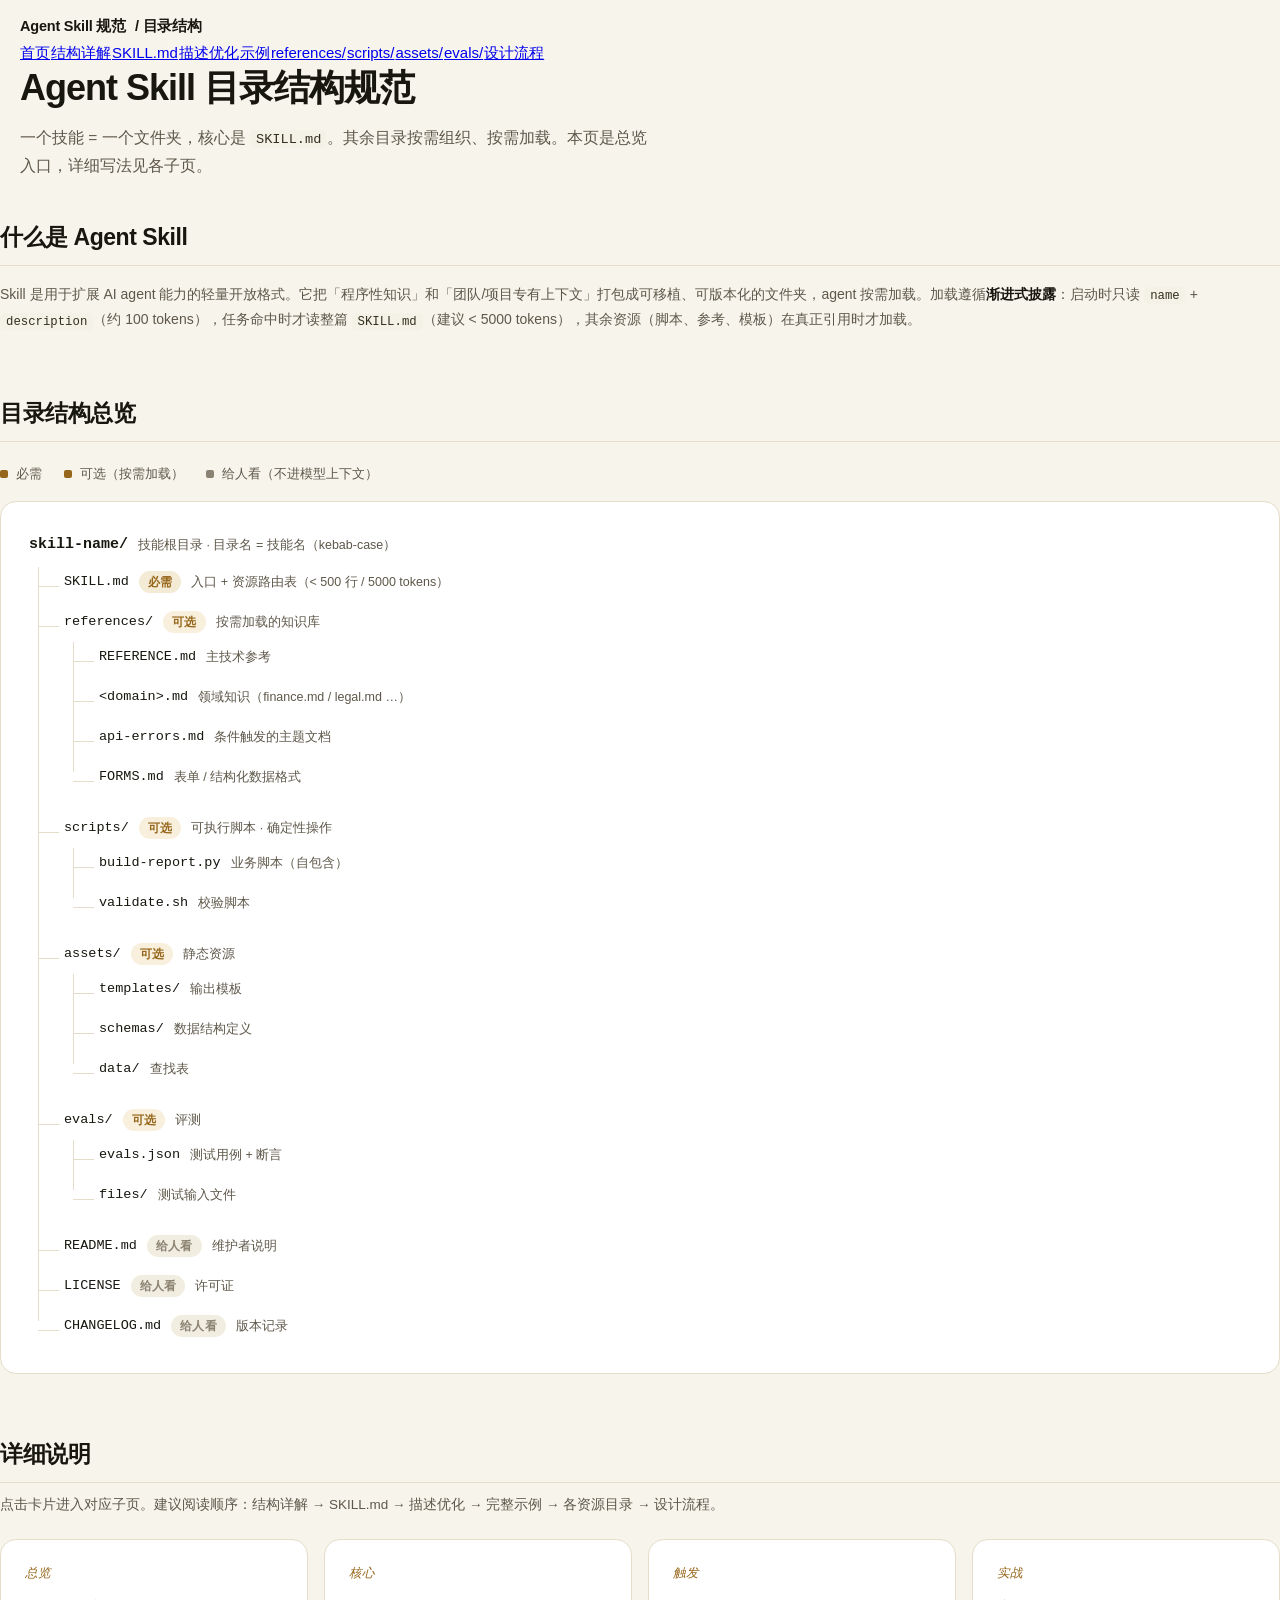
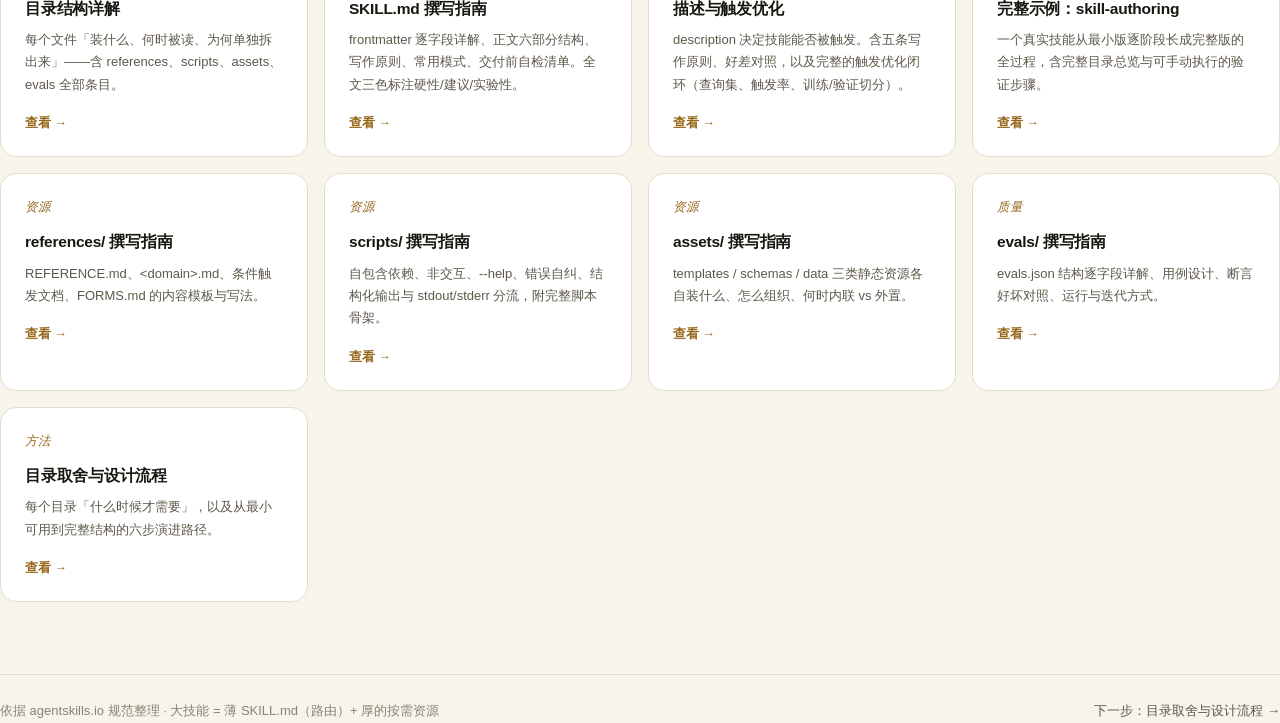
<file: Skill目录结构规范.html>
<!DOCTYPE html>
<html lang="zh-CN">
<head>
<meta charset="UTF-8">
<meta name="viewport" content="width=device-width, initial-scale=1">
<title>Agent Skill 目录结构规范</title>
<link rel="stylesheet" href="skill-spec.css">
</head>
<body>

<header class="topbar">
  <div class="inner">
    <a class="brand" href="Skill目录结构规范.html">Agent Skill 规范 <span>/ 目录结构</span></a>
    <nav class="topnav">
      <a href="Skill目录结构规范.html" class="active">首页</a>
      <a href="structure-detail.html">结构详解</a>
      <a href="skill-md.html">SKILL.md</a>
      <a href="description.html">描述优化</a>
      <a href="examples.html">示例</a>
      <a href="references.html">references/</a>
      <a href="scripts.html">scripts/</a>
      <a href="assets.html">assets/</a>
      <a href="evals.html">evals/</a>
      <a href="design.html">设计流程</a>
    </nav>
  </div>
</header>

<div class="wrap">

  <div class="hero">
    <h1>Agent Skill 目录结构规范</h1>
    <p class="sub">一个技能 = 一个文件夹，核心是 <code>SKILL.md</code>。其余目录按需组织、按需加载。本页是总览入口，详细写法见各子页。</p>
  </div>

  <h2>什么是 Agent Skill</h2>
  <p class="muted">Skill 是用于扩展 AI agent 能力的轻量开放格式。它把「程序性知识」和「团队/项目专有上下文」打包成可移植、可版本化的文件夹，agent 按需加载。加载遵循<b>渐进式披露</b>：启动时只读 <code>name</code> + <code>description</code>（约 100 tokens），任务命中时才读整篇 <code>SKILL.md</code>（建议 &lt; 5000 tokens），其余资源（脚本、参考、模板）在真正引用时才加载。</p>

  <h2>目录结构总览</h2>
  <div class="legend">
    <span><i class="dot req"></i>必需</span>
    <span><i class="dot opt"></i>可选（按需加载）</span>
    <span><i class="dot hum"></i>给人看（不进模型上下文）</span>
  </div>
  <div class="card">
    <ul class="tree">
      <li>
        <div class="row"><span class="nm root">skill-name/</span><span class="desc">技能根目录 · 目录名 = 技能名（kebab-case）</span></div>
        <ul>
          <li><div class="row"><span class="nm">SKILL.md</span><span class="badge req">必需</span><span class="desc">入口 + 资源路由表（&lt; 500 行 / 5000 tokens）</span></div></li>
          <li>
            <div class="row"><span class="nm">references/</span><span class="badge opt">可选</span><span class="desc">按需加载的知识库</span></div>
            <ul>
              <li><div class="row"><span class="nm">REFERENCE.md</span><span class="desc">主技术参考</span></div></li>
              <li><div class="row"><span class="nm">&lt;domain&gt;.md</span><span class="desc">领域知识（finance.md / legal.md …）</span></div></li>
              <li><div class="row"><span class="nm">api-errors.md</span><span class="desc">条件触发的主题文档</span></div></li>
              <li><div class="row"><span class="nm">FORMS.md</span><span class="desc">表单 / 结构化数据格式</span></div></li>
            </ul>
          </li>
          <li>
            <div class="row"><span class="nm">scripts/</span><span class="badge opt">可选</span><span class="desc">可执行脚本 · 确定性操作</span></div>
            <ul>
              <li><div class="row"><span class="nm">build-report.py</span><span class="desc">业务脚本（自包含）</span></div></li>
              <li><div class="row"><span class="nm">validate.sh</span><span class="desc">校验脚本</span></div></li>
            </ul>
          </li>
          <li>
            <div class="row"><span class="nm">assets/</span><span class="badge opt">可选</span><span class="desc">静态资源</span></div>
            <ul>
              <li><div class="row"><span class="nm">templates/</span><span class="desc">输出模板</span></div></li>
              <li><div class="row"><span class="nm">schemas/</span><span class="desc">数据结构定义</span></div></li>
              <li><div class="row"><span class="nm">data/</span><span class="desc">查找表</span></div></li>
            </ul>
          </li>
          <li>
            <div class="row"><span class="nm">evals/</span><span class="badge opt">可选</span><span class="desc">评测</span></div>
            <ul>
              <li><div class="row"><span class="nm">evals.json</span><span class="desc">测试用例 + 断言</span></div></li>
              <li><div class="row"><span class="nm">files/</span><span class="desc">测试输入文件</span></div></li>
            </ul>
          </li>
          <li><div class="row"><span class="nm">README.md</span><span class="badge hum">给人看</span><span class="desc">维护者说明</span></div></li>
          <li><div class="row"><span class="nm">LICENSE</span><span class="badge hum">给人看</span><span class="desc">许可证</span></div></li>
          <li><div class="row"><span class="nm">CHANGELOG.md</span><span class="badge hum">给人看</span><span class="desc">版本记录</span></div></li>
        </ul>
      </li>
    </ul>
  </div>

  <h2>详细说明</h2>
  <p class="h2sub">点击卡片进入对应子页。建议阅读顺序：结构详解 → SKILL.md → 描述优化 → 完整示例 → 各资源目录 → 设计流程。</p>
  <div class="cards">
    <a class="navcard" href="structure-detail.html">
      <span class="tag">总览</span>
      <h3>目录结构详解</h3>
      <p>每个文件「装什么、何时被读、为何单独拆出来」——含 references、scripts、assets、evals 全部条目。</p>
      <span class="go">查看 →</span>
    </a>
    <a class="navcard" href="skill-md.html">
      <span class="tag">核心</span>
      <h3>SKILL.md 撰写指南</h3>
      <p>frontmatter 逐字段详解、正文六部分结构、写作原则、常用模式、交付前自检清单。全文三色标注硬性/建议/实验性。</p>
      <span class="go">查看 →</span>
    </a>
    <a class="navcard" href="description.html">
      <span class="tag">触发</span>
      <h3>描述与触发优化</h3>
      <p>description 决定技能能否被触发。含五条写作原则、好差对照，以及完整的触发优化闭环（查询集、触发率、训练/验证切分）。</p>
      <span class="go">查看 →</span>
    </a>
    <a class="navcard" href="examples.html">
      <span class="tag">实战</span>
      <h3>完整示例：skill-authoring</h3>
      <p>一个真实技能从最小版逐阶段长成完整版的全过程，含完整目录总览与可手动执行的验证步骤。</p>
      <span class="go">查看 →</span>
    </a>
    <a class="navcard" href="references.html">
      <span class="tag">资源</span>
      <h3>references/ 撰写指南</h3>
      <p>REFERENCE.md、&lt;domain&gt;.md、条件触发文档、FORMS.md 的内容模板与写法。</p>
      <span class="go">查看 →</span>
    </a>
    <a class="navcard" href="scripts.html">
      <span class="tag">资源</span>
      <h3>scripts/ 撰写指南</h3>
      <p>自包含依赖、非交互、--help、错误自纠、结构化输出与 stdout/stderr 分流，附完整脚本骨架。</p>
      <span class="go">查看 →</span>
    </a>
    <a class="navcard" href="assets.html">
      <span class="tag">资源</span>
      <h3>assets/ 撰写指南</h3>
      <p>templates / schemas / data 三类静态资源各自装什么、怎么组织、何时内联 vs 外置。</p>
      <span class="go">查看 →</span>
    </a>
    <a class="navcard" href="evals.html">
      <span class="tag">质量</span>
      <h3>evals/ 撰写指南</h3>
      <p>evals.json 结构逐字段详解、用例设计、断言好坏对照、运行与迭代方式。</p>
      <span class="go">查看 →</span>
    </a>
    <a class="navcard" href="design.html">
      <span class="tag">方法</span>
      <h3>目录取舍与设计流程</h3>
      <p>每个目录「什么时候才需要」，以及从最小可用到完整结构的六步演进路径。</p>
      <span class="go">查看 →</span>
    </a>
  </div>

  <footer>
    <span>依据 agentskills.io 规范整理 · 大技能 = 薄 SKILL.md（路由）+ 厚的按需资源</span>
    <span><a href="design.html">下一步：目录取舍与设计流程 →</a></span>
  </footer>

</div>
</body>
</html>
</file>
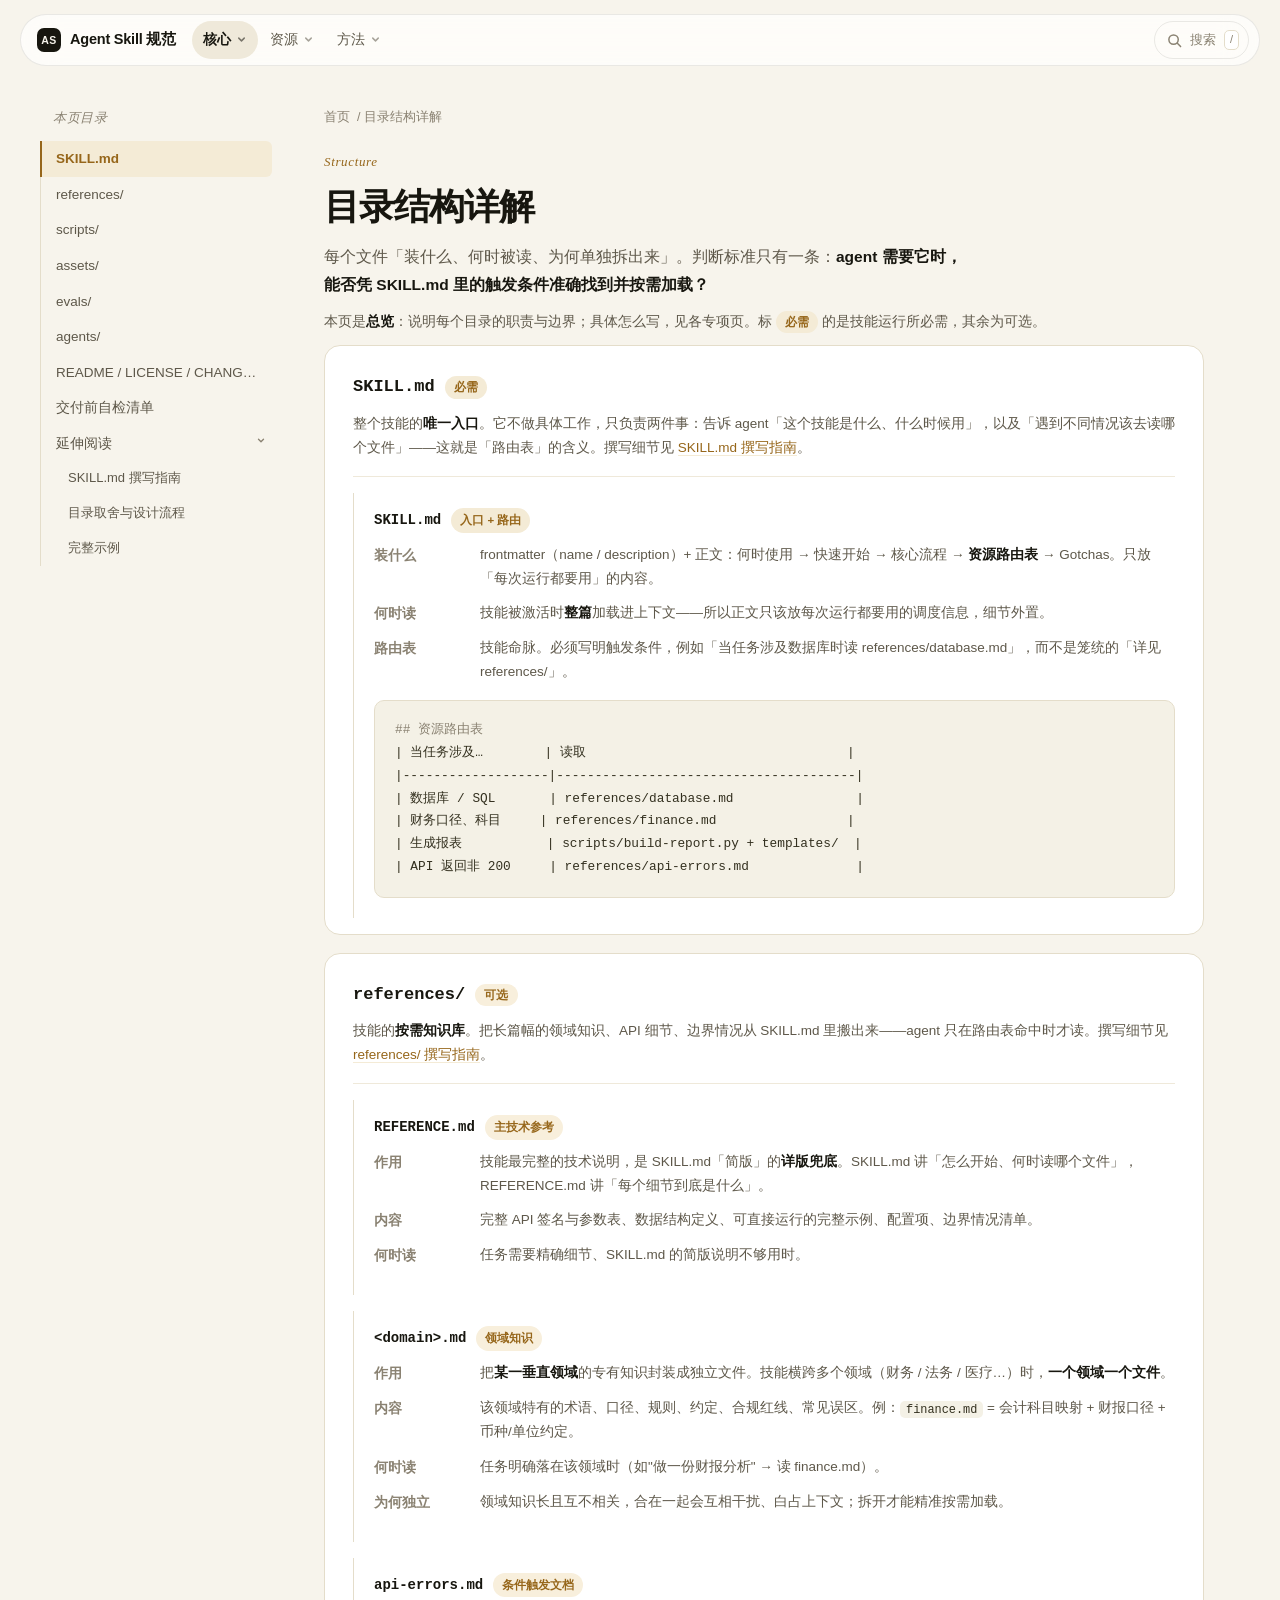
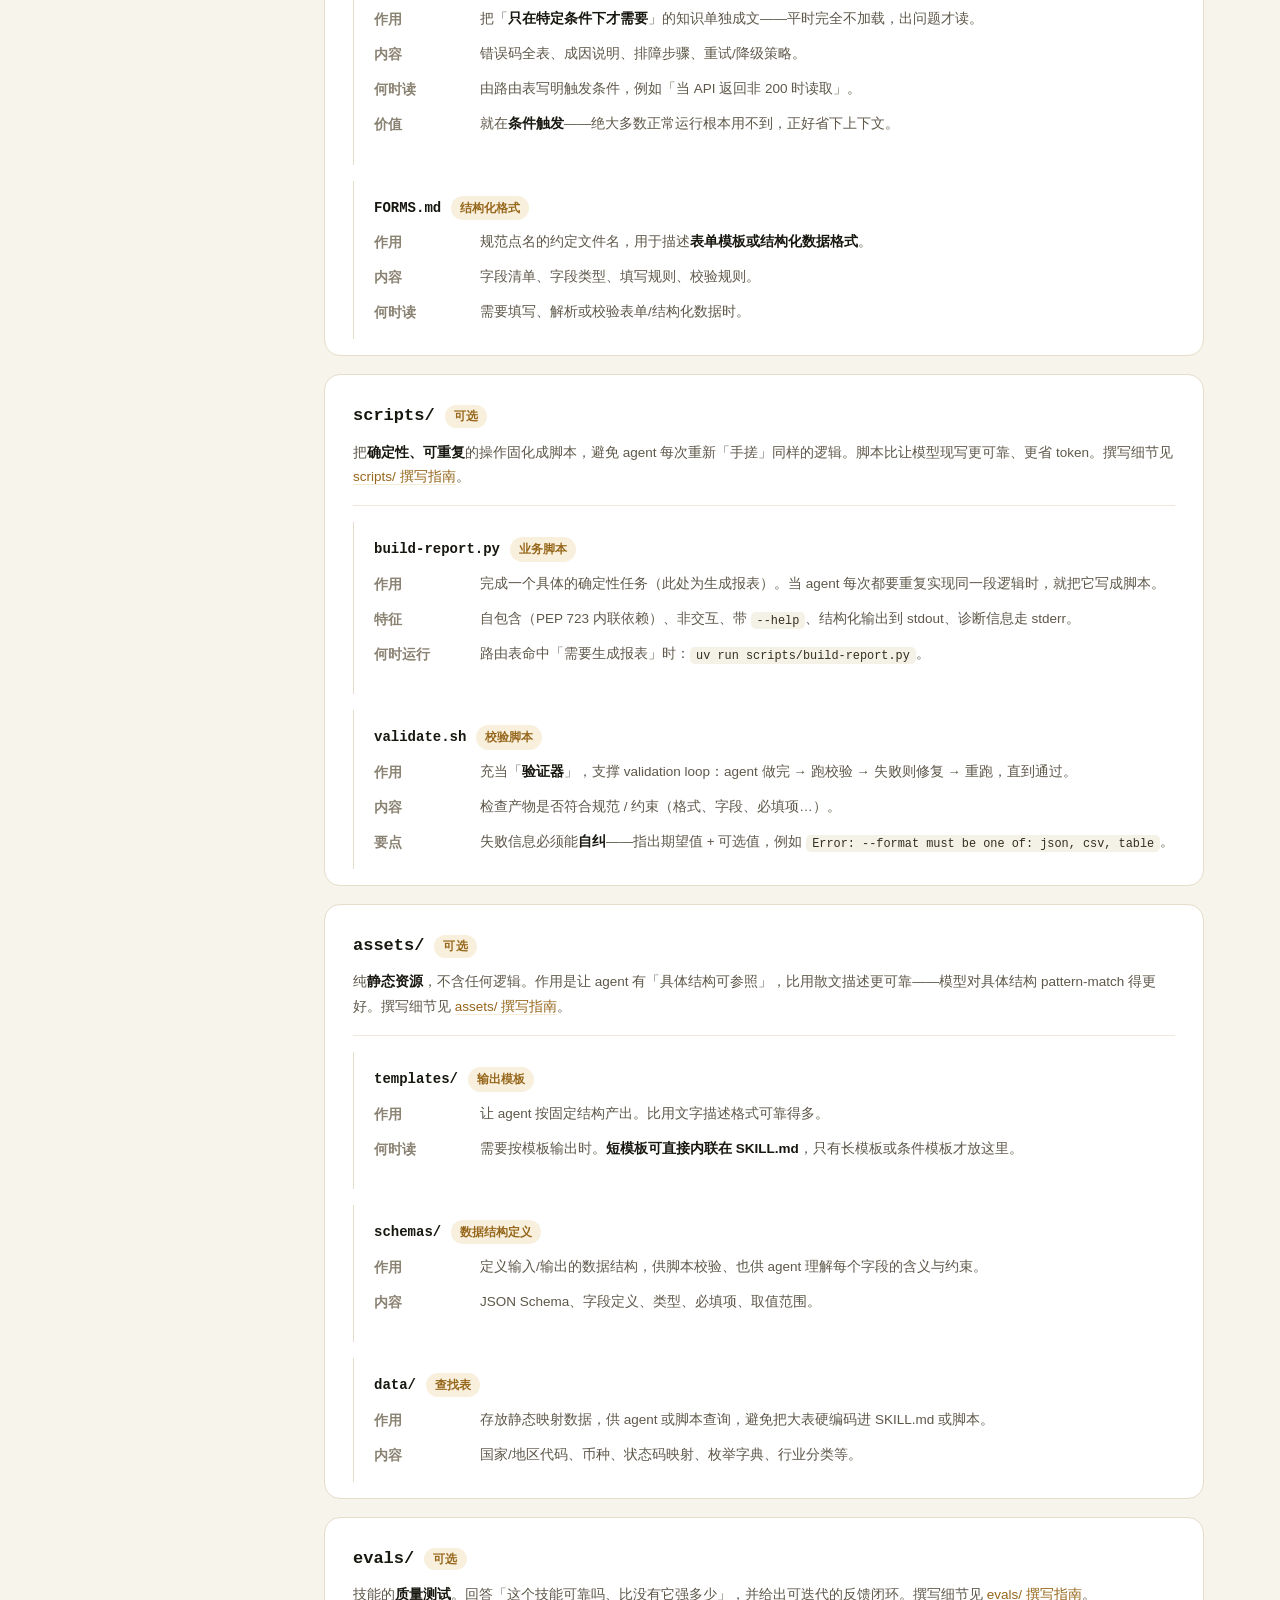
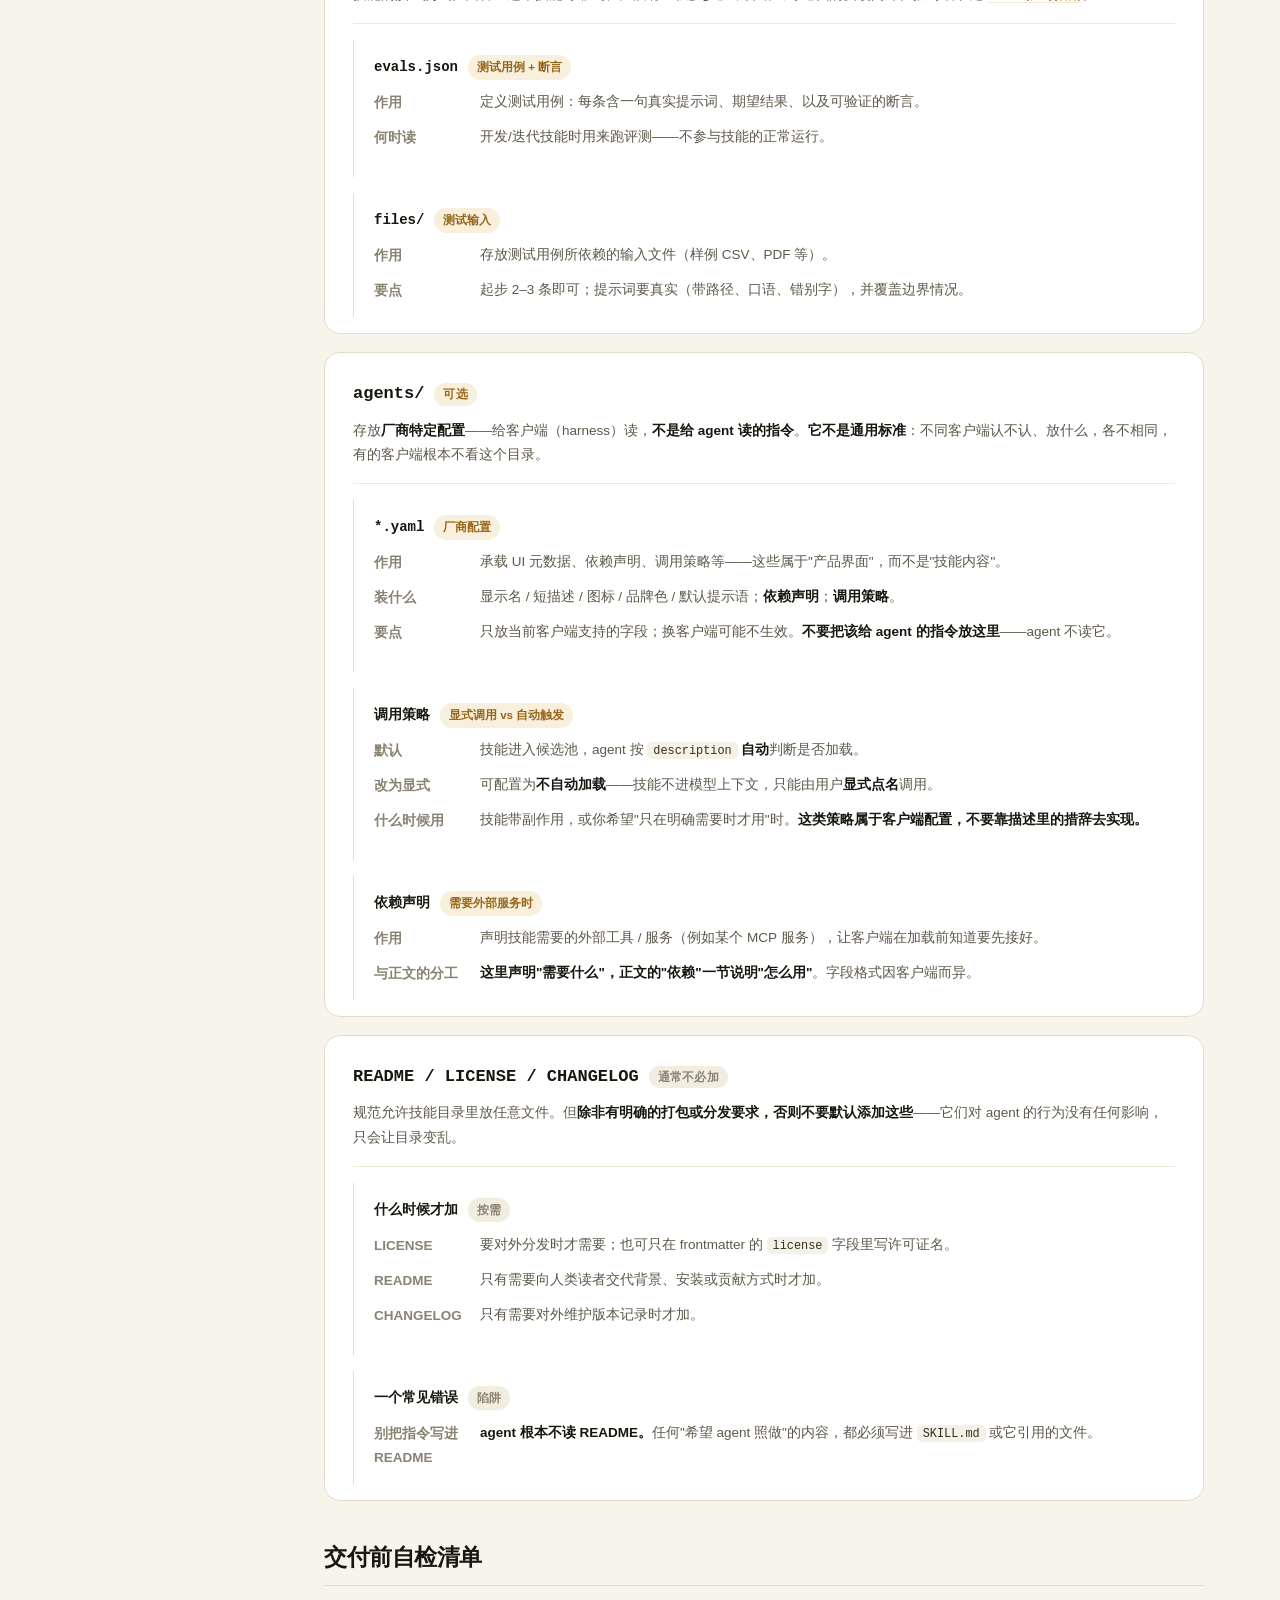
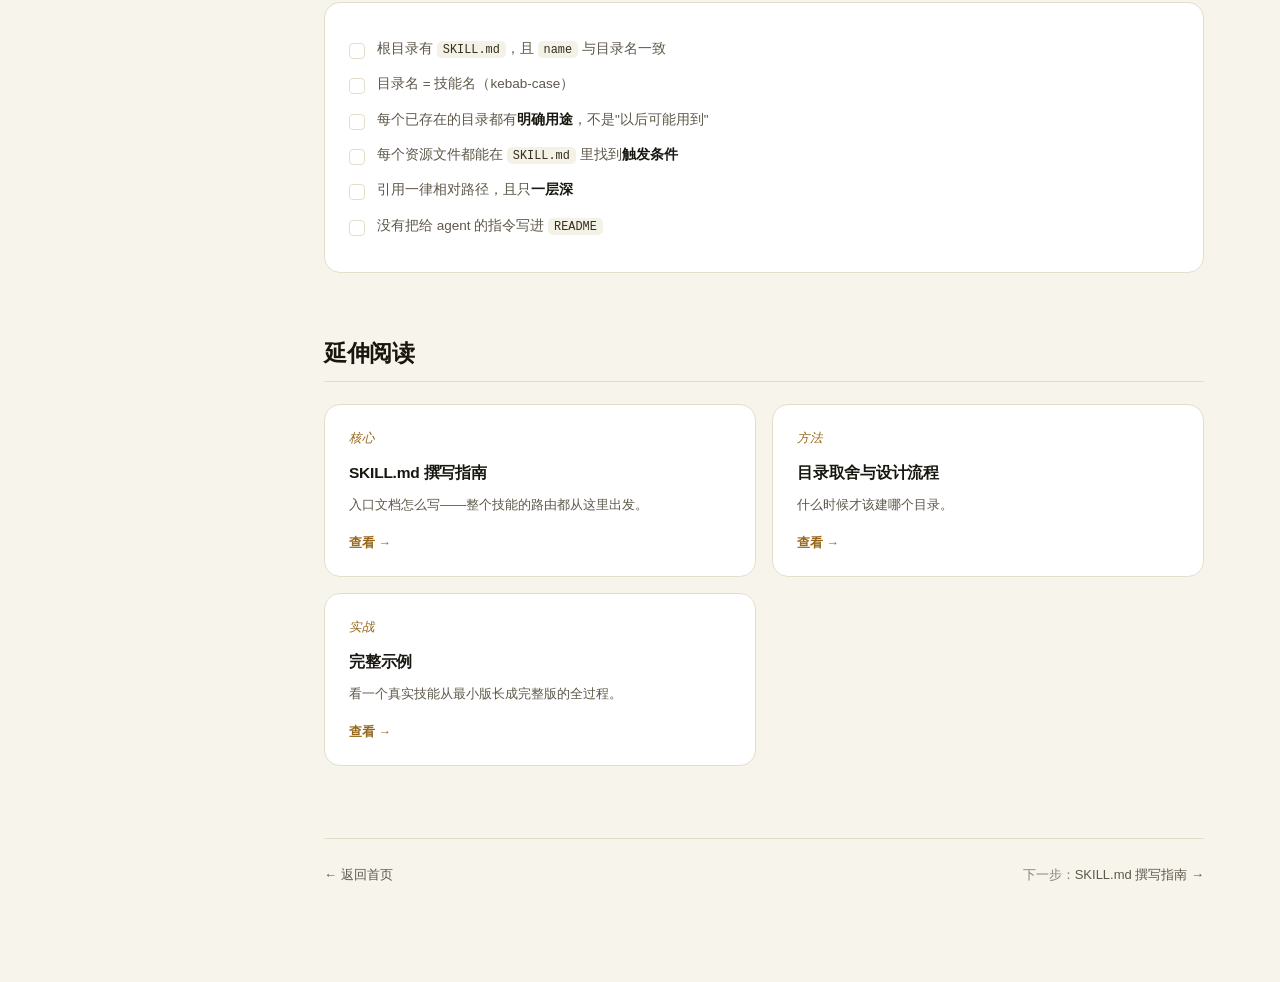
<file: structure-detail.html>
<!DOCTYPE html>
<html lang="zh-CN">
<head>
<meta charset="UTF-8">
<meta name="viewport" content="width=device-width, initial-scale=1">
<title>目录结构详解 · Agent Skill 规范</title>
<meta name="description" content="目录结构详解：每个文件的职责、边界与加载时机。">
<link rel="stylesheet" href="skill-spec.css">
</head>
<body>

<header class="topbar" id="topbar">
  <div class="topbar-inner">
    <a class="brand" href="index.html">
      <span class="brand-mark" aria-hidden="true">AS</span>
      <span class="brand-text">Agent Skill 规范</span>
    </a>

    <nav class="topnav" id="topnav" aria-label="站点导航">
      <div class="navgroup active">
        <button class="navgroup-btn" type="button" aria-expanded="false">核心
          <svg width="11" height="11" viewBox="0 0 12 12" fill="none" aria-hidden="true"><path d="M3 4.5 6 7.5 9 4.5" stroke="currentColor" stroke-width="1.6" stroke-linecap="round" stroke-linejoin="round"/></svg>
        </button>
        <div class="navgroup-menu">
          <a href="index.html"><b>首页 · 总览</b><span>什么是 Agent Skill、渐进式加载与目录总览</span></a>
          <a href="structure-detail.html" class="active"><b>目录结构详解</b><span>每个文件装什么、何时被读、为何要单独拆出来</span></a>
          <a href="skill-md.html"><b>SKILL.md 撰写指南</b><span>frontmatter 逐字段详解、正文结构与写作原则</span></a>
          <a href="description.html"><b>描述与触发优化</b><span>description 决定触发；五条原则与优化闭环</span></a>
        </div>
      </div>
      <div class="navgroup">
        <button class="navgroup-btn" type="button" aria-expanded="false">资源
          <svg width="11" height="11" viewBox="0 0 12 12" fill="none" aria-hidden="true"><path d="M3 4.5 6 7.5 9 4.5" stroke="currentColor" stroke-width="1.6" stroke-linecap="round" stroke-linejoin="round"/></svg>
        </button>
        <div class="navgroup-menu">
          <a href="references.html"><b>references/ 撰写指南</b><span>主技术参考、领域知识、条件触发文档与 FORMS.md</span></a>
          <a href="scripts.html"><b>scripts/ 撰写指南</b><span>自包含依赖、非交互、错误自纠与 stdout/stderr 分流</span></a>
          <a href="assets.html"><b>assets/ 撰写指南</b><span>templates / schemas / data 三类静态资源</span></a>
          <a href="evals.html"><b>evals/ 撰写指南</b><span>evals.json 结构、用例设计、断言与判分迭代</span></a>
        </div>
      </div>
      <div class="navgroup">
        <button class="navgroup-btn" type="button" aria-expanded="false">方法
          <svg width="11" height="11" viewBox="0 0 12 12" fill="none" aria-hidden="true"><path d="M3 4.5 6 7.5 9 4.5" stroke="currentColor" stroke-width="1.6" stroke-linecap="round" stroke-linejoin="round"/></svg>
        </button>
        <div class="navgroup-menu">
          <a href="design.html"><b>目录取舍与设计流程</b><span>什么时候才需要哪个目录；六步演进路径</span></a>
          <a href="examples.html"><b>完整示例</b><span>真实技能从最小版长成完整版的全过程</span></a>
        </div>
      </div>
    </nav>

    <button class="search-btn" id="searchBtn" type="button" aria-label="站内搜索">
      <svg width="15" height="15" viewBox="0 0 16 16" fill="none" aria-hidden="true"><circle cx="7" cy="7" r="5" stroke="currentColor" stroke-width="1.6"/><path d="m11 11 3.5 3.5" stroke="currentColor" stroke-width="1.6" stroke-linecap="round"/></svg>
      <span class="search-btn-text">搜索</span>
      <kbd>/</kbd>
    </button>

    <button class="nav-toggle" id="navToggle" type="button" aria-label="展开导航" aria-expanded="false">
      <span></span><span></span><span></span>
    </button>
  </div>
</header>

<div class="shell">
  <div class="layout">

    <aside class="sidebar" id="sidebar">
      <div class="sidebar-head" id="sidebarHead" role="button" tabindex="0" aria-expanded="false">
        <span>本页目录</span>
        <span class="sidebar-toggle" aria-hidden="true">
          <svg width="12" height="12" viewBox="0 0 12 12" fill="none"><path d="M3 4.5 6 7.5 9 4.5" stroke="currentColor" stroke-width="1.6" stroke-linecap="round" stroke-linejoin="round"/></svg>
        </span>
      </div>
      <nav class="toc" id="toc" aria-label="本页目录"></nav>
    </aside>

    <main class="content" id="content">

  <div class="crumb"><a href="index.html">首页</a> / 目录结构详解</div>
  <p class="eyebrow">Structure</p>
  <h1>目录结构详解</h1>
  <p class="sub">每个文件「装什么、何时被读、为何单独拆出来」。判断标准只有一条：<b>agent 需要它时，能否凭 SKILL.md 里的触发条件准确找到并按需加载？</b></p>
  <p class="muted" style="margin-top:10px">本页是<b>总览</b>：说明每个目录的职责与边界；具体怎么写，见各专项页。标 <span class="badge req">必需</span> 的是技能运行所必需，其余为可选。</p>

  <!-- SKILL.md -->
  <div class="dirblock">
    <div class="dirhead">
      <div class="dirtitle"><span class="nm">SKILL.md</span><span class="badge req">必需</span></div>
      <p class="dirpurpose">整个技能的<b>唯一入口</b>。它不做具体工作，只负责两件事：告诉 agent「这个技能是什么、什么时候用」，以及「遇到不同情况该去读哪个文件」——这就是「路由表」的含义。撰写细节见 <a class="inline" href="skill-md.html">SKILL.md 撰写指南</a>。</p>
    </div>
    <div class="file">
      <div class="fhead"><span class="fname">SKILL.md</span><span class="ftag blue">入口 + 路由</span></div>
      <div class="fline"><b>装什么</b><span>frontmatter（name / description）+ 正文：何时使用 → 快速开始 → 核心流程 → <b>资源路由表</b> → Gotchas。只放「每次运行都要用」的内容。</span></div>
      <div class="fline"><b>何时读</b><span>技能被激活时<b>整篇</b>加载进上下文——所以正文只该放每次运行都要用的调度信息，细节外置。</span></div>
      <div class="fline"><b>路由表</b><span>技能命脉。必须写明触发条件，例如「当任务涉及数据库时读 references/database.md」，而不是笼统的「详见 references/」。</span></div>
      <pre><span class="c">## 资源路由表</span>
| 当任务涉及…        | 读取                                  |
|-------------------|---------------------------------------|
| 数据库 / SQL       | references/database.md                |
| 财务口径、科目     | references/finance.md                 |
| 生成报表           | scripts/build-report.py + templates/  |
| API 返回非 200     | references/api-errors.md              |</pre>
    </div>
  </div>

  <!-- references -->
  <div class="dirblock">
    <div class="dirhead">
      <div class="dirtitle"><span class="nm">references/</span><span class="badge opt">可选</span></div>
      <p class="dirpurpose">技能的<b>按需知识库</b>。把长篇幅的领域知识、API 细节、边界情况从 SKILL.md 里搬出来——agent 只在路由表命中时才读。撰写细节见 <a class="inline" href="references.html">references/ 撰写指南</a>。</p>
    </div>

    <div class="file">
      <div class="fhead"><span class="fname">REFERENCE.md</span><span class="ftag">主技术参考</span></div>
      <div class="fline"><b>作用</b><span>技能最完整的技术说明，是 SKILL.md「简版」的<b>详版兜底</b>。SKILL.md 讲「怎么开始、何时读哪个文件」，REFERENCE.md 讲「每个细节到底是什么」。</span></div>
      <div class="fline"><b>内容</b><span>完整 API 签名与参数表、数据结构定义、可直接运行的完整示例、配置项、边界情况清单。</span></div>
      <div class="fline"><b>何时读</b><span>任务需要精确细节、SKILL.md 的简版说明不够用时。</span></div>
    </div>

    <div class="file">
      <div class="fhead"><span class="fname">&lt;domain&gt;.md</span><span class="ftag">领域知识</span></div>
      <div class="fline"><b>作用</b><span>把<b>某一垂直领域</b>的专有知识封装成独立文件。技能横跨多个领域（财务 / 法务 / 医疗…）时，<b>一个领域一个文件</b>。</span></div>
      <div class="fline"><b>内容</b><span>该领域特有的术语、口径、规则、约定、合规红线、常见误区。例：<code>finance.md</code> = 会计科目映射 + 财报口径 + 币种/单位约定。</span></div>
      <div class="fline"><b>何时读</b><span>任务明确落在该领域时（如"做一份财报分析" → 读 finance.md）。</span></div>
      <div class="fline"><b>为何独立</b><span>领域知识长且互不相关，合在一起会互相干扰、白占上下文；拆开才能精准按需加载。</span></div>
    </div>

    <div class="file">
      <div class="fhead"><span class="fname">api-errors.md</span><span class="ftag">条件触发文档</span></div>
      <div class="fline"><b>作用</b><span>把「<b>只在特定条件下才需要</b>」的知识单独成文——平时完全不加载，出问题才读。</span></div>
      <div class="fline"><b>内容</b><span>错误码全表、成因说明、排障步骤、重试/降级策略。</span></div>
      <div class="fline"><b>何时读</b><span>由路由表写明触发条件，例如「当 API 返回非 200 时读取」。</span></div>
      <div class="fline"><b>价值</b><span>就在<b>条件触发</b>——绝大多数正常运行根本用不到，正好省下上下文。</span></div>
    </div>

    <div class="file">
      <div class="fhead"><span class="fname">FORMS.md</span><span class="ftag">结构化格式</span></div>
      <div class="fline"><b>作用</b><span>规范点名的约定文件名，用于描述<b>表单模板或结构化数据格式</b>。</span></div>
      <div class="fline"><b>内容</b><span>字段清单、字段类型、填写规则、校验规则。</span></div>
      <div class="fline"><b>何时读</b><span>需要填写、解析或校验表单/结构化数据时。</span></div>
    </div>
  </div>

  <!-- scripts -->
  <div class="dirblock">
    <div class="dirhead">
      <div class="dirtitle"><span class="nm">scripts/</span><span class="badge opt">可选</span></div>
      <p class="dirpurpose">把<b>确定性、可重复</b>的操作固化成脚本，避免 agent 每次重新「手搓」同样的逻辑。脚本比让模型现写更可靠、更省 token。撰写细节见 <a class="inline" href="scripts.html">scripts/ 撰写指南</a>。</p>
    </div>

    <div class="file">
      <div class="fhead"><span class="fname">build-report.py</span><span class="ftag">业务脚本</span></div>
      <div class="fline"><b>作用</b><span>完成一个具体的确定性任务（此处为生成报表）。当 agent 每次都要重复实现同一段逻辑时，就把它写成脚本。</span></div>
      <div class="fline"><b>特征</b><span>自包含（PEP 723 内联依赖）、非交互、带 <code>--help</code>、结构化输出到 stdout、诊断信息走 stderr。</span></div>
      <div class="fline"><b>何时运行</b><span>路由表命中「需要生成报表」时：<code>uv run scripts/build-report.py</code>。</span></div>
    </div>

    <div class="file">
      <div class="fhead"><span class="fname">validate.sh</span><span class="ftag">校验脚本</span></div>
      <div class="fline"><b>作用</b><span>充当「<b>验证器</b>」，支撑 validation loop：agent 做完 → 跑校验 → 失败则修复 → 重跑，直到通过。</span></div>
      <div class="fline"><b>内容</b><span>检查产物是否符合规范 / 约束（格式、字段、必填项…）。</span></div>
      <div class="fline"><b>要点</b><span>失败信息必须能<b>自纠</b>——指出期望值 + 可选值，例如 <code>Error: --format must be one of: json, csv, table</code>。</span></div>
    </div>
  </div>

  <!-- assets -->
  <div class="dirblock">
    <div class="dirhead">
      <div class="dirtitle"><span class="nm">assets/</span><span class="badge opt">可选</span></div>
      <p class="dirpurpose">纯<b>静态资源</b>，不含任何逻辑。作用是让 agent 有「具体结构可参照」，比用散文描述更可靠——模型对具体结构 pattern-match 得更好。撰写细节见 <a class="inline" href="assets.html">assets/ 撰写指南</a>。</p>
    </div>
    <div class="file">
      <div class="fhead"><span class="fname">templates/</span><span class="ftag">输出模板</span></div>
      <div class="fline"><b>作用</b><span>让 agent 按固定结构产出。比用文字描述格式可靠得多。</span></div>
      <div class="fline"><b>何时读</b><span>需要按模板输出时。<b>短模板可直接内联在 SKILL.md</b>，只有长模板或条件模板才放这里。</span></div>
    </div>
    <div class="file">
      <div class="fhead"><span class="fname">schemas/</span><span class="ftag">数据结构定义</span></div>
      <div class="fline"><b>作用</b><span>定义输入/输出的数据结构，供脚本校验、也供 agent 理解每个字段的含义与约束。</span></div>
      <div class="fline"><b>内容</b><span>JSON Schema、字段定义、类型、必填项、取值范围。</span></div>
    </div>
    <div class="file">
      <div class="fhead"><span class="fname">data/</span><span class="ftag">查找表</span></div>
      <div class="fline"><b>作用</b><span>存放静态映射数据，供 agent 或脚本查询，避免把大表硬编码进 SKILL.md 或脚本。</span></div>
      <div class="fline"><b>内容</b><span>国家/地区代码、币种、状态码映射、枚举字典、行业分类等。</span></div>
    </div>
  </div>

  <!-- evals -->
  <div class="dirblock">
    <div class="dirhead">
      <div class="dirtitle"><span class="nm">evals/</span><span class="badge opt">可选</span></div>
      <p class="dirpurpose">技能的<b>质量测试</b>。回答「这个技能可靠吗、比没有它强多少」，并给出可迭代的反馈闭环。撰写细节见 <a class="inline" href="evals.html">evals/ 撰写指南</a>。</p>
    </div>
    <div class="file">
      <div class="fhead"><span class="fname">evals.json</span><span class="ftag">测试用例 + 断言</span></div>
      <div class="fline"><b>作用</b><span>定义测试用例：每条含一句真实提示词、期望结果、以及可验证的断言。</span></div>
      <div class="fline"><b>何时读</b><span>开发/迭代技能时用来跑评测——不参与技能的正常运行。</span></div>
    </div>
    <div class="file">
      <div class="fhead"><span class="fname">files/</span><span class="ftag">测试输入</span></div>
      <div class="fline"><b>作用</b><span>存放测试用例所依赖的输入文件（样例 CSV、PDF 等）。</span></div>
      <div class="fline"><b>要点</b><span>起步 2–3 条即可；提示词要真实（带路径、口语、错别字），并覆盖边界情况。</span></div>
    </div>
  </div>

  <!-- agents/ -->
  <div class="dirblock">
    <div class="dirhead">
      <div class="dirtitle"><span class="nm">agents/</span><span class="badge opt">可选</span></div>
      <p class="dirpurpose">存放<b>厂商特定配置</b>——给客户端（harness）读，<b>不是给 agent 读的指令</b>。<b>它不是通用标准</b>：不同客户端认不认、放什么，各不相同，有的客户端根本不看这个目录。</p>
    </div>
    <div class="file">
      <div class="fhead"><span class="fname">*.yaml</span><span class="ftag">厂商配置</span></div>
      <div class="fline"><b>作用</b><span>承载 UI 元数据、依赖声明、调用策略等——这些属于"产品界面"，而不是"技能内容"。</span></div>
      <div class="fline"><b>装什么</b><span>显示名 / 短描述 / 图标 / 品牌色 / 默认提示语；<b>依赖声明</b>；<b>调用策略</b>。</span></div>
      <div class="fline"><b>要点</b><span>只放当前客户端支持的字段；换客户端可能不生效。<b>不要把该给 agent 的指令放这里</b>——agent 不读它。</span></div>
    </div>
    <div class="file">
      <div class="fhead"><span class="fname">调用策略</span><span class="ftag">显式调用 vs 自动触发</span></div>
      <div class="fline"><b>默认</b><span>技能进入候选池，agent 按 <code>description</code> <b>自动</b>判断是否加载。</span></div>
      <div class="fline"><b>改为显式</b><span>可配置为<b>不自动加载</b>——技能不进模型上下文，只能由用户<b>显式点名</b>调用。</span></div>
      <div class="fline"><b>什么时候用</b><span>技能带副作用，或你希望"只在明确需要时才用"时。<b>这类策略属于客户端配置，不要靠描述里的措辞去实现。</b></span></div>
    </div>
    <div class="file">
      <div class="fhead"><span class="fname">依赖声明</span><span class="ftag">需要外部服务时</span></div>
      <div class="fline"><b>作用</b><span>声明技能需要的外部工具 / 服务（例如某个 MCP 服务），让客户端在加载前知道要先接好。</span></div>
      <div class="fline"><b>与正文的分工</b><span><b>这里声明"需要什么"，正文的"依赖"一节说明"怎么用"</b>。字段格式因客户端而异。</span></div>
    </div>
  </div>

  <!-- 给人看 -->
  <div class="dirblock">
    <div class="dirhead">
      <div class="dirtitle"><span class="nm">README / LICENSE / CHANGELOG</span><span class="badge hum">通常不必加</span></div>
      <p class="dirpurpose">规范允许技能目录里放任意文件。但<b>除非有明确的打包或分发要求，否则不要默认添加这些</b>——它们对 agent 的行为没有任何影响，只会让目录变乱。</p>
    </div>
    <div class="file">
      <div class="fhead"><span class="fname">什么时候才加</span><span class="ftag gray">按需</span></div>
      <div class="fline"><b>LICENSE</b><span>要对外分发时才需要；也可只在 frontmatter 的 <code>license</code> 字段里写许可证名。</span></div>
      <div class="fline"><b>README</b><span>只有需要向人类读者交代背景、安装或贡献方式时才加。</span></div>
      <div class="fline"><b>CHANGELOG</b><span>只有需要对外维护版本记录时才加。</span></div>
    </div>
    <div class="file">
      <div class="fhead"><span class="fname">一个常见错误</span><span class="ftag gray">陷阱</span></div>
      <div class="fline"><b>别把指令写进 README</b><span><b>agent 根本不读 README。</b>任何"希望 agent 照做"的内容，都必须写进 <code>SKILL.md</code> 或它引用的文件。</span></div>
    </div>
  </div>

  <!-- 自检 -->
  <h2>交付前自检清单</h2>
  <div class="card tight">
    <ul class="checklist">
      <li>根目录有 <code>SKILL.md</code>，且 <code>name</code> 与目录名一致</li>
      <li>目录名 = 技能名（kebab-case）</li>
      <li>每个已存在的目录都有<b>明确用途</b>，不是"以后可能用到"</li>
      <li>每个资源文件都能在 <code>SKILL.md</code> 里找到<b>触发条件</b></li>
      <li>引用一律相对路径，且只<b>一层深</b></li>
      <li>没有把给 agent 的指令写进 <code>README</code></li>
    </ul>
  </div>

  <!-- 延伸阅读 -->
  <h2>延伸阅读</h2>
  <div class="cards">
    <a class="navcard" href="skill-md.html">
      <span class="tag">核心</span>
      <h3>SKILL.md 撰写指南</h3>
      <p>入口文档怎么写——整个技能的路由都从这里出发。</p>
      <span class="go">查看 →</span>
    </a>
    <a class="navcard" href="design.html">
      <span class="tag">方法</span>
      <h3>目录取舍与设计流程</h3>
      <p>什么时候才该建哪个目录。</p>
      <span class="go">查看 →</span>
    </a>
    <a class="navcard" href="examples.html">
      <span class="tag">实战</span>
      <h3>完整示例</h3>
      <p>看一个真实技能从最小版长成完整版的全过程。</p>
      <span class="go">查看 →</span>
    </a>
  </div>

  <footer>
    <span><a href="index.html">← 返回首页</a></span>
    <span>下一步：<a href="skill-md.html">SKILL.md 撰写指南 →</a></span>
  </footer>

    </main>
  </div>
</div>

<!-- 站内搜索面板（全站可用，索引见页内脚本） -->
<div class="palette" id="palette" hidden>
  <div class="palette-mask" data-close></div>
  <div class="palette-box" role="dialog" aria-modal="true" aria-label="站内搜索">
    <div class="palette-head">
      <svg width="16" height="16" viewBox="0 0 16 16" fill="none" aria-hidden="true"><circle cx="7" cy="7" r="5" stroke="currentColor" stroke-width="1.6"/><path d="m11 11 3.5 3.5" stroke="currentColor" stroke-width="1.6" stroke-linecap="round"/></svg>
      <input id="paletteInput" type="search" placeholder="搜索文档标题、关键词…" autocomplete="off" spellcheck="false">
      <button class="palette-esc" type="button" data-close>ESC</button>
    </div>
    <div class="palette-body" id="paletteBody"></div>
    <div class="palette-foot">↑↓ 选择 · Enter 打开 · ESC 关闭</div>
  </div>
</div>

<!-- 回到顶部 -->
<button class="to-top" id="toTop" type="button" aria-label="回到顶部" hidden>
  <svg width="16" height="16" viewBox="0 0 16 16" fill="none" aria-hidden="true"><path d="M8 13V3.5M8 3.5 4 7.5M8 3.5l4 4" stroke="currentColor" stroke-width="1.7" stroke-linecap="round" stroke-linejoin="round"/></svg>
</button>

<script>
/* ==========================================================================
   全站交互脚本（内联在各页，保证单页可独立打开）
   1 顶部导航滚动阴影 · 2 移动端导航 · 3 分组下拉 · 4 侧边目录（生成/折叠/高亮）
   5 代码块复制 · 6 回到顶部 · 7 站内搜索（面板 + 首页搜索区）
   ========================================================================== */
(function () {
  'use strict';

  var $  = function (s, r) { return (r || document).querySelector(s); };
  var $$ = function (s, r) { return Array.prototype.slice.call((r || document).querySelectorAll(s)); };

  /* ---------- 站内搜索索引（与 README 的页面清单保持同步） ---------- */
  var SEARCH_INDEX = [
    { t: '首页 · 总览',            u: 'index.html',            d: '什么是 Agent Skill、渐进式加载、目录结构总览',   k: '首页 总览 渐进式披露 目录结构' },
    { t: '目录结构详解',            u: 'structure-detail.html', d: '每个文件装什么、何时被读、为何要单独拆出来',       k: '目录 结构 详解 references scripts assets evals agents' },
    { t: 'SKILL.md 撰写指南',       u: 'skill-md.html',         d: 'frontmatter 逐字段详解、正文结构与写作原则',       k: 'skill.md frontmatter name description license compatibility metadata allowed-tools 正文结构' },
    { t: '描述与触发优化',          u: 'description.html',      d: 'description 决定触发；五条原则与触发优化闭环',      k: 'description 描述 触发 优化 查询集 触发率 验证集' },
    { t: 'references/ 撰写指南',    u: 'references.html',       d: '主技术参考、领域知识、条件触发文档与 FORMS.md',     k: 'references reference.md domain forms 领域 参考 条件触发' },
    { t: 'scripts/ 撰写指南',       u: 'scripts.html',          d: '自包含依赖、非交互、错误自纠与 stdout/stderr 分流', k: 'scripts 脚本 自包含 非交互 help 退出码 dry-run stdout stderr' },
    { t: 'assets/ 撰写指南',        u: 'assets.html',           d: 'templates / schemas / data 三类静态资源',          k: 'assets templates schemas data 模板 查找表 数据结构' },
    { t: 'evals/ 撰写指南',         u: 'evals.html',            d: 'evals.json 结构、用例设计、断言与判分迭代',         k: 'evals 评测 断言 用例 判分 迭代' },
    { t: '目录取舍与设计流程',      u: 'design.html',           d: '什么时候才需要哪个目录；六步演进路径',             k: '设计 流程 取舍 演进 决策 最小可用' },
    { t: '完整示例',                u: 'examples.html',         d: '真实技能从最小版长成完整版的全过程（待重建）',       k: '示例 example 实战 演进' }
  ];

  /* ---------- 1 / 6. 顶部导航阴影 + 回到顶部显隐 ---------- */
  var topbar = $('#topbar');
  var toTop = $('#toTop');

  function syncTopbar() {
    if (topbar) topbar.classList.toggle('scrolled', window.scrollY > 8);
  }
  function syncToTop() {
    if (toTop) toTop.hidden = window.scrollY <= 420;
  }
  if (toTop) {
    toTop.addEventListener('click', function () {
      window.scrollTo({ top: 0, behavior: 'smooth' });
    });
  }

  var ticking = false;
  window.addEventListener('scroll', function () {
    if (ticking) return;
    ticking = true;
    window.requestAnimationFrame(function () {
      syncTopbar(); syncToTop(); syncSpy();
      ticking = false;
    });
  }, { passive: true });

  /* ---------- 2. 移动端导航抽屉 ---------- */
  var navToggle = $('#navToggle');
  var topnav = $('#topnav');
  if (navToggle && topnav) {
    navToggle.addEventListener('click', function () {
      var open = topnav.classList.toggle('open');
      navToggle.classList.toggle('is-open', open);
      navToggle.setAttribute('aria-expanded', open ? 'true' : 'false');
    });
  }

  /* ---------- 3. 分组下拉（点击切换；桌面悬停由 CSS 负责） ---------- */
  function closeGroups() {
    $$('.navgroup.open').forEach(function (g) {
      g.classList.remove('open');
      var b = $('.navgroup-btn', g);
      if (b) b.setAttribute('aria-expanded', 'false');
    });
  }
  $$('.navgroup-btn').forEach(function (btn) {
    btn.addEventListener('click', function (e) {
      e.preventDefault();
      e.stopPropagation();
      var group = btn.parentNode;
      var willOpen = !group.classList.contains('open');
      closeGroups();
      if (willOpen) {
        group.classList.add('open');
        btn.setAttribute('aria-expanded', 'true');
      }
    });
  });
  document.addEventListener('click', closeGroups);

  /* ---------- 4. 侧边目录 ---------- */
  var content = $('#content');
  var tocBox = $('#toc');
  var sidebar = $('#sidebar');
  var sidebarHead = $('#sidebarHead');
  var spyItems = [];

  if (sidebarHead && sidebar) {
    var toggleSidebar = function () {
      var open = sidebar.classList.toggle('open');
      sidebarHead.setAttribute('aria-expanded', open ? 'true' : 'false');
    };
    sidebarHead.addEventListener('click', toggleSidebar);
    sidebarHead.addEventListener('keydown', function (e) {
      if (e.key === 'Enter' || e.key === ' ') { e.preventDefault(); toggleSidebar(); }
    });
  }

  if (content && tocBox) {
    /* 4.1 收集章节：h2 与 .dirblock 为一级，其间的 h3 为二级 */
    var groups = [];
    var cursor = null;
    $$('h2, h3, .dirblock', content).forEach(function (node) {
      if (node.classList.contains('dirblock')) {
        var nm = $('.dirtitle .nm', node);
        groups.push({ el: node, label: nm ? nm.textContent.trim() : '目录', kids: [] });
        cursor = null;
      } else if (node.tagName === 'H2') {
        cursor = { el: node, label: node.textContent.trim(), kids: [] };
        groups.push(cursor);
      } else if (node.tagName === 'H3' && cursor) {
        cursor.kids.push({ el: node, label: node.textContent.trim() });
      }
    });

    /* 4.2 渲染目录 */
    var seq = 0;
    groups.forEach(function (g) {
      if (!g.el.id) g.el.id = 'sec-' + (++seq);

      var item = document.createElement('div');
      item.className = 'toc-item';
      var row = document.createElement('div');
      row.className = 'toc-row';

      var link = document.createElement('a');
      link.className = 'toc-link';
      link.href = '#' + g.el.id;
      link.textContent = g.label;
      link.title = g.label;
      row.appendChild(link);
      spyItems.push({ el: g.el, link: link });

      item.appendChild(row);

      if (g.kids.length) {
        var caret = document.createElement('button');
        caret.type = 'button';
        caret.className = 'toc-caret';
        caret.setAttribute('aria-label', '折叠或展开本节');
        caret.setAttribute('aria-expanded', 'true');
        caret.innerHTML = '<svg width="11" height="11" viewBox="0 0 12 12" fill="none"><path d="M3 4.5 6 7.5 9 4.5" stroke="currentColor" stroke-width="1.6" stroke-linecap="round" stroke-linejoin="round"/></svg>';
        row.appendChild(caret);

        var sub = document.createElement('div');
        sub.className = 'toc-sub';
        g.kids.forEach(function (k) {
          if (!k.el.id) k.el.id = 'sec-' + (++seq);
          var ka = document.createElement('a');
          ka.className = 'toc-link toc-link-sub';
          ka.href = '#' + k.el.id;
          ka.textContent = k.label;
          ka.title = k.label;
          sub.appendChild(ka);
          spyItems.push({ el: k.el, link: ka });
        });
        item.appendChild(sub);

        caret.addEventListener('click', function (e) {
          e.preventDefault();
          e.stopPropagation();
          var collapsed = item.classList.toggle('collapsed');
          caret.setAttribute('aria-expanded', collapsed ? 'false' : 'true');
        });
      }

      tocBox.appendChild(item);
    });

    /* 4.3 移动端点击目录项后收起面板 */
    tocBox.addEventListener('click', function (e) {
      if (e.target.closest('.toc-caret')) return;
      if (window.innerWidth <= 1024 && sidebar) sidebar.classList.remove('open');
    });

    /* 4.4 本页无小节时隐藏侧栏，正文单栏居中 */
    if (!groups.length) {
      var layout = sidebar ? sidebar.parentNode : null;
      if (sidebar) sidebar.hidden = true;
      if (layout) layout.classList.add('no-sidebar');
    }
  }

  /* 滚动高亮当前章节 */
  function syncSpy() {
    if (!spyItems.length) return;

    var line = window.scrollY + 140;
    var active = spyItems[0];
    for (var i = 0; i < spyItems.length; i++) {
      var top = spyItems[i].el.getBoundingClientRect().top + window.scrollY;
      if (top <= line) active = spyItems[i];
    }
    if (active.link.classList.contains('active')) return;

    spyItems.forEach(function (it) { it.link.classList.toggle('active', it === active); });

    var item = active.link.parentNode;
    if (item && item.classList.contains('collapsed')) item.classList.remove('collapsed');

    /* 让当前项保持在目录可视区内 */
    if (tocBox && tocBox.clientHeight > 60 && tocBox.scrollHeight > tocBox.clientHeight + 4) {
      var lr = active.link.getBoundingClientRect();
      var cr = tocBox.getBoundingClientRect();
      var pad = 44;
      if (lr.top < cr.top + pad) tocBox.scrollTop -= (cr.top + pad - lr.top);
      else if (lr.bottom > cr.bottom - pad) tocBox.scrollTop += (lr.bottom - cr.bottom + pad);
    }
  }

  /* ---------- 5. 代码块复制按钮 ---------- */
  $$('pre').forEach(function (pre) {
    if (pre.parentNode && pre.parentNode.classList && pre.parentNode.classList.contains('code-block')) return;

    var box = document.createElement('div');
    box.className = 'code-block';
    pre.parentNode.insertBefore(box, pre);
    box.appendChild(pre);

    var btn = document.createElement('button');
    btn.type = 'button';
    btn.className = 'code-copy';
    btn.textContent = '复制';
    btn.addEventListener('click', function () {
      var text = pre.innerText;
      var done = function () {
        btn.textContent = '已复制';
        window.setTimeout(function () { btn.textContent = '复制'; }, 1600);
      };
      var fallback = function () {
        var ta = document.createElement('textarea');
        ta.value = text;
        ta.setAttribute('readonly', '');
        ta.style.position = 'fixed';
        ta.style.top = '-1000px';
        document.body.appendChild(ta);
        ta.select();
        try { document.execCommand('copy'); done(); } catch (err) { /* 忽略 */ }
        document.body.removeChild(ta);
      };
      if (navigator.clipboard && navigator.clipboard.writeText) {
        navigator.clipboard.writeText(text).then(done, fallback);
      } else {
        fallback();
      }
    });
    box.appendChild(btn);
  });

  /* ---------- 7. 站内搜索 ---------- */
  function escapeHtml(s) {
    return String(s).replace(/[&<>"']/g, function (c) {
      return { '&': '&amp;', '<': '&lt;', '>': '&gt;', '"': '&quot;', "'": '&#39;' }[c];
    });
  }
  function highlight(text, q) {
    if (!q) return escapeHtml(text);
    var i = text.toLowerCase().indexOf(q.toLowerCase());
    if (i < 0) return escapeHtml(text);
    return escapeHtml(text.slice(0, i)) + '<mark>' + escapeHtml(text.slice(i, i + q.length)) +
           '</mark>' + escapeHtml(text.slice(i + q.length));
  }
  function search(q) {
    q = (q || '').trim();
    if (!q) return SEARCH_INDEX.slice();
    var lower = q.toLowerCase();
    return SEARCH_INDEX.filter(function (item) {
      return (item.t + ' ' + item.d + ' ' + item.k).toLowerCase().indexOf(lower) >= 0;
    });
  }

  var palette = $('#palette');
  var paletteInput = $('#paletteInput');
  var paletteBody = $('#paletteBody');
  var searchBtn = $('#searchBtn');
  var activeIdx = -1;

  function renderPalette(q) {
    if (!paletteBody) return;
    activeIdx = -1;
    var list = search(q);
    if (!list.length) {
      paletteBody.innerHTML = '<div class="palette-empty">没有匹配的文档，试试「frontmatter」「触发」「evals」</div>';
      return;
    }
    paletteBody.innerHTML = list.map(function (item) {
      return '<a class="palette-item" href="' + item.u + '">' +
             '<b>' + highlight(item.t, q) + '</b><span>' + highlight(item.d, q) + '</span></a>';
    }).join('');
  }

  function moveActive(step) {
    if (!paletteBody) return;
    var items = $$('.palette-item', paletteBody);
    if (!items.length) return;
    var idx = activeIdx + step;
    if (idx < 0) idx = items.length - 1;
    if (idx >= items.length) idx = 0;
    activeIdx = idx;
    items.forEach(function (el, i) { el.classList.toggle('is-active', i === idx); });

    var pr = items[idx].getBoundingClientRect();
    var br = paletteBody.getBoundingClientRect();
    if (pr.top < br.top) paletteBody.scrollTop -= (br.top - pr.top);
    else if (pr.bottom > br.bottom) paletteBody.scrollTop += (pr.bottom - br.bottom);
  }

  function openPalette() {
    if (!palette) return;
    palette.hidden = false;
    document.body.style.overflow = 'hidden';
    if (paletteInput) { paletteInput.value = ''; }
    renderPalette('');
    if (paletteInput) paletteInput.focus();
  }
  function closePalette() {
    if (!palette) return;
    palette.hidden = true;
    document.body.style.overflow = '';
  }

  if (searchBtn) searchBtn.addEventListener('click', openPalette);
  if (palette) {
    palette.addEventListener('click', function (e) {
      if (e.target.closest('[data-close]')) closePalette();
    });
  }
  if (paletteInput) {
    paletteInput.addEventListener('input', function () { renderPalette(paletteInput.value); });
    paletteInput.addEventListener('keydown', function (e) {
      if (e.key === 'ArrowDown') { e.preventDefault(); moveActive(1); }
      else if (e.key === 'ArrowUp') { e.preventDefault(); moveActive(-1); }
      else if (e.key === 'Enter') {
        var items = $$('.palette-item', paletteBody);
        var target = items[activeIdx >= 0 ? activeIdx : 0];
        if (target) { e.preventDefault(); window.location.href = target.getAttribute('href'); }
      }
    });
  }
  document.addEventListener('keydown', function (e) {
    if (e.key === 'Escape' && palette && !palette.hidden) { closePalette(); return; }
    if (e.key === '/' && palette && palette.hidden) {
      var tag = (e.target.tagName || '').toLowerCase();
      if (tag === 'input' || tag === 'textarea' || e.target.isContentEditable) return;
      e.preventDefault();
      openPalette();
    }
  });

  /* 首页搜索区（仅首页存在） */
  var homeInput = $('#homeSearch');
  var homeResults = $('#homeResults');
  if (homeInput && homeResults) {
    var renderHome = function () {
      var q = homeInput.value.trim();
      if (!q) { homeResults.hidden = true; homeResults.innerHTML = ''; return; }
      var list = search(q);
      homeResults.hidden = false;
      homeResults.innerHTML = list.length
        ? list.map(function (item) {
            return '<a class="search-result" href="' + item.u + '"><b>' + highlight(item.t, q) +
                   '</b><span>' + highlight(item.d, q) + '</span></a>';
          }).join('')
        : '<div class="search-empty">没有匹配的文档，试试「frontmatter」「触发」「evals」</div>';
    };
    homeInput.addEventListener('input', renderHome);
    homeInput.addEventListener('keydown', function (e) {
      if (e.key === 'Enter') {
        var first = $('.search-result', homeResults);
        if (first) { e.preventDefault(); window.location.href = first.getAttribute('href'); }
      }
    });

    /* 快捷标签：index.html#q=关键词 直接预填并出结果 */
    var applyHash = function () {
      var h = window.location.hash;
      if (h.indexOf('#q=') !== 0) return;
      homeInput.value = decodeURIComponent(h.slice(3));
      renderHome();
      var block = $('#searchBlock');
      if (block) block.scrollIntoView({ behavior: 'smooth', block: 'start' });
    };
    window.addEventListener('hashchange', applyHash);
    applyHash();
  }

  /* ---------- 8. 滚动显现 ---------- */
  var reduceMotion = window.matchMedia &&
    window.matchMedia('(prefers-reduced-motion: reduce)').matches;

  if (!reduceMotion && 'IntersectionObserver' in window) {
    var revealTargets = $$('.card, .dirblock, .navcard, .search-block');
    revealTargets.forEach(function (el, i) {
      el.classList.add('reveal');
      el.style.transitionDelay = (i % 3) * 70 + 'ms';
    });
    var io = new IntersectionObserver(function (entries) {
      entries.forEach(function (entry) {
        if (entry.isIntersecting) {
          entry.target.classList.add('is-in');
          io.unobserve(entry.target);
        }
      });
    }, { rootMargin: '0px 0px -6% 0px', threshold: 0.03 });
    revealTargets.forEach(function (el) { io.observe(el); });
  }

  /* ---------- 初始化 ---------- */
  syncTopbar();
  syncToTop();
  syncSpy();
  window.addEventListener('load', syncSpy);
})();
</script>
</body>
</html>
</file>
<file: skill-spec.css>
/* ==========================================================================
   Agent Skill 规范 · 全站设计系统
   --------------------------------------------------------------------------
   两套基调，共享同一组语义令牌：
     · 纸感（默认）        —— 内容页：暖米白纸底 + 墨黑正文
     · 影院（.theme-dark） —— 首页：近黑底 + 奶白正文

   目录
     1. 设计令牌
     2. 基础与纹理
     3. 排版系统
     4. 顶部导航（悬浮胶囊）
     5. 页面骨架
     6. 侧边目录
     7. 内容元素
     8. 首页（Hero / 搜索 / 卡片）
     9. 交互组件
    10. 动效
    11. 响应式
   ========================================================================== */

/* --------------------------------------------------------------------------
   1. 设计令牌
   -------------------------------------------------------------------------- */
:root {
  /* —— 纸感基调（内容页默认） —— */
  --bg:        #F7F4EC;
  --bg-soft:   #F1EDE1;
  --surface:   #FFFFFF;
  --surface-2: #FBF9F3;
  --ink:       #17160F;
  --ink-2:     #5E584A;
  --ink-3:     #8A8272;
  --rule:      #E4DDCA;
  --rule-2:    #EFE9DA;

  --accent:    #96661A;
  --accent-2:  #7A5312;
  --accent-bg: #F4EBD6;

  --nav-bg:     rgba(255, 255, 255, .74);
  --nav-border: rgba(23, 22, 15, .09);

  --code-bg:  #F4F1E6;
  --code-ink: #33301F;

  /* —— 语义色：说明 / 注意 / 警告 / 错误 / 正面 —— */
  --info:   #4A6373;  --info-bg:   #EEF2F4;  --info-line:   #D6E0E5;
  --note:   #55702F;  --note-bg:   #F1F4E9;  --note-line:   #DCE5C9;
  --warn:   #96661A;  --warn-bg:   #F8EFDC;  --warn-line:   #EADBB8;
  --danger: #9B3226;  --danger-bg: #FAEEEC;  --danger-line: #EFD5D1;
  --ok:     #2F6350;  --ok-bg:     #EDF3F0;  --ok-line:     #CFE0DA;

  /* —— 字体：全部系统栈，零加载 —— */
  --sans: -apple-system, BlinkMacSystemFont, "Segoe UI", Roboto, "PingFang SC",
          "Hiragino Sans GB", "Microsoft YaHei", "Noto Sans CJK SC", sans-serif;
  --serif: Georgia, "Times New Roman", "Songti SC", "Noto Serif CJK SC", serif;
  --mono: ui-monospace, SFMono-Regular, Menlo, Consolas, "Liberation Mono", monospace;

  /* —— 形状与节奏 —— */
  --r-sm: 6px;
  --r-md: 10px;
  --r-lg: 16px;
  --r-xl: 24px;
  --sh-1: 0 1px 2px rgba(23, 22, 15, .04);
  --sh-2: 0 2px 10px rgba(23, 22, 15, .06);
  --sh-3: 0 14px 40px -12px rgba(23, 22, 15, .16);

  --topbar-h:      52px;
  --topbar-offset: 14px;
  --sidebar-w:     236px;

  --ease: cubic-bezier(.16, 1, .3, 1);
}

/* —— 影院基调（首页） —— */
.theme-dark {
  --bg:        #0A0A09;
  --bg-soft:   #111110;
  --surface:   #151514;
  --surface-2: #1B1B19;
  --ink:       #E1E0CC;
  --ink-2:     #A9A695;
  --ink-3:     #7B7869;
  --rule:      #27271F;
  --rule-2:    #1E1E1B;

  --accent:    #D8AE68;
  --accent-2:  #EBCB92;
  --accent-bg: #241E13;

  --nav-bg:     rgba(13, 13, 12, .66);
  --nav-border: rgba(225, 224, 204, .10);

  --code-bg:   #141412;
  --code-ink:  #D9D6C2;

  --info:   #90AAB7;  --info-bg:   #11181C;  --info-line:   #233037;
  --note:   #9CC17A;  --note-bg:   #141A11;  --note-line:   #29331F;
  --warn:   #D2A45C;  --warn-bg:   #1C1710;  --warn-line:   #392D18;
  --danger: #DE8A7E;  --danger-bg: #1D1211;  --danger-line: #3A2220;
  --ok:     #7FBF95;  --ok-bg:     #101813;  --ok-line:     #1F3226;

  --sh-1: 0 1px 2px rgba(0, 0, 0, .5);
  --sh-2: 0 2px 12px rgba(0, 0, 0, .5);
  --sh-3: 0 18px 50px -16px rgba(0, 0, 0, .7);
}

/* --------------------------------------------------------------------------
   2. 基础与纹理
   -------------------------------------------------------------------------- */
* { box-sizing: border-box; }

html {
  scroll-behavior: smooth;
  -webkit-text-size-adjust: 100%;
}

body {
  margin: 0;
  background: var(--bg);
  color: var(--ink);
  font-family: var(--sans);
  font-size: 15px;
  line-height: 1.78;
  -webkit-font-smoothing: antialiased;
  -moz-osx-font-smoothing: grayscale;
  transition: background .3s ease, color .3s ease;
}

::selection { background: var(--accent-bg); color: var(--ink); }

:focus-visible {
  outline: 2px solid var(--accent);
  outline-offset: 2px;
  border-radius: 4px;
}

img { max-width: 100%; }

/* 颗粒纹理（内联 SVG，无外部资源） */
.noise {
  background-image: url("data:image/svg+xml;charset=utf-8,%3Csvg xmlns='http://www.w3.org/2000/svg' width='160' height='160'%3E%3Cfilter id='n'%3E%3CfeTurbulence type='fractalNoise' baseFrequency='0.85' numOctaves='3' stitchTiles='stitch'/%3E%3C/filter%3E%3Crect width='160' height='160' filter='url(%23n)'/%3E%3C/svg%3E");
  background-repeat: repeat;
}

/* --------------------------------------------------------------------------
   3. 排版系统
   -------------------------------------------------------------------------- */
h1 {
  font-size: clamp(27px, 3.4vw, 36px);
  font-weight: 600;
  line-height: 1.2;
  letter-spacing: -.028em;
  color: var(--ink);
  margin: 0 0 14px;
}

h2 {
  font-size: clamp(19px, 2vw, 23px);
  font-weight: 600;
  line-height: 1.4;
  letter-spacing: -.02em;
  color: var(--ink);
  margin: 64px 0 16px;
  padding-bottom: 12px;
  border-bottom: 1px solid var(--rule);
  scroll-margin-top: 92px;
}
h2:first-of-type { margin-top: 40px; }

h3 {
  font-size: 16.5px;
  font-weight: 600;
  line-height: 1.5;
  letter-spacing: -.012em;
  color: var(--ink);
  margin: 32px 0 10px;
  scroll-margin-top: 92px;
}

h4 {
  font-size: 14px;
  font-weight: 600;
  line-height: 1.6;
  color: var(--ink);
  margin: 24px 0 8px;
}

p { margin: 11px 0; }

/* 小标签：拉丁衬线斜体 —— 全站「衬线点缀」的落点 */
.eyebrow {
  margin: 0 0 12px;
  font-family: var(--serif);
  font-style: italic;
  font-size: 13px;
  letter-spacing: .05em;
  color: var(--accent);
}

.sub {
  color: var(--ink-2);
  font-size: 15.5px;
  line-height: 1.82;
  margin: 0 0 6px;
  max-width: 74ch;
}

.h2sub {
  color: var(--ink-2);
  font-size: 13.5px;
  line-height: 1.78;
  margin: -6px 0 18px;
}

.muted { color: var(--ink-2); }
p.muted { font-size: 14px; line-height: 1.82; }
td .muted, th .muted { font-size: 12.5px; }

b, strong { font-weight: 600; color: var(--ink); }

a.inline {
  color: var(--accent);
  text-decoration: none;
  border-bottom: 1px solid var(--accent-bg);
  transition: border-color .18s ease, color .18s ease;
}
a.inline:hover { color: var(--accent-2); border-bottom-color: var(--accent); }

ul, ol { padding-left: 22px; margin: 12px 0; }
li { margin: 6px 0; }

ul.tick { margin: 14px 0; padding-left: 4px; list-style: none; }
ul.tick li {
  position: relative;
  padding-left: 22px;
  margin: 10px 0;
  font-size: 14px;
  line-height: 1.8;
  color: var(--ink-2);
}
ul.tick li::before {
  content: "";
  position: absolute;
  left: 2px;
  top: 12px;
  width: 8px;
  height: 1.5px;
  background: var(--accent);
}
ul.tick b { color: var(--ink); }

code {
  font-family: var(--mono);
  font-size: .88em;
  background: var(--code-bg);
  border-radius: 5px;
  padding: 1.5px 6px;
  color: var(--code-ink);
  word-break: break-word;
}

kbd {
  font-family: var(--sans);
  font-size: 11px;
  line-height: 1.4;
  color: var(--ink-3);
  background: var(--surface);
  border: 1px solid var(--rule);
  border-radius: 5px;
  padding: 1px 5px;
}

mark { background: var(--accent-bg); color: var(--ink); border-radius: 3px; padding: 0 2px; }

/* --------------------------------------------------------------------------
   4. 顶部导航（悬浮胶囊）
   -------------------------------------------------------------------------- */
.topbar {
  position: sticky;
  top: 0;
  z-index: 60;
  padding: var(--topbar-offset) 20px 0;
  pointer-events: none;
}
/* 滚动后浮出的底色遮罩，避免内容从胶囊两侧空隙穿出 */
.topbar::before {
  content: "";
  position: absolute;
  inset: 0 0 -26px;
  background: linear-gradient(180deg, var(--bg) 0%, var(--bg) 56%, transparent 100%);
  opacity: 0;
  transition: opacity .28s ease;
  pointer-events: none;
}
.topbar.scrolled::before { opacity: 1; }

.topbar-inner {
  position: relative;
  z-index: 1;
  pointer-events: auto;
  max-width: 1240px;
  margin: 0 auto;
  height: var(--topbar-h);
  display: flex;
  align-items: center;
  gap: 16px;
  padding: 0 10px 0 16px;
  border-radius: 999px;
  background: var(--nav-bg);
  border: 1px solid var(--nav-border);
  -webkit-backdrop-filter: saturate(180%) blur(18px);
  backdrop-filter: saturate(180%) blur(18px);
  transition: box-shadow .28s ease, background .28s ease, border-color .28s ease;
}
.topbar.scrolled .topbar-inner { box-shadow: var(--sh-3); }

.brand {
  display: flex;
  align-items: center;
  gap: 9px;
  flex: 0 0 auto;
  text-decoration: none;
  color: var(--ink);
  font-size: 14.5px;
  font-weight: 600;
  letter-spacing: -.015em;
  white-space: nowrap;
}
.brand-mark {
  width: 24px;
  height: 24px;
  border-radius: 7px;
  background: var(--ink);
  color: var(--bg);
  font-size: 10.5px;
  font-weight: 600;
  letter-spacing: .04em;
  display: flex;
  align-items: center;
  justify-content: center;
}

.topnav { display: flex; align-items: center; gap: 1px; flex: 1 1 auto; }

.navgroup { position: relative; }

.navgroup-btn {
  display: inline-flex;
  align-items: center;
  gap: 5px;
  font: inherit;
  font-size: 13.5px;
  color: var(--ink-2);
  background: none;
  border: 0;
  padding: 7px 11px;
  border-radius: 999px;
  cursor: pointer;
  white-space: nowrap;
  transition: background .18s ease, color .18s ease;
}
.navgroup-btn svg { opacity: .55; transition: transform .22s ease; }
.navgroup-btn:hover { background: var(--rule-2); color: var(--ink); }
.navgroup.active > .navgroup-btn { color: var(--ink); background: var(--rule-2); font-weight: 600; }
.navgroup.open > .navgroup-btn svg { transform: rotate(180deg); }

.navgroup-menu {
  position: absolute;
  top: calc(100% + 14px);
  left: 0;
  min-width: 316px;
  padding: 8px;
  background: var(--surface);
  border: 1px solid var(--rule);
  border-radius: var(--r-lg);
  box-shadow: var(--sh-3);
  opacity: 0;
  visibility: hidden;
  transform: translateY(-6px);
  transition: opacity .18s ease, transform .18s ease, visibility .18s ease;
}
.navgroup-menu::before {
  content: "";
  position: absolute;
  top: -16px;
  left: 0;
  right: 0;
  height: 16px;
}
.navgroup.open .navgroup-menu { opacity: 1; visibility: visible; transform: translateY(0); }

.navgroup-menu a {
  display: block;
  padding: 10px 12px;
  border-radius: var(--r-md);
  text-decoration: none;
  color: inherit;
  transition: background .16s ease;
}
.navgroup-menu a b { display: block; font-size: 13.5px; font-weight: 600; margin-bottom: 2px; }
.navgroup-menu a span { display: block; font-size: 12.5px; line-height: 1.6; color: var(--ink-3); }
.navgroup-menu a:hover { background: var(--bg-soft); }
.navgroup-menu a.active b { color: var(--accent); }

.search-btn {
  display: inline-flex;
  align-items: center;
  gap: 8px;
  flex: 0 0 auto;
  margin-left: auto;
  font: inherit;
  font-size: 13px;
  color: var(--ink-3);
  background: transparent;
  border: 1px solid var(--nav-border);
  border-radius: 999px;
  padding: 6px 9px 6px 12px;
  cursor: pointer;
  transition: border-color .18s ease, color .18s ease;
}
.search-btn:hover { color: var(--ink); border-color: var(--accent); }

.nav-toggle {
  display: none;
  flex: 0 0 auto;
  flex-direction: column;
  justify-content: center;
  gap: 4px;
  width: 34px;
  height: 34px;
  padding: 0 8px;
  background: transparent;
  border: 1px solid var(--nav-border);
  border-radius: 999px;
  cursor: pointer;
}
.nav-toggle span {
  display: block;
  height: 1.5px;
  background: var(--ink-2);
  border-radius: 2px;
  transition: transform .22s ease, opacity .22s ease;
}
.nav-toggle.is-open span:nth-child(1) { transform: translateY(5.5px) rotate(45deg); }
.nav-toggle.is-open span:nth-child(2) { opacity: 0; }
.nav-toggle.is-open span:nth-child(3) { transform: translateY(-5.5px) rotate(-45deg); }

/* --------------------------------------------------------------------------
   5. 页面骨架
   -------------------------------------------------------------------------- */
.shell { max-width: 1240px; margin: 0 auto; padding: 40px 20px 96px; }

.layout {
  display: grid;
  grid-template-columns: var(--sidebar-w) minmax(0, 1fr);
  gap: 48px;
  align-items: start;
}
.content { min-width: 0; max-width: 880px; }
.layout.no-sidebar { grid-template-columns: minmax(0, 1fr); }
.layout.no-sidebar .content { max-width: 1040px; margin: 0 auto; }

.crumb {
  display: flex;
  align-items: center;
  flex-wrap: wrap;
  gap: 7px;
  font-size: 12.5px;
  color: var(--ink-3);
  margin: 0 0 22px;
}
.crumb a { color: var(--ink-3); text-decoration: none; transition: color .18s ease; }
.crumb a:hover { color: var(--accent); }

footer {
  display: flex;
  align-items: center;
  justify-content: space-between;
  flex-wrap: wrap;
  gap: 16px;
  margin-top: 72px;
  padding-top: 24px;
  border-top: 1px solid var(--rule);
  font-size: 13px;
  color: var(--ink-3);
}
footer a { color: var(--ink-2); text-decoration: none; transition: color .18s ease; }
footer a:hover { color: var(--accent); }

/* --------------------------------------------------------------------------
   6. 侧边目录
   -------------------------------------------------------------------------- */
.sidebar {
  position: sticky;
  top: calc(var(--topbar-h) + var(--topbar-offset) + 28px);
  max-height: calc(100vh - var(--topbar-h) - var(--topbar-offset) - 60px);
  overflow-y: auto;
  overscroll-behavior: contain;
  padding-right: 4px;
  scrollbar-width: thin;
  scrollbar-color: var(--rule) transparent;
}
.sidebar::-webkit-scrollbar { width: 5px; }
.sidebar::-webkit-scrollbar-thumb { background: var(--rule); border-radius: 3px; }

.sidebar-head {
  display: flex;
  align-items: center;
  justify-content: space-between;
  gap: 8px;
  padding: 0 0 0 13px;
  margin-bottom: 12px;
  font-family: var(--serif);
  font-style: italic;
  font-size: 13px;
  letter-spacing: .04em;
  color: var(--ink-3);
}
.sidebar-toggle {
  display: none;
  align-items: center;
  justify-content: center;
  width: 26px;
  height: 26px;
  border: 1px solid var(--rule);
  border-radius: 999px;
  background: var(--surface);
  color: var(--ink-3);
  transition: transform .22s ease;
}

.toc { border-left: 1px solid var(--rule); }
.toc-item { position: relative; }
.toc-row { display: flex; align-items: flex-start; }

.toc-link {
  display: block;
  flex: 1;
  min-width: 0;
  padding: 7px 8px 7px 14px;
  margin-left: -1px;
  font-size: 13.5px;
  line-height: 1.6;
  color: var(--ink-2);
  text-decoration: none;
  border-left: 2px solid transparent;
  border-radius: 0 6px 6px 0;
  white-space: nowrap;
  overflow: hidden;
  text-overflow: ellipsis;
  transition: color .18s ease, background .18s ease, border-color .18s ease;
}
.toc-link:hover { color: var(--ink); background: var(--bg-soft); }
.toc-link.active {
  color: var(--accent);
  background: var(--accent-bg);
  border-left-color: var(--accent);
  font-weight: 600;
}
.toc-link-sub { padding-left: 26px; font-size: 13px; }

.toc-caret {
  flex: 0 0 auto;
  display: flex;
  align-items: center;
  justify-content: center;
  width: 22px;
  height: 29px;
  border: 0;
  border-radius: 5px;
  background: none;
  color: var(--ink-3);
  cursor: pointer;
  transition: transform .2s ease, background .16s ease;
}
.toc-caret:hover { background: var(--bg-soft); color: var(--ink-2); }
.toc-item.collapsed .toc-caret { transform: rotate(-90deg); }
.toc-item.collapsed .toc-sub { display: none; }

/* --------------------------------------------------------------------------
   7. 内容元素
   -------------------------------------------------------------------------- */
.card {
  background: var(--surface);
  border: 1px solid var(--rule);
  border-radius: var(--r-lg);
  padding: 24px 28px;
  margin: 0 0 18px;
  overflow-x: auto;
}
.card.tight { padding: 20px 24px; }
.card > h4:first-child { margin-top: 0; }

table {
  width: 100%;
  border-collapse: collapse;
  font-size: 13.5px;
  margin: 16px 0;
  border: 1px solid var(--rule);
}
th, td {
  text-align: left;
  padding: 11px 15px;
  border-bottom: 1px solid var(--rule-2);
  vertical-align: top;
  line-height: 1.7;
}
th {
  background: var(--bg-soft);
  color: var(--ink-2);
  font-size: 12.5px;
  font-weight: 600;
  letter-spacing: .01em;
}
tbody tr:nth-child(even) td { background: var(--surface-2); }
tbody tr:hover td { background: var(--accent-bg); }
tbody tr:last-child td { border-bottom: none; }

.code-block { position: relative; margin: 16px 0; }
.code-block pre { margin: 0; }

pre {
  background: var(--code-bg);
  border: 1px solid var(--rule);
  border-radius: var(--r-md);
  padding: 18px 20px;
  margin: 16px 0;
  font-family: var(--mono);
  font-size: 12.8px;
  line-height: 1.78;
  color: var(--code-ink);
  overflow: auto;
  tab-size: 2;
}
pre .c { color: var(--ink-3); }
pre .k { color: var(--accent); }

/* 提示块 · 说明 / 注意 / 警告 / 错误 / 正面 */
.callout {
  position: relative;
  margin: 18px 0;
  padding: 15px 19px;
  border: 1px solid var(--info-line);
  border-left: 2px solid var(--info);
  border-radius: var(--r-md);
  background: var(--info-bg);
  font-size: 13.5px;
  line-height: 1.8;
  color: var(--ink-2);
}
.callout b { color: var(--ink); }
.callout code { background: transparent; padding: 0; color: inherit; }

.callout.tip    { border-color: var(--note-line);   border-left-color: var(--note);   background: var(--note-bg); }
.callout.warn   { border-color: var(--warn-line);   border-left-color: var(--warn);   background: var(--warn-bg); }
.callout.danger { border-color: var(--danger-line); border-left-color: var(--danger); background: var(--danger-bg); }
.callout.good   { border-color: var(--ok-line);     border-left-color: var(--ok);     background: var(--ok-bg); }

.badge {
  display: inline-block;
  font-size: 11.5px;
  font-weight: 600;
  line-height: 1.6;
  letter-spacing: .02em;
  padding: 2px 9px;
  border-radius: 999px;
  white-space: nowrap;
}
.badge.req  { color: var(--accent); background: var(--accent-bg); }
.badge.opt  { color: var(--warn);   background: var(--warn-bg); }
.badge.hum  { color: var(--ink-3);  background: var(--bg-soft); }
.badge.good { color: var(--ok);     background: var(--ok-bg); }

/* 规则标注：硬性 / 建议 / 实验性（与提示块状态色是不同维度） */
.mk {
  display: inline-block;
  font-style: normal;
  font-size: 11.5px;
  font-weight: 600;
  letter-spacing: .03em;
  padding: 2px 8px;
  margin-right: 6px;
  border-radius: 5px;
  white-space: nowrap;
  vertical-align: 1px;
}
.mk.hard   { color: var(--danger); background: var(--danger-bg); }
.mk.advice { color: var(--warn);   background: var(--warn-bg); }
.mk.exp    { color: var(--ink-3);  background: var(--bg-soft); }

.legend { display: flex; flex-wrap: wrap; gap: 22px; margin: 20px 0 16px; }
.legend span { display: inline-flex; align-items: center; gap: 8px; font-size: 13px; color: var(--ink-2); }
.dot { display: inline-block; width: 8px; height: 8px; border-radius: 2px; }
.dot.req { background: var(--accent); }
.dot.opt { background: var(--warn); }
.dot.hum { background: var(--ink-3); }

.legend-mk { display: flex; flex-wrap: wrap; gap: 22px; margin: 16px 0; }
.legend-mk span { display: inline-flex; align-items: center; gap: 7px; font-size: 13px; color: var(--ink-2); }

.fline { display: flex; align-items: flex-start; gap: 16px; margin: 10px 0; font-size: 13.5px; line-height: 1.78; }
.fline > b { flex: 0 0 90px; padding-top: 1px; color: var(--ink-3); font-weight: 600; }
.fline > span { flex: 1; min-width: 0; color: var(--ink-2); }

.field {
  background: var(--surface-2);
  border: 1px solid var(--rule-2);
  border-radius: var(--r-md);
  padding: 18px 22px;
  margin: 16px 0;
}
.field > h4:first-child { margin-top: 0; display: flex; align-items: center; flex-wrap: wrap; gap: 6px; }
.field .fline > b { flex-basis: 74px; }

.steps { counter-reset: s; margin: 12px 0 4px; }
.step {
  position: relative;
  padding: 0 0 26px 48px;
  margin-left: 15px;
  border-left: 1px solid var(--rule);
}
.step:last-child { border-left-color: transparent; padding-bottom: 2px; }
.step::before {
  counter-increment: s;
  content: counter(s);
  position: absolute;
  left: -15px;
  top: 0;
  width: 30px;
  height: 30px;
  border-radius: 50%;
  background: var(--accent-bg);
  color: var(--accent);
  font-size: 12.5px;
  font-weight: 600;
  display: flex;
  align-items: center;
  justify-content: center;
}
.step h4 { margin: 4px 0 6px; font-size: 14px; }
.step p { margin: 0; font-size: 13.5px; color: var(--ink-2); }

.checklist { list-style: none; padding: 0; margin: 14px 0; }
.checklist li {
  position: relative;
  padding-left: 28px;
  margin: 11px 0;
  font-size: 13.5px;
  line-height: 1.8;
  color: var(--ink-2);
}
.checklist li::before {
  content: "";
  position: absolute;
  left: 0;
  top: 6px;
  width: 14px;
  height: 14px;
  border: 1.5px solid var(--rule);
  border-radius: 4px;
  background: var(--surface);
}
.checklist li b { color: var(--ink); }

.tree, .tree ul { list-style: none; margin: 0; padding: 0; }
.tree ul { position: relative; margin-left: 9px; padding-left: 26px; }
.tree ul::before { content: ""; position: absolute; left: 0; top: 2px; bottom: 22px; border-left: 1px solid var(--rule); }
.tree ul > li { position: relative; padding: 5px 0; }
.tree ul > li::before {
  content: "";
  position: absolute;
  left: -26px;
  top: 21px;
  width: 21px;
  border-top: 1px solid var(--rule);
}
.tree .row { display: flex; align-items: center; flex-wrap: wrap; gap: 10px; }
.nm { font-family: var(--mono); font-size: 13.5px; font-weight: 500; color: var(--ink); }
.nm.root { font-size: 15px; font-weight: 600; }
.desc { font-size: 12.5px; color: var(--ink-2); }

.dirblock {
  background: var(--surface);
  border: 1px solid var(--rule);
  border-radius: var(--r-lg);
  padding: 26px 28px 16px;
  margin: 0 0 18px;
  scroll-margin-top: 92px;
}
.dirhead { padding-bottom: 16px; margin-bottom: 8px; border-bottom: 1px solid var(--rule-2); }
.dirtitle { display: flex; align-items: center; flex-wrap: wrap; gap: 10px; margin-bottom: 9px; }
.dirtitle .nm { font-size: 17px; font-weight: 600; }
.dirpurpose { margin: 0; font-size: 13.5px; line-height: 1.8; color: var(--ink-2); }

.file { border-left: 1px solid var(--rule); padding: 15px 0 17px 20px; margin: 16px 0 0; }
.file:last-child { padding-bottom: 4px; }
.fhead { display: flex; align-items: baseline; flex-wrap: wrap; gap: 10px; margin-bottom: 9px; }
.fname { font-family: var(--mono); font-size: 14px; font-weight: 600; color: var(--ink); }
.ftag {
  font-size: 11.5px;
  font-weight: 600;
  padding: 2px 9px;
  border-radius: 999px;
  color: var(--warn);
  background: var(--warn-bg);
}
.ftag.blue { color: var(--accent); background: var(--accent-bg); }
.ftag.gray { color: var(--ink-3); background: var(--bg-soft); }

/* --------------------------------------------------------------------------
   8. 首页
   -------------------------------------------------------------------------- */
.hero { padding: 0 20px; }

.hero-card {
  position: relative;
  max-width: 1240px;
  margin: 10px auto 0;
  min-height: min(80vh, 700px);
  border-radius: var(--r-xl);
  overflow: hidden;
  background: #0B0B0A;
  display: flex;
  flex-direction: column;
  justify-content: flex-end;
  isolation: isolate;
}
/* 暖光晕 */
.hero-card::before {
  content: "";
  position: absolute;
  inset: 0;
  z-index: 0;
  background:
    radial-gradient(120% 90% at 12% -10%, rgba(216, 174, 104, .16), transparent 58%),
    radial-gradient(90% 70% at 92% 6%, rgba(216, 174, 104, .08), transparent 60%),
    linear-gradient(180deg, #101010 0%, #0A0A09 62%, #080807 100%);
}
/* 颗粒 */
.hero-card::after {
  content: "";
  position: absolute;
  inset: 0;
  z-index: 1;
  pointer-events: none;
  opacity: .5;
  mix-blend-mode: overlay;
  background-image: url("data:image/svg+xml;charset=utf-8,%3Csvg xmlns='http://www.w3.org/2000/svg' width='160' height='160'%3E%3Cfilter id='n'%3E%3CfeTurbulence type='fractalNoise' baseFrequency='0.85' numOctaves='3' stitchTiles='stitch'/%3E%3C/filter%3E%3Crect width='160' height='160' filter='url(%23n)'/%3E%3C/svg%3E");
}

.hero-body {
  position: relative;
  z-index: 2;
  padding: 66px 52px 46px;
  color: #E1E0CC;
}
.hero-body .eyebrow { color: #D8AE68; font-size: 13.5px; margin-bottom: 20px; }
.hero-body h1 {
  color: #E1E0CC;
  font-size: clamp(34px, 6.2vw, 84px);
  font-weight: 600;
  line-height: 1.02;
  letter-spacing: -.045em;
  margin: 0 0 28px;
  max-width: 16ch;
}
.hero-body .sub {
  color: rgba(225, 224, 204, .72);
  font-size: clamp(14px, 1.15vw, 16px);
  line-height: 1.72;
  max-width: 56ch;
  margin: 0;
}

.hero-foot {
  display: flex;
  align-items: flex-end;
  justify-content: space-between;
  gap: 40px;
  flex-wrap: wrap;
  margin-top: 34px;
  padding-top: 26px;
  border-top: 1px solid rgba(225, 224, 204, .13);
}
.hero-meta { display: flex; gap: 34px; flex-wrap: wrap; font-size: 12.5px; color: rgba(225, 224, 204, .5); }
.hero-meta b {
  display: block;
  color: #E1E0CC;
  font-size: 19px;
  font-weight: 600;
  letter-spacing: -.02em;
  margin-bottom: 2px;
}

.hero-actions { display: flex; flex-wrap: wrap; gap: 12px; }

.btn {
  display: inline-flex;
  align-items: center;
  gap: 8px;
  font-size: 14px;
  font-weight: 600;
  padding: 11px 22px;
  border: 1px solid transparent;
  border-radius: 999px;
  text-decoration: none;
  cursor: pointer;
  transition: gap .22s ease, background .22s ease, border-color .22s ease, color .22s ease;
}
.btn.primary { background: #DEDBC8; color: #0B0B0A; }
.btn.primary:hover { gap: 14px; background: #E9E6D6; }
.btn.ghost { background: transparent; color: rgba(225, 224, 204, .82); border-color: rgba(225, 224, 204, .22); }
.btn.ghost:hover { color: #E1E0CC; border-color: rgba(225, 224, 204, .5); }

/* 按钮尾部圆形箭头 */
.btn .btn-dot {
  display: flex;
  align-items: center;
  justify-content: center;
  width: 30px;
  height: 30px;
  margin: -5px -14px -5px 0;
  border-radius: 50%;
  background: #0B0B0A;
  color: #DEDBC8;
  transition: transform .22s ease;
}
.btn:hover .btn-dot { transform: scale(1.1); }
.btn.ghost .btn-dot { background: rgba(225, 224, 204, .14); color: #E1E0CC; }

/* 首页正文区（影院基调） */
.theme-dark .shell { padding-top: 78px; }
.theme-dark .content { max-width: 1080px; margin: 0 auto; }
.theme-dark .card,
.theme-dark .dirblock { box-shadow: none; }

/* 搜索区 */
.search-block {
  margin: 0 0 44px;
  padding: 30px 32px;
  background: var(--surface);
  border: 1px solid var(--rule);
  border-radius: var(--r-xl);
}
.search-block > h2 {
  margin: 0 0 18px;
  padding: 0;
  border: 0;
  font-size: 17px;
  scroll-margin-top: 92px;
}

.search-field {
  display: flex;
  align-items: center;
  gap: 12px;
  padding: 0 16px;
  background: var(--bg-soft);
  border: 1px solid var(--rule);
  border-radius: 999px;
  transition: border-color .2s ease, box-shadow .2s ease;
}
.search-field:focus-within { border-color: var(--accent); box-shadow: 0 0 0 4px var(--accent-bg); }
.search-field > svg { flex: 0 0 auto; color: var(--ink-3); }
.search-field input {
  flex: 1;
  min-width: 0;
  padding: 14px 0;
  border: 0;
  outline: 0;
  background: none;
  font: inherit;
  font-size: 15px;
  color: var(--ink);
}
.search-field input::placeholder { color: var(--ink-3); }

.search-results { display: grid; gap: 4px; margin-top: 18px; }
.search-results[hidden] { display: none; }
.search-result {
  display: flex;
  flex-direction: column;
  gap: 3px;
  padding: 12px 16px;
  border-radius: var(--r-md);
  text-decoration: none;
  color: inherit;
  transition: background .18s ease;
}
.search-result:hover { background: var(--bg-soft); }
.search-result b { font-size: 13.5px; font-weight: 600; color: var(--ink); }
.search-result span { font-size: 12.5px; color: var(--ink-3); }
.search-empty { padding: 16px 2px; font-size: 13.5px; color: var(--ink-3); }

.quicktags { display: flex; flex-wrap: wrap; align-items: center; gap: 8px; margin-top: 20px; }
.quicktags .label {
  font-family: var(--serif);
  font-style: italic;
  font-size: 12.5px;
  color: var(--ink-3);
  margin-right: 4px;
}
.tag-pill {
  font-size: 12.5px;
  color: var(--ink-2);
  background: transparent;
  border: 1px solid var(--rule);
  border-radius: 999px;
  padding: 5px 13px;
  text-decoration: none;
  transition: color .18s ease, border-color .18s ease;
}
.tag-pill:hover { color: var(--accent); border-color: var(--accent); }

/* 分类入口卡片 */
.cards {
  display: grid;
  grid-template-columns: repeat(auto-fill, minmax(300px, 1fr));
  gap: 16px;
  margin: 22px 0 4px;
}
.navcard {
  position: relative;
  display: flex;
  flex-direction: column;
  overflow: hidden;
  padding: 22px 24px;
  background: var(--surface);
  border: 1px solid var(--rule);
  border-radius: var(--r-lg);
  text-decoration: none;
  color: inherit;
  transition: transform .28s var(--ease), border-color .28s ease;
}
.navcard::after {
  content: "";
  position: absolute;
  left: 0;
  right: 0;
  bottom: 0;
  height: 1px;
  background: var(--accent);
  transform: scaleX(0);
  transform-origin: left;
  transition: transform .34s var(--ease);
}
.navcard:hover { transform: translateY(-4px); border-color: var(--accent); }
.navcard:hover::after { transform: scaleX(1); }
.navcard .tag {
  align-self: flex-start;
  margin-bottom: 12px;
  font-family: var(--serif);
  font-style: italic;
  font-size: 12.5px;
  letter-spacing: .03em;
  color: var(--accent);
}
.navcard h3 { margin: 0 0 9px; font-size: 15.5px; font-weight: 600; letter-spacing: -.015em; }
.navcard p { margin: 0; font-size: 13px; line-height: 1.72; color: var(--ink-2); }
.navcard .go { margin-top: 16px; font-size: 12.5px; font-weight: 600; color: var(--accent); }

/* --------------------------------------------------------------------------
   9. 交互组件
   -------------------------------------------------------------------------- */
.palette {
  position: fixed;
  inset: 0;
  z-index: 100;
  display: flex;
  align-items: flex-start;
  justify-content: center;
  padding: 12vh 20px 20px;
}
.palette[hidden] { display: none; }
.palette-mask {
  position: absolute;
  inset: 0;
  background: rgba(6, 6, 5, .62);
  -webkit-backdrop-filter: blur(4px);
  backdrop-filter: blur(4px);
  animation: fade .18s ease;
}
.palette-box {
  position: relative;
  width: min(640px, 100%);
  overflow: hidden;
  background: var(--surface);
  border: 1px solid var(--rule);
  border-radius: var(--r-xl);
  box-shadow: var(--sh-3);
  animation: pop .22s var(--ease);
}
@keyframes fade { from { opacity: 0; } to { opacity: 1; } }
@keyframes pop { from { opacity: 0; transform: translateY(-10px) scale(.985); } to { opacity: 1; transform: none; } }

.palette-head {
  display: flex;
  align-items: center;
  gap: 12px;
  padding: 16px 18px;
  border-bottom: 1px solid var(--rule-2);
}
.palette-head > svg { flex: 0 0 auto; color: var(--ink-3); }
.palette-head input {
  flex: 1;
  min-width: 0;
  border: 0;
  outline: 0;
  background: none;
  font: inherit;
  font-size: 15px;
  color: var(--ink);
}
.palette-head input::placeholder { color: var(--ink-3); }
.palette-esc {
  flex: 0 0 auto;
  font-family: var(--serif);
  font-style: italic;
  font-size: 12px;
  color: var(--ink-3);
  background: transparent;
  border: 1px solid var(--rule);
  border-radius: 999px;
  padding: 2px 9px;
  cursor: pointer;
}
.palette-body { max-height: min(52vh, 420px); overflow-y: auto; padding: 8px; }
.palette-item {
  display: flex;
  flex-direction: column;
  gap: 3px;
  padding: 11px 14px;
  border-radius: var(--r-md);
  text-decoration: none;
  color: inherit;
  cursor: pointer;
}
.palette-item b { font-size: 13.5px; font-weight: 600; color: var(--ink); }
.palette-item span { font-size: 12.5px; color: var(--ink-3); }
.palette-item:hover, .palette-item.is-active { background: var(--accent-bg); }
.palette-item.is-active b { color: var(--accent); }
.palette-empty { padding: 28px 14px; text-align: center; font-size: 13.5px; color: var(--ink-3); }
.palette-foot { padding: 10px 18px; border-top: 1px solid var(--rule-2); font-size: 11.5px; color: var(--ink-3); }

.to-top {
  position: fixed;
  right: 28px;
  bottom: 28px;
  z-index: 60;
  display: flex;
  align-items: center;
  justify-content: center;
  width: 42px;
  height: 42px;
  border: 1px solid var(--rule);
  border-radius: 50%;
  background: var(--nav-bg);
  -webkit-backdrop-filter: blur(12px);
  backdrop-filter: blur(12px);
  color: var(--ink-2);
  cursor: pointer;
  box-shadow: var(--sh-2);
  transition: transform .22s ease, color .22s ease, border-color .22s ease;
}
.to-top[hidden] { display: none; }
.to-top:hover { color: var(--accent); border-color: var(--accent); transform: translateY(-2px); }

.code-copy {
  position: absolute;
  top: 10px;
  right: 10px;
  z-index: 2;
  font-family: var(--serif);
  font-style: italic;
  font-size: 12px;
  color: var(--ink-3);
  background: var(--surface);
  border: 1px solid var(--rule);
  border-radius: 999px;
  padding: 3px 11px;
  cursor: pointer;
  opacity: 0;
  transition: opacity .18s ease, color .18s ease, border-color .18s ease;
}
.code-block:hover .code-copy,
.code-copy:focus-visible { opacity: 1; }
.code-copy:hover { color: var(--accent); border-color: var(--accent); }
@media (hover: none) { .code-copy { opacity: 1; } }

/* --------------------------------------------------------------------------
   10. 动效
   -------------------------------------------------------------------------- */
@keyframes pullUp {
  from { opacity: 0; transform: translateY(20px); }
  to   { opacity: 1; transform: none; }
}

.hero-body .eyebrow { animation: pullUp .8s var(--ease) .05s both; }
.hero-body h1      { animation: pullUp .9s var(--ease) .16s both; }
.hero-body .sub    { animation: pullUp .9s var(--ease) .32s both; }
.hero-foot         { animation: pullUp .9s var(--ease) .46s both; }

/* 滚动显现（脚本挂载 .reveal） */
.reveal {
  opacity: 0;
  transform: translateY(16px);
  transition: opacity .75s var(--ease), transform .75s var(--ease);
}
.reveal.is-in { opacity: 1; transform: none; }

@media (prefers-reduced-motion: reduce) {
  html { scroll-behavior: auto; }
  .hero-body .eyebrow,
  .hero-body h1,
  .hero-body .sub,
  .hero-foot { animation: none; }
  .reveal { opacity: 1; transform: none; transition: none; }
}

/* --------------------------------------------------------------------------
   11. 响应式
   -------------------------------------------------------------------------- */
@media (hover: hover) and (min-width: 901px) {
  .navgroup:hover .navgroup-menu { opacity: 1; visibility: visible; transform: translateY(0); }
  .navgroup:hover > .navgroup-btn svg { transform: rotate(180deg); }
}

@media (max-width: 1180px) {
  .layout { grid-template-columns: 212px minmax(0, 1fr); gap: 36px; }
  .topbar { padding-left: 16px; padding-right: 16px; }
  .hero { padding: 0 16px; }
  .hero-body { padding: 118px 36px 38px; }
}

@media (max-width: 1024px) {
  .shell { padding: 28px 18px 72px; }

  .layout, .layout.no-sidebar { grid-template-columns: minmax(0, 1fr); gap: 22px; }
  .content, .layout.no-sidebar .content { max-width: 100%; margin: 0; }

  .sidebar {
    position: static;
    max-height: none;
    overflow: visible;
    padding: 0 18px;
    background: var(--surface);
    border: 1px solid var(--rule);
    border-radius: var(--r-lg);
  }
  .sidebar-head { padding: 16px 0; margin: 0; cursor: pointer; user-select: none; }
  .sidebar-toggle { display: flex; }
  .sidebar.open .sidebar-toggle { transform: rotate(180deg); }

  .toc { max-height: 0; overflow: hidden; border-left: 0; transition: max-height .3s var(--ease); }
  .sidebar.open .toc { max-height: 68vh; overflow-y: auto; padding-bottom: 14px; }
  .toc-link { border-left: 0; border-radius: 8px; padding-left: 12px; }
  .toc-link.active { background: var(--accent-bg); }
  .toc-link-sub { padding-left: 26px; }

  .hero-card { min-height: min(76vh, 640px); border-radius: var(--r-lg); }
  .hero-body { padding: 110px 28px 34px; }
  .hero-foot { gap: 26px; }
}

@media (max-width: 900px) {
  .nav-toggle { display: flex; }

  .topnav {
    position: absolute;
    top: calc(var(--topbar-h) + 10px);
    left: 0;
    right: 0;
    flex-direction: column;
    align-items: stretch;
    gap: 0;
    margin: 0;
    padding: 10px;
    background: var(--surface);
    border: 1px solid var(--rule);
    border-radius: var(--r-lg);
    box-shadow: var(--sh-3);
    max-height: 0;
    overflow: hidden;
    transition: max-height .3s var(--ease);
  }
  .topnav.open { max-height: calc(100vh - var(--topbar-h) - 40px); overflow-y: auto; }

  .navgroup { width: 100%; }
  .navgroup-btn { width: 100%; justify-content: space-between; padding: 12px; border-radius: var(--r-md); }

  .navgroup-menu {
    position: static;
    display: none;
    min-width: 0;
    margin: 0 0 6px 12px;
    padding: 0 0 0 10px;
    border: 0;
    border-left: 1px solid var(--rule);
    border-radius: 0;
    box-shadow: none;
    background: transparent;
    opacity: 1;
    visibility: visible;
    transform: none;
  }
  .navgroup-menu::before { display: none; }
  .navgroup.open .navgroup-menu { display: block; }

  .hero-card { min-height: auto; }
  .hero-body { padding: 104px 22px 30px; }
  .hero-body h1 { max-width: none; }
}

@media (max-width: 720px) {
  body { font-size: 14.5px; }
  h1 { font-size: 25px; }
  h2 { font-size: 19px; margin-top: 48px; }
  h3 { font-size: 15.5px; }

  .card { padding: 20px 18px; border-radius: var(--r-md); }
  .card.tight { padding: 18px 16px; }
  .dirblock { padding: 20px 18px 12px; border-radius: var(--r-md); }
  .file { padding-left: 15px; }

  .fline { flex-direction: column; gap: 3px; }
  .fline > b, .field .fline > b { flex: none; }

  table { font-size: 13px; }
  th, td { padding: 9px 11px; }

  .hero-body h1 { font-size: clamp(30px, 9vw, 46px); }
  .hero-meta { gap: 22px; }
  .hero-actions { width: 100%; }
  .hero-actions .btn { flex: 1 1 auto; justify-content: center; }

  .search-block { padding: 22px 18px; border-radius: var(--r-lg); }
  .cards { grid-template-columns: 1fr; }

  .to-top { right: 16px; bottom: 16px; }
  footer { flex-direction: column; align-items: flex-start; gap: 10px; }
}

@media (max-width: 560px) {
  .search-btn { padding: 6px 10px; }
  .search-btn .search-btn-text,
  .search-btn kbd { display: none; }
  .brand-text { font-size: 13.5px; }
  .hero-body { padding: 96px 18px 26px; }
}
</file>
